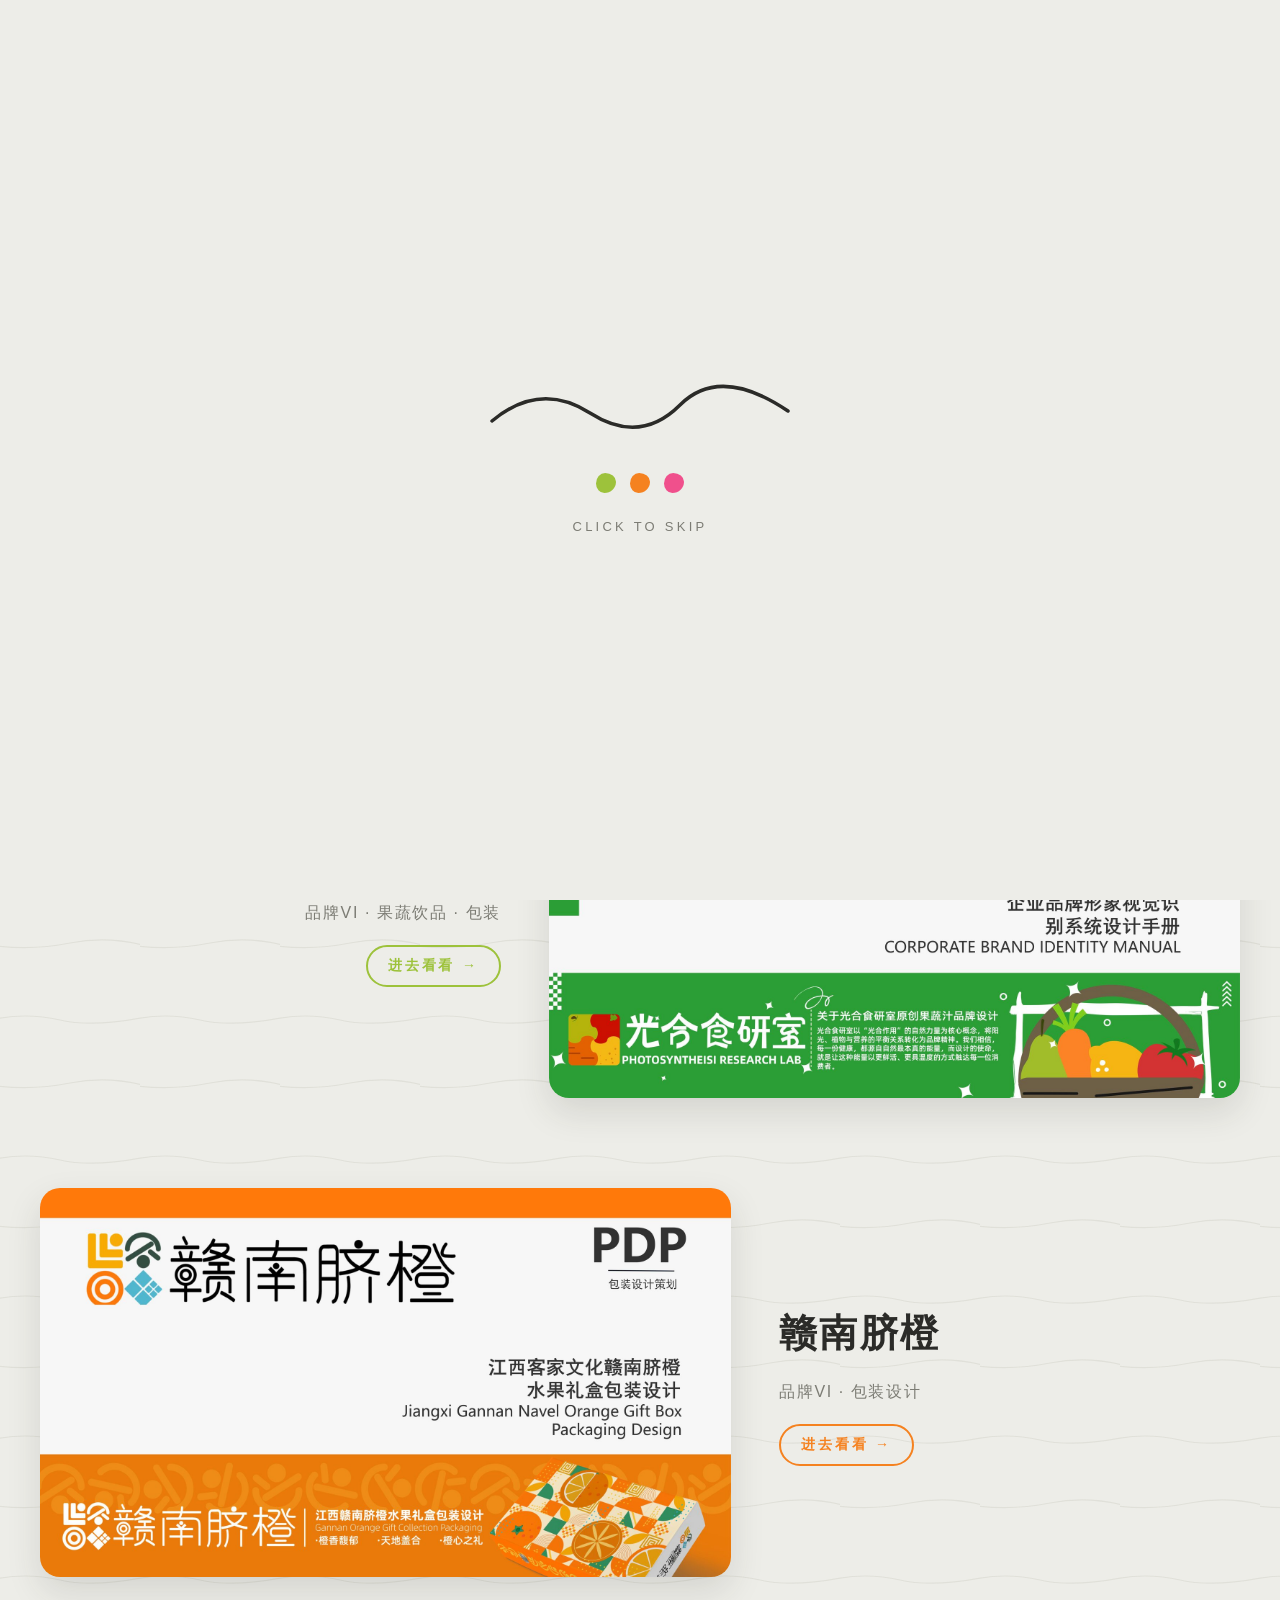
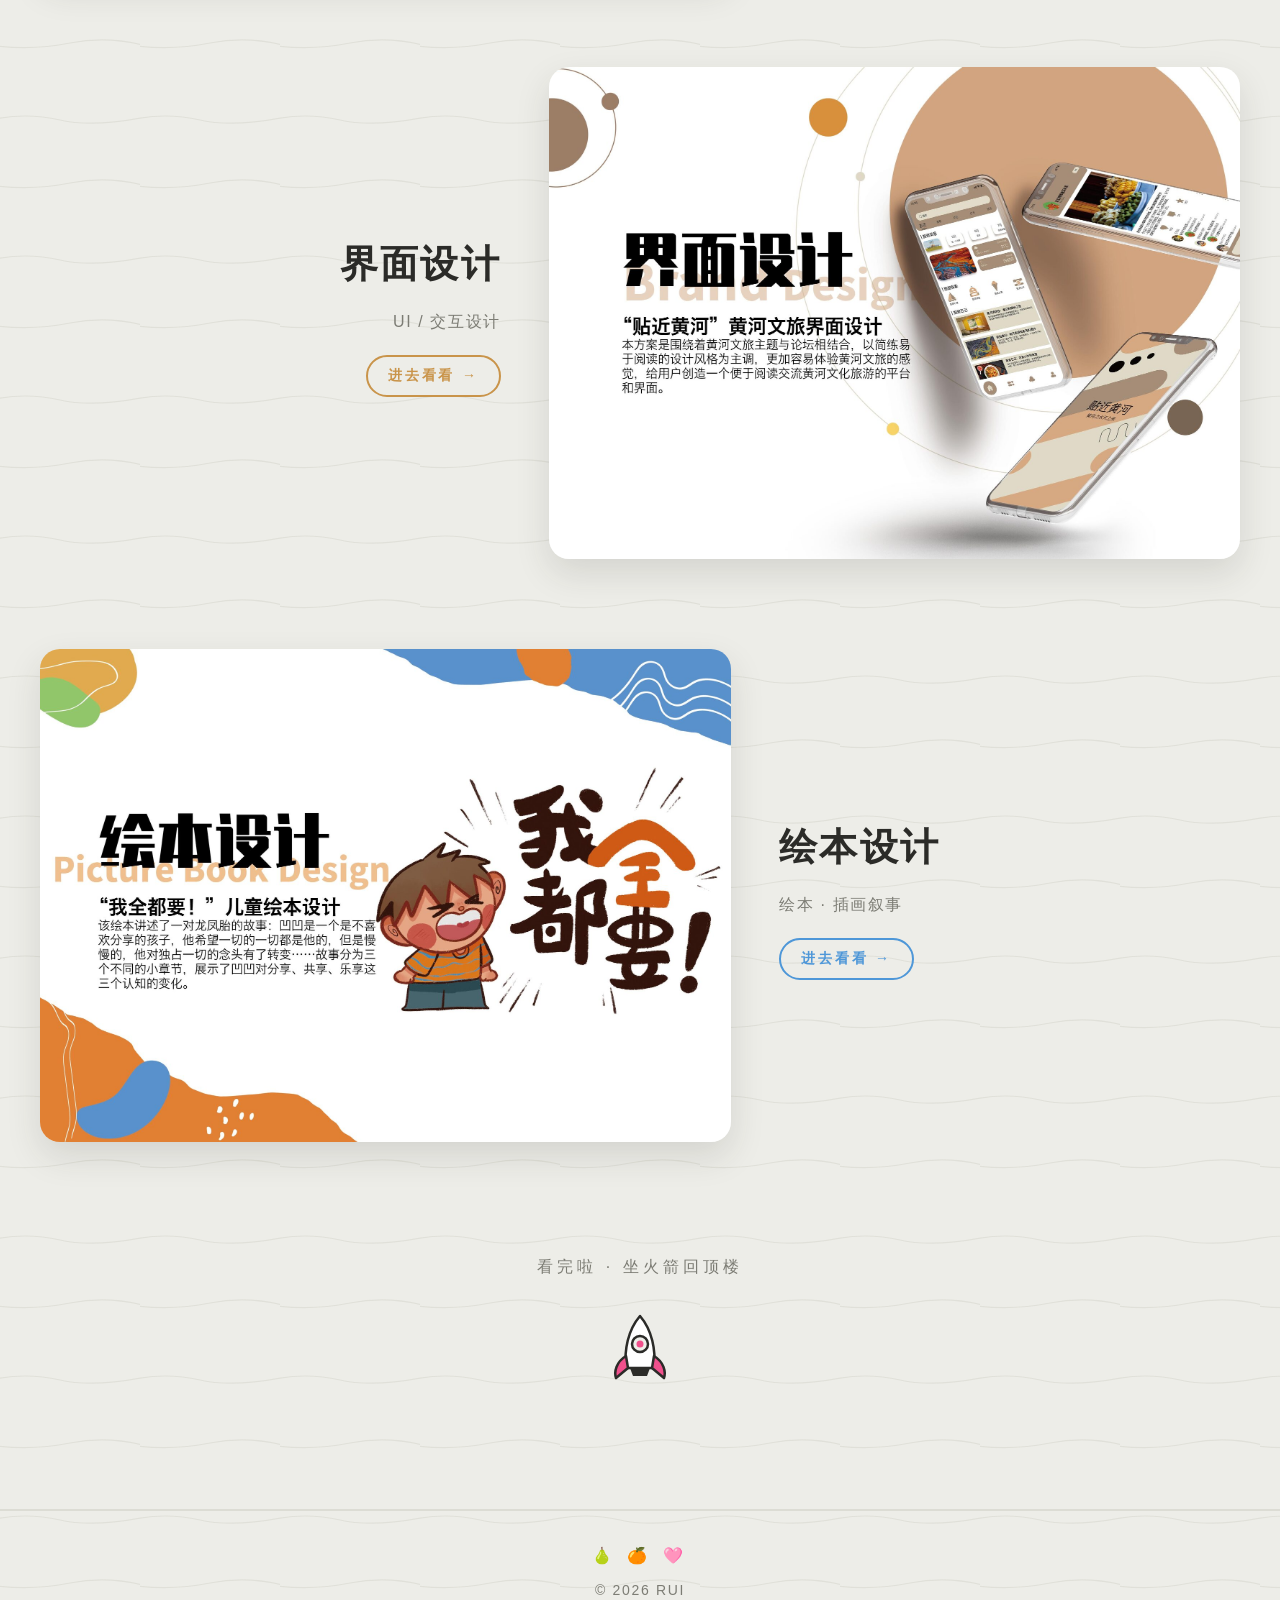
<file: site v6/index.html>
<!DOCTYPE html>
<html lang="zh-CN">
<head>
<meta charset="UTF-8">
<meta name="viewport" content="width=device-width, initial-scale=1.0">
<title>RUI · 作品集</title>
<meta name="description" content="视觉传达设计作品集 · 品牌VI · IP形象 · 插画">
<link rel="stylesheet" href="style.css">
</head>
<body>

<!-- ===== 开场3秒：铅笔画线 → 三颗颜色蹦出来 ===== -->
<div id="intro" title="点击跳过">
  <svg class="draw" width="320" height="90" viewBox="0 0 320 90" aria-hidden="true">
    <path d="M12 60 Q 60 20, 110 52 T 200 44 T 308 50"
          fill="none" stroke="#2B2B28" stroke-width="3.5" stroke-linecap="round"/>
  </svg>
  <div class="splash"><i></i><i></i><i></i></div>
  <div class="skip">CLICK TO SKIP</div>
</div>

<header class="top">
  <div class="top-inner">
    <a class="brand" href="index.html">RUI</a>
    <nav class="mainnav">
      <a href="index.html">作品
        <svg width="46" height="8" viewBox="0 0 46 8"><path d="M2 5 Q 12 2, 23 5 T 44 4" fill="none" stroke="currentColor" stroke-width="2.5" stroke-linecap="round"/></svg>
      </a>
      <a href="about.html">关于我
        <svg width="60" height="8" viewBox="0 0 60 8"><path d="M2 5 Q 16 2, 30 5 T 58 4" fill="none" stroke="currentColor" stroke-width="2.5" stroke-linecap="round"/></svg>
      </a>
      <a href="about.html#contact">联系
        <svg width="46" height="8" viewBox="0 0 46 8"><path d="M2 5 Q 12 2, 23 5 T 44 4" fill="none" stroke="currentColor" stroke-width="2.5" stroke-linecap="round"/></svg>
      </a>
    </nav>
  </div>
</header>

<main>
  <div class="works-open wrap">
    <p class="hi">WORKS · 往下滑，颜色会一个个亮起来</p>
  </div>

  <!-- ===== 六个作品长卷 ===== -->
  <div class="feed wrap">

    <!-- 01 五味宇宙 -->
    <a class="work w-pink" href="wuwei.html">
      <div class="shot">
        <img src="images/wuwei/00.jpg" alt="五味宇宙 品牌VI与IP形象设计" loading="lazy">
      </div>
      <div class="info">
        <h3>五味宇宙</h3>
        <div class="tagline">品牌VI · IP形象 · 味觉星球</div>
        <span class="chip">进去看看 →</span>
      </div>
    </a>

    <!-- 02 光合食研室 -->
    <a class="work w-pear" href="guanghe.html">
      <div class="shot">
        <img src="images/guanghe/00.jpg" alt="光合食研室 品牌VI与包装设计" loading="lazy">
      </div>
      <div class="info">
        <h3>光合食研室</h3>
        <div class="tagline">品牌VI · 果蔬饮品 · 包装</div>
        <span class="chip">进去看看 →</span>
      </div>
    </a>

    <!-- 03 赣南脐橙 -->
    <a class="work w-orange" href="qicheng.html">
      <div class="shot">
        <img src="images/qicheng/00.jpg" alt="赣南脐橙 品牌VI与包装设计" loading="lazy">
      </div>
      <div class="info">
        <h3>赣南脐橙</h3>
        <div class="tagline">品牌VI · 包装设计</div>
        <span class="chip">进去看看 →</span>
      </div>
    </a>

    <!-- 04 界面设计 -->
    <a class="work" style="--c:#C9944A" href="jiemian.html">
      <div class="shot">
        <img src="images/jiemian/00.jpg" alt="界面设计作品" loading="lazy">
      </div>
      <div class="info">
        <h3>界面设计</h3>
        <div class="tagline">UI / 交互设计</div>
        <span class="chip">进去看看 →</span>
      </div>
    </a>

    <!-- 05 绘本设计 -->
    <a class="work" style="--c:#4E97D8" href="huiben.html">
      <div class="shot">
        <img src="images/huiben/00.jpg" alt="绘本设计作品" loading="lazy">
      </div>
      <div class="info">
        <h3>绘本设计</h3>
        <div class="tagline">绘本 · 插画叙事</div>
        <span class="chip">进去看看 →</span>
      </div>
    </a>

  </div>

  <!-- ===== 火箭发射台 ===== -->
  <div class="launchpad">
    <p>看完啦 · 坐火箭回顶楼</p>
    <button id="rocket" aria-label="回到顶部">
      <svg width="72" height="96" viewBox="0 0 72 96" aria-hidden="true">
        <!-- 箭身 -->
        <path d="M36 6 C 48 20, 52 40, 50 58 L 22 58 C 20 40, 24 20, 36 6 Z"
              fill="#fff" stroke="#2B2B28" stroke-width="2.5" stroke-linejoin="round"/>
        <!-- 舷窗 -->
        <circle cx="36" cy="34" r="8" fill="#EDEDE8" stroke="#2B2B28" stroke-width="2.5"/>
        <circle cx="36" cy="34" r="3.5" fill="#F0508C"/>
        <!-- 左右尾翼 -->
        <path d="M22 46 C 12 52, 10 62, 12 68 L 24 58 Z" fill="#F0508C" stroke="#2B2B28" stroke-width="2.5" stroke-linejoin="round"/>
        <path d="M50 46 C 60 52, 62 62, 60 68 L 48 58 Z" fill="#F0508C" stroke="#2B2B28" stroke-width="2.5" stroke-linejoin="round"/>
        <!-- 底座 -->
        <path d="M26 58 L 46 58 L 43 66 L 29 66 Z" fill="#2B2B28"/>
        <!-- 火焰 -->
        <g class="flame">
          <path d="M36 68 C 41 74, 41 80, 36 88 C 31 80, 31 74, 36 68 Z" fill="#F58220"/>
          <path d="M36 70 C 39 74, 39 78, 36 83 C 33 78, 33 74, 36 70 Z" fill="#E8B33D"/>
        </g>
      </svg>
    </button>
  </div>
</main>

<footer class="foot">
  <div class="fruits">🍐 🍊 🩷</div>
  <div>© 2026 RUI</div>
</footer>

<script>
// ---- 开场动画：3秒或点击跳过，同一次访问只播一次 ----
(function () {
  var intro = document.getElementById('intro');
  if (sessionStorage.getItem('introPlayed')) {
    intro.style.display = 'none';
    return;
  }
  var close = function () {
    intro.classList.add('done');
    sessionStorage.setItem('introPlayed', '1');
  };
  setTimeout(close, 3000);
  intro.addEventListener('click', close);
})();

// ---- 滚动显现：一个一个亮起来 ----
(function () {
  var items = document.querySelectorAll('.work');
  if (!('IntersectionObserver' in window)) {
    items.forEach(function (el) { el.classList.add('show'); });
    return;
  }
  var io = new IntersectionObserver(function (entries) {
    entries.forEach(function (e) {
      if (e.isIntersecting) { e.target.classList.add('show'); io.unobserve(e.target); }
    });
  }, { threshold: 0.18 });
  items.forEach(function (el) { io.observe(el); });
})();

// ---- 火箭：点火→升空→回到顶部 ----
(function () {
  var r = document.getElementById('rocket');
  r.addEventListener('click', function () {
    if (r.classList.contains('fly')) return;
    r.classList.add('fly');
    setTimeout(function () { window.scrollTo({ top: 0, behavior: 'smooth' }); }, 550);
    setTimeout(function () { r.classList.remove('fly'); }, 1600);
  });
})();
</script>

</body>
</html>
</file>
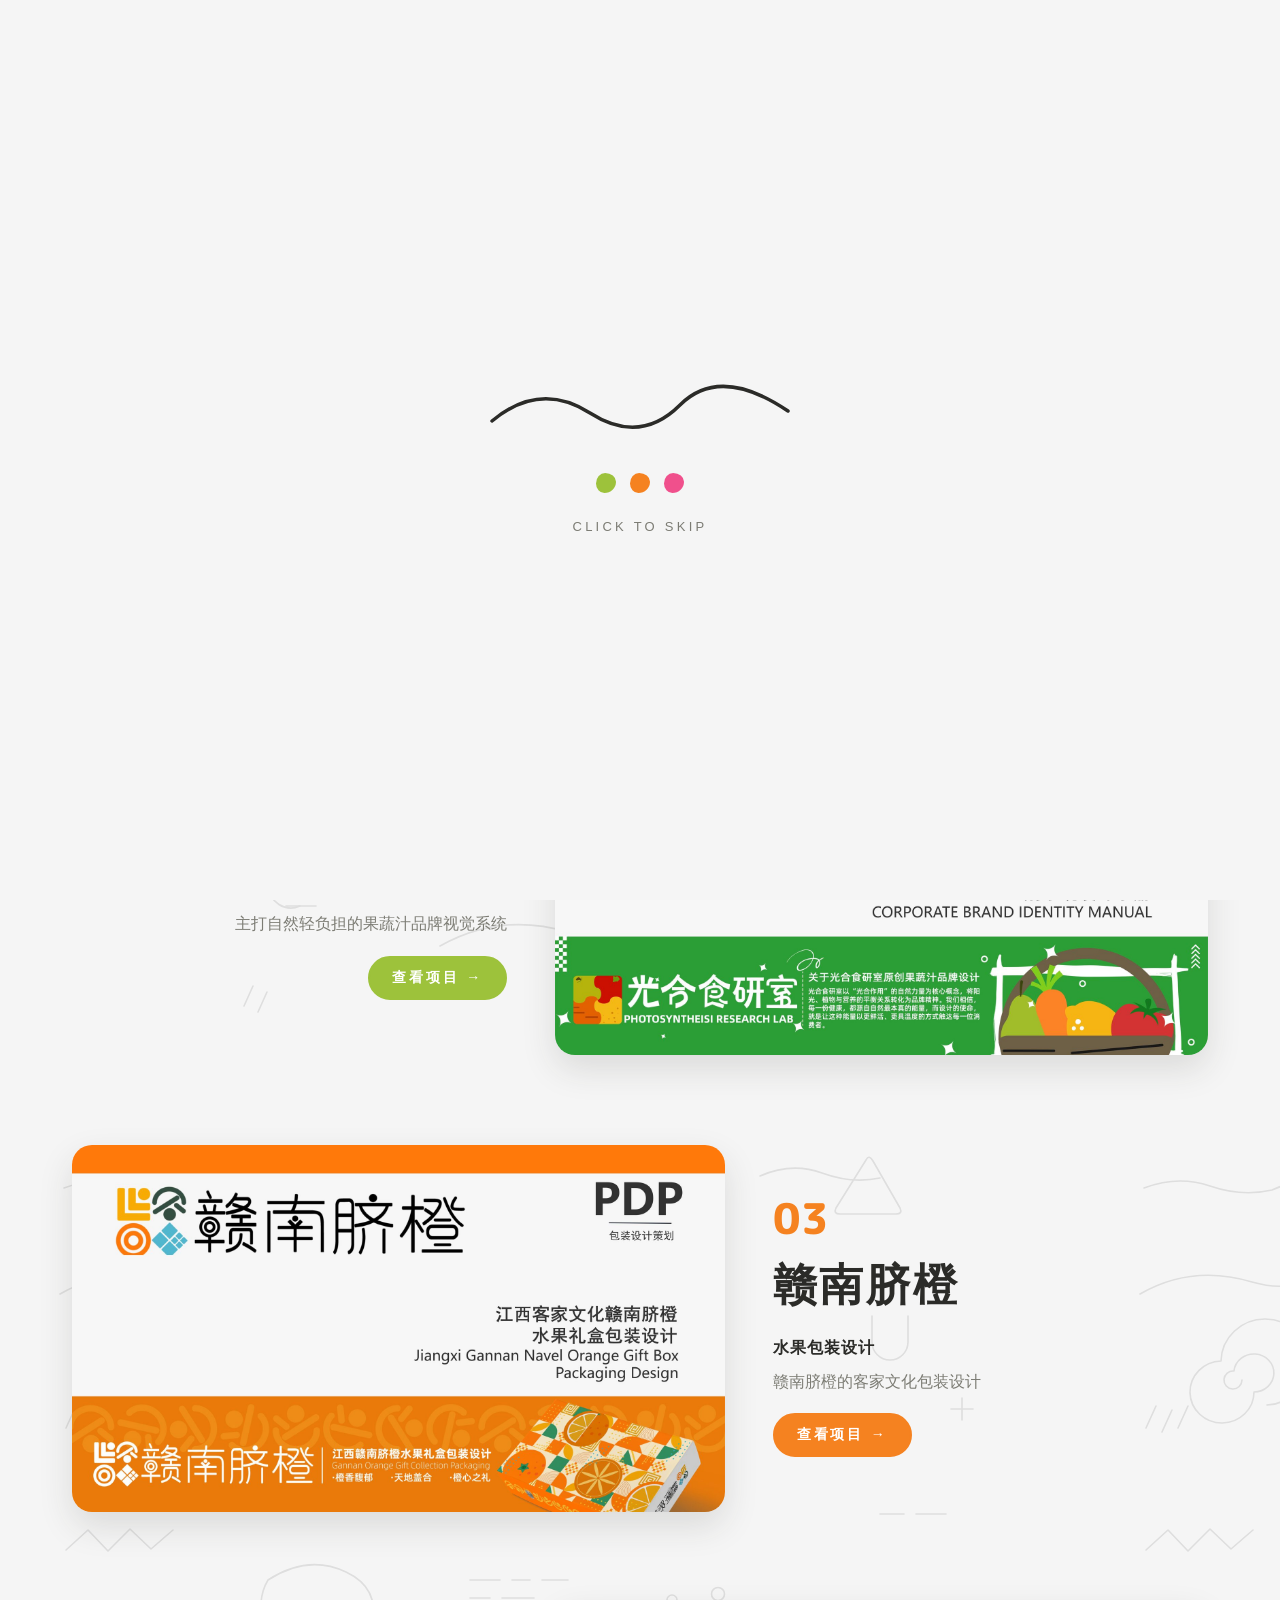
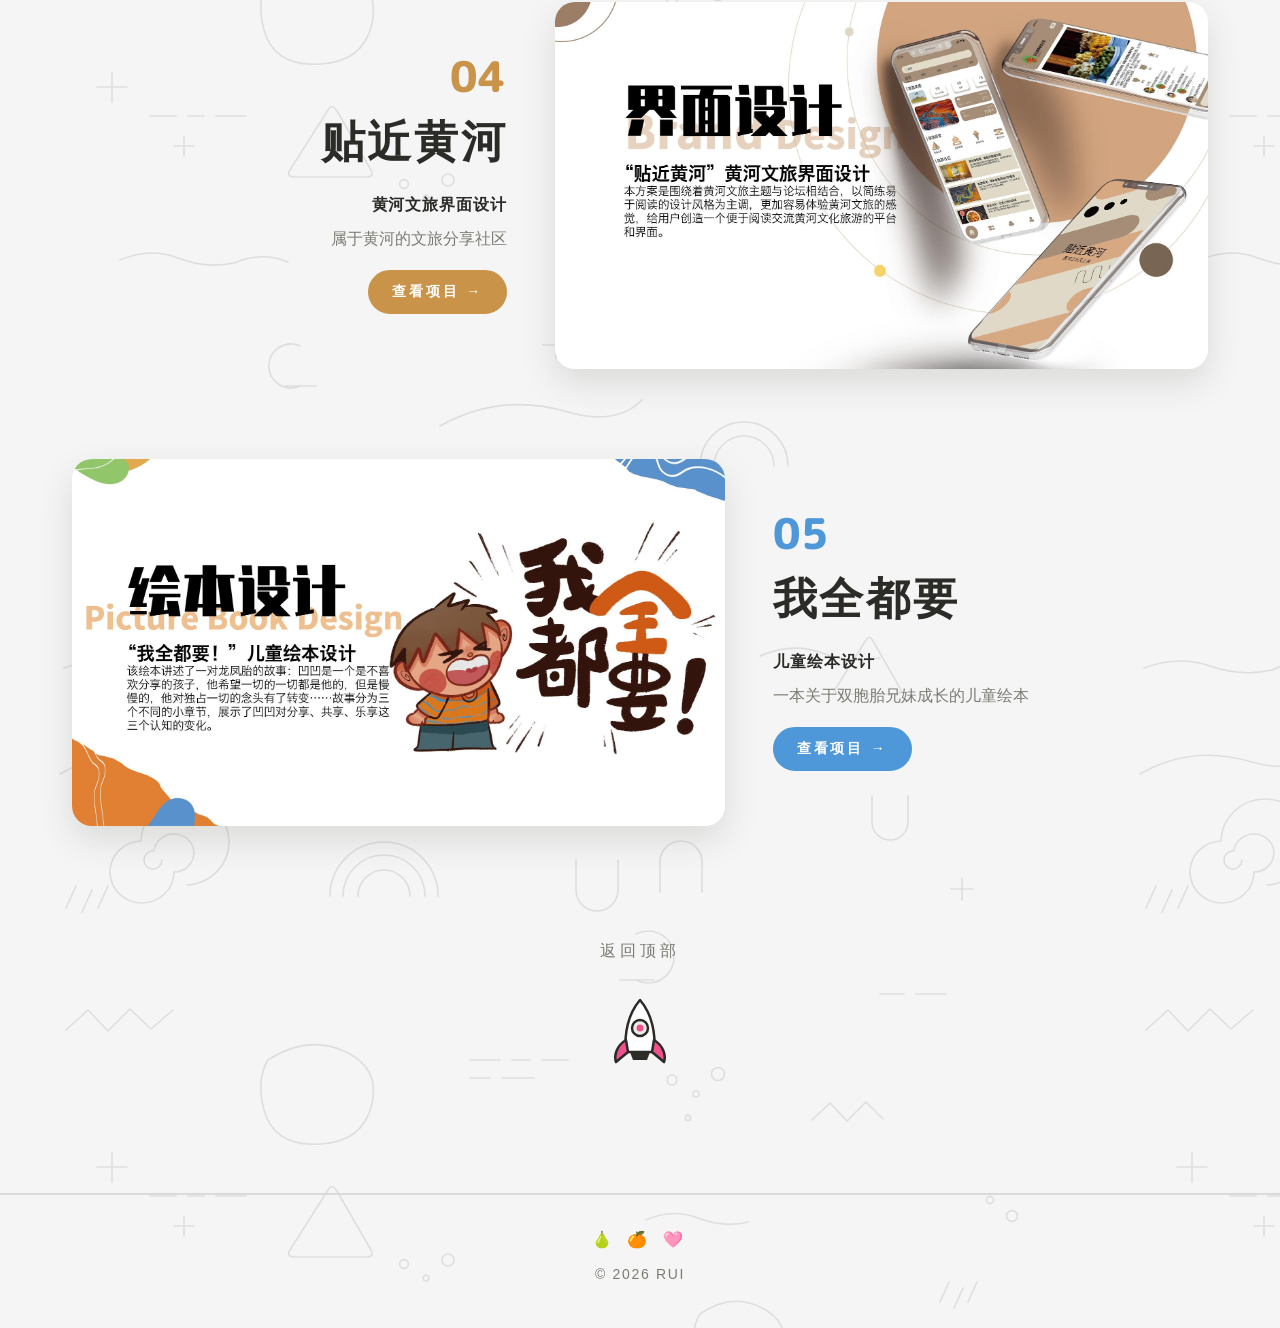
<file: site/index.html>
<!DOCTYPE html>
<html lang="zh-CN">
<head>
<meta charset="UTF-8">
<meta name="viewport" content="width=device-width, initial-scale=1.0">
<title>RUI · 作品集</title>
<meta name="description" content="视觉传达设计作品集 · 品牌VI · IP形象 · 插画">
<link rel="stylesheet" href="style.css">
</head>
<body>

<!-- ===== 开场3秒：铅笔画线 → 三颗颜色蹦出来 ===== -->
<div id="intro" title="点击跳过">
  <svg class="draw" width="320" height="90" viewBox="0 0 320 90" aria-hidden="true">
    <path d="M12 60 Q 60 20, 110 52 T 200 44 T 308 50"
          fill="none" stroke="#2B2B28" stroke-width="3.5" stroke-linecap="round"/>
  </svg>
  <div class="splash"><i></i><i></i><i></i></div>
  <div class="skip">CLICK TO SKIP</div>
</div>

<header class="top">
  <div class="top-inner">
    <a class="brand" href="index.html">RUI</a>
    <nav class="mainnav">
      <a href="index.html">作品
        <svg width="46" height="8" viewBox="0 0 46 8"><path d="M2 5 Q 12 2, 23 5 T 44 4" fill="none" stroke="currentColor" stroke-width="2.5" stroke-linecap="round"/></svg>
      </a>
      <a href="about.html">关于我
        <svg width="60" height="8" viewBox="0 0 60 8"><path d="M2 5 Q 16 2, 30 5 T 58 4" fill="none" stroke="currentColor" stroke-width="2.5" stroke-linecap="round"/></svg>
      </a>
      <a href="about.html#contact">联系
        <svg width="46" height="8" viewBox="0 0 46 8"><path d="M2 5 Q 12 2, 23 5 T 44 4" fill="none" stroke="currentColor" stroke-width="2.5" stroke-linecap="round"/></svg>
      </a>
    </nav>
  </div>
</header>

<main>
  <div class="works-open wrap">
    <p class="hi">WORKS</p>
  </div>

  <!-- ===== 六个作品长卷 ===== -->
  <div class="feed wrap">

    <!-- 01 五味宇宙 -->
    <a class="work w-pink" href="wuwei.html">
      <div class="shot">
        <img src="images/wuwei/00.jpg" alt="五味宇宙 味觉IP形象设计" loading="lazy">
      </div>
      <div class="info">
        <h3>五味宇宙</h3>
        <div class="tagline">味觉IP形象设计</div>
        <p class="brief">以酸甜苦辣咸为原型的味觉角色与品牌系统</p>
        <span class="chip">查看项目 →</span>
      </div>
    </a>

    <!-- 02 光合食研室 -->
    <a class="work w-pear" href="guanghe.html">
      <div class="shot">
        <img src="images/guanghe/00.jpg" alt="光合食研室 果蔬汁品牌设计" loading="lazy">
      </div>
      <div class="info">
        <h3>光合食研室</h3>
        <div class="tagline">果蔬汁品牌设计</div>
        <p class="brief">主打自然轻负担的果蔬汁品牌视觉系统</p>
        <span class="chip">查看项目 →</span>
      </div>
    </a>

    <!-- 03 赣南脐橙 -->
    <a class="work w-orange" href="qicheng.html">
      <div class="shot">
        <img src="images/qicheng/00.jpg" alt="赣南脐橙 水果包装设计" loading="lazy">
      </div>
      <div class="info">
        <h3>赣南脐橙</h3>
        <div class="tagline">水果包装设计</div>
        <p class="brief">赣南脐橙的客家文化包装设计</p>
        <span class="chip">查看项目 →</span>
      </div>
    </a>

    <!-- 04 贴近黄河 -->
    <a class="work" style="--c:#C9944A" href="jiemian.html">
      <div class="shot">
        <img src="images/jiemian/00.jpg" alt="贴近黄河 黄河文旅界面设计" loading="lazy">
      </div>
      <div class="info">
        <h3>贴近黄河</h3>
        <div class="tagline">黄河文旅界面设计</div>
        <p class="brief">属于黄河的文旅分享社区</p>
        <span class="chip">查看项目 →</span>
      </div>
    </a>

    <!-- 05 我全都要 -->
    <a class="work" style="--c:#4E97D8" href="huiben.html">
      <div class="shot">
        <img src="images/huiben/00.jpg" alt="我全都要 儿童绘本设计" loading="lazy">
      </div>
      <div class="info">
        <h3>我全都要</h3>
        <div class="tagline">儿童绘本设计</div>
        <p class="brief">一本关于双胞胎兄妹成长的儿童绘本</p>
        <span class="chip">查看项目 →</span>
      </div>
    </a>

  </div>

  <!-- ===== 火箭发射台 ===== -->
  <div class="launchpad">
    <p>返回顶部</p>
    <button id="rocket" aria-label="回到顶部">
      <svg width="72" height="96" viewBox="0 0 72 96" aria-hidden="true">
        <!-- 箭身 -->
        <path d="M36 6 C 48 20, 52 40, 50 58 L 22 58 C 20 40, 24 20, 36 6 Z"
              fill="#fff" stroke="#2B2B28" stroke-width="2.5" stroke-linejoin="round"/>
        <!-- 舷窗 -->
        <circle cx="36" cy="34" r="8" fill="#EDEDE8" stroke="#2B2B28" stroke-width="2.5"/>
        <circle cx="36" cy="34" r="3.5" fill="#F0508C"/>
        <!-- 左右尾翼 -->
        <path d="M22 46 C 12 52, 10 62, 12 68 L 24 58 Z" fill="#F0508C" stroke="#2B2B28" stroke-width="2.5" stroke-linejoin="round"/>
        <path d="M50 46 C 60 52, 62 62, 60 68 L 48 58 Z" fill="#F0508C" stroke="#2B2B28" stroke-width="2.5" stroke-linejoin="round"/>
        <!-- 底座 -->
        <path d="M26 58 L 46 58 L 43 66 L 29 66 Z" fill="#2B2B28"/>
        <!-- 火焰 -->
        <g class="flame">
          <path d="M36 68 C 41 74, 41 80, 36 88 C 31 80, 31 74, 36 68 Z" fill="#F58220"/>
          <path d="M36 70 C 39 74, 39 78, 36 83 C 33 78, 33 74, 36 70 Z" fill="#E8B33D"/>
        </g>
      </svg>
    </button>
  </div>
</main>

<footer class="foot">
  <div class="fruits">🍐 🍊 🩷</div>
  <div>© 2026 RUI</div>
</footer>

<script>
// ---- 开场动画：3秒或点击跳过，同一次访问只播一次 ----
(function () {
  var intro = document.getElementById('intro');
  if (sessionStorage.getItem('introPlayed')) {
    intro.style.display = 'none';
    return;
  }
  var close = function () {
    intro.classList.add('done');
    sessionStorage.setItem('introPlayed', '1');
  };
  setTimeout(close, 3000);
  intro.addEventListener('click', close);
})();

// ---- 滚动显现：一个一个亮起来 ----
(function () {
  var items = document.querySelectorAll('.work');
  if (!('IntersectionObserver' in window)) {
    items.forEach(function (el) { el.classList.add('show'); });
    return;
  }
  var io = new IntersectionObserver(function (entries) {
    entries.forEach(function (e) {
      if (e.isIntersecting) { e.target.classList.add('show'); io.unobserve(e.target); }
    });
  }, { threshold: 0.18 });
  items.forEach(function (el) { io.observe(el); });
})();

// ---- 火箭：点火→升空→回到顶部 ----
(function () {
  var r = document.getElementById('rocket');
  r.addEventListener('click', function () {
    if (r.classList.contains('fly')) return;
    r.classList.add('fly');
    setTimeout(function () { window.scrollTo({ top: 0, behavior: 'smooth' }); }, 550);
    setTimeout(function () { r.classList.remove('fly'); }, 1600);
  });
})();
</script>

</body>
</html>
</file>
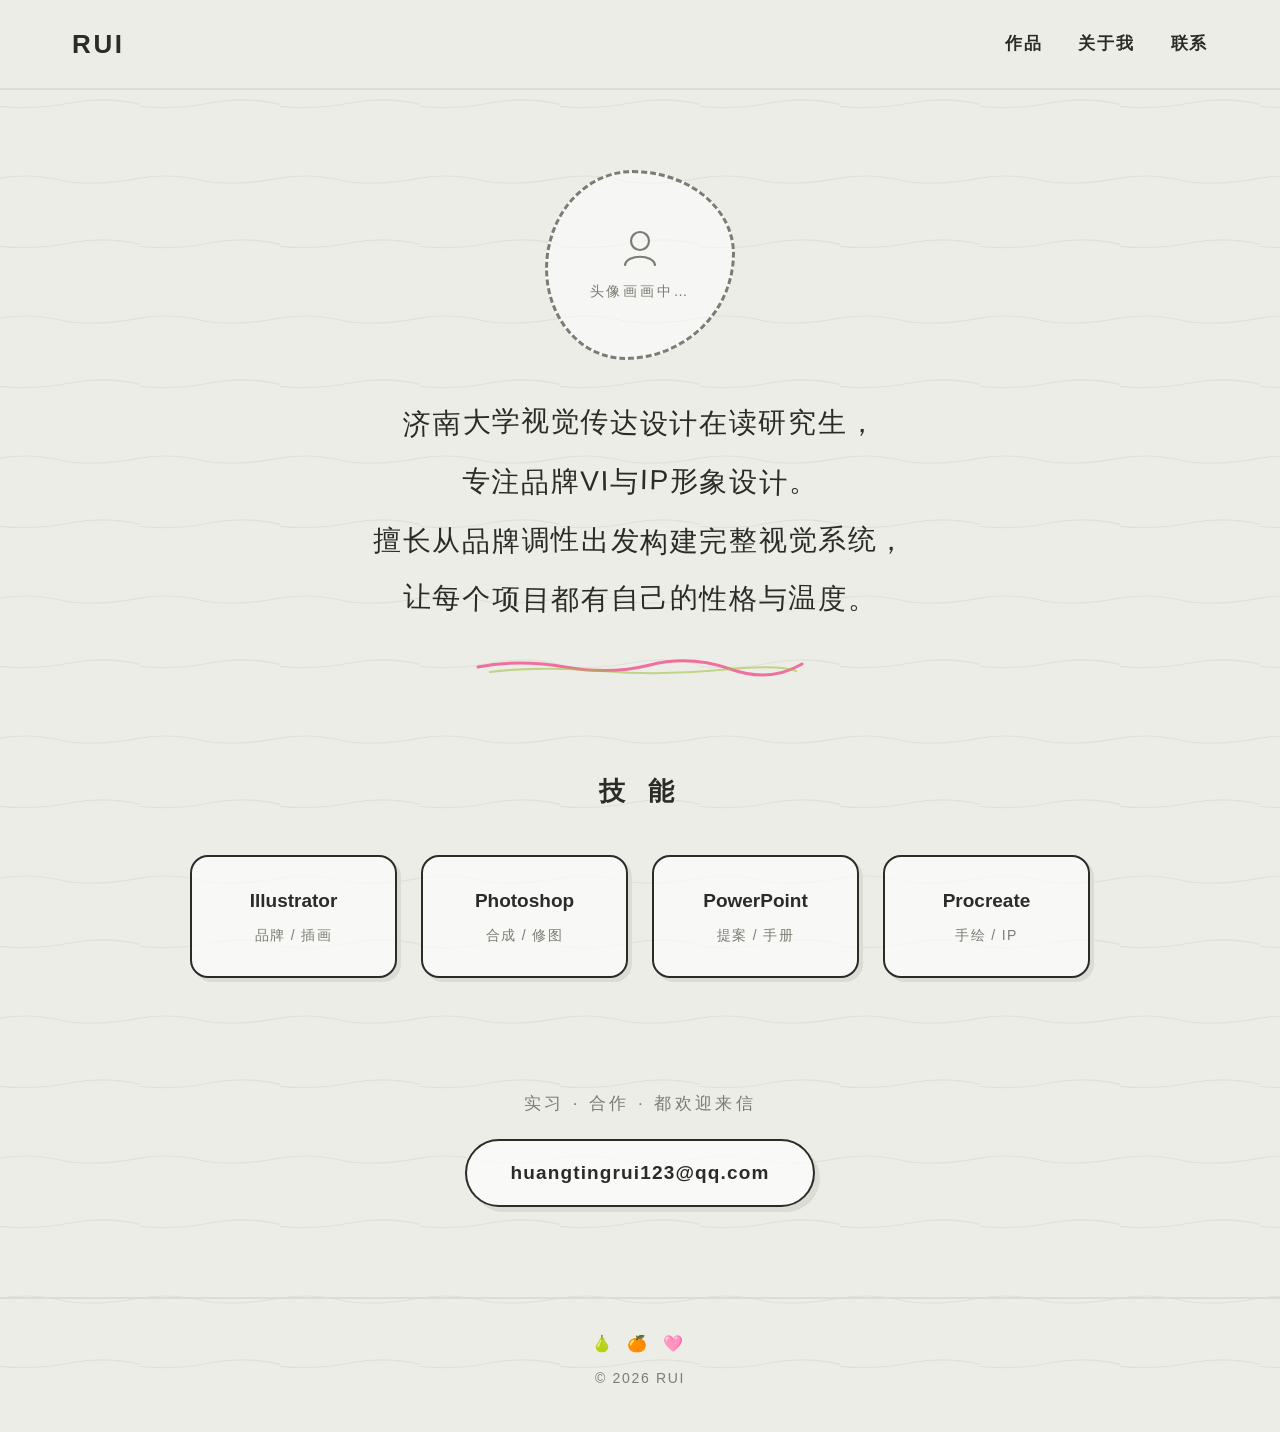
<file: site v6/about.html>
<!DOCTYPE html>
<html lang="zh-CN">
<head>
<meta charset="UTF-8">
<meta name="viewport" content="width=device-width, initial-scale=1.0">
<title>关于我 · RUI</title>
<link rel="stylesheet" href="style.css">
</head>
<body>

<header class="top">
  <div class="top-inner">
    <a class="brand" href="index.html">RUI</a>
    <nav class="mainnav">
      <a href="index.html">作品
        <svg width="46" height="8" viewBox="0 0 46 8"><path d="M2 5 Q 12 2, 23 5 T 44 4" fill="none" stroke="currentColor" stroke-width="2.5" stroke-linecap="round"/></svg>
      </a>
      <a href="about.html">关于我
        <svg width="60" height="8" viewBox="0 0 60 8"><path d="M2 5 Q 16 2, 30 5 T 58 4" fill="none" stroke="currentColor" stroke-width="2.5" stroke-linecap="round"/></svg>
      </a>
      <a href="#contact">联系
        <svg width="46" height="8" viewBox="0 0 46 8"><path d="M2 5 Q 12 2, 23 5 T 44 4" fill="none" stroke="currentColor" stroke-width="2.5" stroke-linecap="round"/></svg>
      </a>
    </nav>
  </div>
</header>

<main>
  <section class="about-hero wrap">

    <!-- 头像框：这里以后换成大王亲手画的小人 -->
    <div class="avatar-slot" title="预留：手绘头像">
      <svg width="46" height="46" viewBox="0 0 46 46" aria-hidden="true">
        <circle cx="23" cy="16" r="9" fill="none" stroke="currentColor" stroke-width="2.2"/>
        <path d="M8 40 C 10 29, 36 29, 38 40" fill="none" stroke="currentColor" stroke-width="2.2" stroke-linecap="round"/>
      </svg>
      <span>头像画画中…</span>
    </div>

    <!-- 逐词hover变色加粗，每个词一点点歪 -->
    <p class="about-intro">
      <span class="w" style="--hc:#F0508C; --tilt:-1.5deg">济南大学</span><span class="w" style="--hc:#9DC23B; --tilt:1deg">视觉传达设计</span><span class="w" style="--hc:#F58220; --tilt:-.5deg">在读研究生</span><span class="w" style="--tilt:.8deg">，</span><br>
      <span class="w" style="--hc:#5B9BD5; --tilt:1.2deg">专注</span><span class="w" style="--hc:#F0508C; --tilt:-1deg">品牌VI</span><span class="w" style="--tilt:.5deg">与</span><span class="w" style="--hc:#9179C9; --tilt:1.5deg">IP形象设计</span><span class="w" style="--tilt:-.6deg">。</span><br>
      <span class="w" style="--hc:#F58220; --tilt:.6deg">擅长从</span><span class="w" style="--hc:#9DC23B; --tilt:-1.2deg">品牌调性</span><span class="w" style="--hc:#E8B33D; --tilt:.9deg">出发</span><span class="w" style="--hc:#5B9BD5; --tilt:-.8deg">构建完整视觉系统</span><span class="w" style="--tilt:.4deg">，</span><br>
      <span class="w" style="--hc:#F0508C; --tilt:1.3deg">让每个项目</span><span class="w" style="--hc:#F58220; --tilt:-1deg">都有自己的</span><span class="w" style="--hc:#9DC23B; --tilt:.7deg">性格</span><span class="w" style="--tilt:-.4deg">与</span><span class="w" style="--hc:#F0508C; --tilt:1.1deg">温度</span><span class="w" style="--tilt:.5deg">。</span>
    </p>

    <!-- 涂鸦下划线 -->
    <svg class="about-doodleline" width="340" height="22" viewBox="0 0 340 22" aria-hidden="true">
      <path d="M8 12 Q 50 4, 95 12 T 180 10 T 260 14 T 332 9"
            fill="none" stroke="#F0508C" stroke-width="3" stroke-linecap="round" opacity=".8"/>
      <path d="M20 17 Q 70 11, 130 16 T 250 15 T 326 16"
            fill="none" stroke="#9DC23B" stroke-width="2.2" stroke-linecap="round" opacity=".55"/>
    </svg>
  </section>

  <!-- 技能在下面 -->
  <section class="skills wrap">
    <h2>技 能</h2>
    <div class="skill-row">
      <div class="skill" style="--sc:#F0508C"><b>Illustrator</b><span>品牌 / 插画</span></div>
      <div class="skill" style="--sc:#9DC23B"><b>Photoshop</b><span>合成 / 修图</span></div>
      <div class="skill" style="--sc:#F58220"><b>PowerPoint</b><span>提案 / 手册</span></div>
      <div class="skill" style="--sc:#9179C9"><b>Procreate</b><span>手绘 / IP</span></div>
    </div>
  </section>

  <section class="contact-strip" id="contact">
    <p>实习 · 合作 · 都欢迎来信</p>
    <a class="mailbtn" href="mailto:huangtingrui123@qq.com">huangtingrui123@qq.com</a>
  </section>
</main>

<footer class="foot">
  <div class="fruits">🍐 🍊 🩷</div>
  <div>© 2026 RUI</div>
</footer>

</body>
</html>
</file>
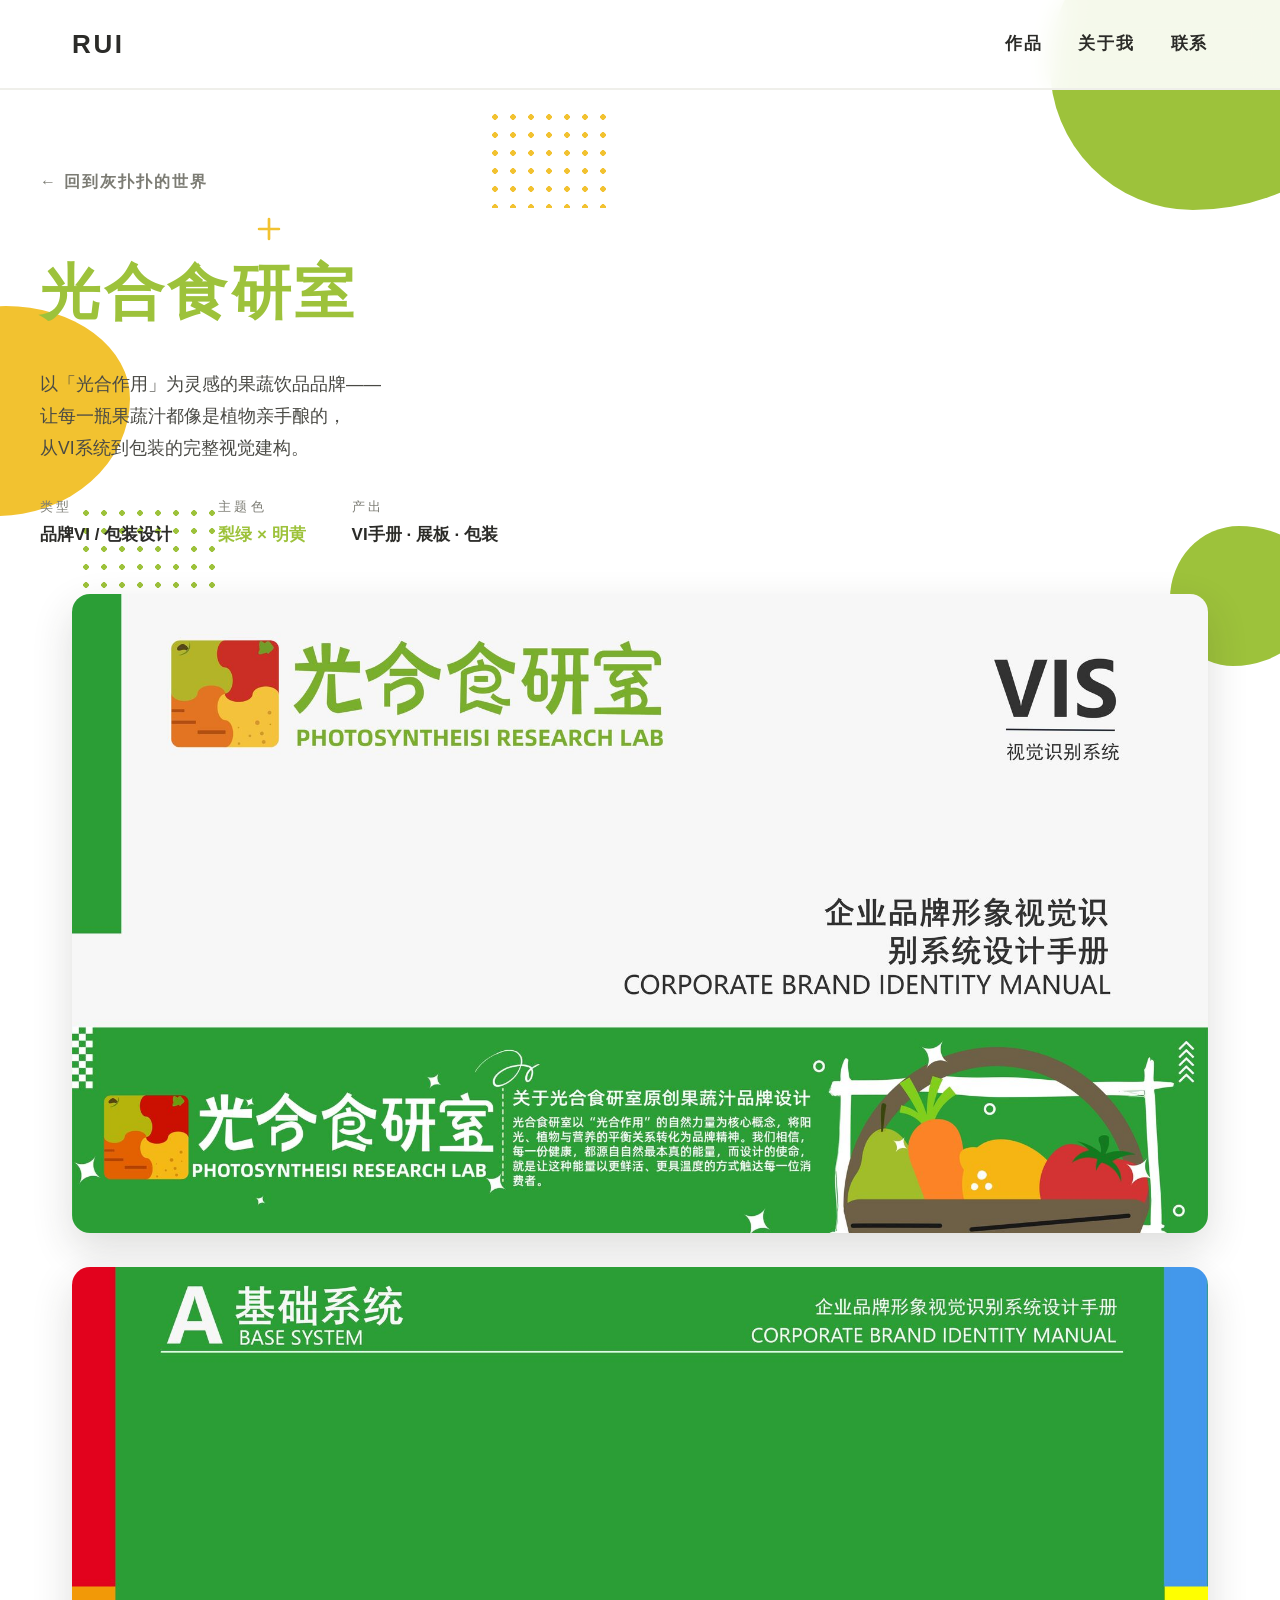
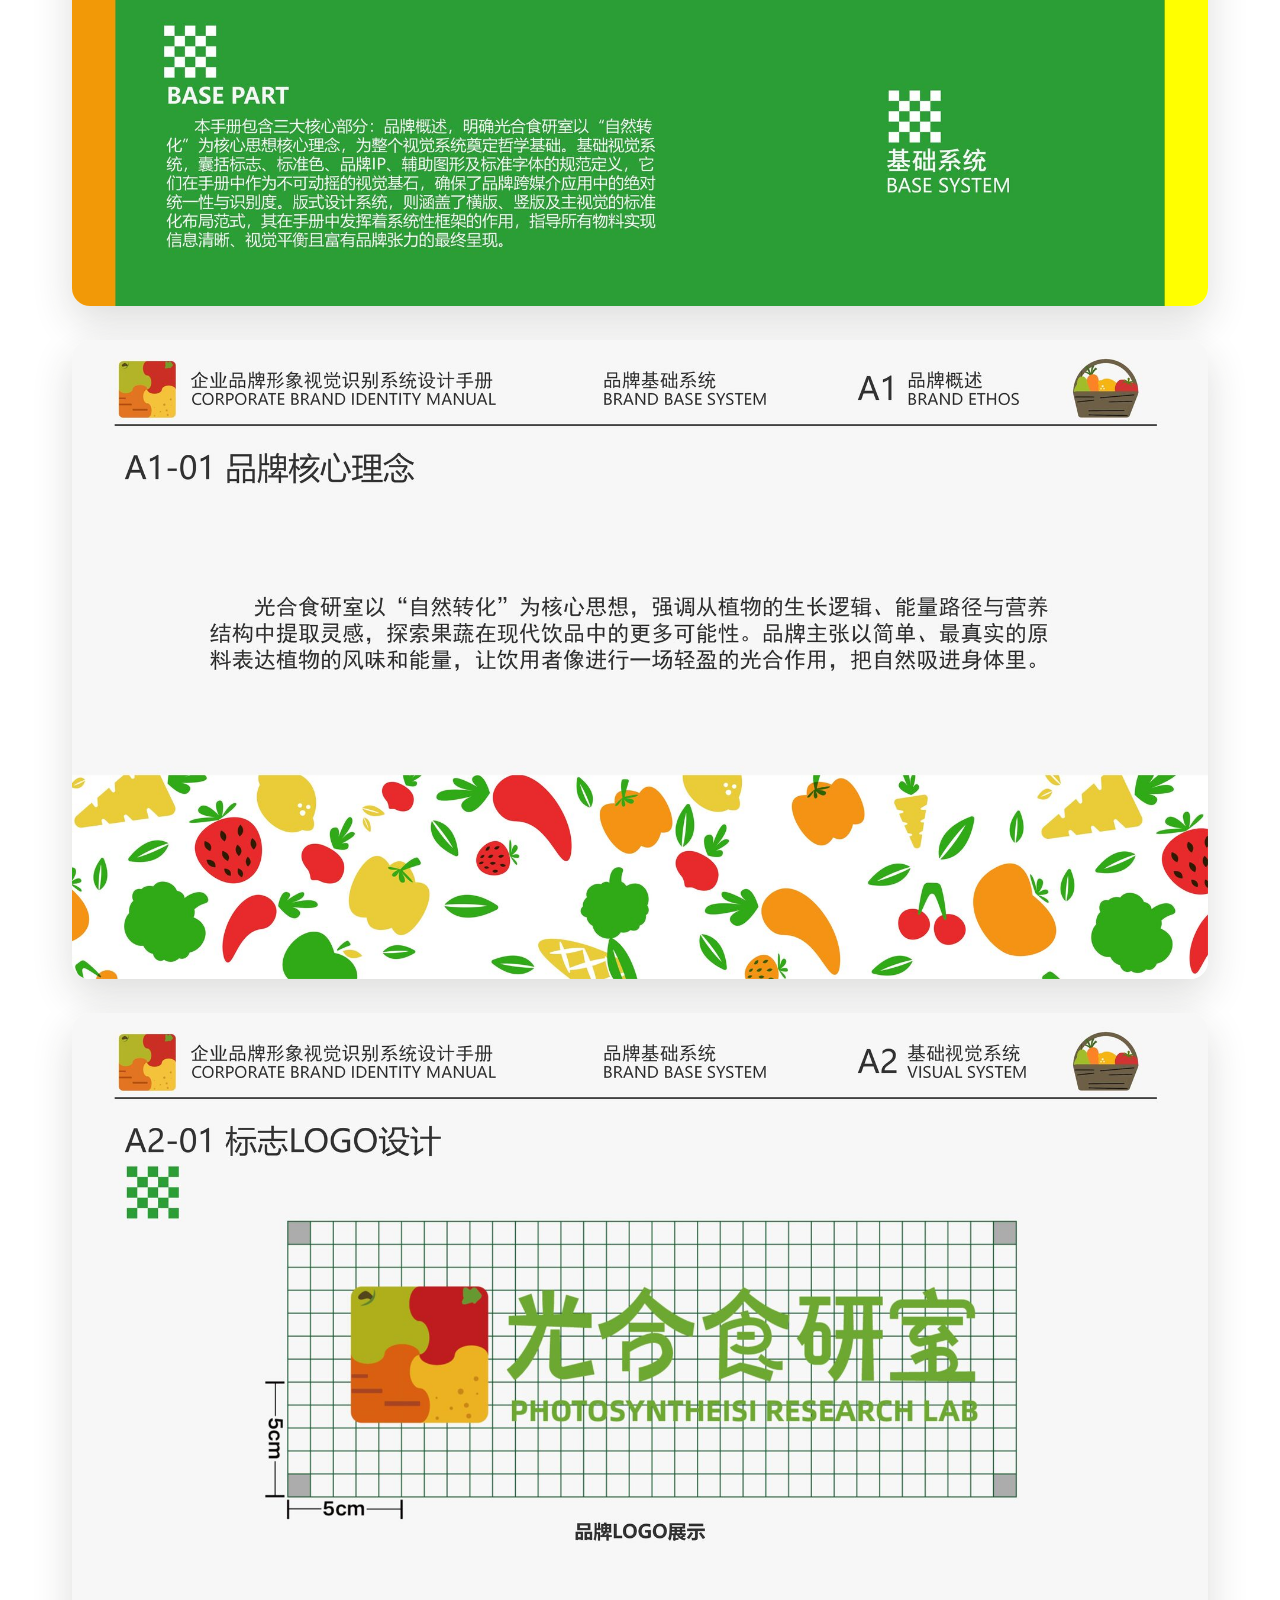
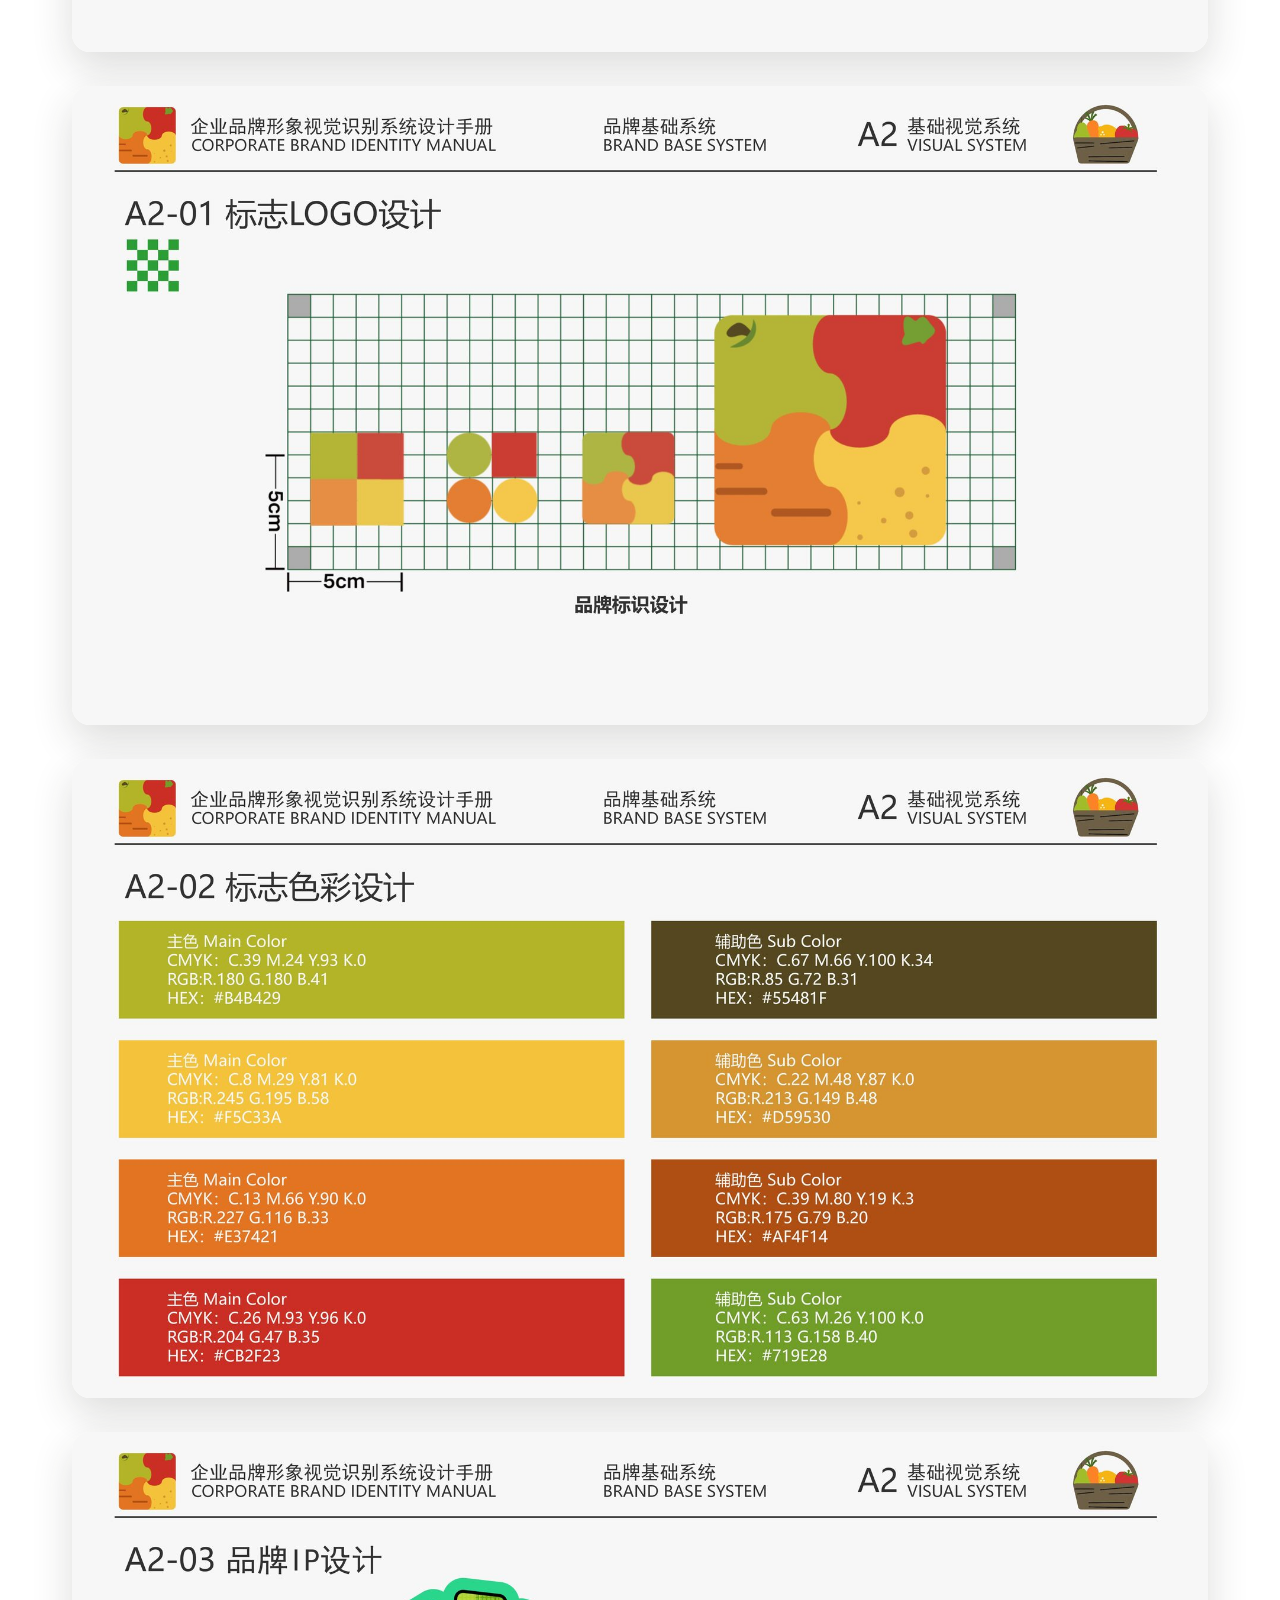
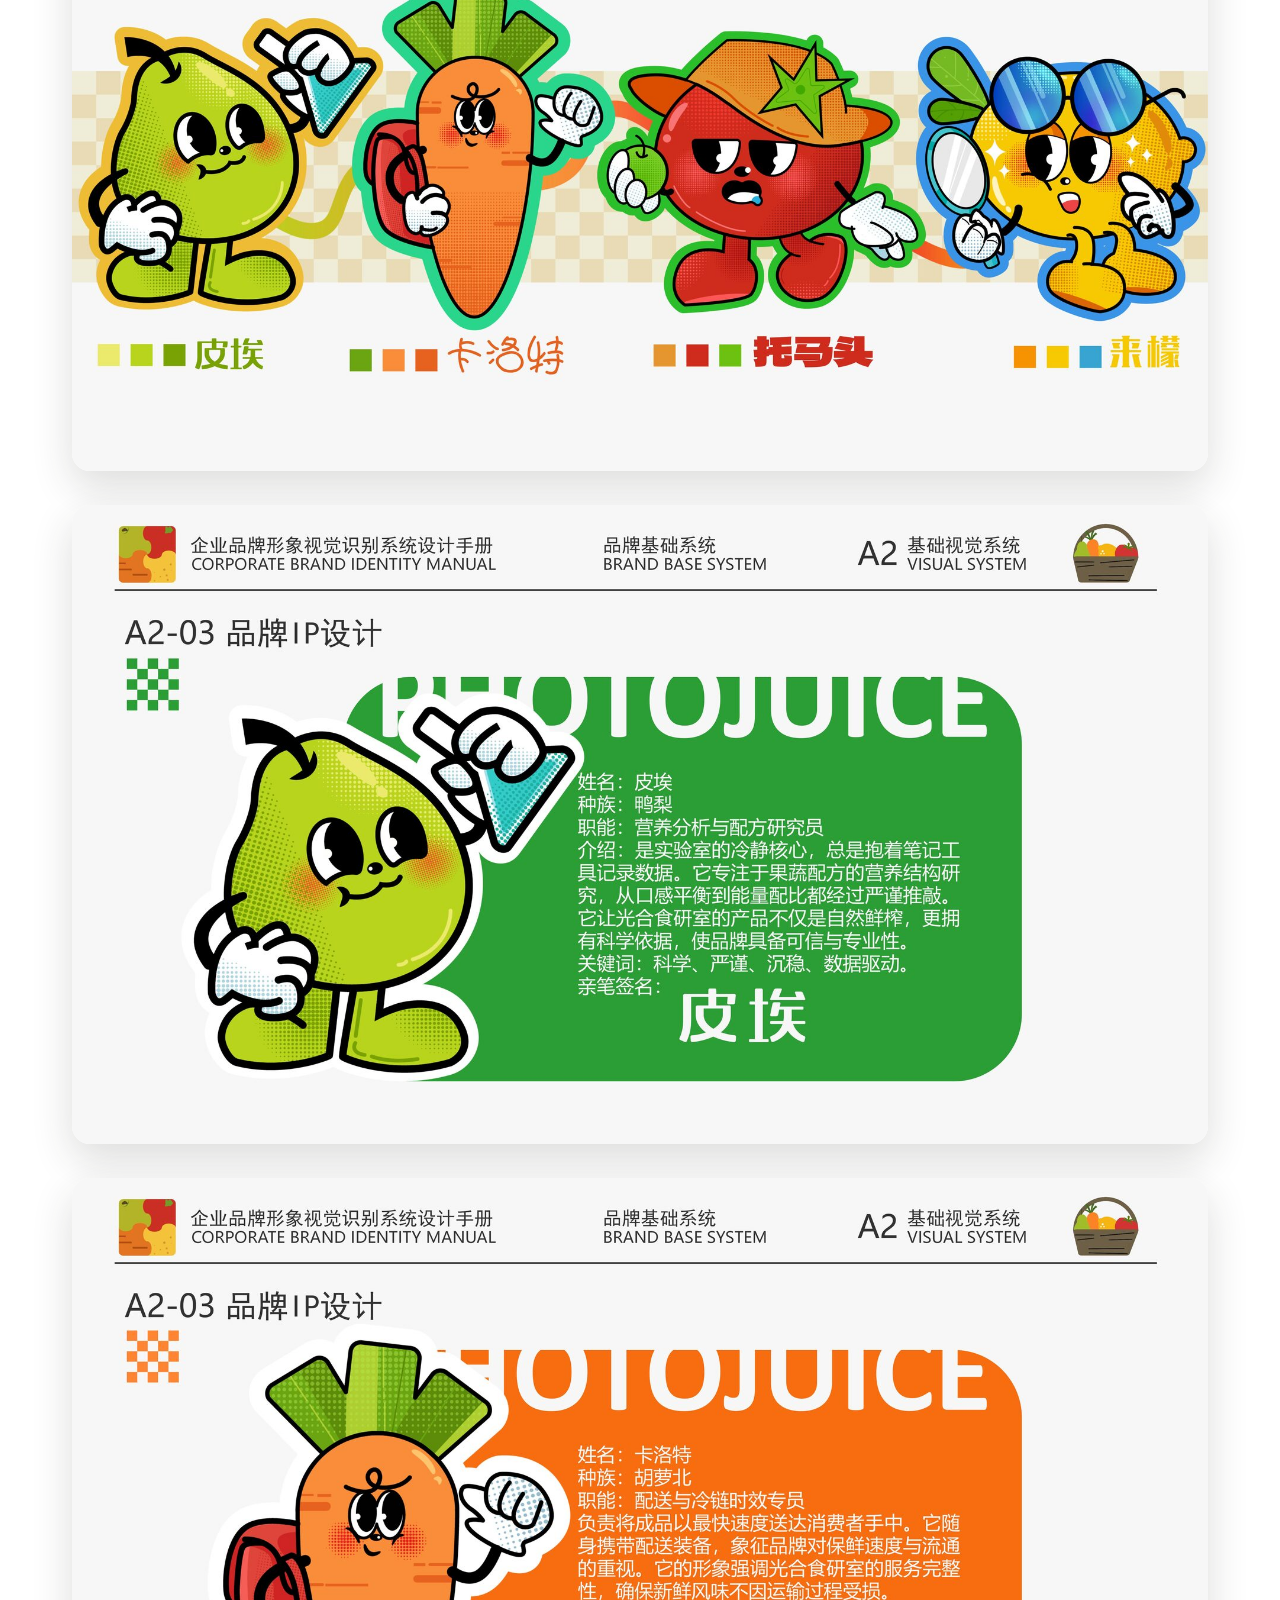
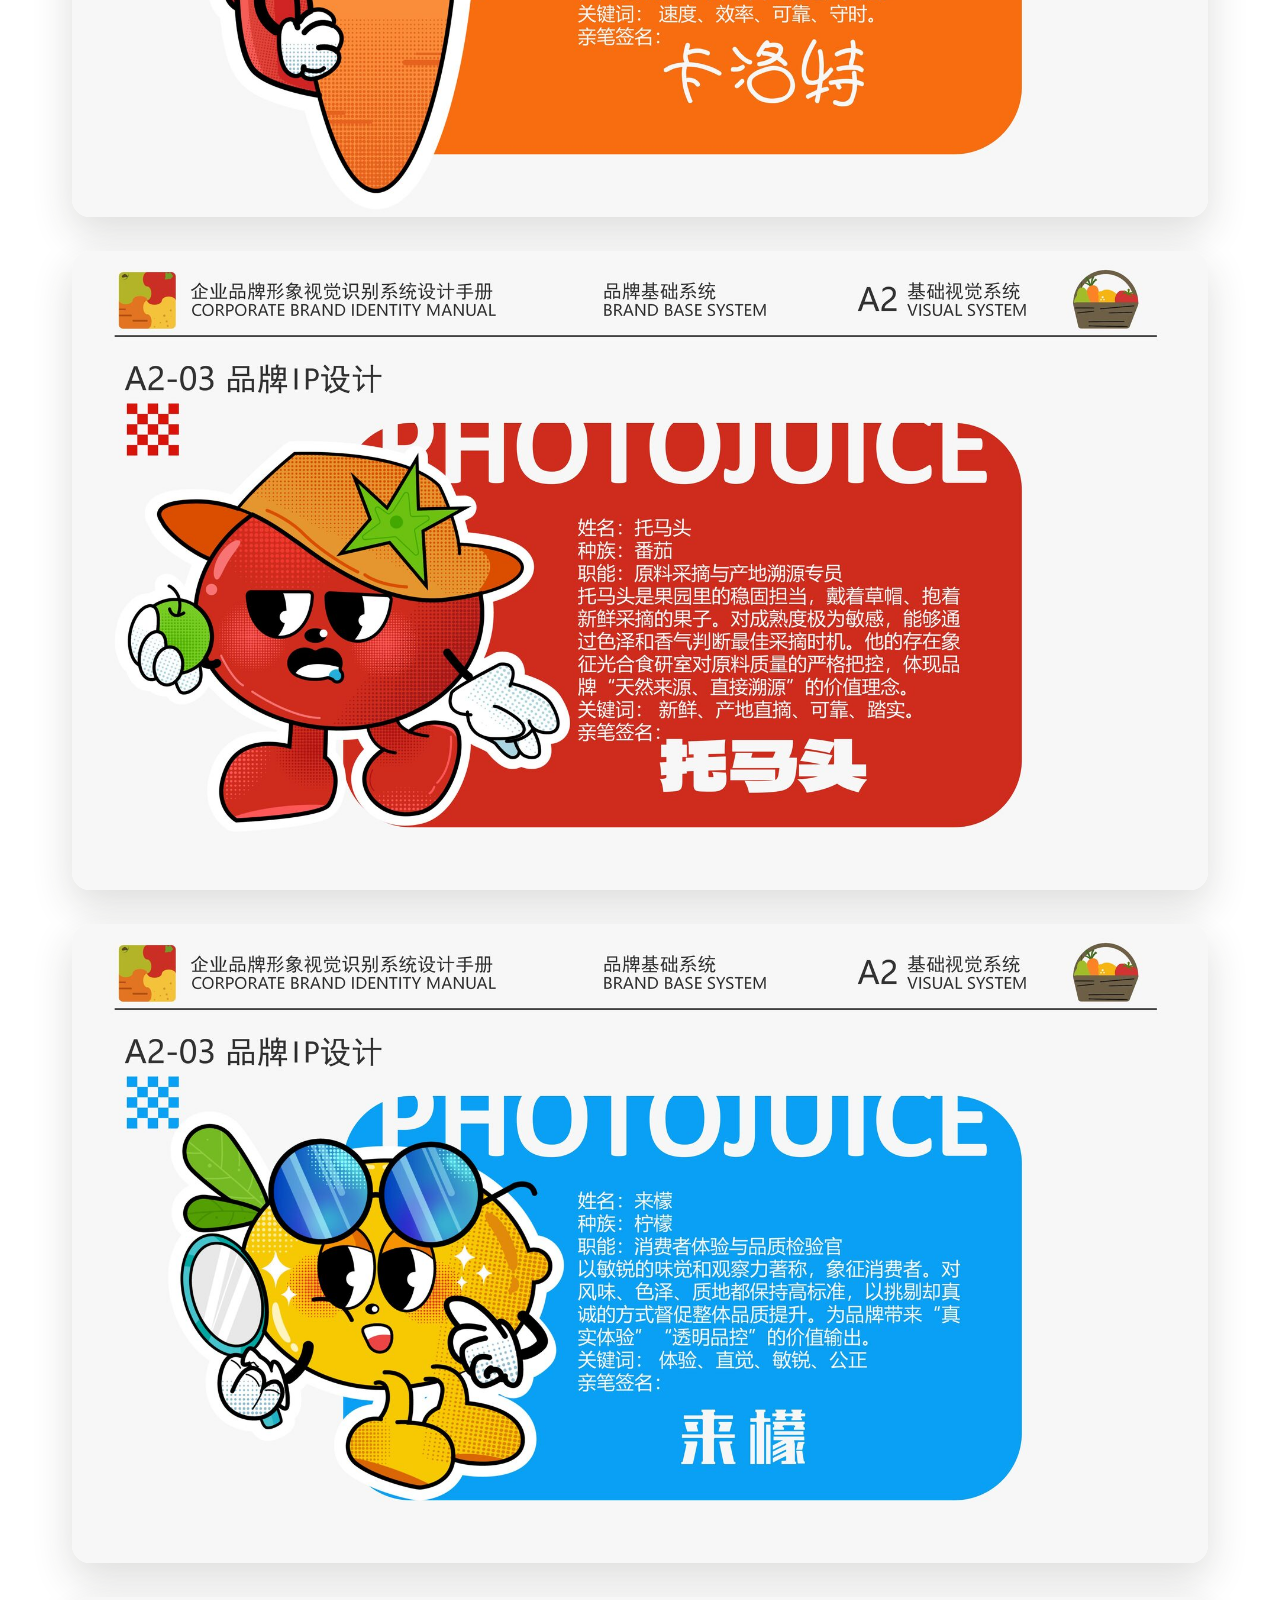
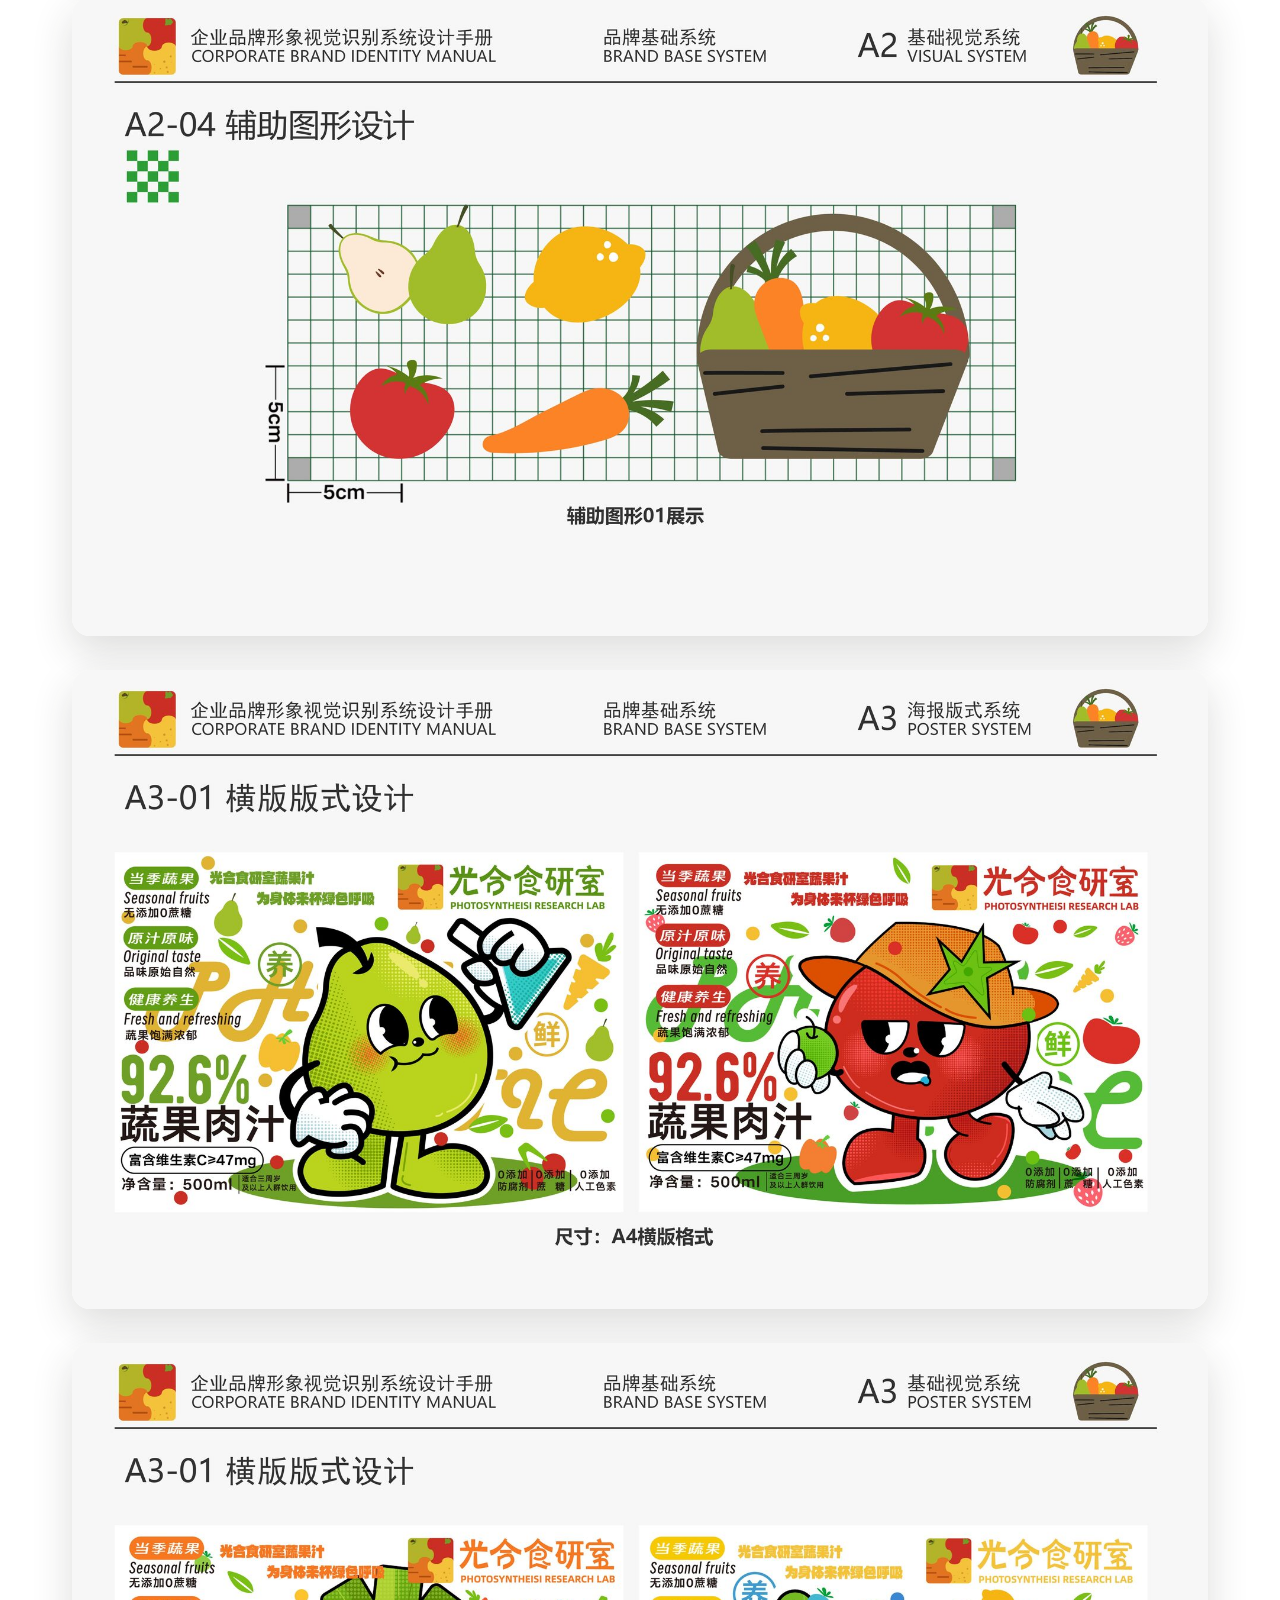
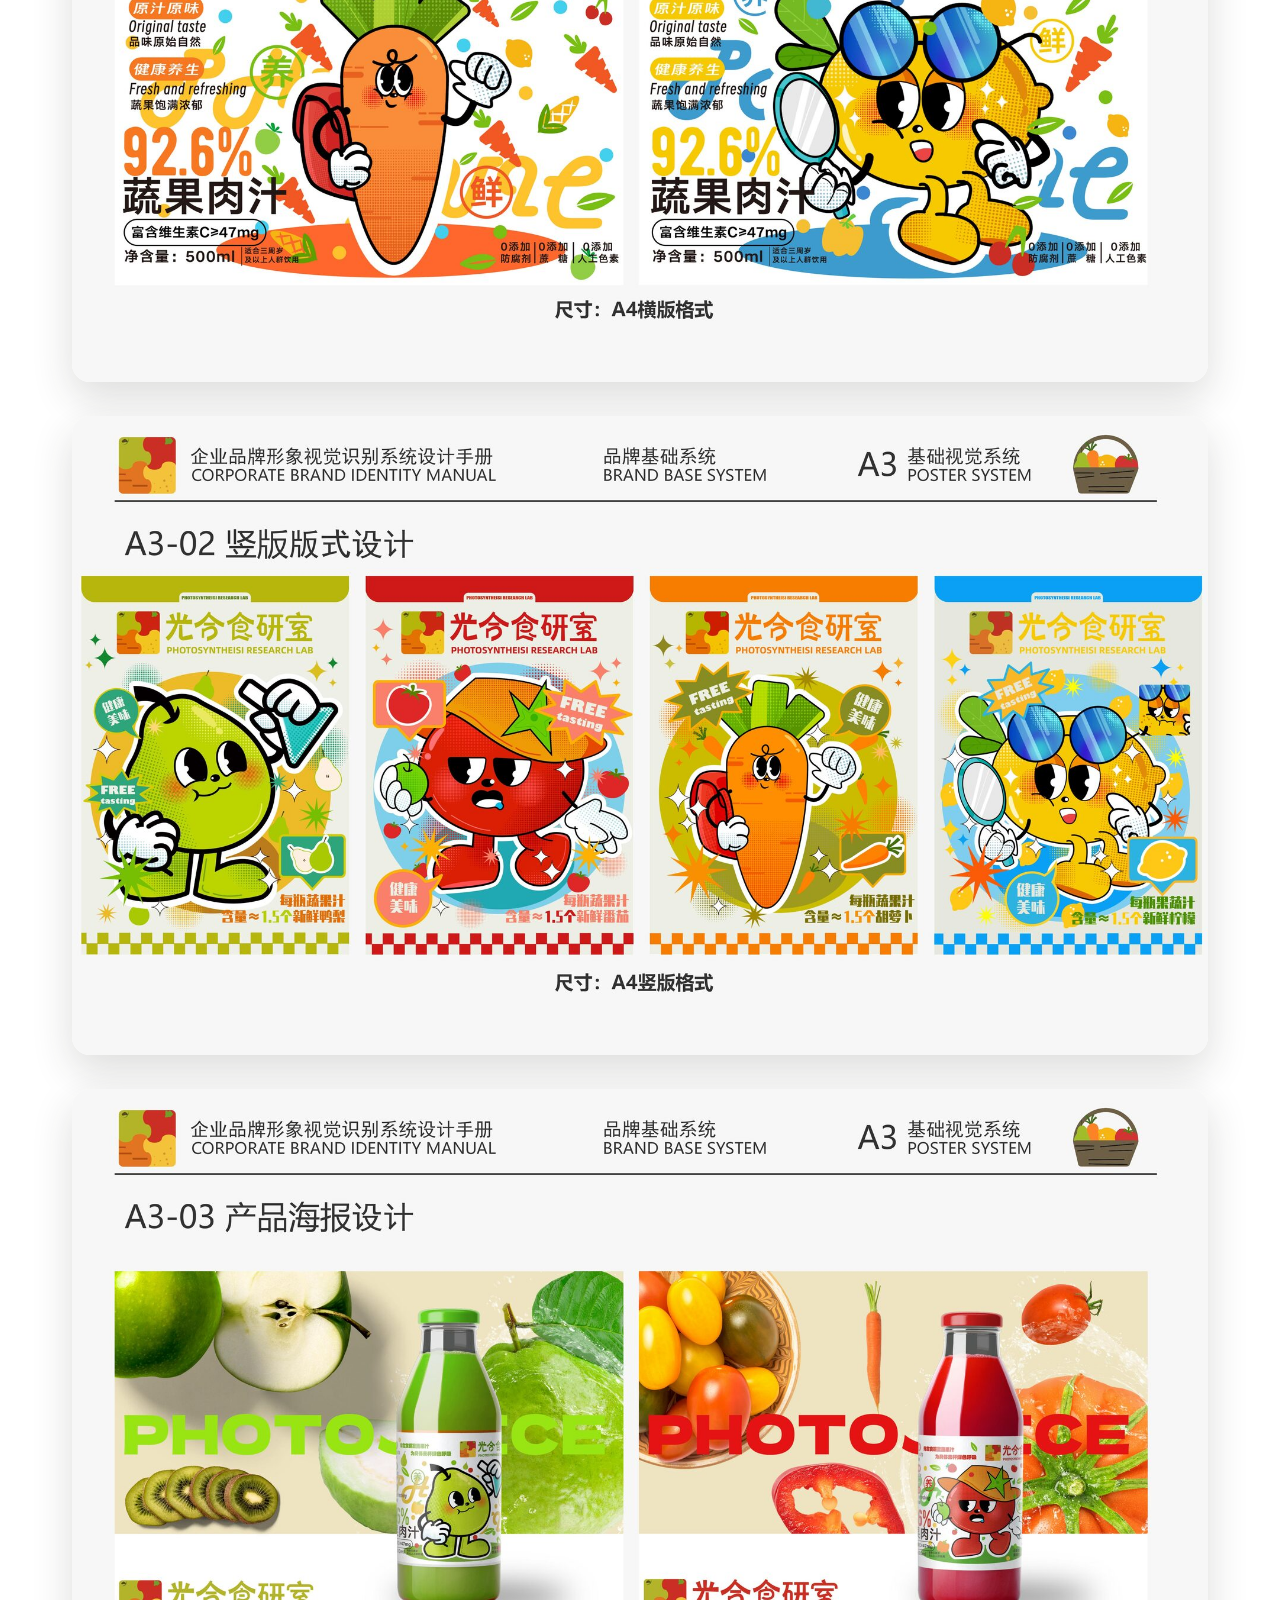
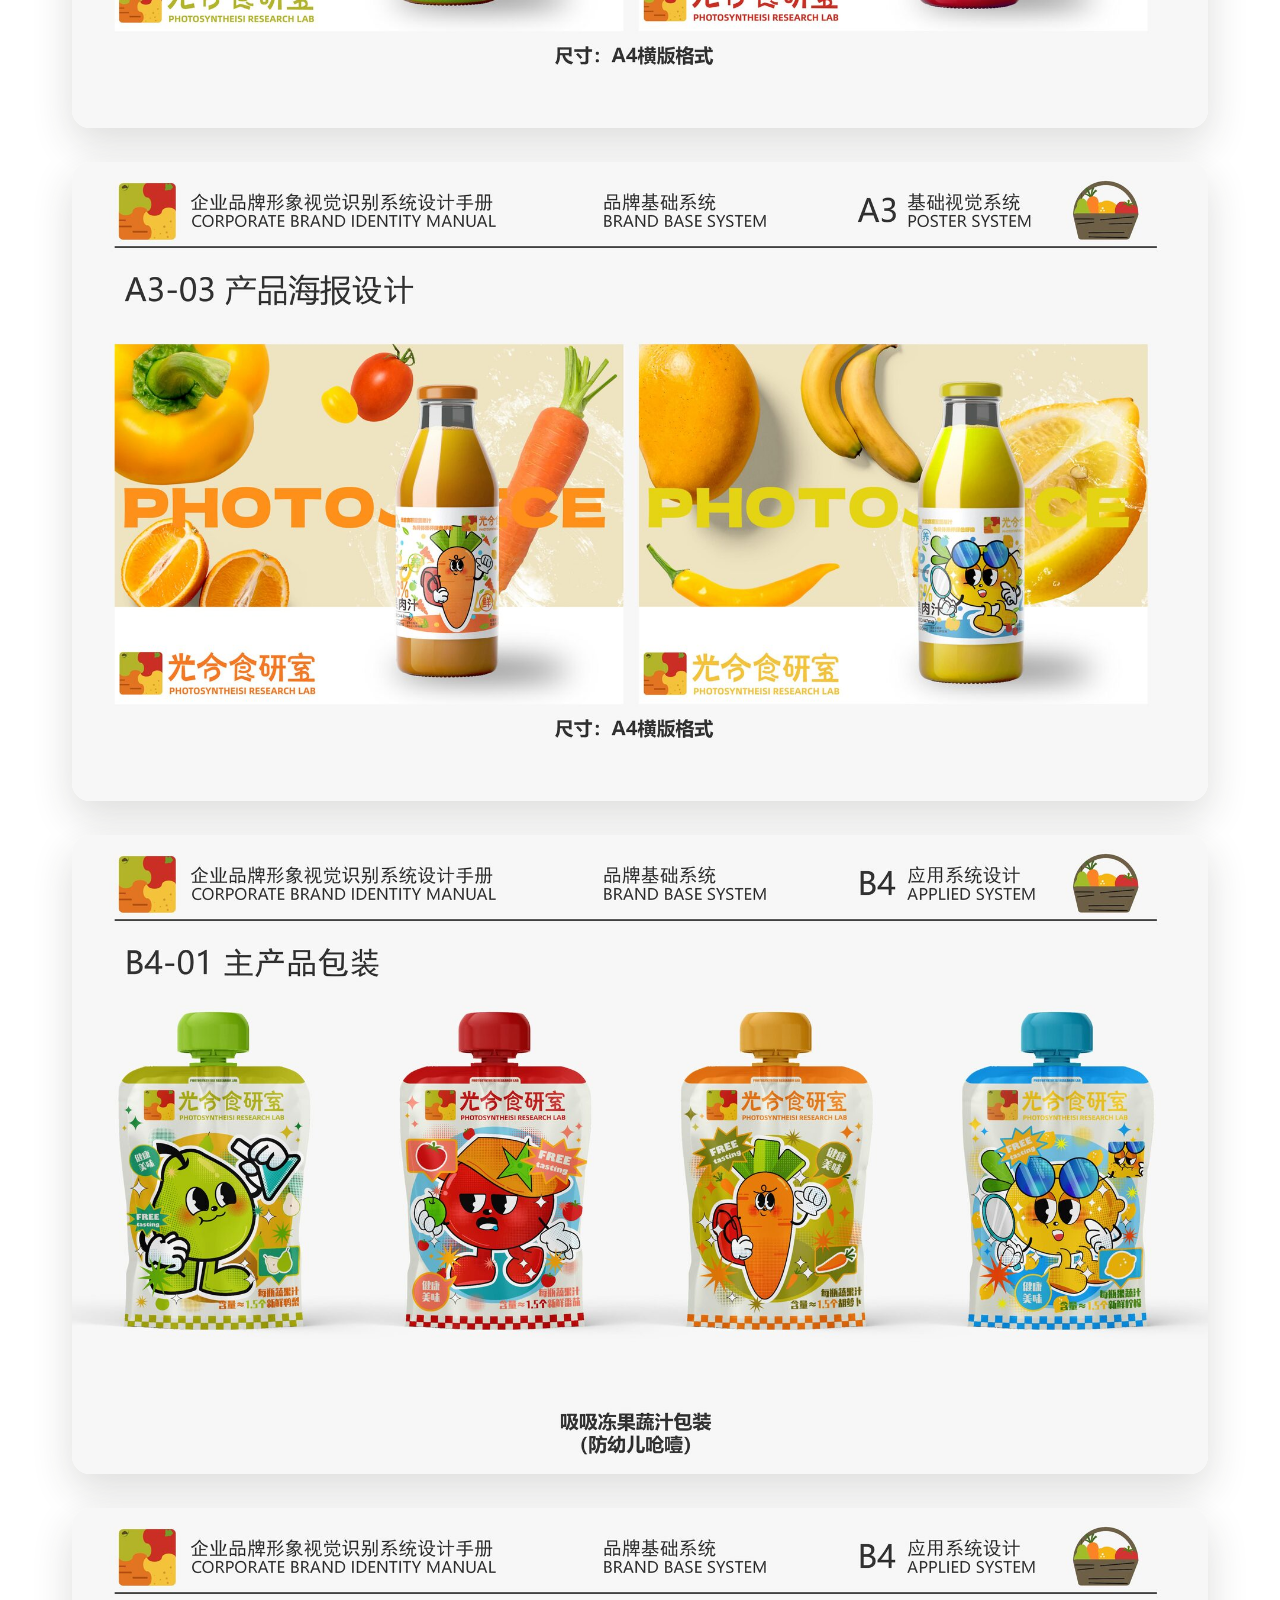
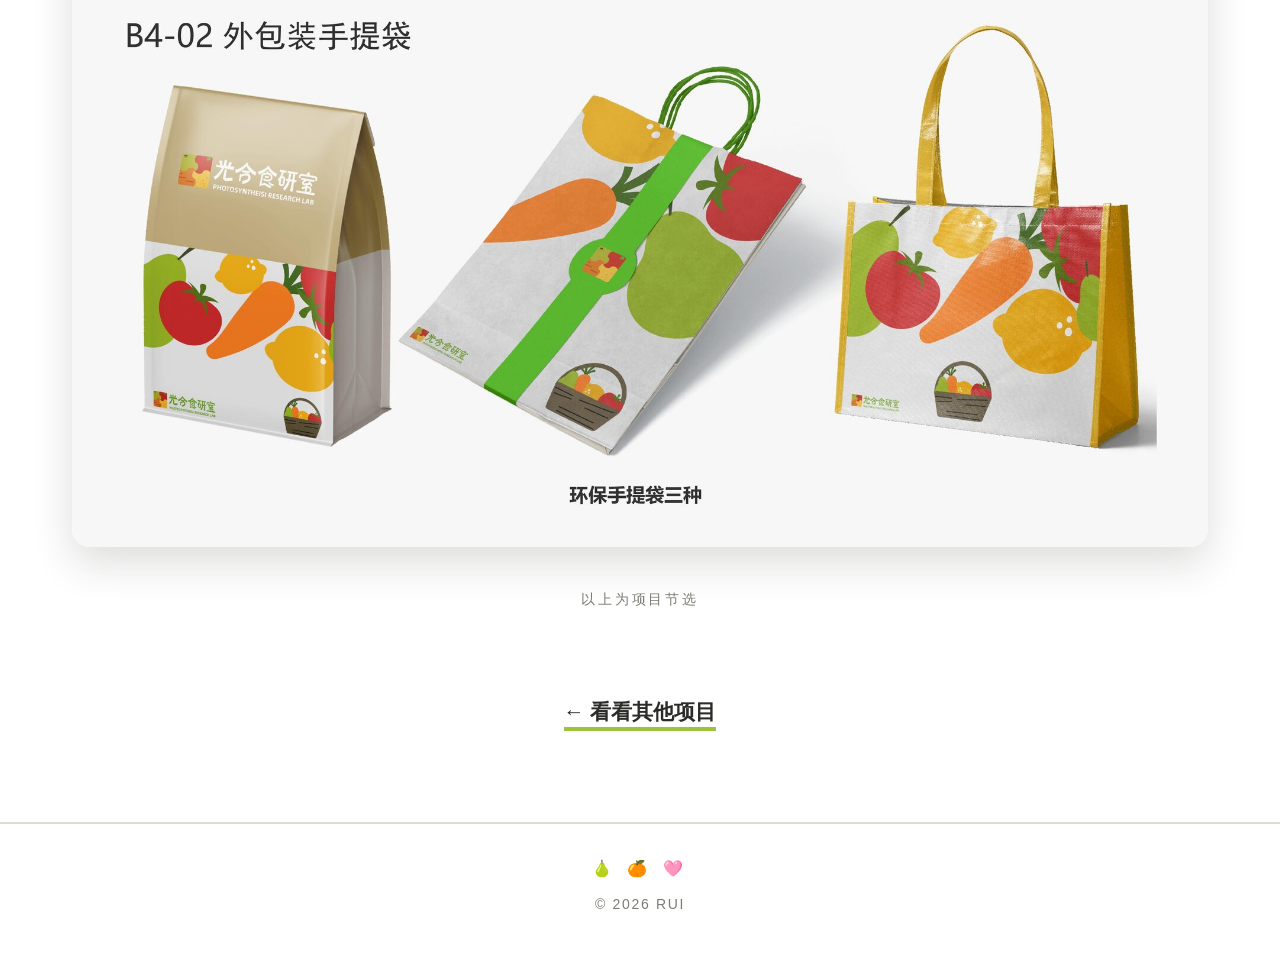
<file: site v6/guanghe.html>
<!DOCTYPE html>
<html lang="zh-CN">
<head>
<meta charset="UTF-8">
<meta name="viewport" content="width=device-width, initial-scale=1.0">
<title>光合食研室 · RUI</title>
<link rel="stylesheet" href="style.css">
<style>
  /* 五味宇宙：白底 + 火龙果粉 + 青绿 */
  body.proj { --t: #9DC23B; --teal: #F2C230; --pink: #9DC23B; }
  ::selection { background: #9DC23B; color: #fff; }
  .playbtn {
    display: inline-flex; align-items: center; gap: 10px;
    margin-top: 30px; text-decoration: none;
    font-family: var(--round); font-size: 18px; font-weight: 800;
    color: #fff; background: var(--pink);
    border: 2.5px solid var(--ink); border-radius: 999px;
    padding: 13px 34px; letter-spacing: .08em;
    box-shadow: 5px 5px 0 var(--teal);
    transition: all .3s cubic-bezier(.4,.1,.3,1.4);
  }
  .playbtn:hover { transform: translateY(-4px) rotate(-1deg); box-shadow: 8px 8px 0 var(--teal); }
  .playbtn-teal { background: var(--teal); box-shadow: 5px 5px 0 var(--pink); margin-left: 14px; }
  .playbtn-teal:hover { transform: translateY(-4px) rotate(1deg); box-shadow: 8px 8px 0 var(--pink); }
  @media (max-width: 560px) { .playbtn-teal { margin-left: 0; margin-top: 14px; } }
</style>
</head>
<body class="proj">

<!-- 高饱和童趣色块在背景里游泳 -->
<div class="blobs" aria-hidden="true">
  <i style="width:340px;height:300px;background:var(--pink);top:-90px;right:-110px;--dx:-46px;--dy:60px;--dr:14deg;--dur:26s;--jdur:11s"></i>
  <i style="width:230px;height:210px;background:var(--teal);top:34%;left:-100px;--dx:56px;--dy:-70px;--dr:-12deg;--dur:22s;--jdur:9s"></i>
  <i style="width:150px;height:140px;background:var(--pink);bottom:26%;right:-40px;--dx:-40px;--dy:-46px;--dr:18deg;--dur:19s;--jdur:8s"></i>
  <i style="width:110px;height:100px;background:var(--teal);bottom:-30px;left:16%;--dx:34px;--dy:-40px;--dr:-16deg;--dur:17s;--jdur:7s"></i>
  <span class="dots" style="width:150px;height:110px;color:var(--pink);top:56%;left:6%;--dx:26px;--dy:-30px;--dur:28s"></span>
  <span class="dots" style="width:130px;height:100px;color:var(--teal);top:12%;left:38%;--dx:-24px;--dy:26px;--dur:24s"></span>
  <svg width="34" height="34" viewBox="0 0 34 34" style="top:70%;right:14%;--dx:-20px;--dy:-26px;--dur:15s">
    <path d="M17 4 L17 30 M4 17 L30 17" stroke="var(--pink)" stroke-width="3.5" stroke-linecap="round"/>
  </svg>
  <svg width="26" height="26" viewBox="0 0 34 34" style="top:24%;left:20%;--dx:18px;--dy:22px;--dur:18s">
    <path d="M17 4 L17 30 M4 17 L30 17" stroke="var(--teal)" stroke-width="3.5" stroke-linecap="round"/>
  </svg>
</div>

<header class="top">
  <div class="top-inner">
    <a class="brand" href="index.html">RUI</a>
    <nav class="mainnav">
      <a href="index.html">作品
        <svg width="46" height="8" viewBox="0 0 46 8"><path d="M2 5 Q 12 2, 23 5 T 44 4" fill="none" stroke="currentColor" stroke-width="2.5" stroke-linecap="round"/></svg>
      </a>
      <a href="about.html">关于我
        <svg width="60" height="8" viewBox="0 0 60 8"><path d="M2 5 Q 16 2, 30 5 T 58 4" fill="none" stroke="currentColor" stroke-width="2.5" stroke-linecap="round"/></svg>
      </a>
      <a href="about.html#contact">联系
        <svg width="46" height="8" viewBox="0 0 46 8"><path d="M2 5 Q 12 2, 23 5 T 44 4" fill="none" stroke="currentColor" stroke-width="2.5" stroke-linecap="round"/></svg>
      </a>
    </nav>
  </div>
</header>

<main>
  <section class="proj-hero wrap">
    <a class="backlink" href="index.html">← 回到灰扑扑的世界</a>
    <h1>光合食研室</h1>
    <p class="desc">
      以「光合作用」为灵感的果蔬饮品品牌——<br>让每一瓶果蔬汁都像是植物亲手酿的，<br>从VI系统到包装的完整视觉建构。
    </p>
    <div class="proj-info">
      <div><span>类型</span><b>品牌VI / 包装设计</b></div>
      <div><span>主题色</span><b style="color:var(--pink)">梨绿 × 明黄</b></div>
      <div><span>产出</span><b>VI手册 · 展板 · 包装</b></div>
    </div>
  </section>

  <section class="plates wrap">
    <figure><img src="images/guanghe/00.jpg" alt="光合食研室 第1页" loading="lazy"></figure>
    <figure><img src="images/guanghe/01.jpg" alt="光合食研室 第2页" loading="lazy"></figure>
    <figure><img src="images/guanghe/02.jpg" alt="光合食研室 第3页" loading="lazy"></figure>
    <figure><img src="images/guanghe/03.jpg" alt="光合食研室 第4页" loading="lazy"></figure>
    <figure><img src="images/guanghe/04.jpg" alt="光合食研室 第5页" loading="lazy"></figure>
    <figure><img src="images/guanghe/05.jpg" alt="光合食研室 第6页" loading="lazy"></figure>
    <figure><img src="images/guanghe/06.jpg" alt="光合食研室 第7页" loading="lazy"></figure>
    <figure><img src="images/guanghe/07.jpg" alt="光合食研室 第8页" loading="lazy"></figure>
    <figure><img src="images/guanghe/08.jpg" alt="光合食研室 第9页" loading="lazy"></figure>
    <figure><img src="images/guanghe/09.jpg" alt="光合食研室 第10页" loading="lazy"></figure>
    <figure><img src="images/guanghe/10.jpg" alt="光合食研室 第11页" loading="lazy"></figure>
    <figure><img src="images/guanghe/11.jpg" alt="光合食研室 第12页" loading="lazy"></figure>
    <figure><img src="images/guanghe/12.jpg" alt="光合食研室 第13页" loading="lazy"></figure>
    <figure><img src="images/guanghe/13.jpg" alt="光合食研室 第14页" loading="lazy"></figure>
    <figure><img src="images/guanghe/14.jpg" alt="光合食研室 第15页" loading="lazy"></figure>
    <figure><img src="images/guanghe/15.jpg" alt="光合食研室 第16页" loading="lazy"></figure>
    <figure><img src="images/guanghe/16.jpg" alt="光合食研室 第17页" loading="lazy"></figure>
    <figure><img src="images/guanghe/17.jpg" alt="光合食研室 第18页" loading="lazy"></figure>
    <figure><img src="images/guanghe/18.jpg" alt="光合食研室 第19页" loading="lazy"></figure>
    <p style="text-align:center;color:var(--graphite);font-size:14px;letter-spacing:.2em;margin-top:6px">以上为项目节选</p>
  </section>

  <div class="proj-next">
    <a href="index.html">← 看看其他项目</a>
  </div>
</main>

<footer class="foot">
  <div class="fruits">🍐 🍊 🩷</div>
  <div>© 2026 RUI</div>
</footer>

<script>
// 图片滚动一张张浮现
(function () {
  var items = document.querySelectorAll('.plates figure');
  if (!('IntersectionObserver' in window)) {
    items.forEach(function (el) { el.classList.add('show'); });
    return;
  }
  var io = new IntersectionObserver(function (entries) {
    entries.forEach(function (e) {
      if (e.isIntersecting) { e.target.classList.add('show'); io.unobserve(e.target); }
    });
  }, { threshold: 0.1 });
  items.forEach(function (el) { io.observe(el); });
})();
</script>

</body>
</html>
</file>
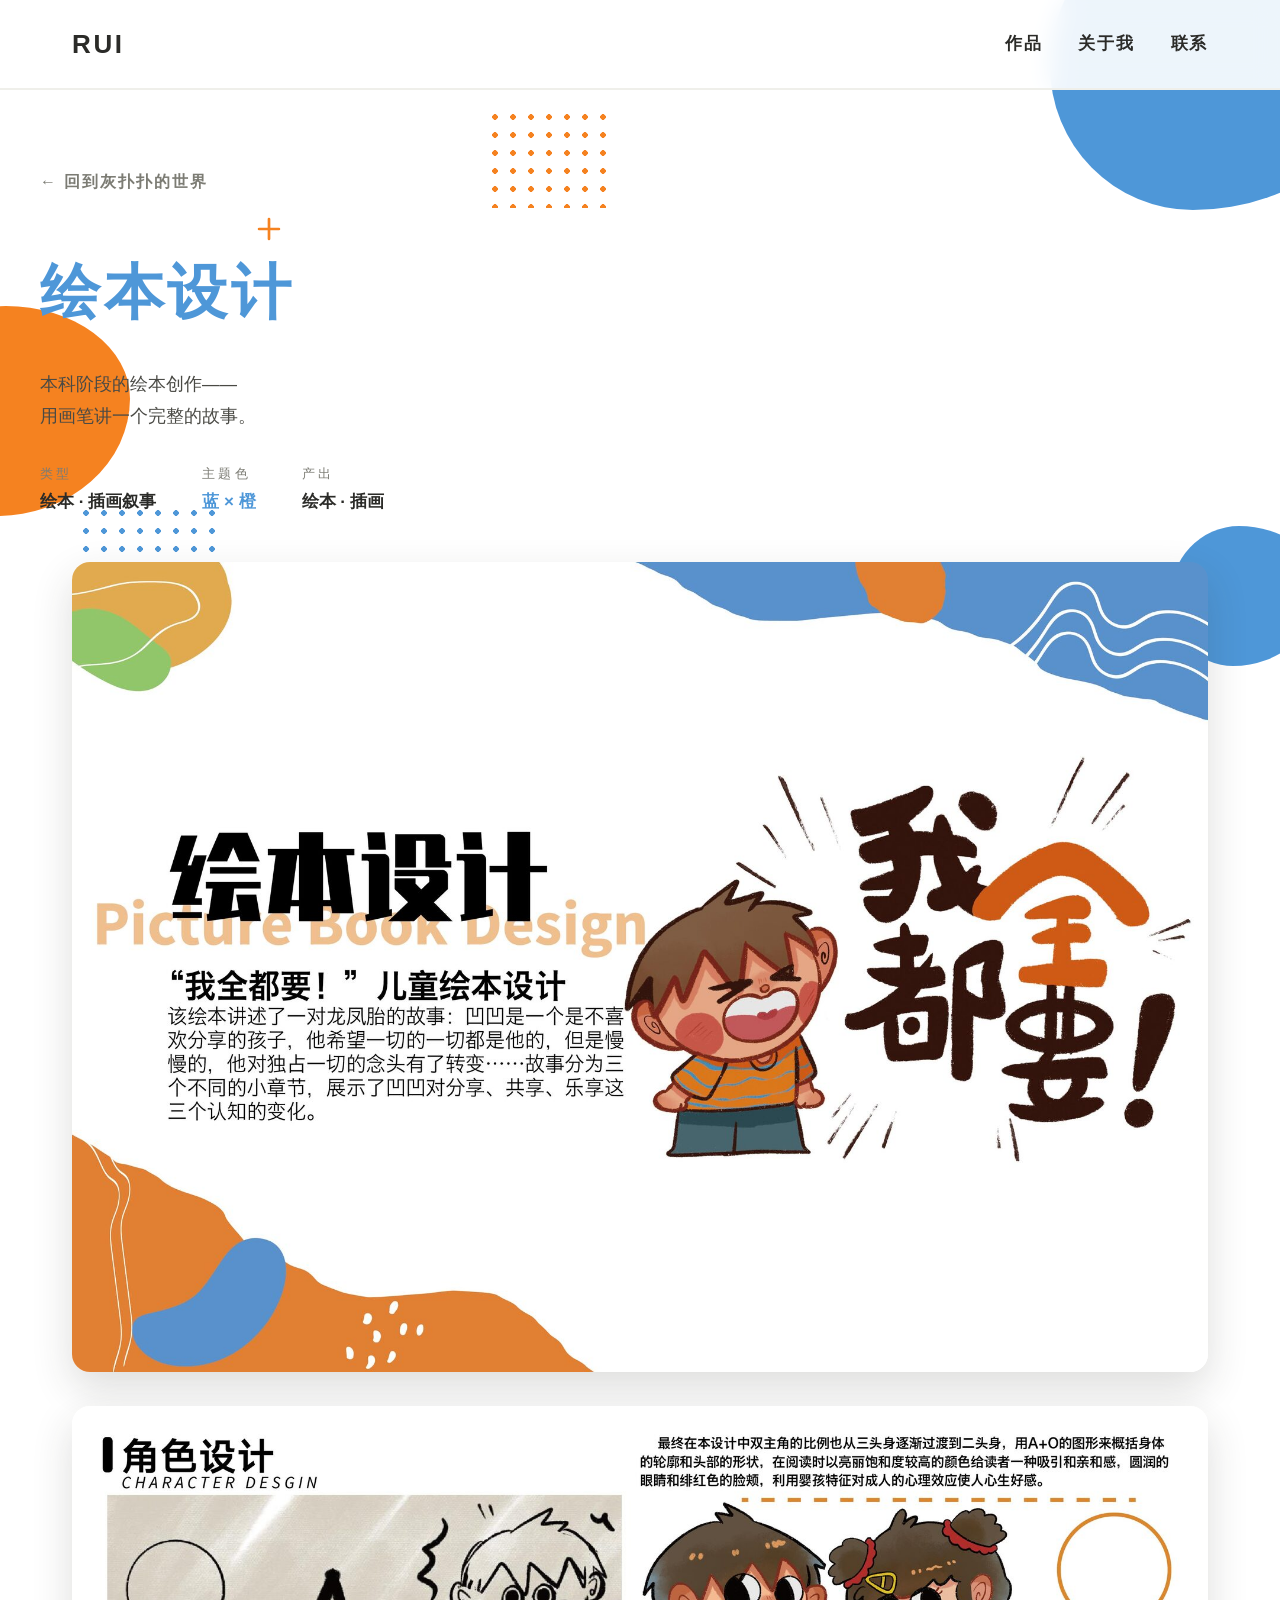
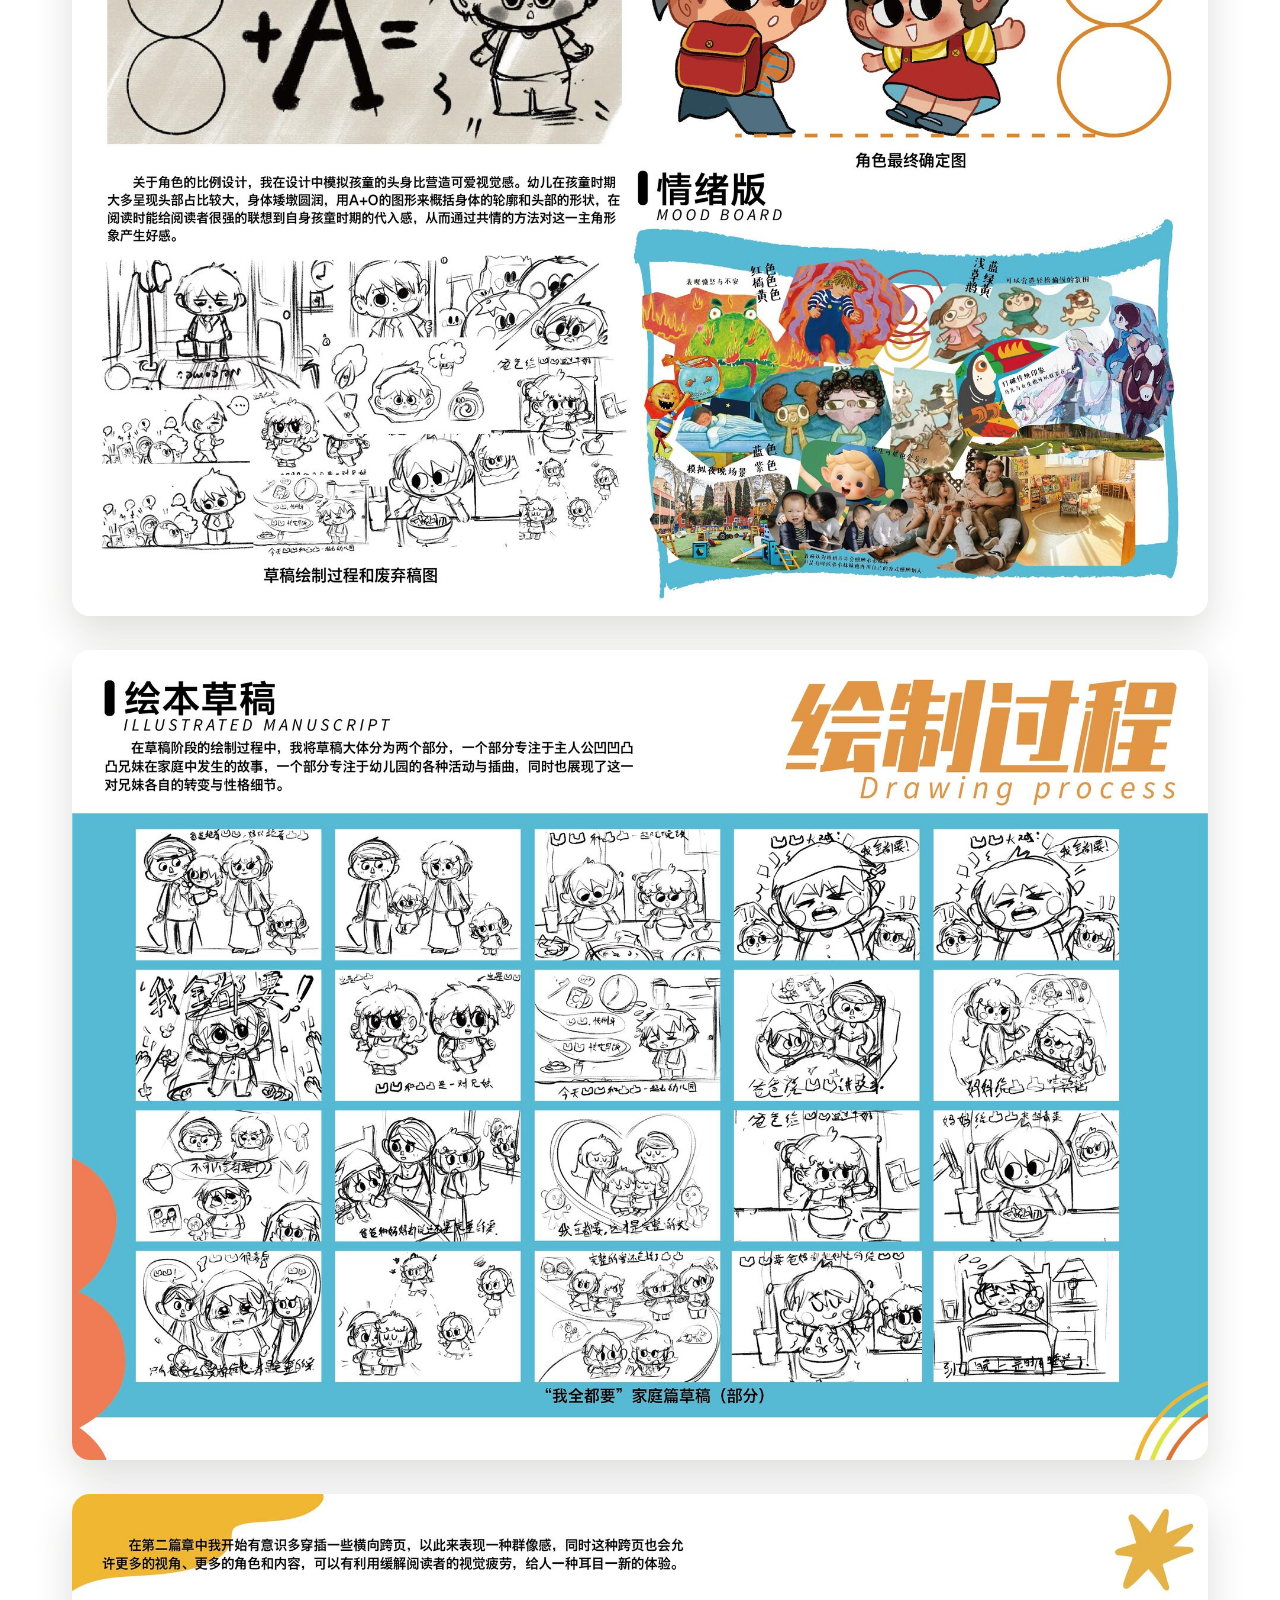
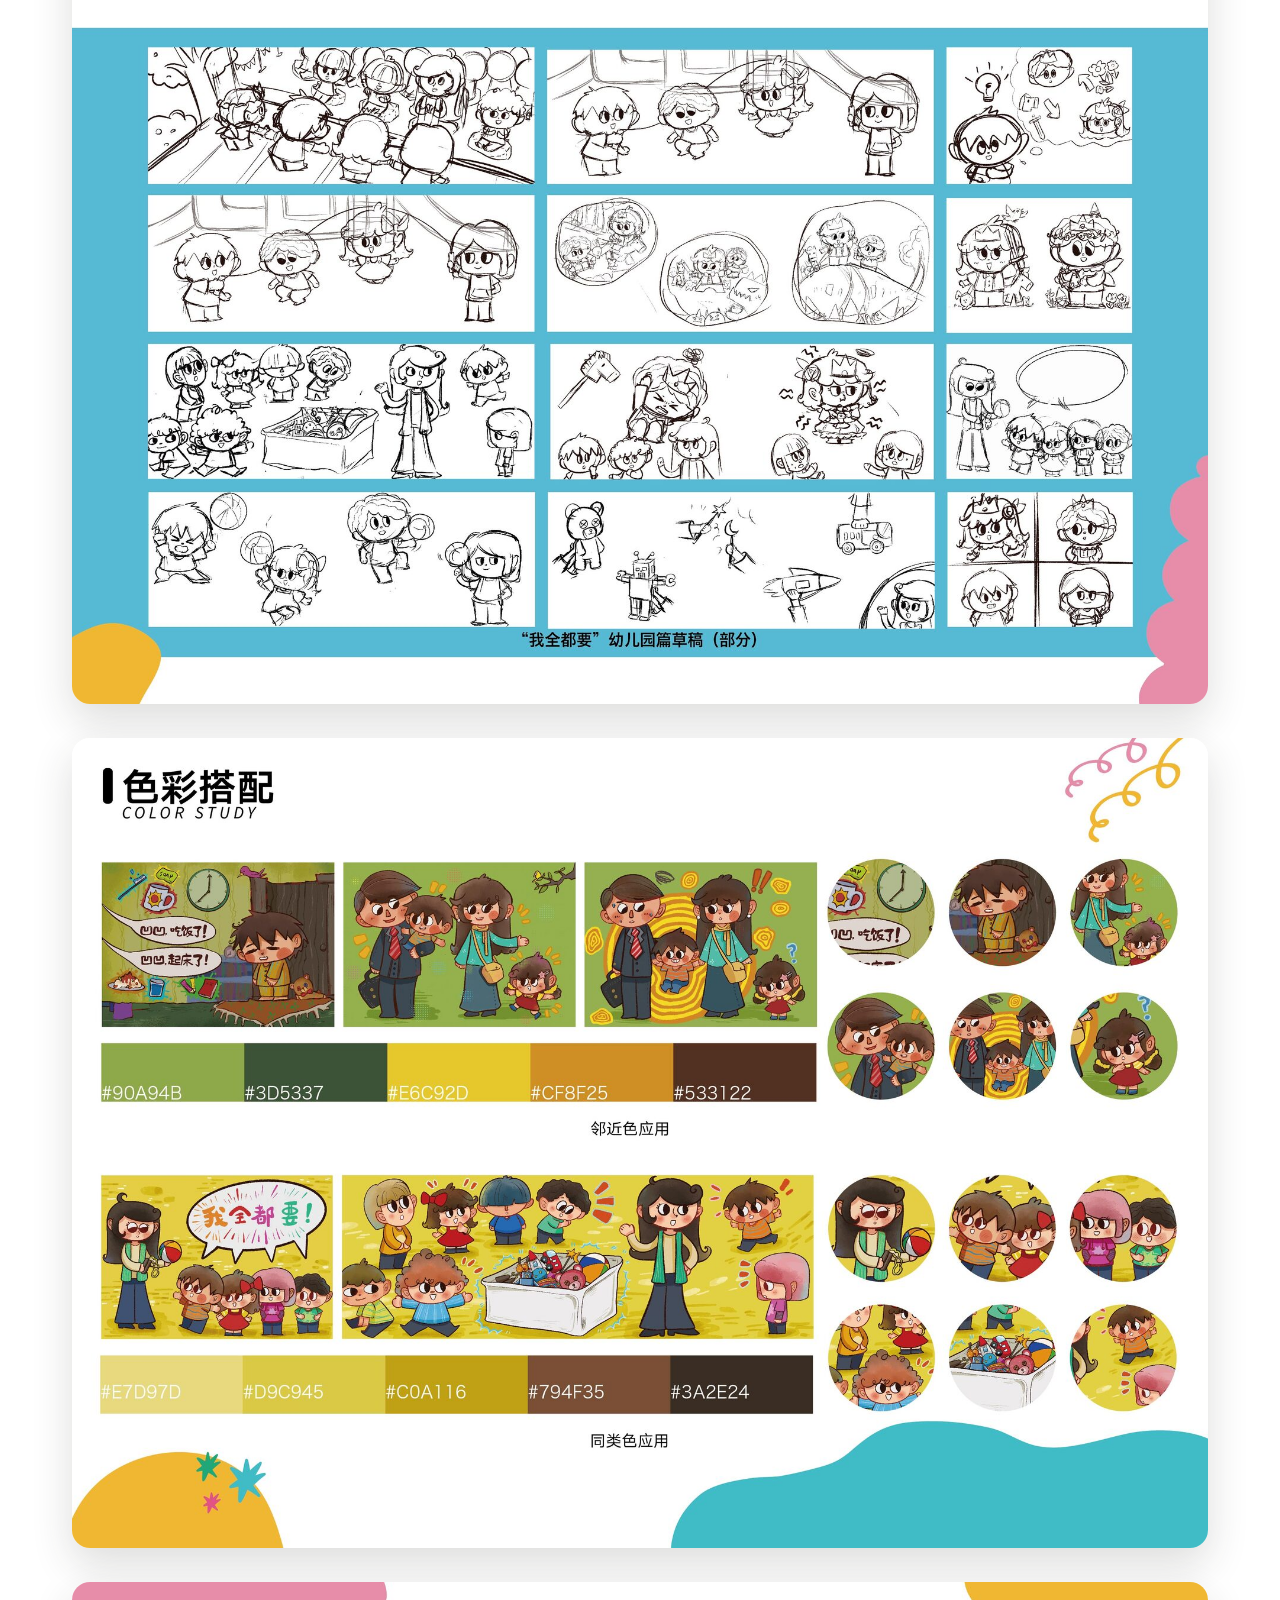
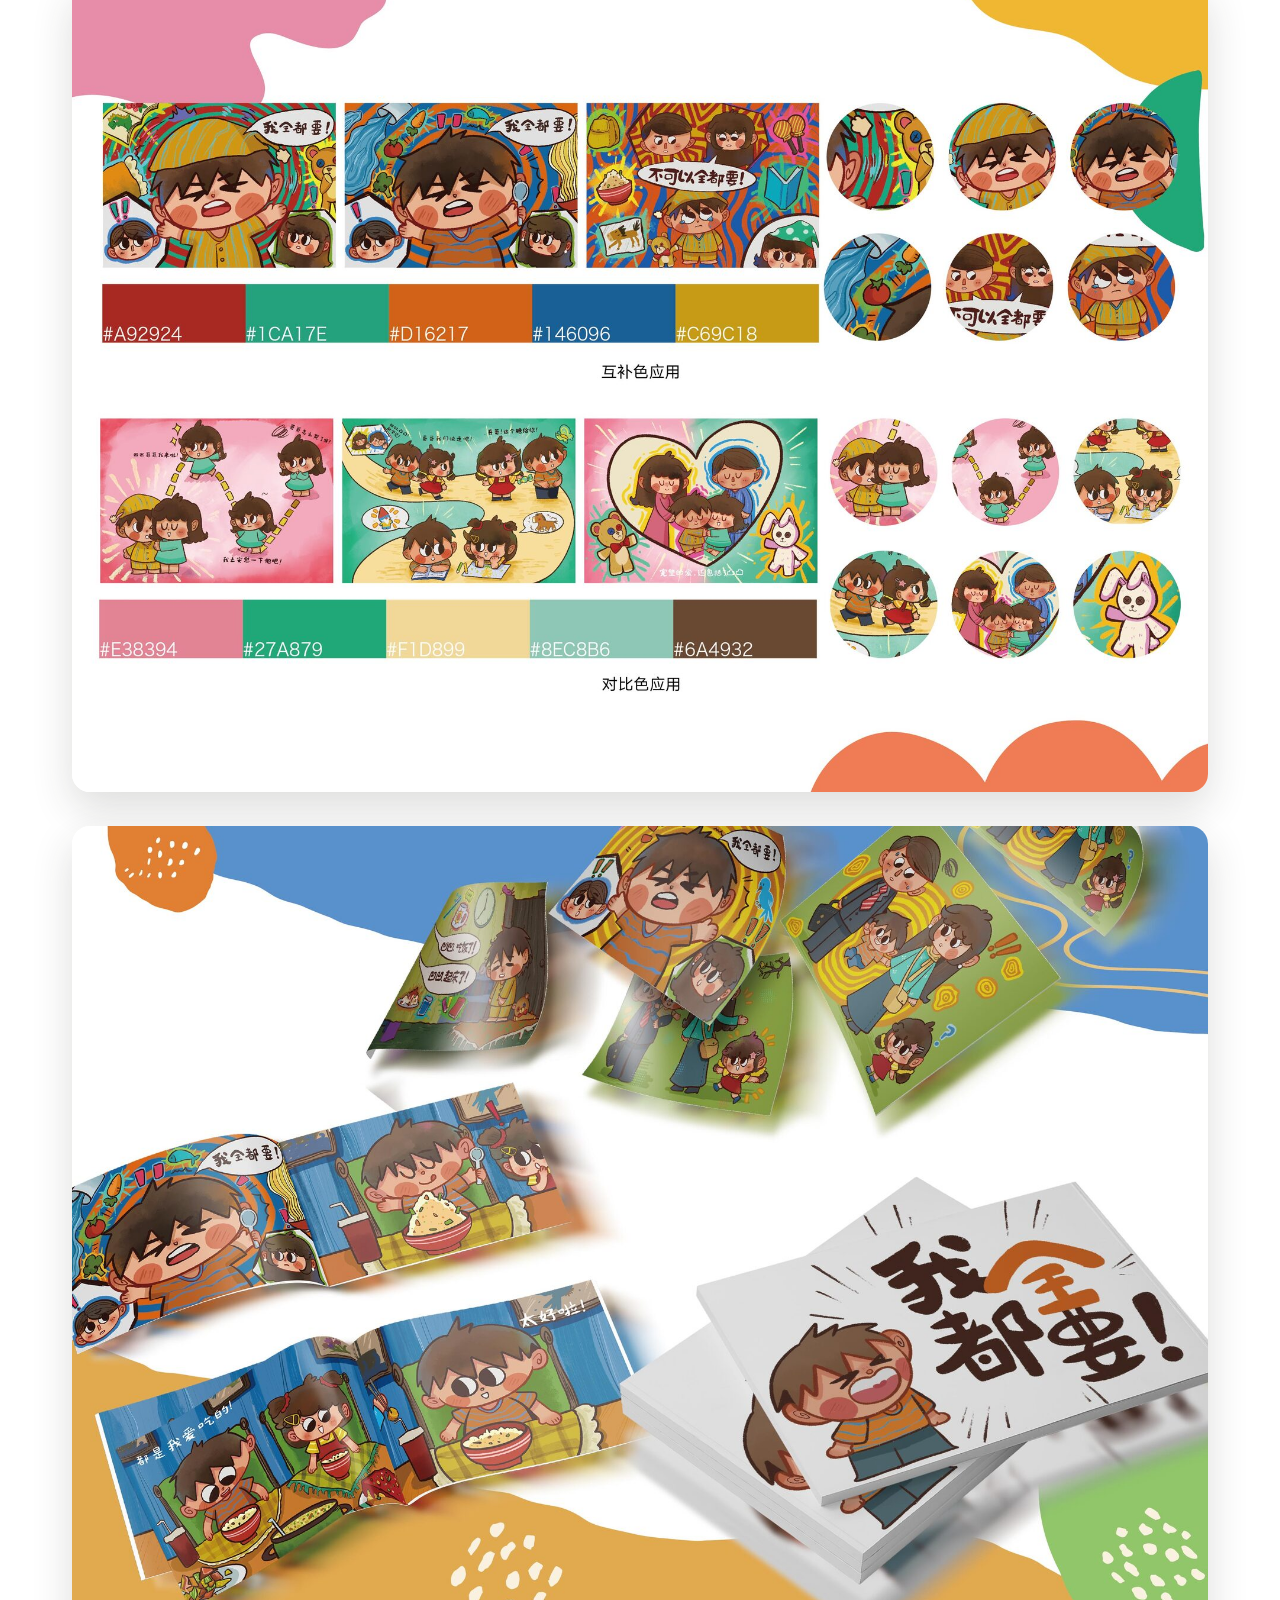
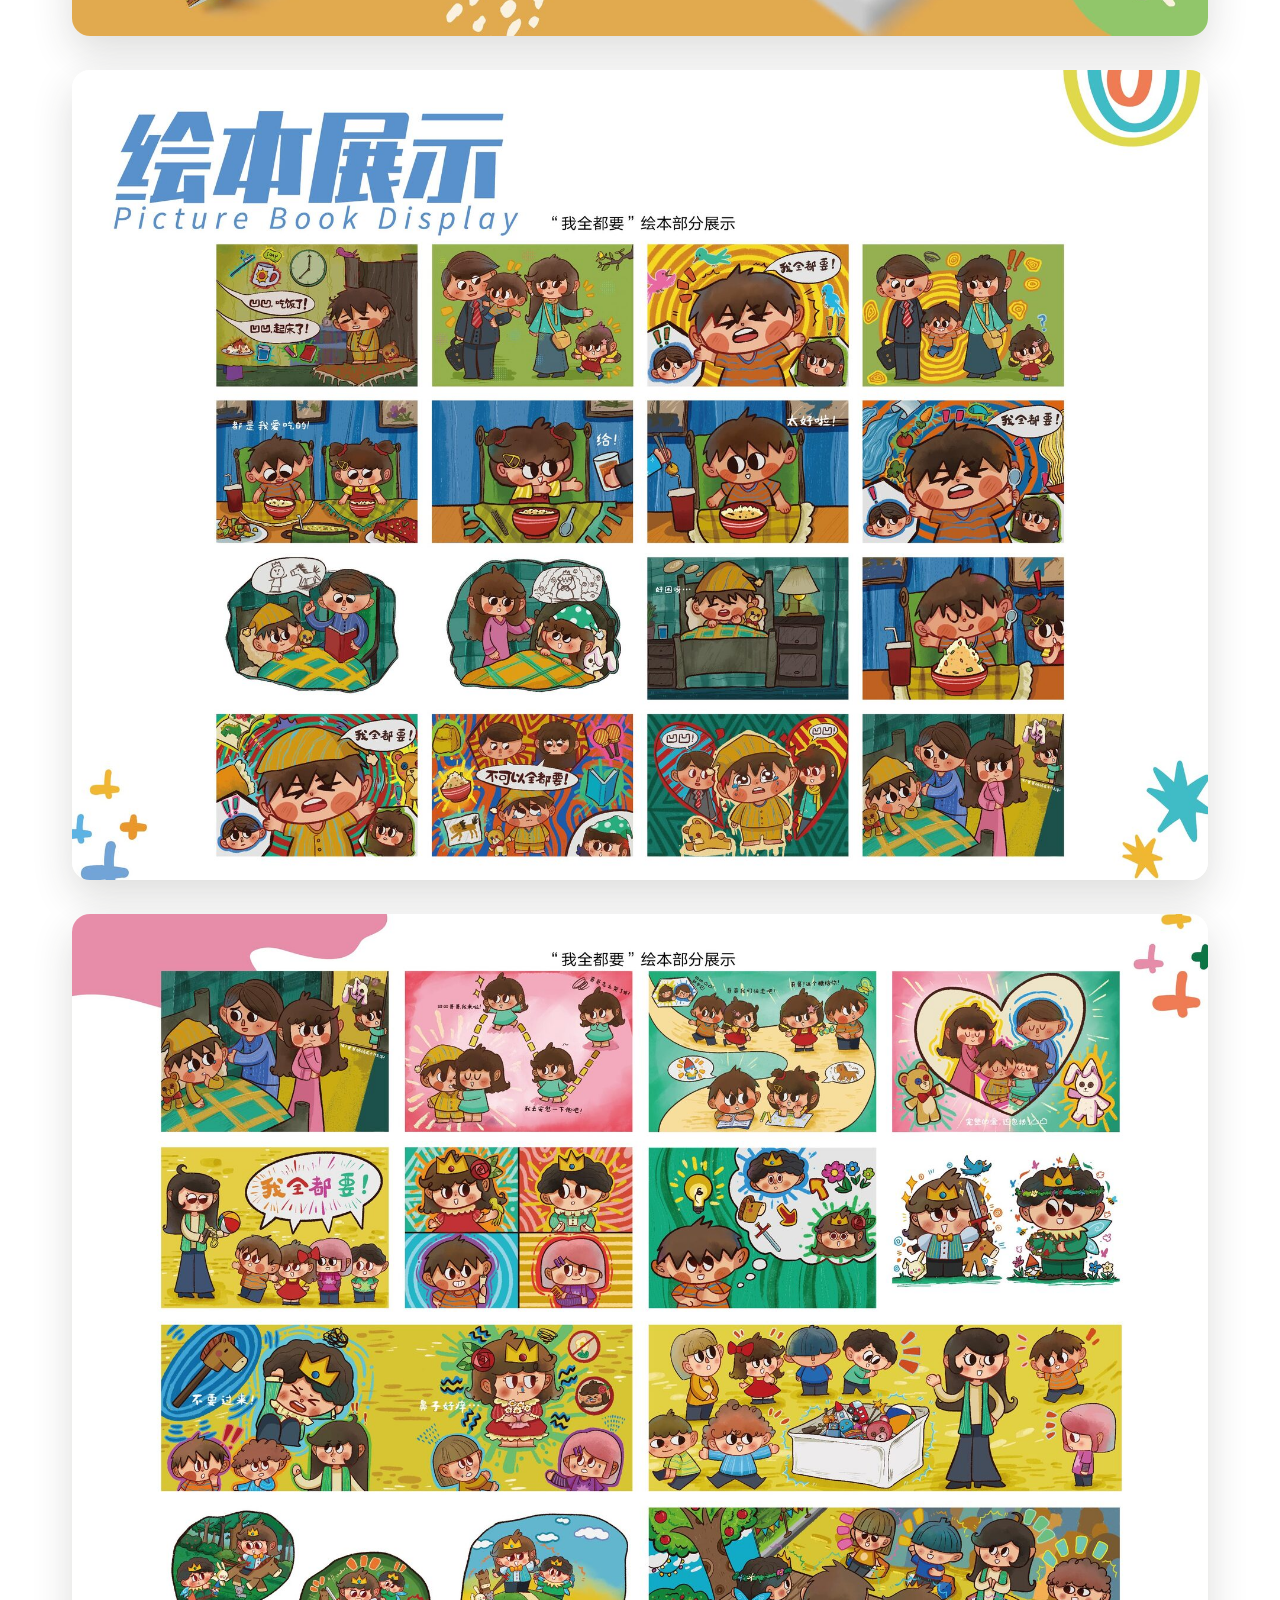
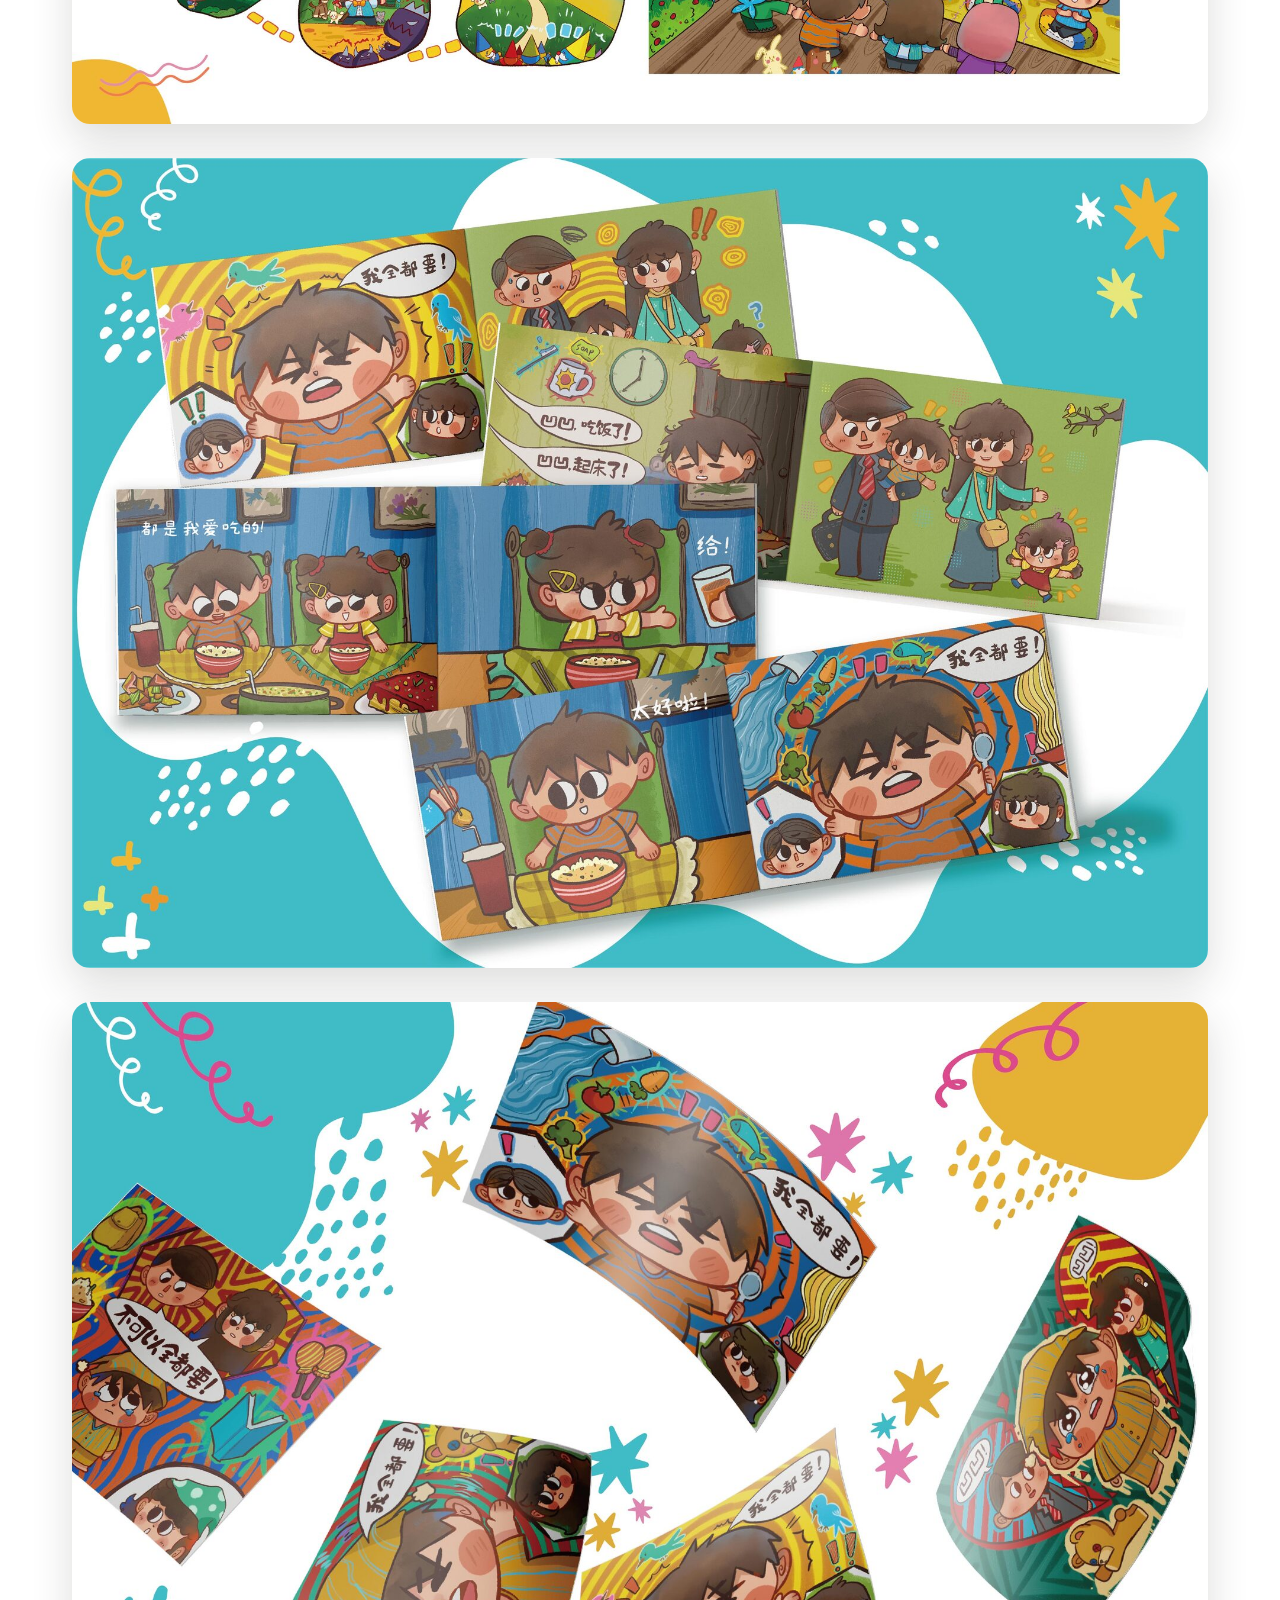
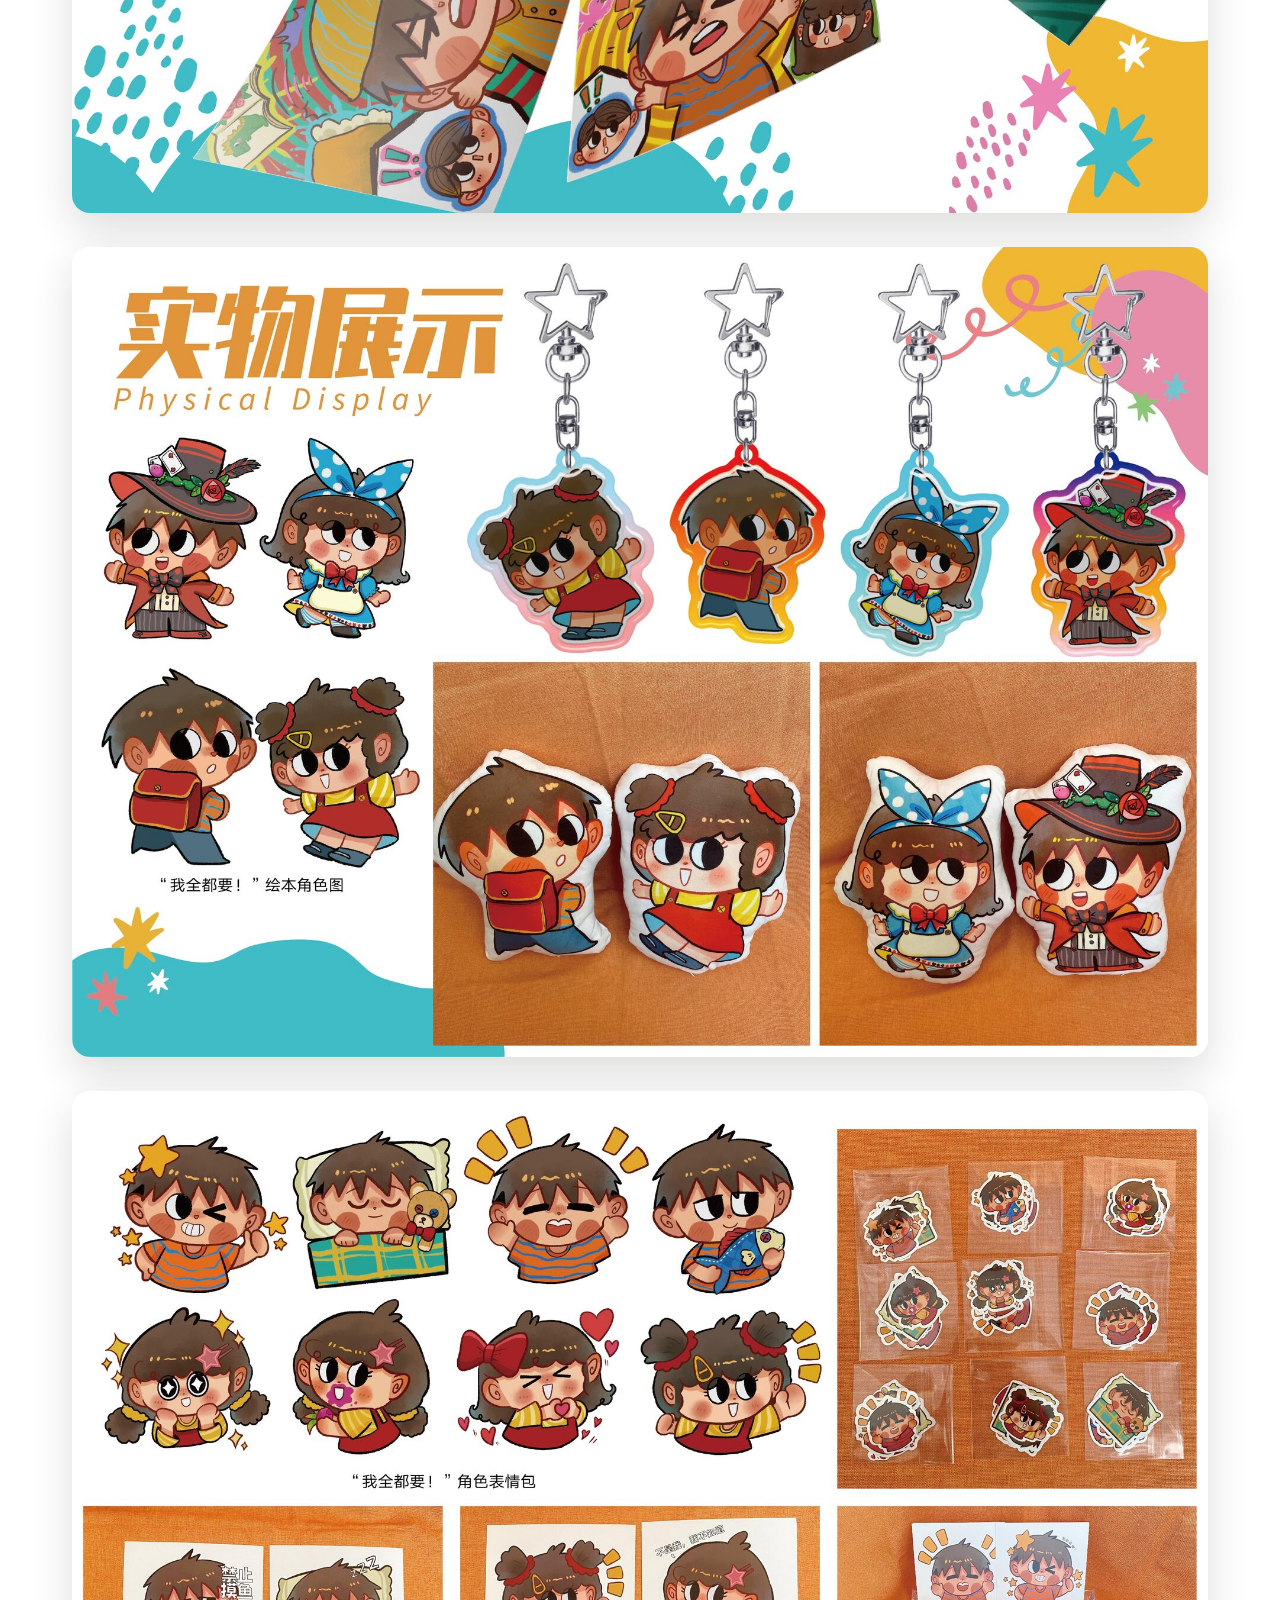
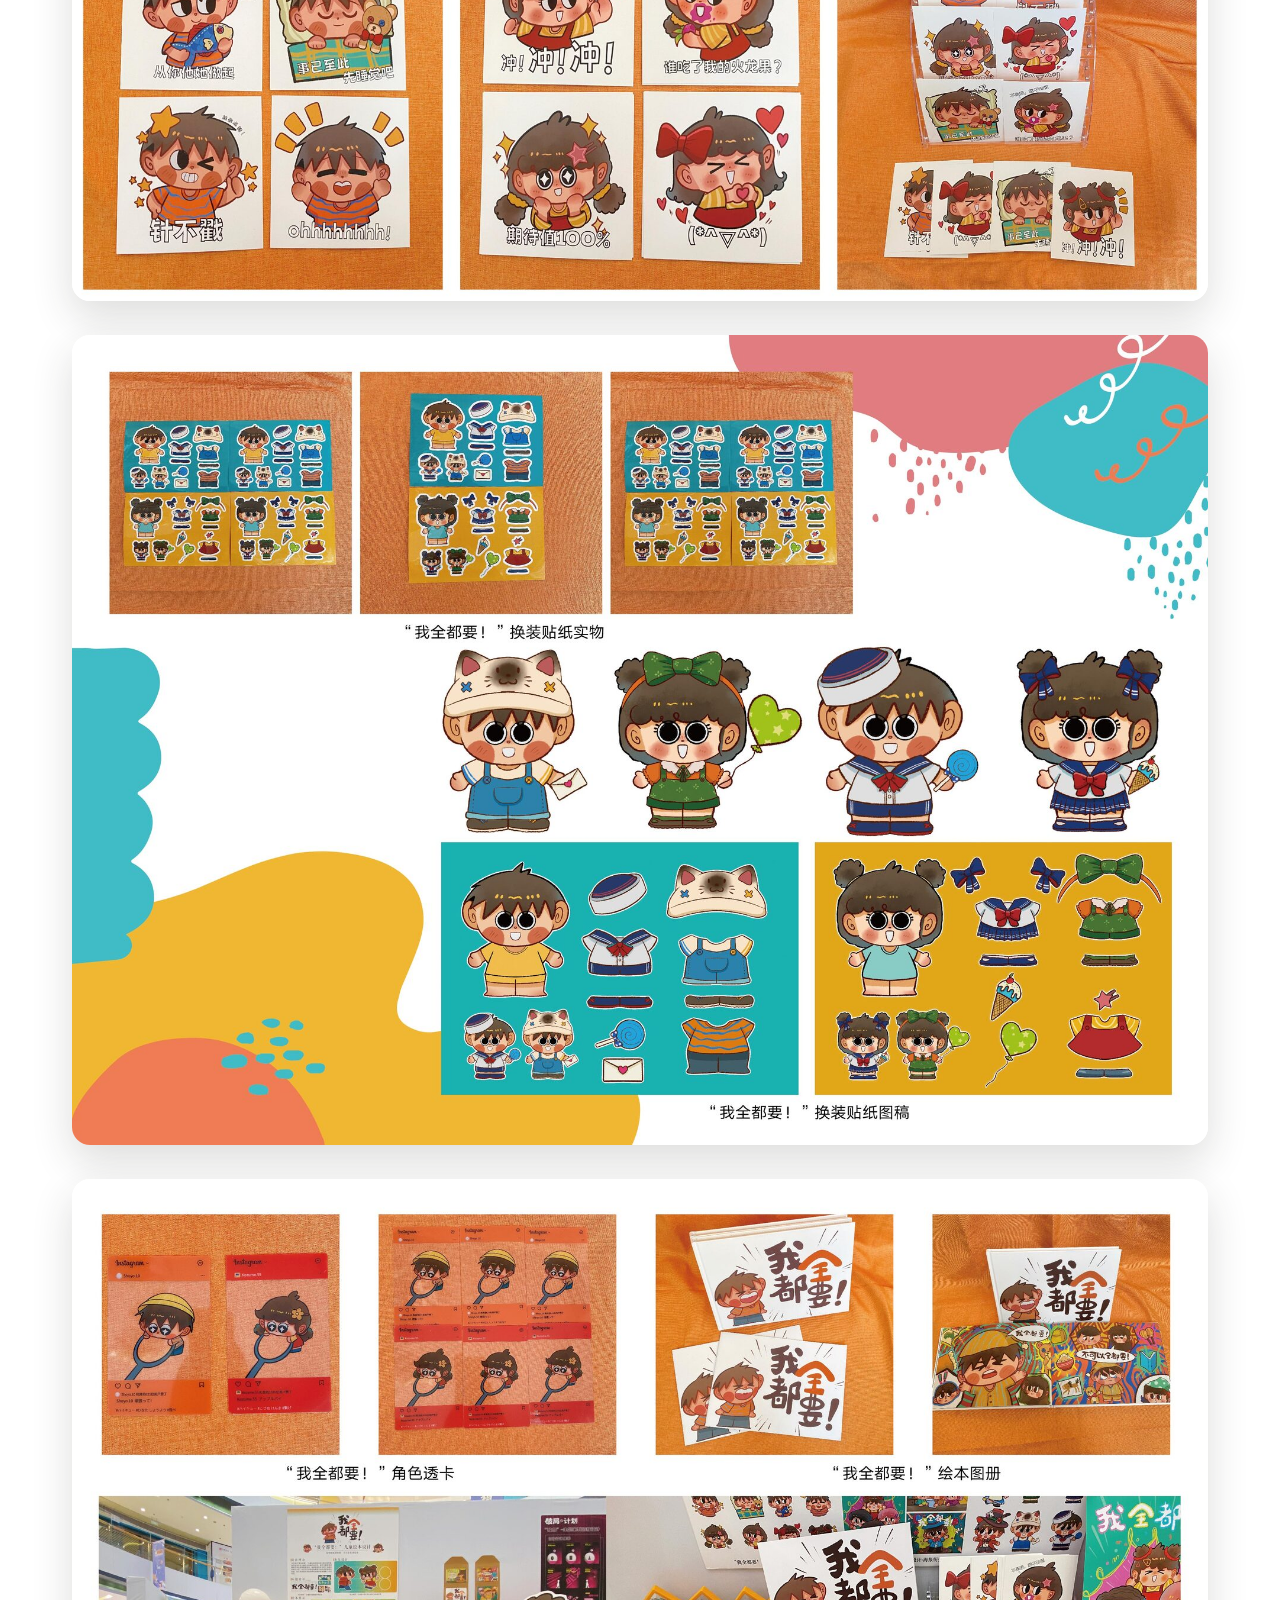
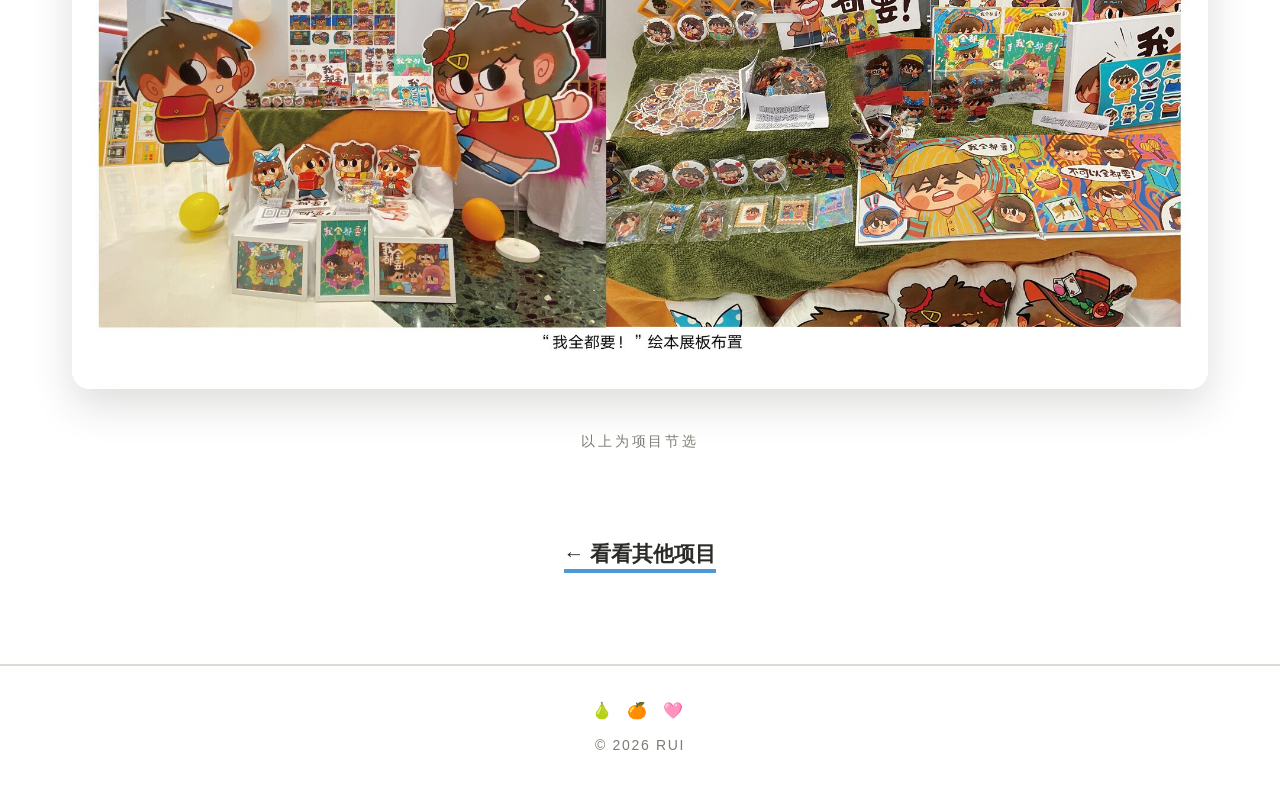
<file: site v6/huiben.html>
<!DOCTYPE html>
<html lang="zh-CN">
<head>
<meta charset="UTF-8">
<meta name="viewport" content="width=device-width, initial-scale=1.0">
<title>绘本设计 · RUI</title>
<link rel="stylesheet" href="style.css">
<style>
  /* 五味宇宙：白底 + 火龙果粉 + 青绿 */
  body.proj { --t: #4E97D8; --teal: #F58220; --pink: #4E97D8; }
  ::selection { background: #4E97D8; color: #fff; }
  .playbtn {
    display: inline-flex; align-items: center; gap: 10px;
    margin-top: 30px; text-decoration: none;
    font-family: var(--round); font-size: 18px; font-weight: 800;
    color: #fff; background: var(--pink);
    border: 2.5px solid var(--ink); border-radius: 999px;
    padding: 13px 34px; letter-spacing: .08em;
    box-shadow: 5px 5px 0 var(--teal);
    transition: all .3s cubic-bezier(.4,.1,.3,1.4);
  }
  .playbtn:hover { transform: translateY(-4px) rotate(-1deg); box-shadow: 8px 8px 0 var(--teal); }
  .playbtn-teal { background: var(--teal); box-shadow: 5px 5px 0 var(--pink); margin-left: 14px; }
  .playbtn-teal:hover { transform: translateY(-4px) rotate(1deg); box-shadow: 8px 8px 0 var(--pink); }
  @media (max-width: 560px) { .playbtn-teal { margin-left: 0; margin-top: 14px; } }
</style>
</head>
<body class="proj">

<!-- 高饱和童趣色块在背景里游泳 -->
<div class="blobs" aria-hidden="true">
  <i style="width:340px;height:300px;background:var(--pink);top:-90px;right:-110px;--dx:-46px;--dy:60px;--dr:14deg;--dur:26s;--jdur:11s"></i>
  <i style="width:230px;height:210px;background:var(--teal);top:34%;left:-100px;--dx:56px;--dy:-70px;--dr:-12deg;--dur:22s;--jdur:9s"></i>
  <i style="width:150px;height:140px;background:var(--pink);bottom:26%;right:-40px;--dx:-40px;--dy:-46px;--dr:18deg;--dur:19s;--jdur:8s"></i>
  <i style="width:110px;height:100px;background:var(--teal);bottom:-30px;left:16%;--dx:34px;--dy:-40px;--dr:-16deg;--dur:17s;--jdur:7s"></i>
  <span class="dots" style="width:150px;height:110px;color:var(--pink);top:56%;left:6%;--dx:26px;--dy:-30px;--dur:28s"></span>
  <span class="dots" style="width:130px;height:100px;color:var(--teal);top:12%;left:38%;--dx:-24px;--dy:26px;--dur:24s"></span>
  <svg width="34" height="34" viewBox="0 0 34 34" style="top:70%;right:14%;--dx:-20px;--dy:-26px;--dur:15s">
    <path d="M17 4 L17 30 M4 17 L30 17" stroke="var(--pink)" stroke-width="3.5" stroke-linecap="round"/>
  </svg>
  <svg width="26" height="26" viewBox="0 0 34 34" style="top:24%;left:20%;--dx:18px;--dy:22px;--dur:18s">
    <path d="M17 4 L17 30 M4 17 L30 17" stroke="var(--teal)" stroke-width="3.5" stroke-linecap="round"/>
  </svg>
</div>

<header class="top">
  <div class="top-inner">
    <a class="brand" href="index.html">RUI</a>
    <nav class="mainnav">
      <a href="index.html">作品
        <svg width="46" height="8" viewBox="0 0 46 8"><path d="M2 5 Q 12 2, 23 5 T 44 4" fill="none" stroke="currentColor" stroke-width="2.5" stroke-linecap="round"/></svg>
      </a>
      <a href="about.html">关于我
        <svg width="60" height="8" viewBox="0 0 60 8"><path d="M2 5 Q 16 2, 30 5 T 58 4" fill="none" stroke="currentColor" stroke-width="2.5" stroke-linecap="round"/></svg>
      </a>
      <a href="about.html#contact">联系
        <svg width="46" height="8" viewBox="0 0 46 8"><path d="M2 5 Q 12 2, 23 5 T 44 4" fill="none" stroke="currentColor" stroke-width="2.5" stroke-linecap="round"/></svg>
      </a>
    </nav>
  </div>
</header>

<main>
  <section class="proj-hero wrap">
    <a class="backlink" href="index.html">← 回到灰扑扑的世界</a>
    <h1>绘本设计</h1>
    <p class="desc">
      本科阶段的绘本创作——<br>用画笔讲一个完整的故事。
    </p>
    <div class="proj-info">
      <div><span>类型</span><b>绘本 · 插画叙事</b></div>
      <div><span>主题色</span><b style="color:var(--pink)">蓝 × 橙</b></div>
      <div><span>产出</span><b>绘本 · 插画</b></div>
    </div>
  </section>

  <section class="plates wrap">
    <figure><img src="images/huiben/00.jpg" alt="绘本设计 第1页" loading="lazy"></figure>
    <figure><img src="images/huiben/01.jpg" alt="绘本设计 第2页" loading="lazy"></figure>
    <figure><img src="images/huiben/02.jpg" alt="绘本设计 第3页" loading="lazy"></figure>
    <figure><img src="images/huiben/03.jpg" alt="绘本设计 第4页" loading="lazy"></figure>
    <figure><img src="images/huiben/04.jpg" alt="绘本设计 第5页" loading="lazy"></figure>
    <figure><img src="images/huiben/05.jpg" alt="绘本设计 第6页" loading="lazy"></figure>
    <figure><img src="images/huiben/06.jpg" alt="绘本设计 第7页" loading="lazy"></figure>
    <figure><img src="images/huiben/07.jpg" alt="绘本设计 第8页" loading="lazy"></figure>
    <figure><img src="images/huiben/08.jpg" alt="绘本设计 第9页" loading="lazy"></figure>
    <figure><img src="images/huiben/09.jpg" alt="绘本设计 第10页" loading="lazy"></figure>
    <figure><img src="images/huiben/10.jpg" alt="绘本设计 第11页" loading="lazy"></figure>
    <figure><img src="images/huiben/11.jpg" alt="绘本设计 第12页" loading="lazy"></figure>
    <figure><img src="images/huiben/12.jpg" alt="绘本设计 第13页" loading="lazy"></figure>
    <figure><img src="images/huiben/13.jpg" alt="绘本设计 第14页" loading="lazy"></figure>
    <figure><img src="images/huiben/14.jpg" alt="绘本设计 第15页" loading="lazy"></figure>
    <p style="text-align:center;color:var(--graphite);font-size:14px;letter-spacing:.2em;margin-top:6px">以上为项目节选</p>
  </section>

  <div class="proj-next">
    <a href="index.html">← 看看其他项目</a>
  </div>
</main>

<footer class="foot">
  <div class="fruits">🍐 🍊 🩷</div>
  <div>© 2026 RUI</div>
</footer>

<script>
// 图片滚动一张张浮现
(function () {
  var items = document.querySelectorAll('.plates figure');
  if (!('IntersectionObserver' in window)) {
    items.forEach(function (el) { el.classList.add('show'); });
    return;
  }
  var io = new IntersectionObserver(function (entries) {
    entries.forEach(function (e) {
      if (e.isIntersecting) { e.target.classList.add('show'); io.unobserve(e.target); }
    });
  }, { threshold: 0.1 });
  items.forEach(function (el) { io.observe(el); });
})();
</script>

</body>
</html>
</file>
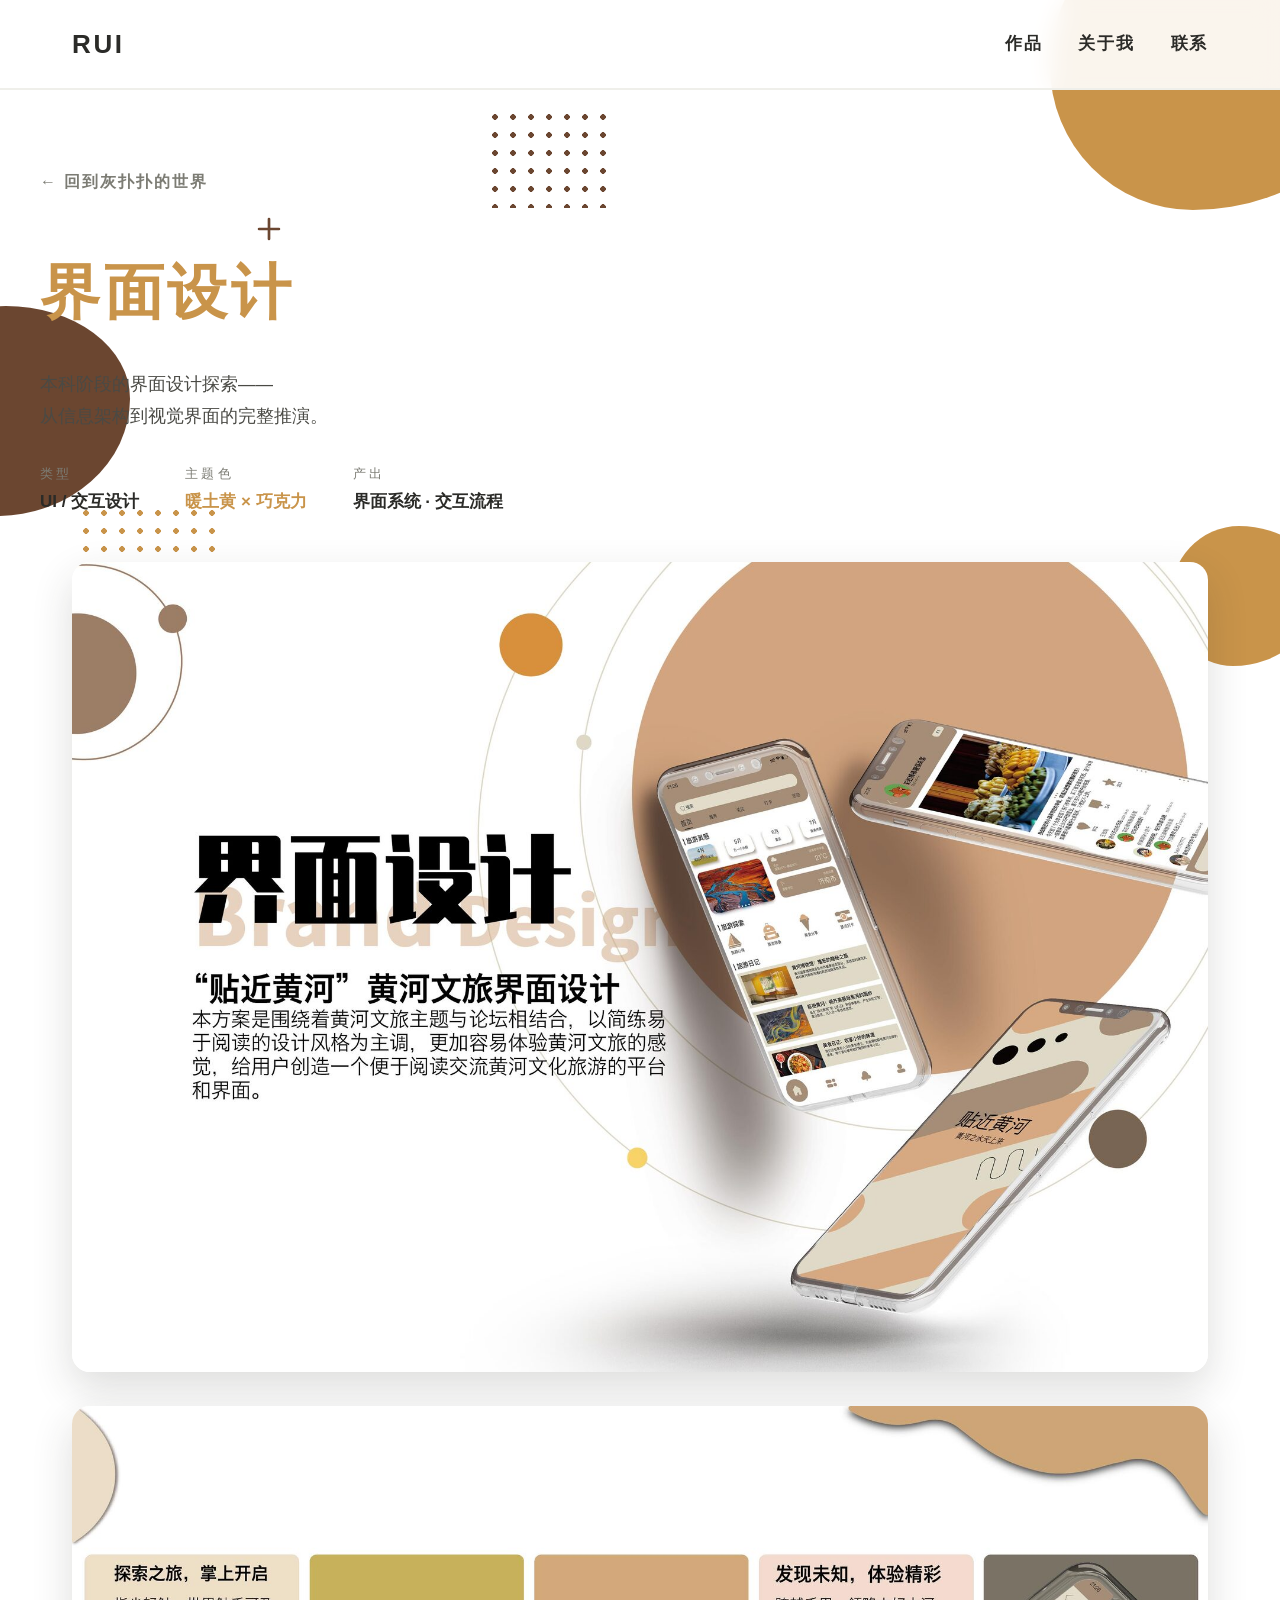
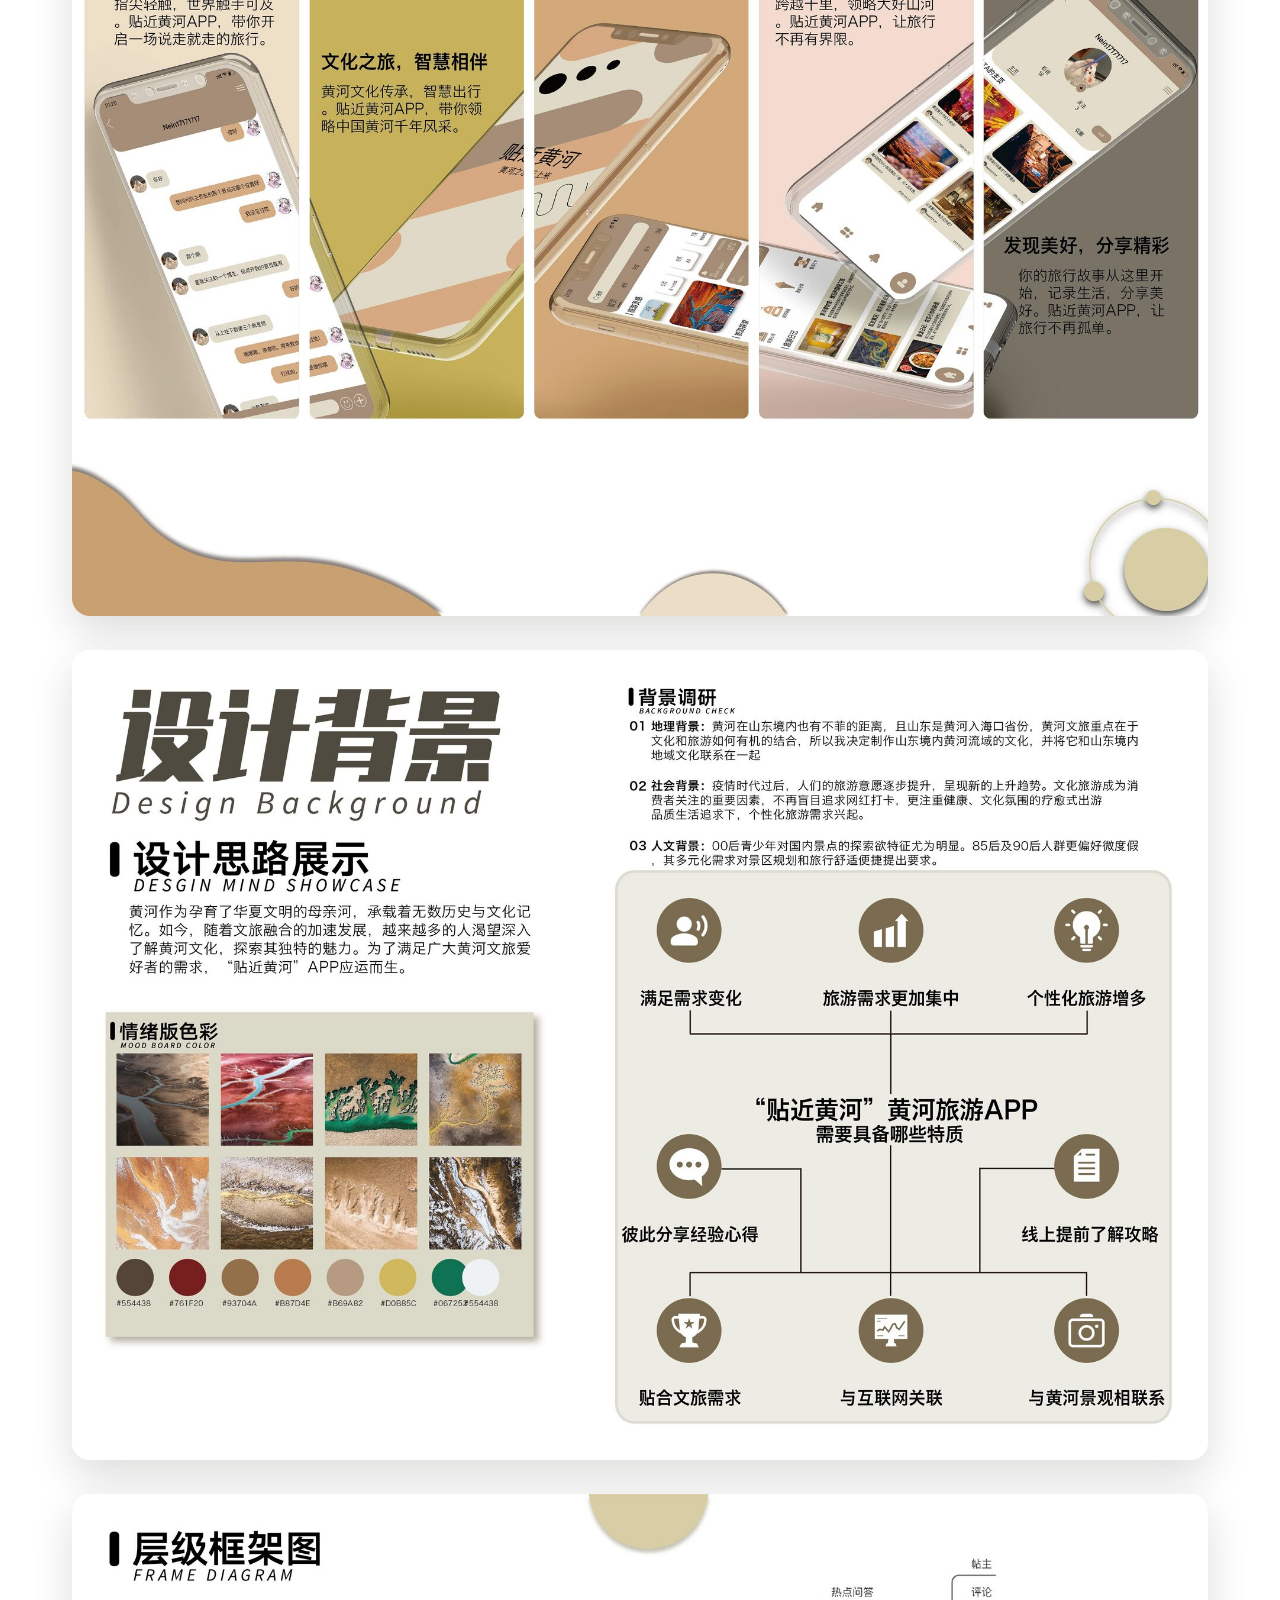
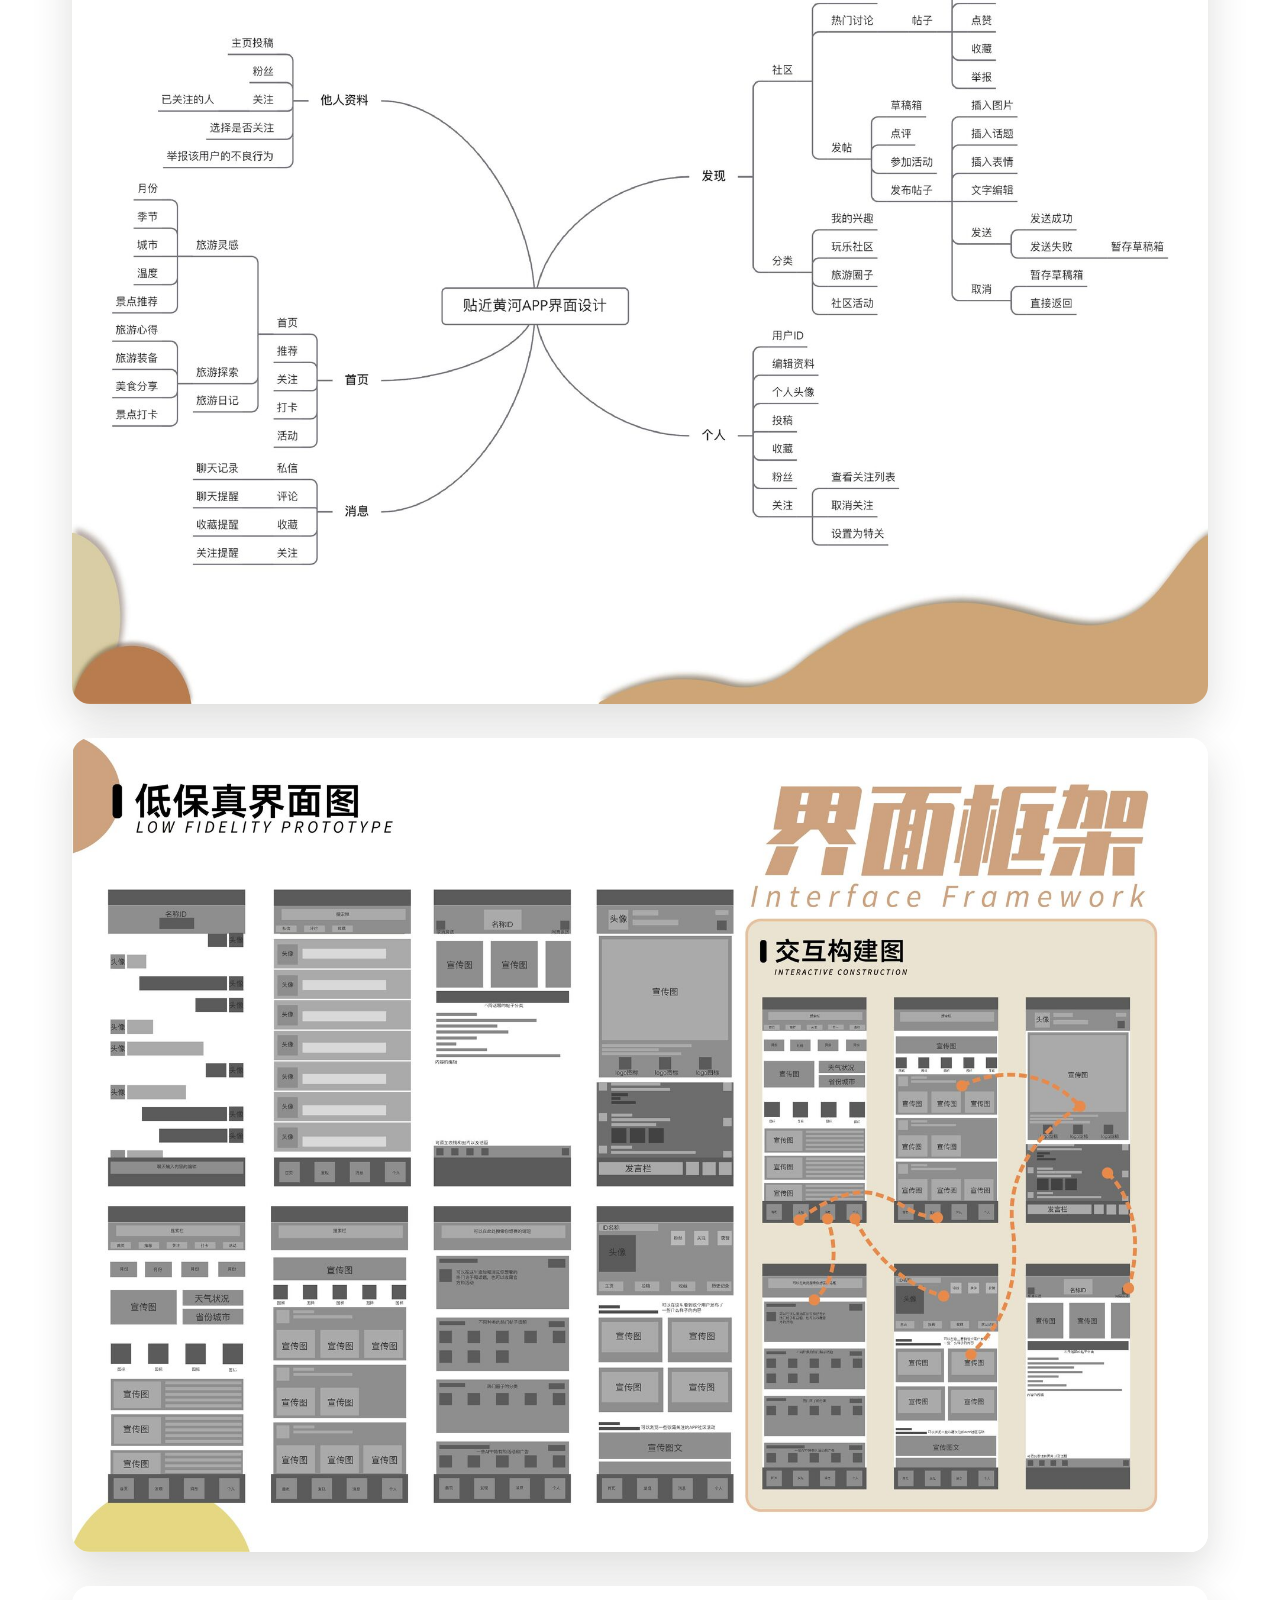
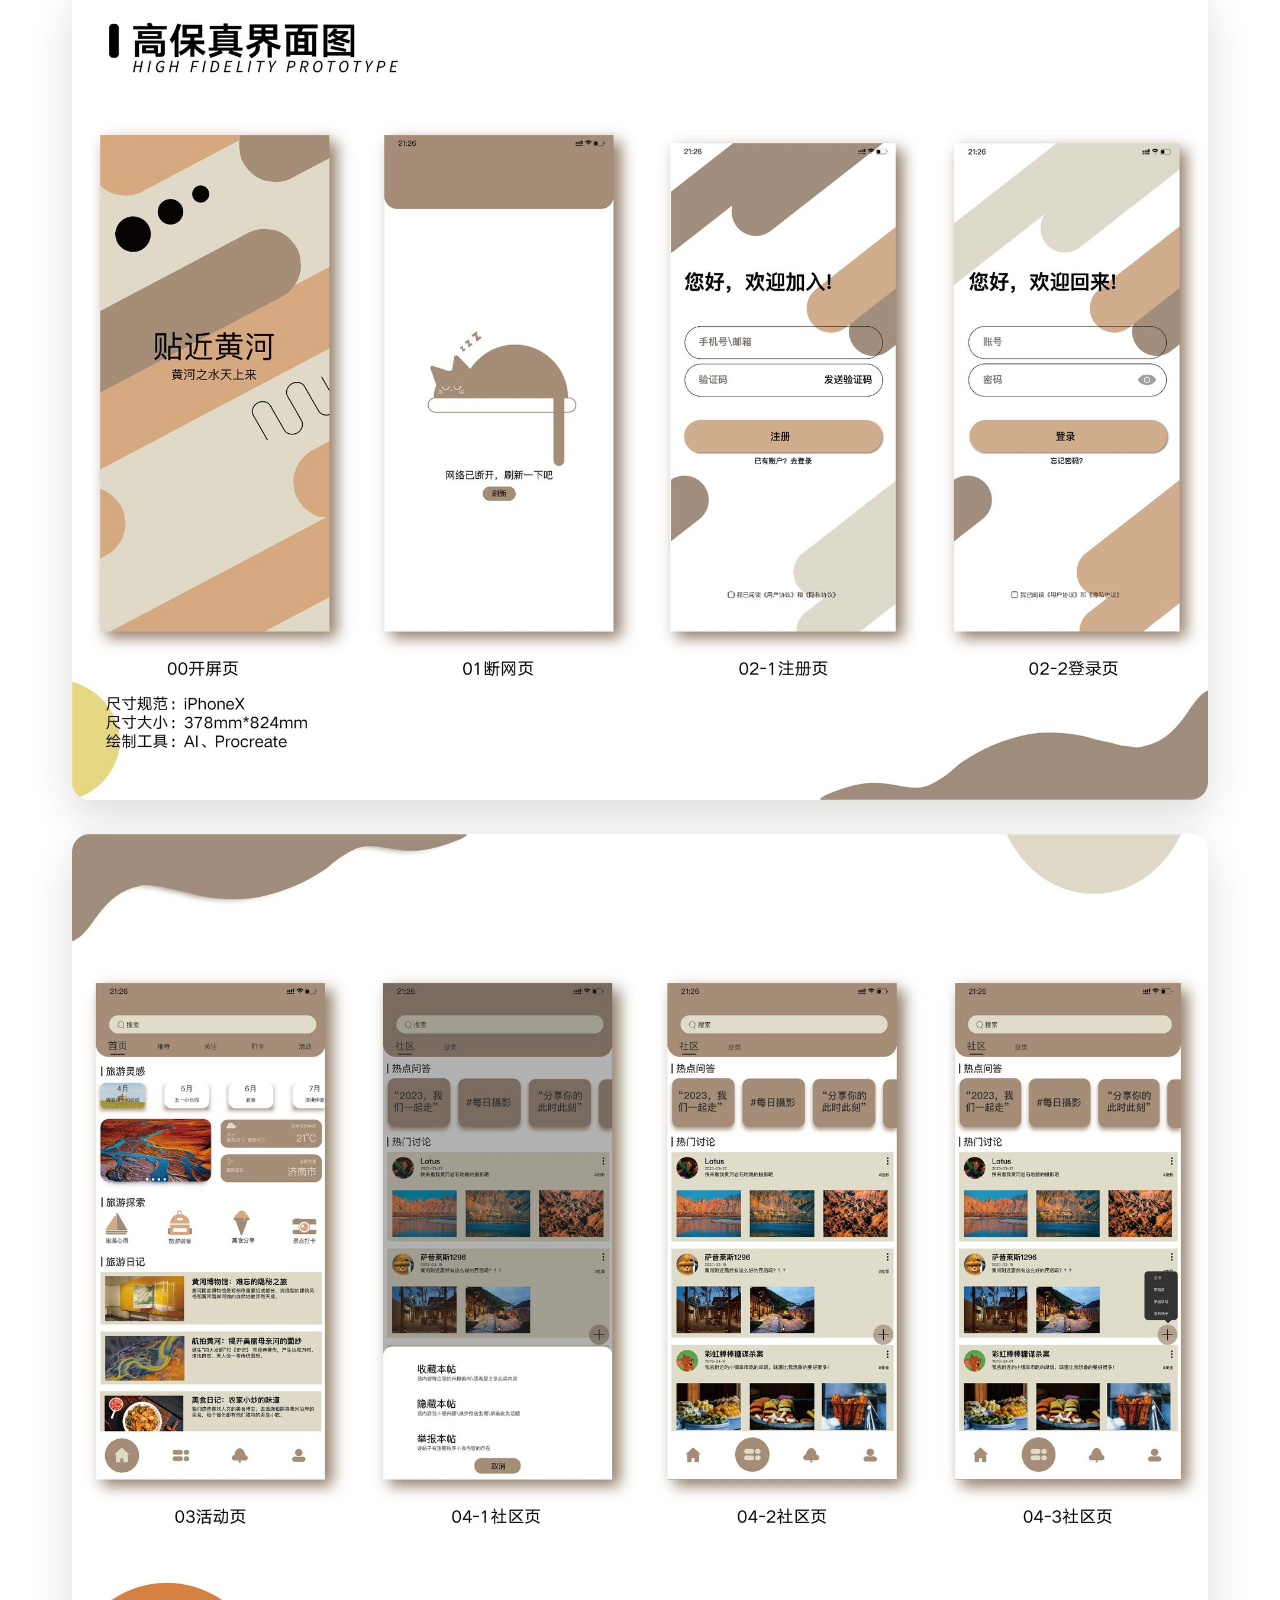
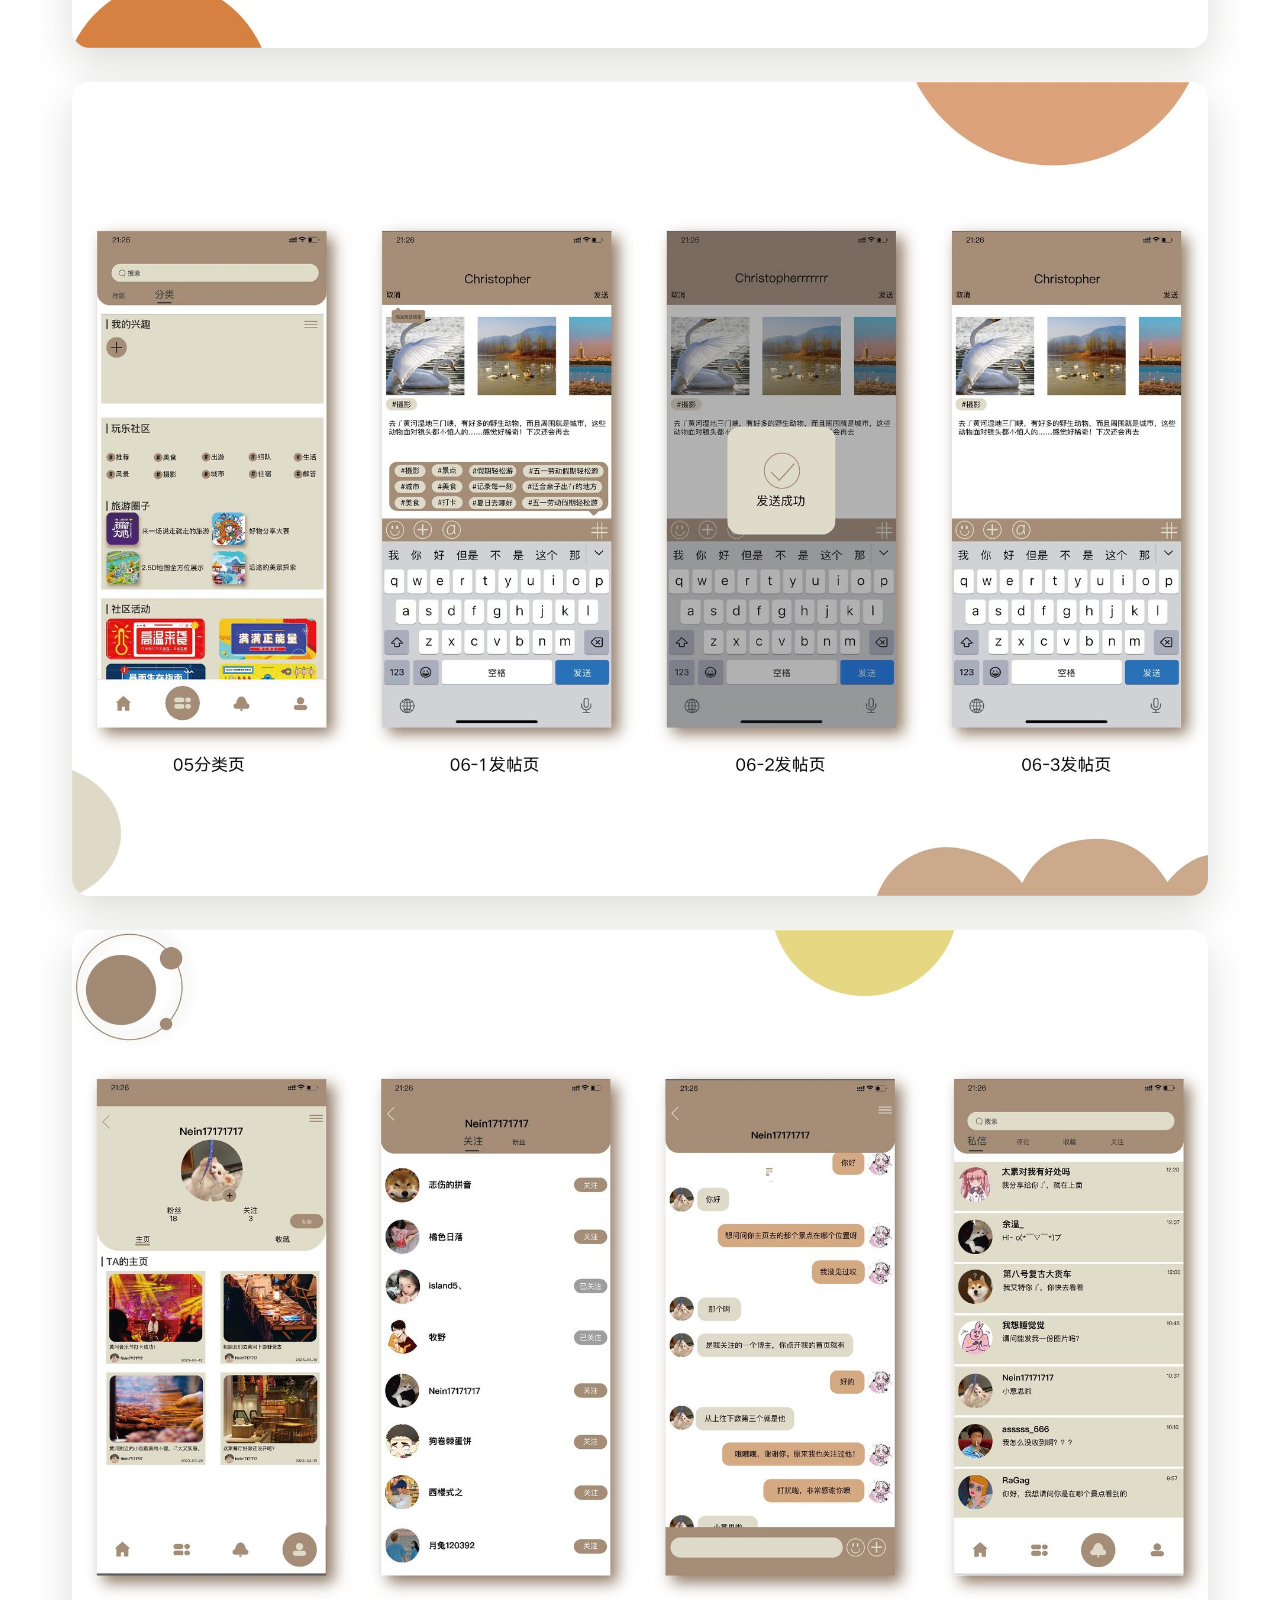
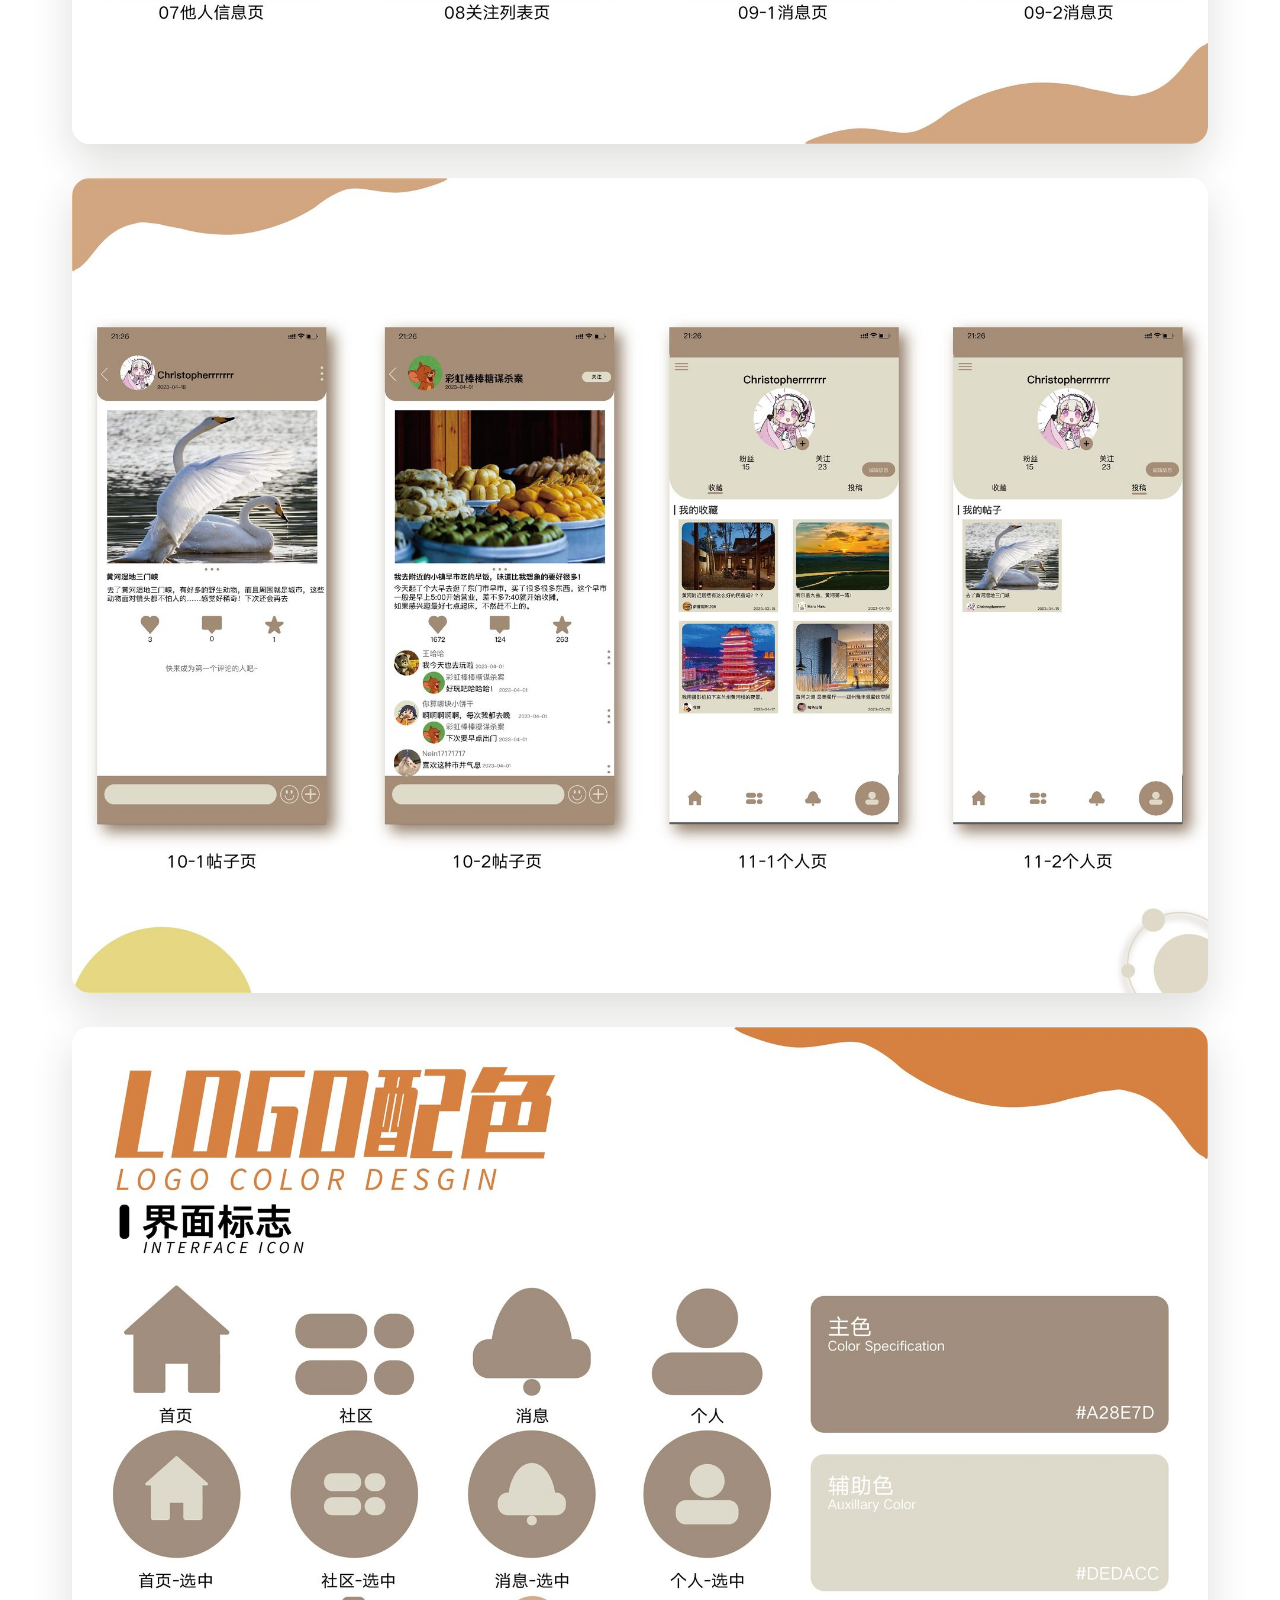
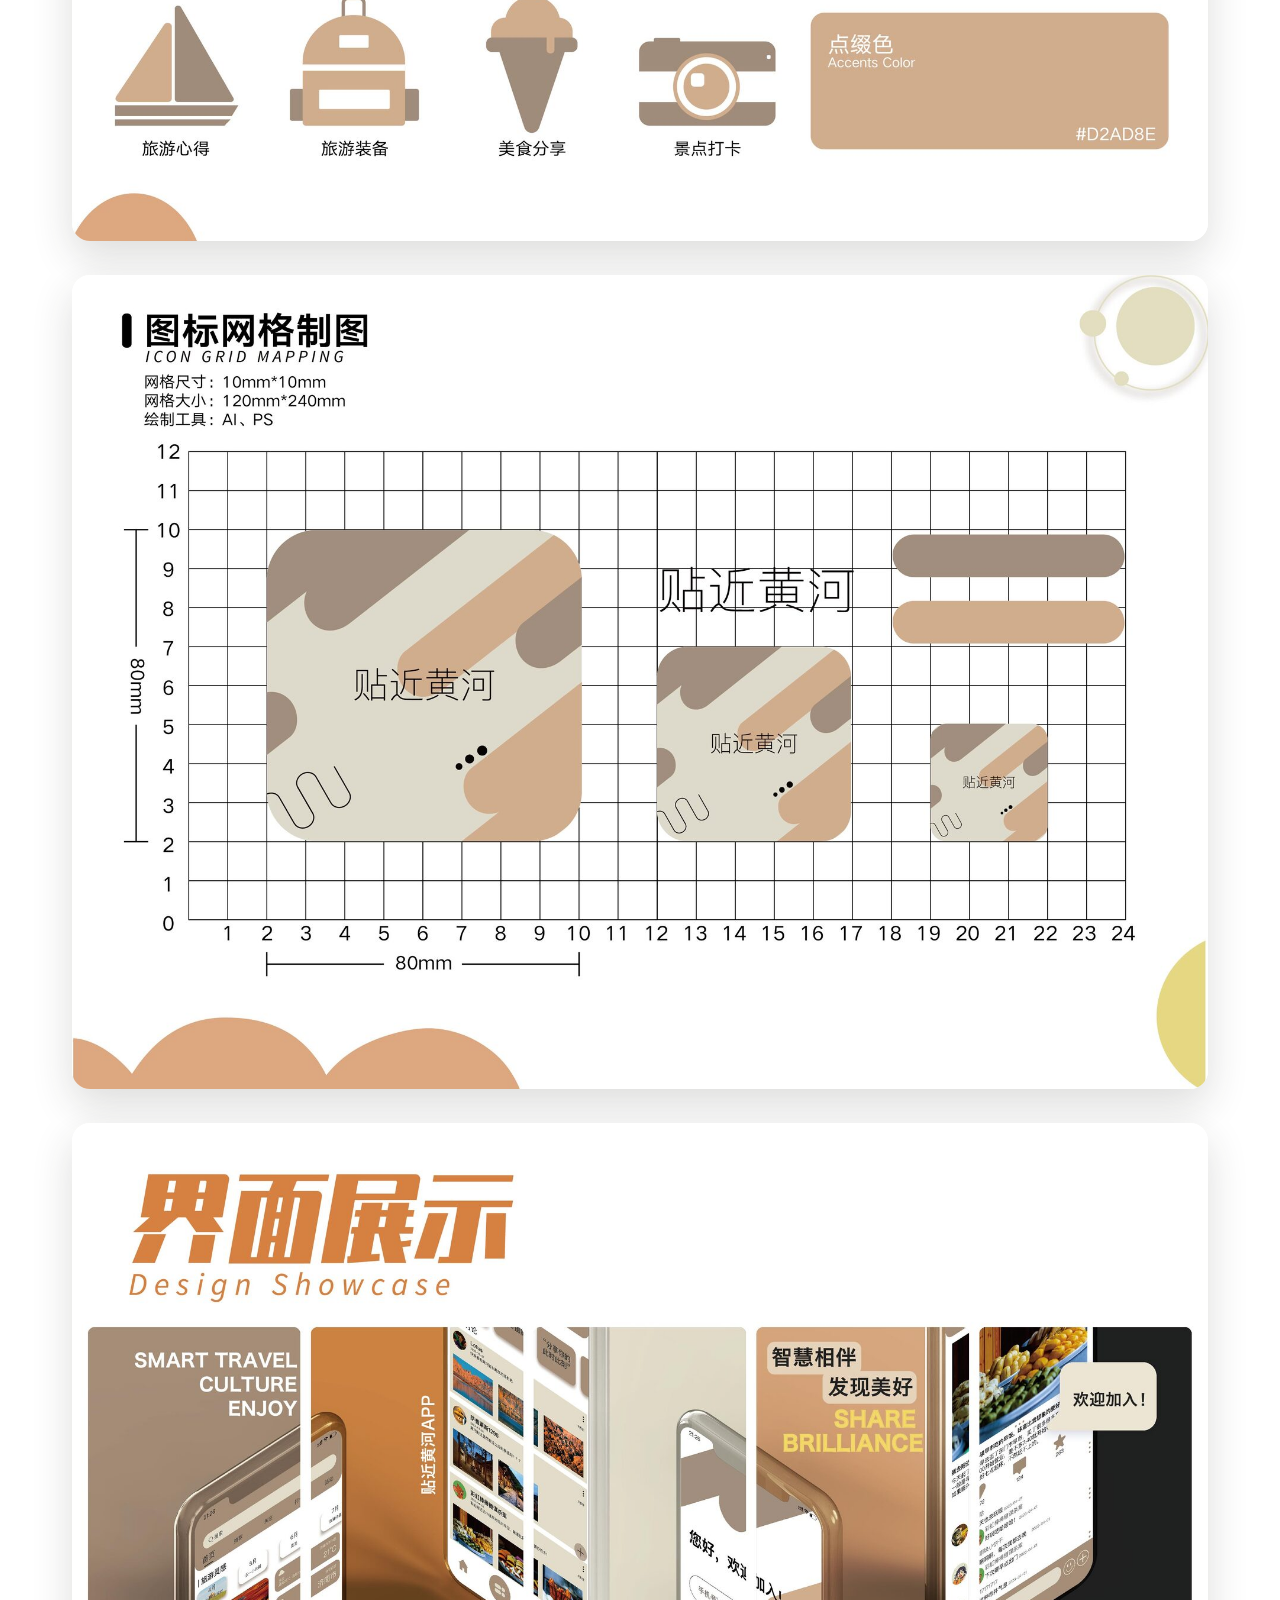
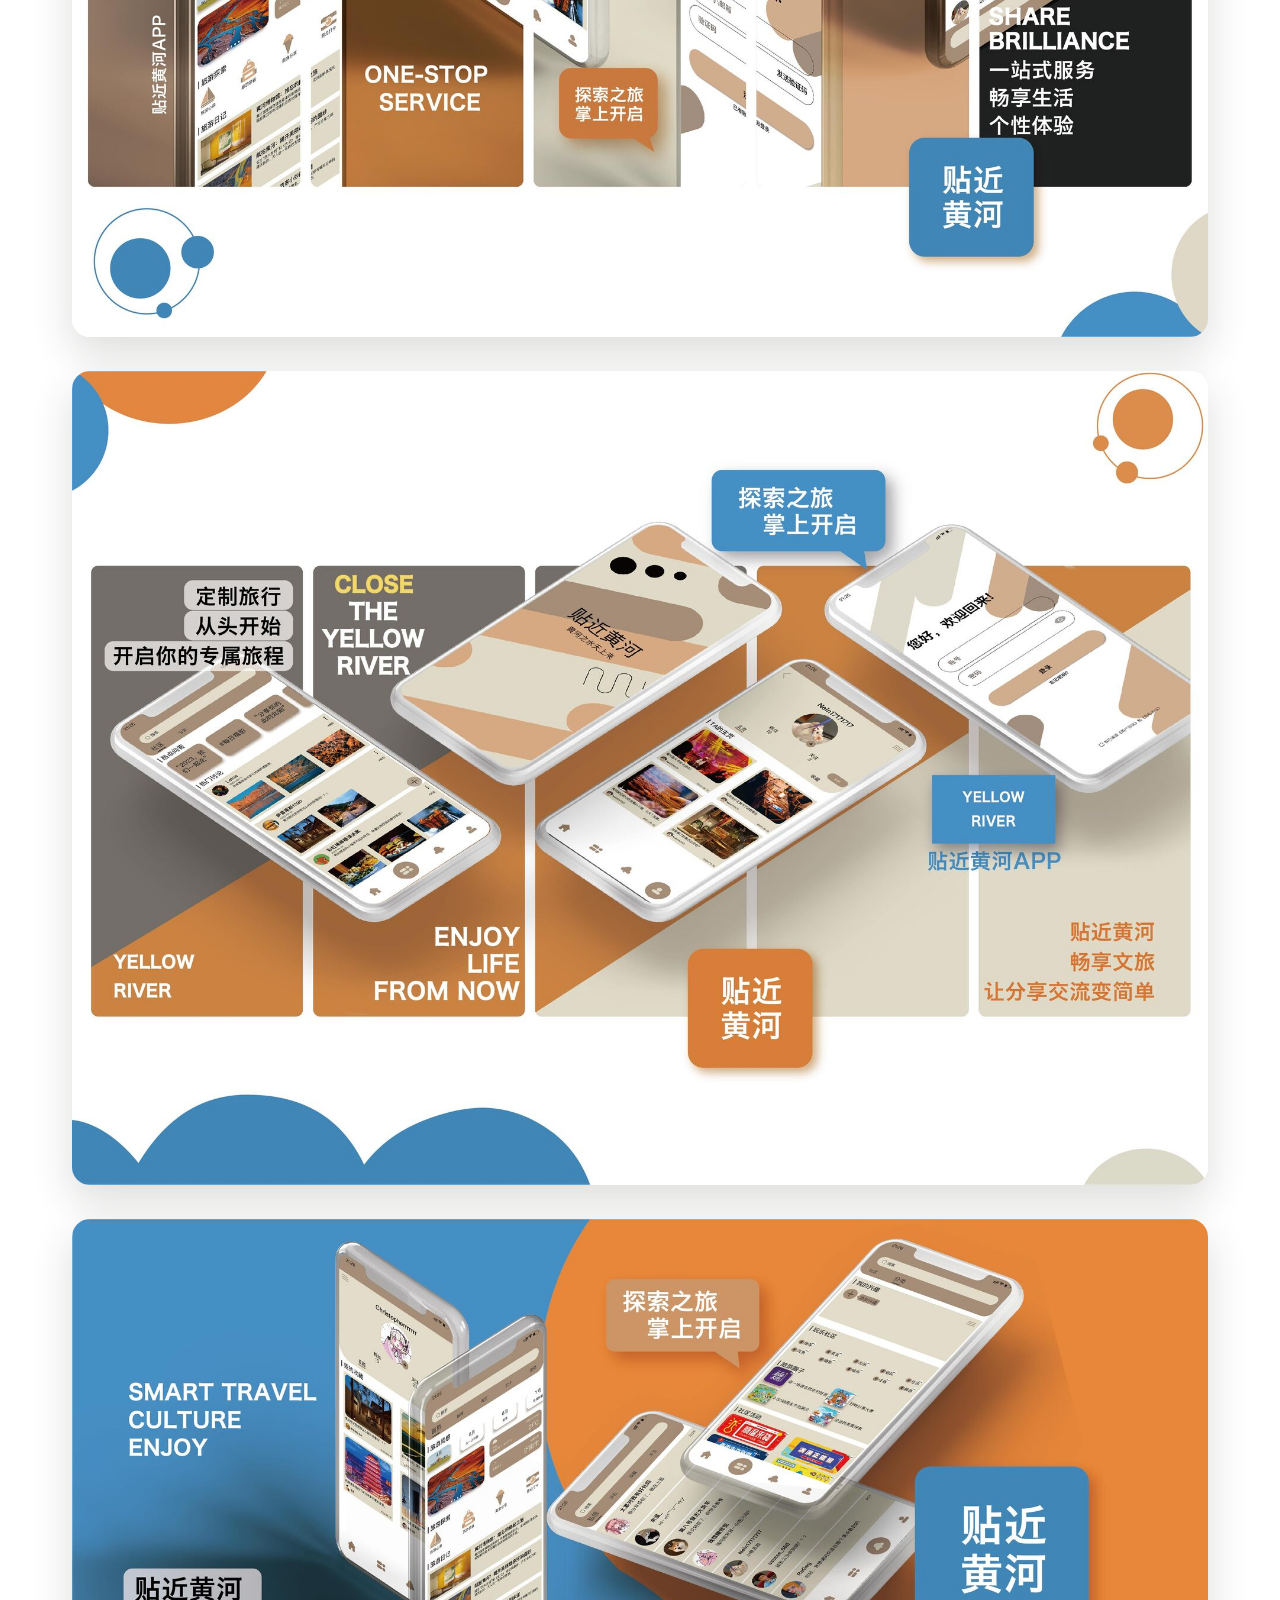
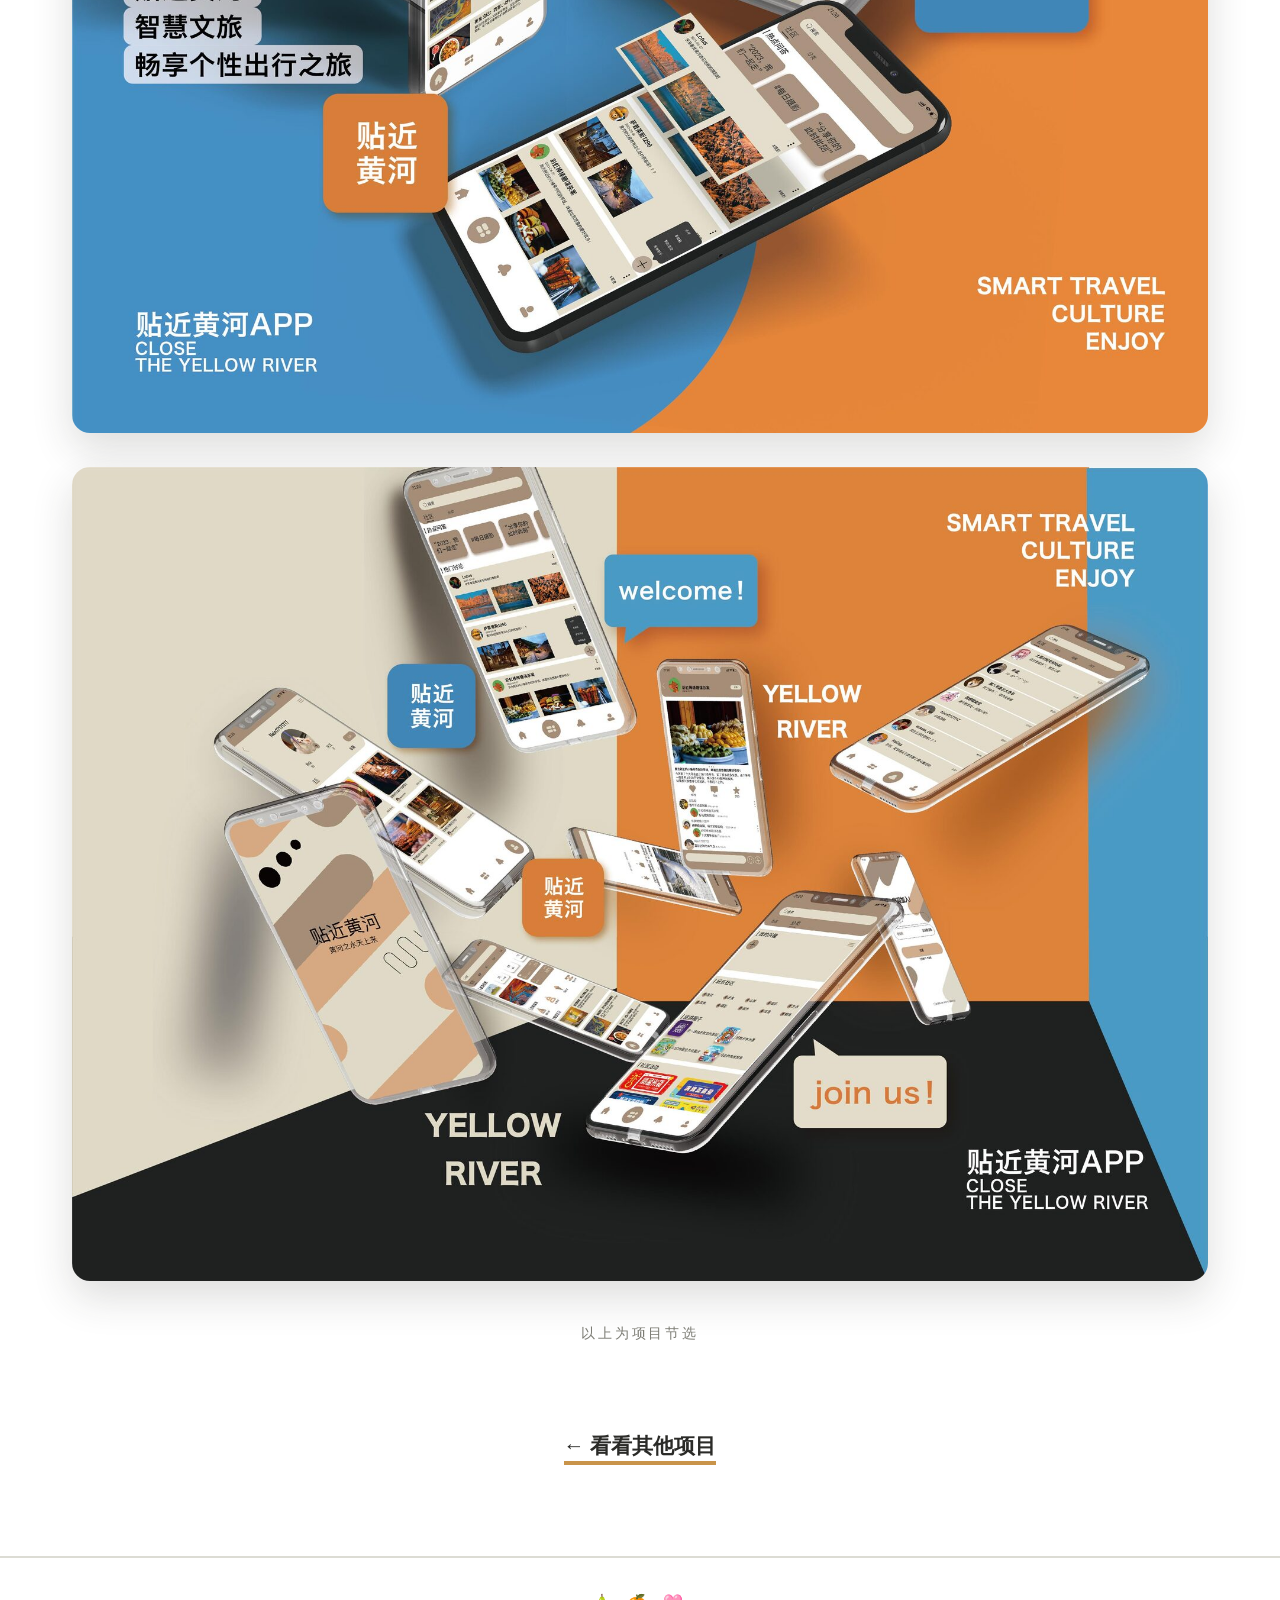
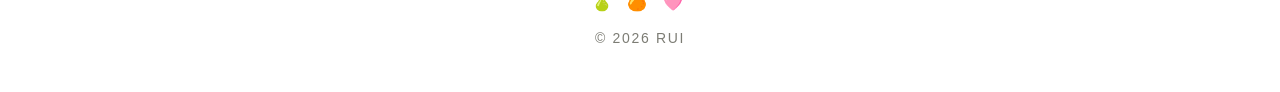
<file: site v6/jiemian.html>
<!DOCTYPE html>
<html lang="zh-CN">
<head>
<meta charset="UTF-8">
<meta name="viewport" content="width=device-width, initial-scale=1.0">
<title>界面设计 · RUI</title>
<link rel="stylesheet" href="style.css">
<style>
  /* 五味宇宙：白底 + 火龙果粉 + 青绿 */
  body.proj { --t: #C9944A; --teal: #6B4630; --pink: #C9944A; }
  ::selection { background: #C9944A; color: #fff; }
  .playbtn {
    display: inline-flex; align-items: center; gap: 10px;
    margin-top: 30px; text-decoration: none;
    font-family: var(--round); font-size: 18px; font-weight: 800;
    color: #fff; background: var(--pink);
    border: 2.5px solid var(--ink); border-radius: 999px;
    padding: 13px 34px; letter-spacing: .08em;
    box-shadow: 5px 5px 0 var(--teal);
    transition: all .3s cubic-bezier(.4,.1,.3,1.4);
  }
  .playbtn:hover { transform: translateY(-4px) rotate(-1deg); box-shadow: 8px 8px 0 var(--teal); }
  .playbtn-teal { background: var(--teal); box-shadow: 5px 5px 0 var(--pink); margin-left: 14px; }
  .playbtn-teal:hover { transform: translateY(-4px) rotate(1deg); box-shadow: 8px 8px 0 var(--pink); }
  @media (max-width: 560px) { .playbtn-teal { margin-left: 0; margin-top: 14px; } }
</style>
</head>
<body class="proj">

<!-- 高饱和童趣色块在背景里游泳 -->
<div class="blobs" aria-hidden="true">
  <i style="width:340px;height:300px;background:var(--pink);top:-90px;right:-110px;--dx:-46px;--dy:60px;--dr:14deg;--dur:26s;--jdur:11s"></i>
  <i style="width:230px;height:210px;background:var(--teal);top:34%;left:-100px;--dx:56px;--dy:-70px;--dr:-12deg;--dur:22s;--jdur:9s"></i>
  <i style="width:150px;height:140px;background:var(--pink);bottom:26%;right:-40px;--dx:-40px;--dy:-46px;--dr:18deg;--dur:19s;--jdur:8s"></i>
  <i style="width:110px;height:100px;background:var(--teal);bottom:-30px;left:16%;--dx:34px;--dy:-40px;--dr:-16deg;--dur:17s;--jdur:7s"></i>
  <span class="dots" style="width:150px;height:110px;color:var(--pink);top:56%;left:6%;--dx:26px;--dy:-30px;--dur:28s"></span>
  <span class="dots" style="width:130px;height:100px;color:var(--teal);top:12%;left:38%;--dx:-24px;--dy:26px;--dur:24s"></span>
  <svg width="34" height="34" viewBox="0 0 34 34" style="top:70%;right:14%;--dx:-20px;--dy:-26px;--dur:15s">
    <path d="M17 4 L17 30 M4 17 L30 17" stroke="var(--pink)" stroke-width="3.5" stroke-linecap="round"/>
  </svg>
  <svg width="26" height="26" viewBox="0 0 34 34" style="top:24%;left:20%;--dx:18px;--dy:22px;--dur:18s">
    <path d="M17 4 L17 30 M4 17 L30 17" stroke="var(--teal)" stroke-width="3.5" stroke-linecap="round"/>
  </svg>
</div>

<header class="top">
  <div class="top-inner">
    <a class="brand" href="index.html">RUI</a>
    <nav class="mainnav">
      <a href="index.html">作品
        <svg width="46" height="8" viewBox="0 0 46 8"><path d="M2 5 Q 12 2, 23 5 T 44 4" fill="none" stroke="currentColor" stroke-width="2.5" stroke-linecap="round"/></svg>
      </a>
      <a href="about.html">关于我
        <svg width="60" height="8" viewBox="0 0 60 8"><path d="M2 5 Q 16 2, 30 5 T 58 4" fill="none" stroke="currentColor" stroke-width="2.5" stroke-linecap="round"/></svg>
      </a>
      <a href="about.html#contact">联系
        <svg width="46" height="8" viewBox="0 0 46 8"><path d="M2 5 Q 12 2, 23 5 T 44 4" fill="none" stroke="currentColor" stroke-width="2.5" stroke-linecap="round"/></svg>
      </a>
    </nav>
  </div>
</header>

<main>
  <section class="proj-hero wrap">
    <a class="backlink" href="index.html">← 回到灰扑扑的世界</a>
    <h1>界面设计</h1>
    <p class="desc">
      本科阶段的界面设计探索——<br>从信息架构到视觉界面的完整推演。
    </p>
    <div class="proj-info">
      <div><span>类型</span><b>UI / 交互设计</b></div>
      <div><span>主题色</span><b style="color:var(--pink)">暖土黄 × 巧克力</b></div>
      <div><span>产出</span><b>界面系统 · 交互流程</b></div>
    </div>
  </section>

  <section class="plates wrap">
    <figure><img src="images/jiemian/00.jpg" alt="界面设计 第1页" loading="lazy"></figure>
    <figure><img src="images/jiemian/01.jpg" alt="界面设计 第2页" loading="lazy"></figure>
    <figure><img src="images/jiemian/02.jpg" alt="界面设计 第3页" loading="lazy"></figure>
    <figure><img src="images/jiemian/03.jpg" alt="界面设计 第4页" loading="lazy"></figure>
    <figure><img src="images/jiemian/04.jpg" alt="界面设计 第5页" loading="lazy"></figure>
    <figure><img src="images/jiemian/05.jpg" alt="界面设计 第6页" loading="lazy"></figure>
    <figure><img src="images/jiemian/06.jpg" alt="界面设计 第7页" loading="lazy"></figure>
    <figure><img src="images/jiemian/07.jpg" alt="界面设计 第8页" loading="lazy"></figure>
    <figure><img src="images/jiemian/08.jpg" alt="界面设计 第9页" loading="lazy"></figure>
    <figure><img src="images/jiemian/09.jpg" alt="界面设计 第10页" loading="lazy"></figure>
    <figure><img src="images/jiemian/10.jpg" alt="界面设计 第11页" loading="lazy"></figure>
    <figure><img src="images/jiemian/11.jpg" alt="界面设计 第12页" loading="lazy"></figure>
    <figure><img src="images/jiemian/12.jpg" alt="界面设计 第13页" loading="lazy"></figure>
    <figure><img src="images/jiemian/13.jpg" alt="界面设计 第14页" loading="lazy"></figure>
    <figure><img src="images/jiemian/14.jpg" alt="界面设计 第15页" loading="lazy"></figure>
    <figure><img src="images/jiemian/15.jpg" alt="界面设计 第16页" loading="lazy"></figure>
    <p style="text-align:center;color:var(--graphite);font-size:14px;letter-spacing:.2em;margin-top:6px">以上为项目节选</p>
  </section>

  <div class="proj-next">
    <a href="index.html">← 看看其他项目</a>
  </div>
</main>

<footer class="foot">
  <div class="fruits">🍐 🍊 🩷</div>
  <div>© 2026 RUI</div>
</footer>

<script>
// 图片滚动一张张浮现
(function () {
  var items = document.querySelectorAll('.plates figure');
  if (!('IntersectionObserver' in window)) {
    items.forEach(function (el) { el.classList.add('show'); });
    return;
  }
  var io = new IntersectionObserver(function (entries) {
    entries.forEach(function (e) {
      if (e.isIntersecting) { e.target.classList.add('show'); io.unobserve(e.target); }
    });
  }, { threshold: 0.1 });
  items.forEach(function (el) { io.observe(el); });
})();
</script>

</body>
</html>
</file>
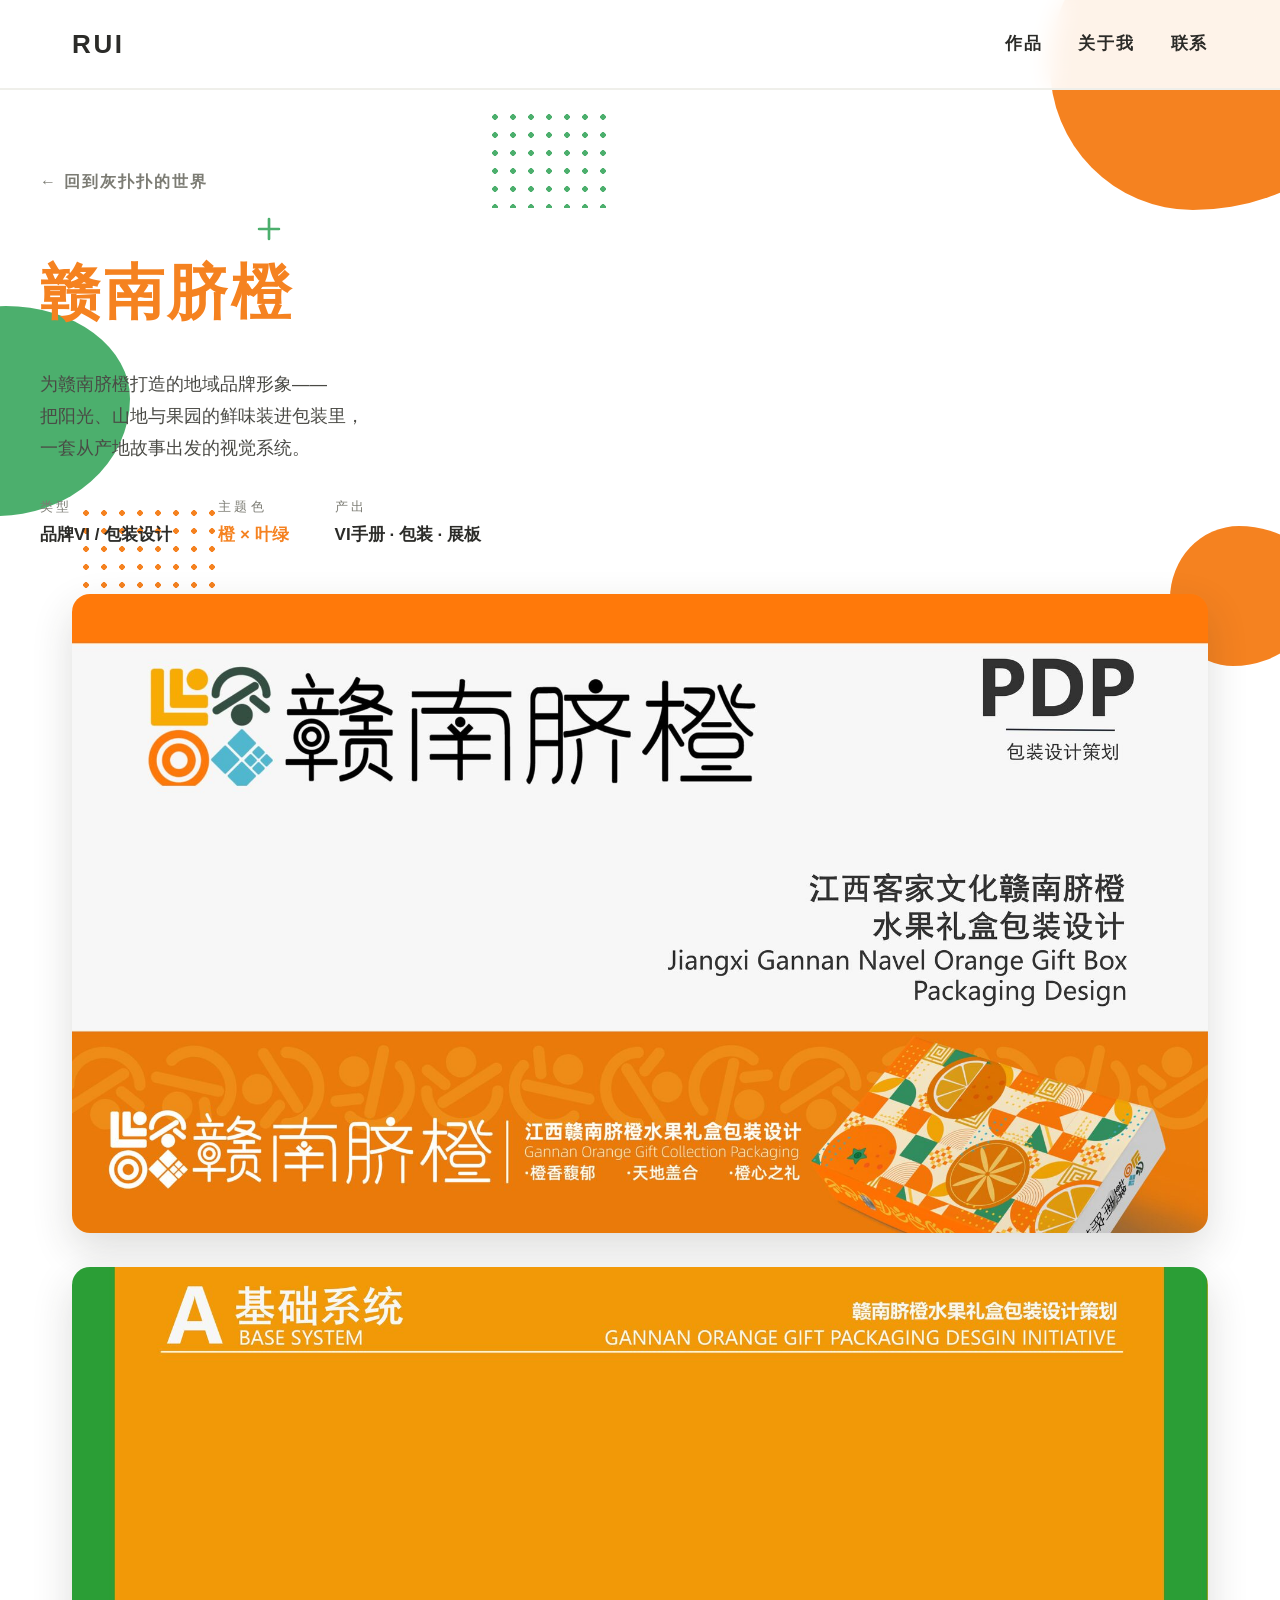
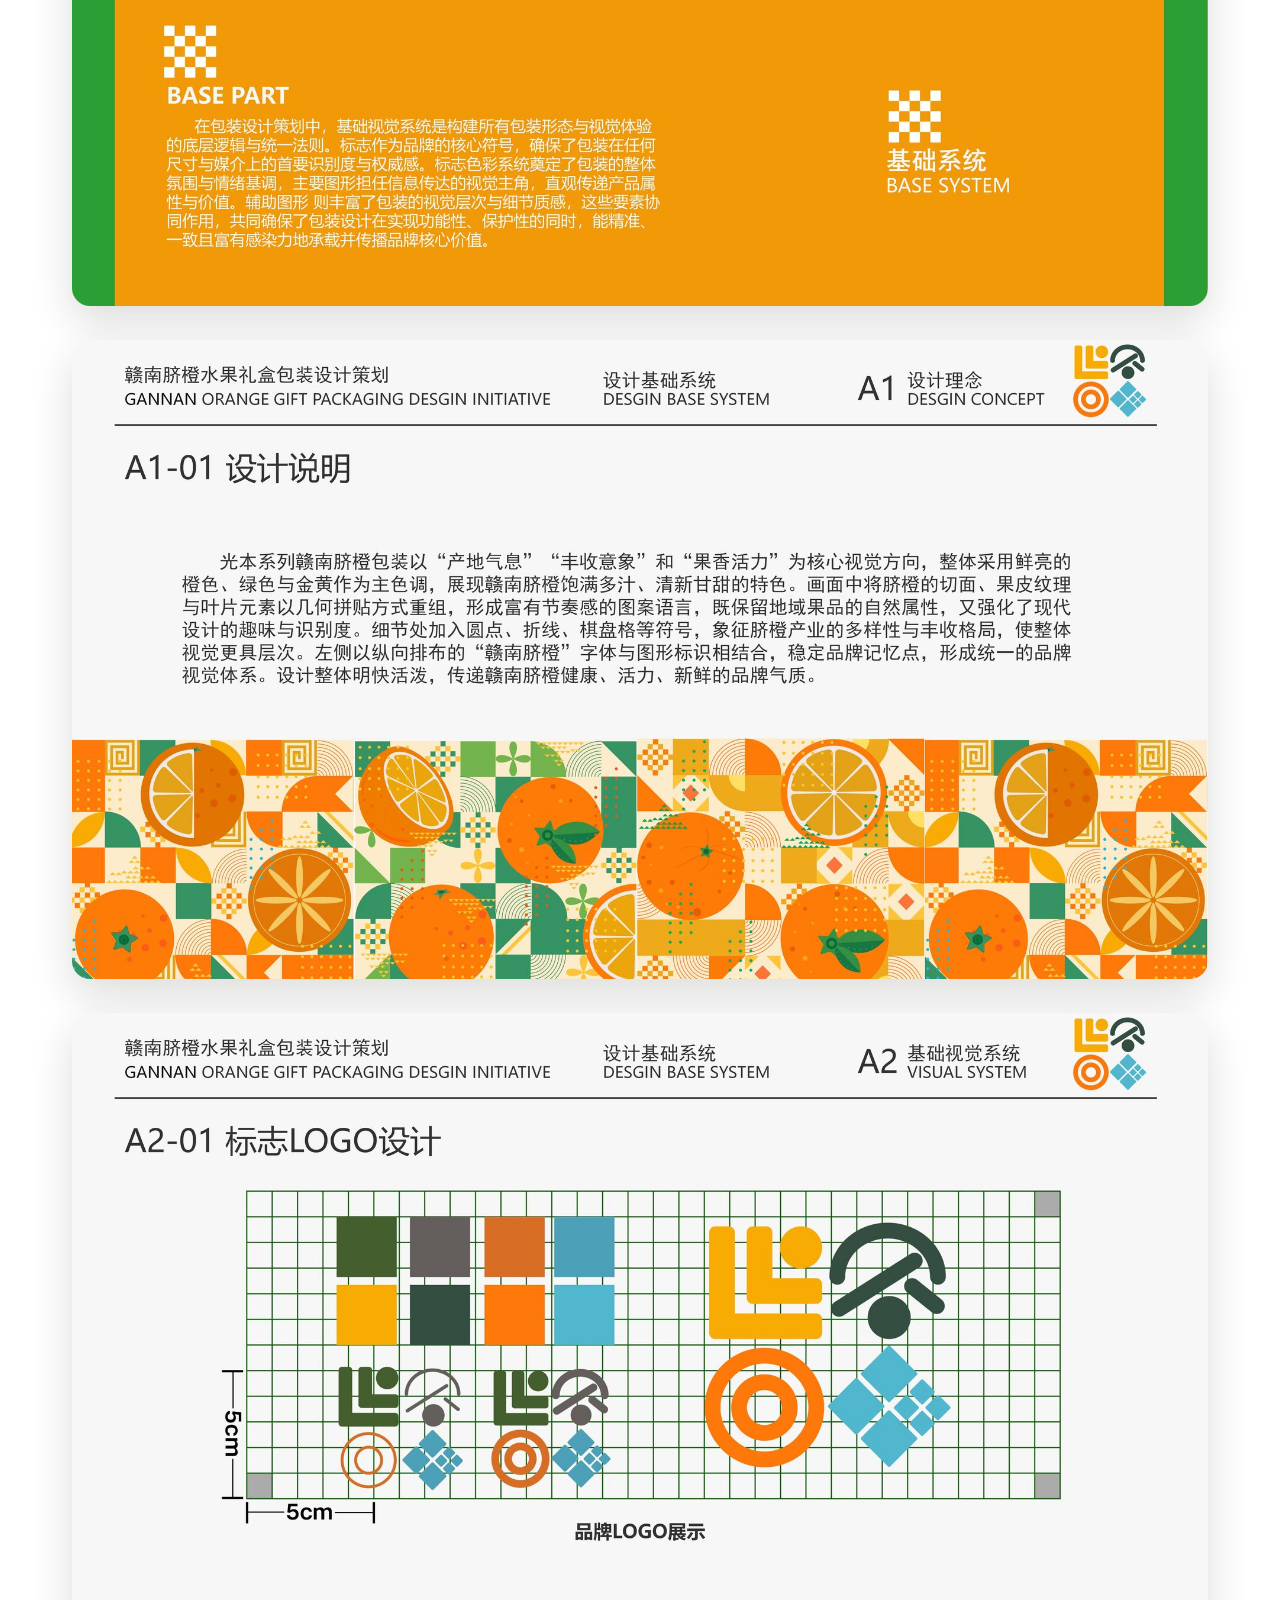
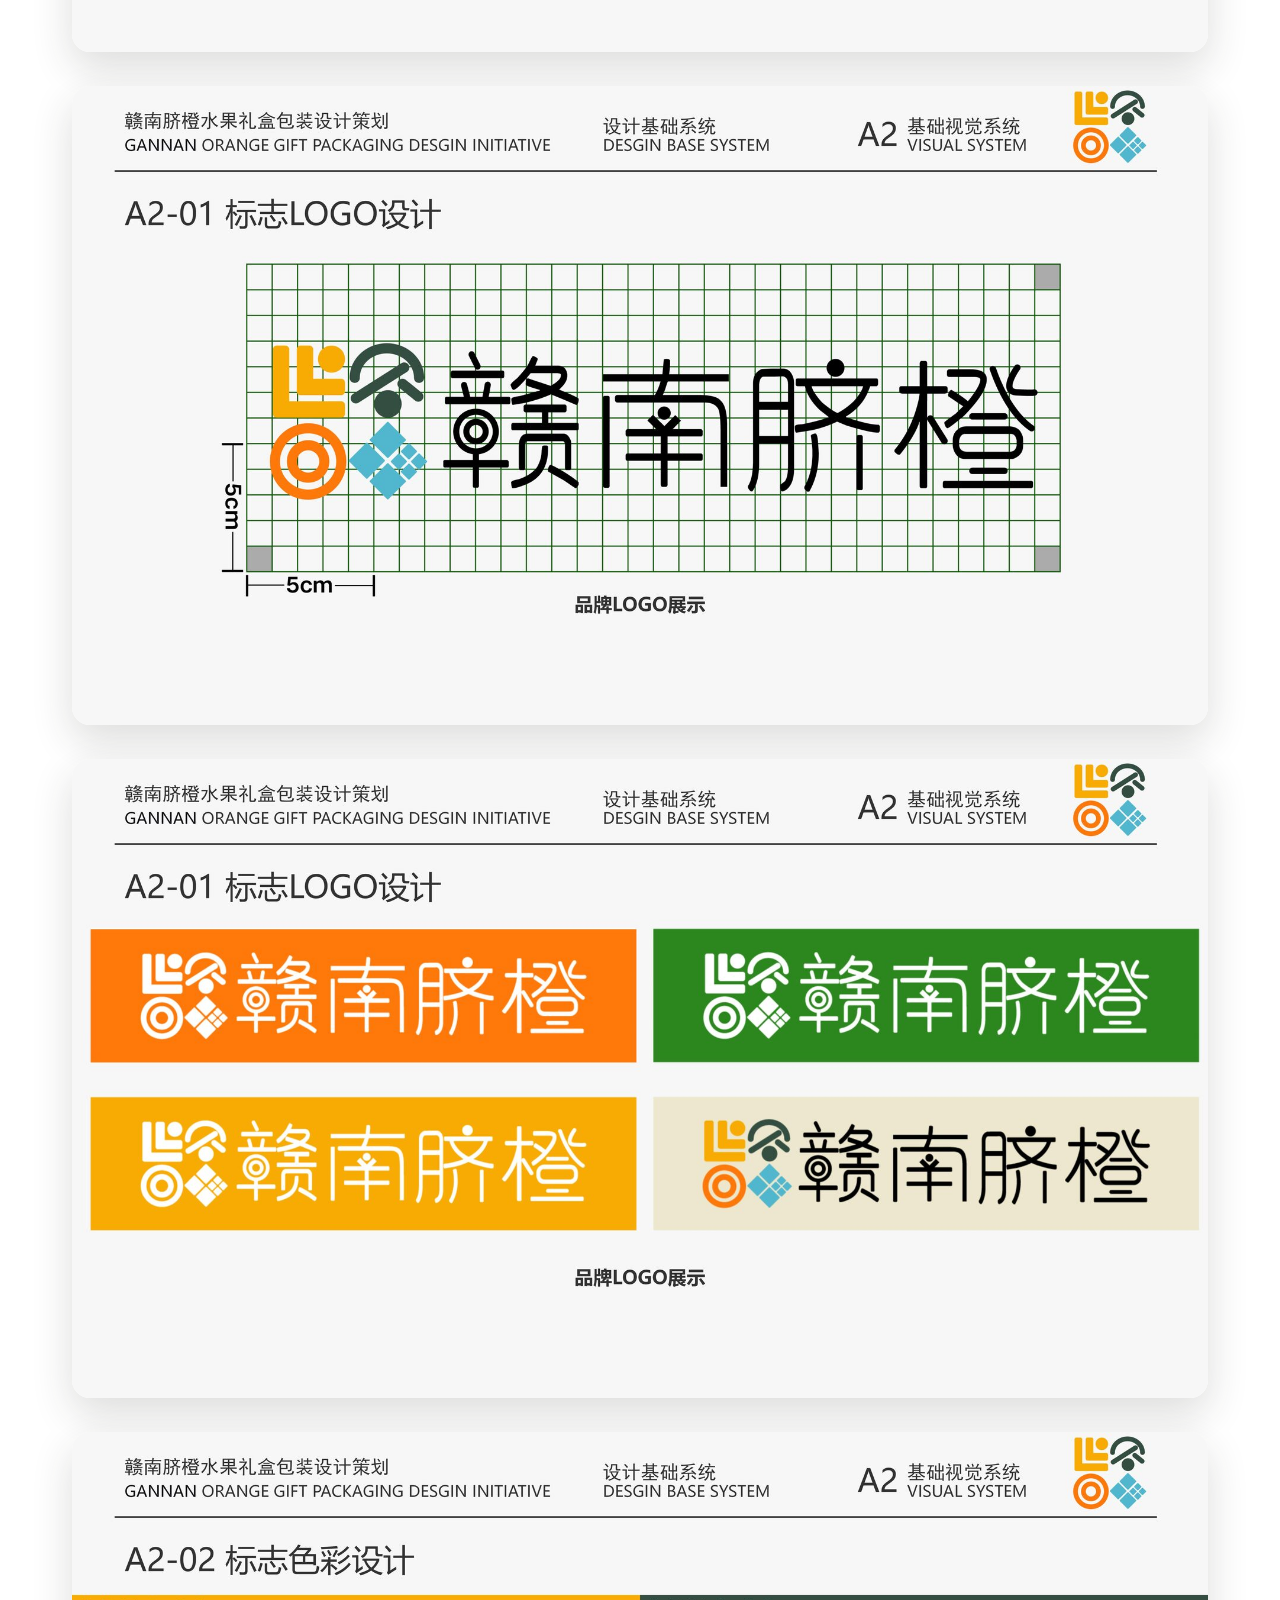
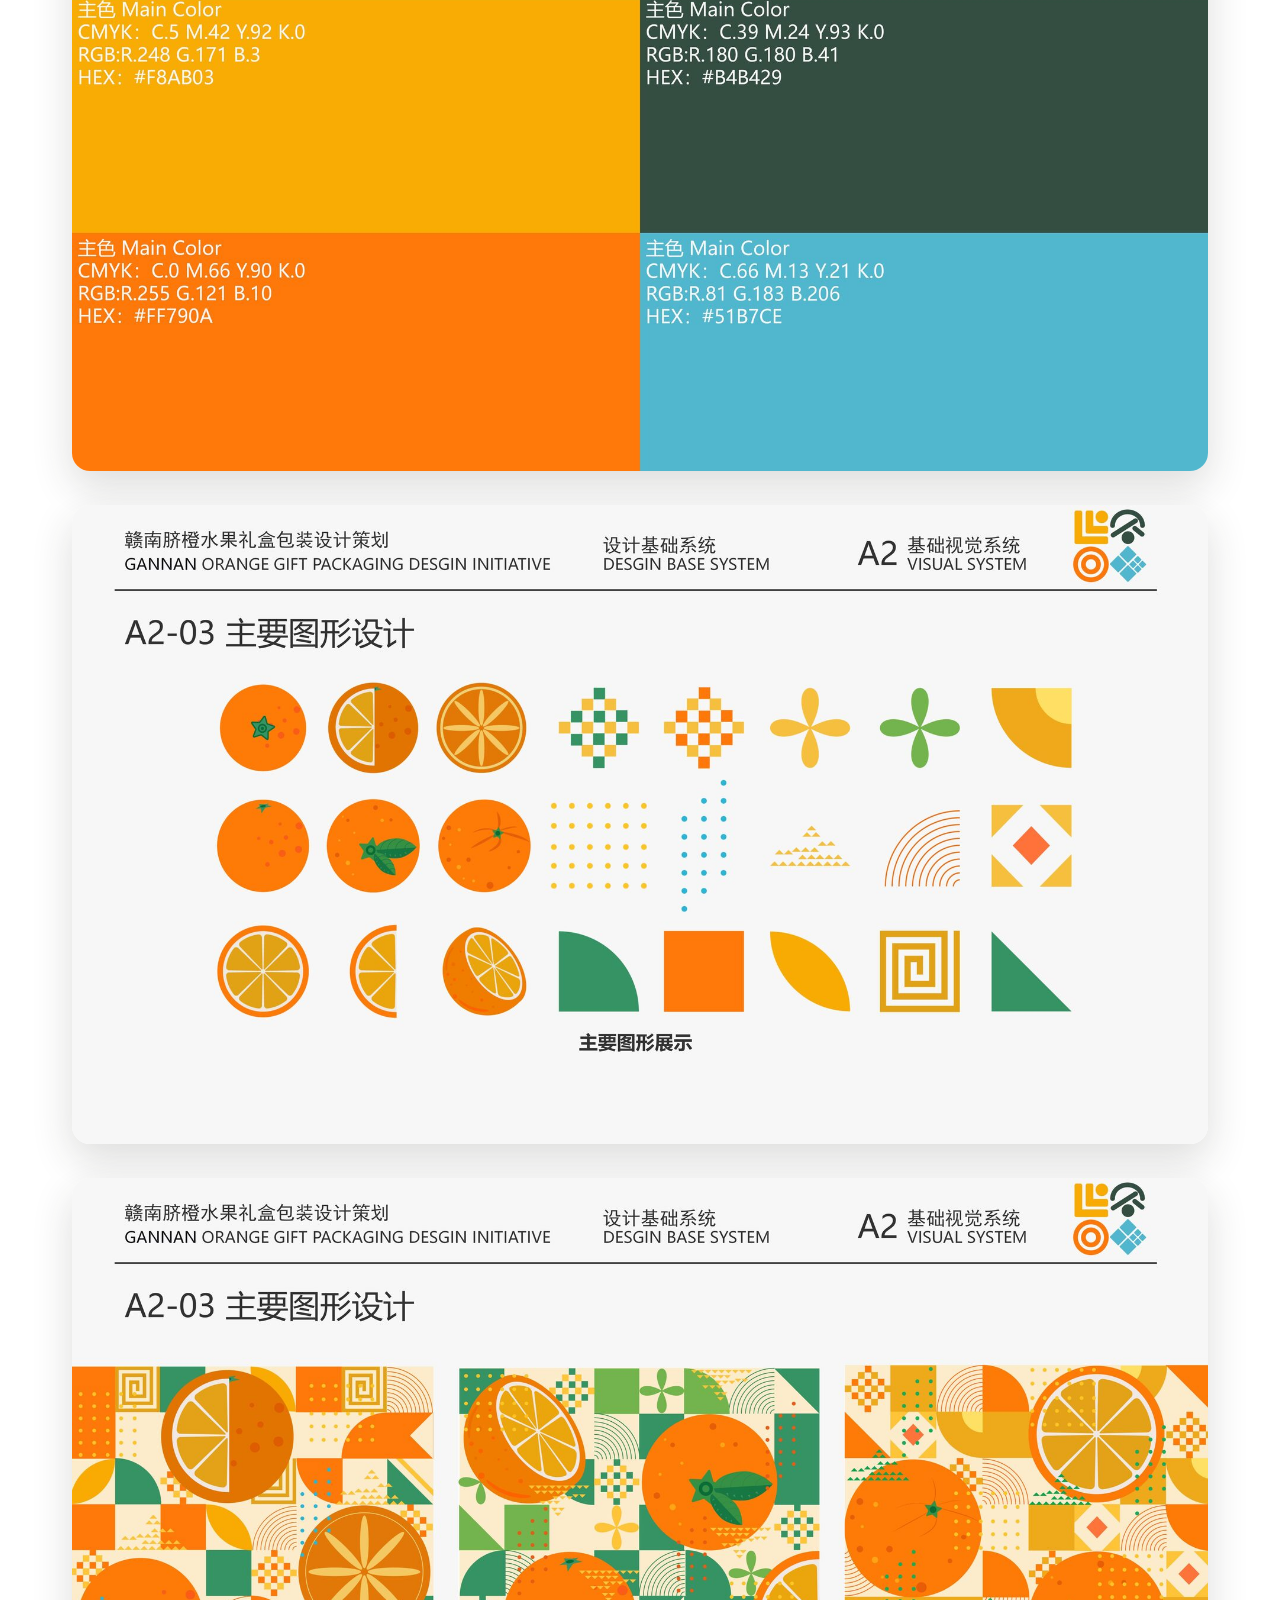
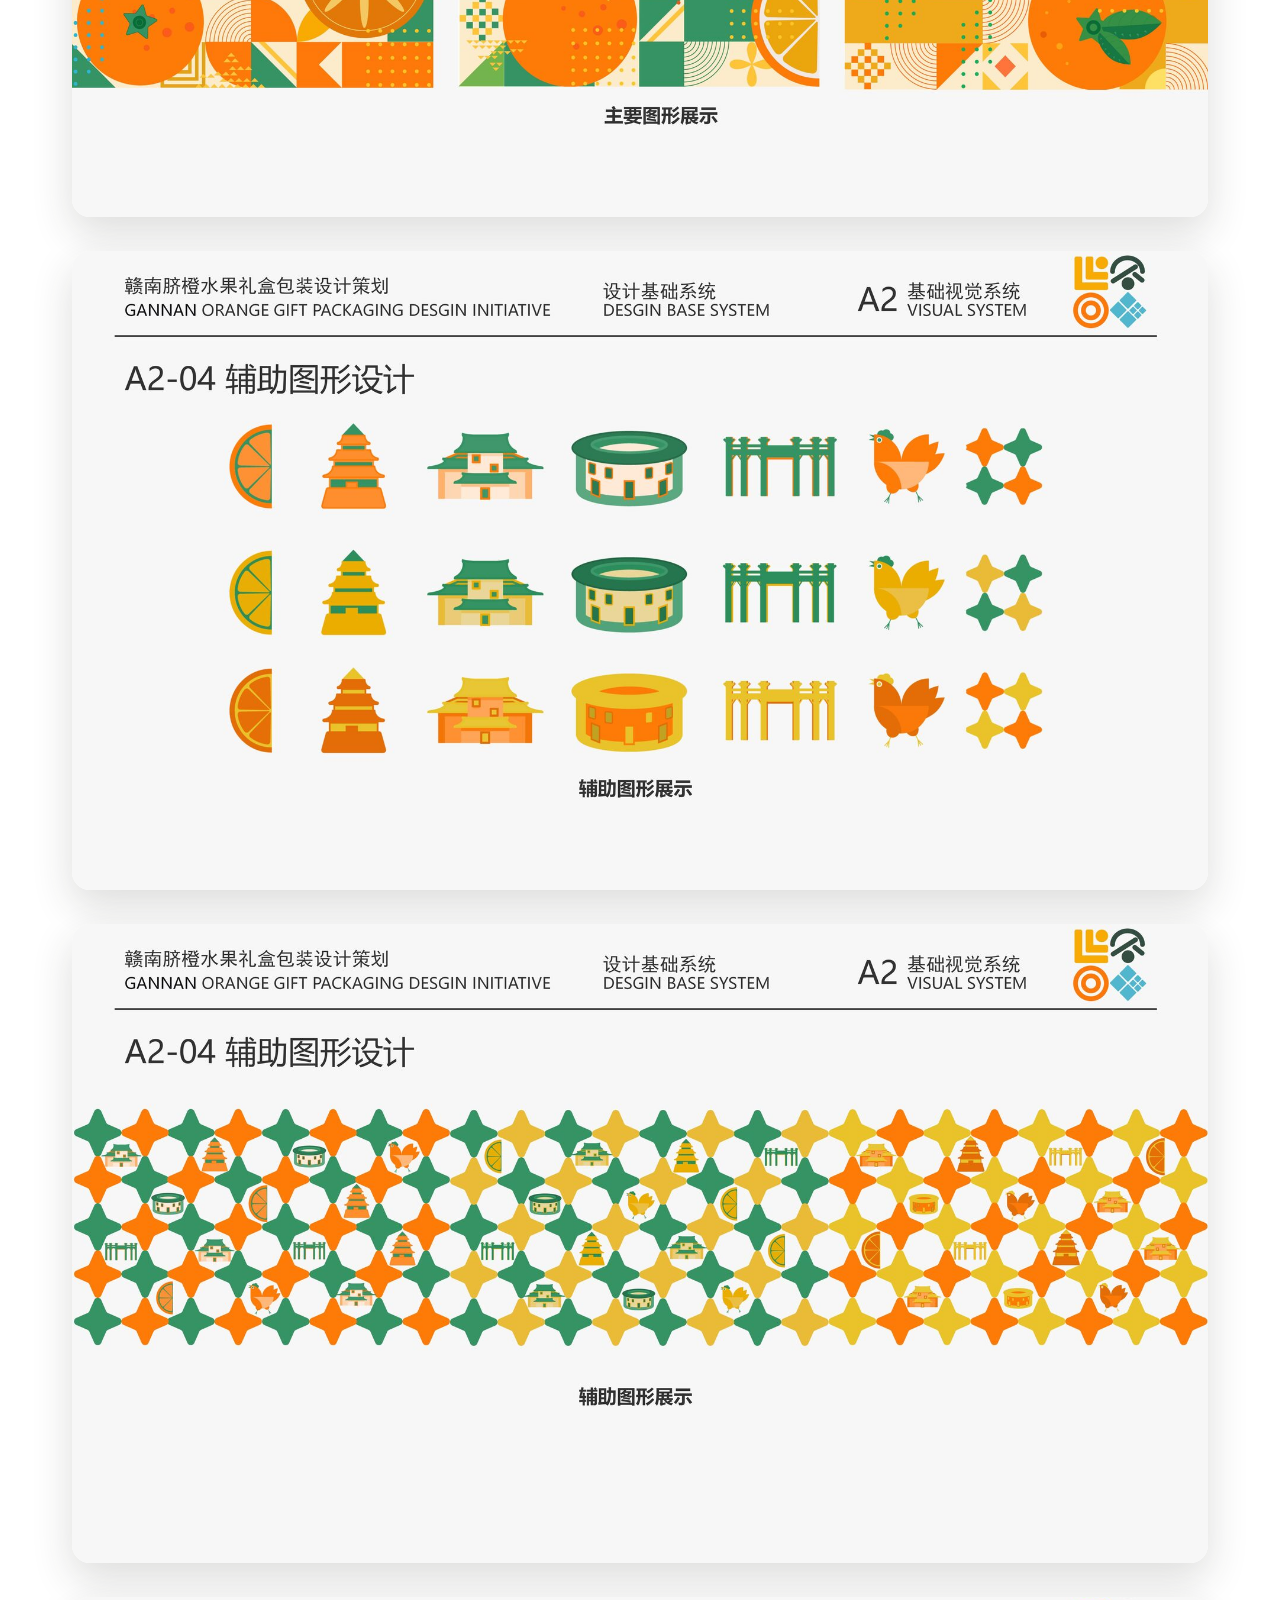
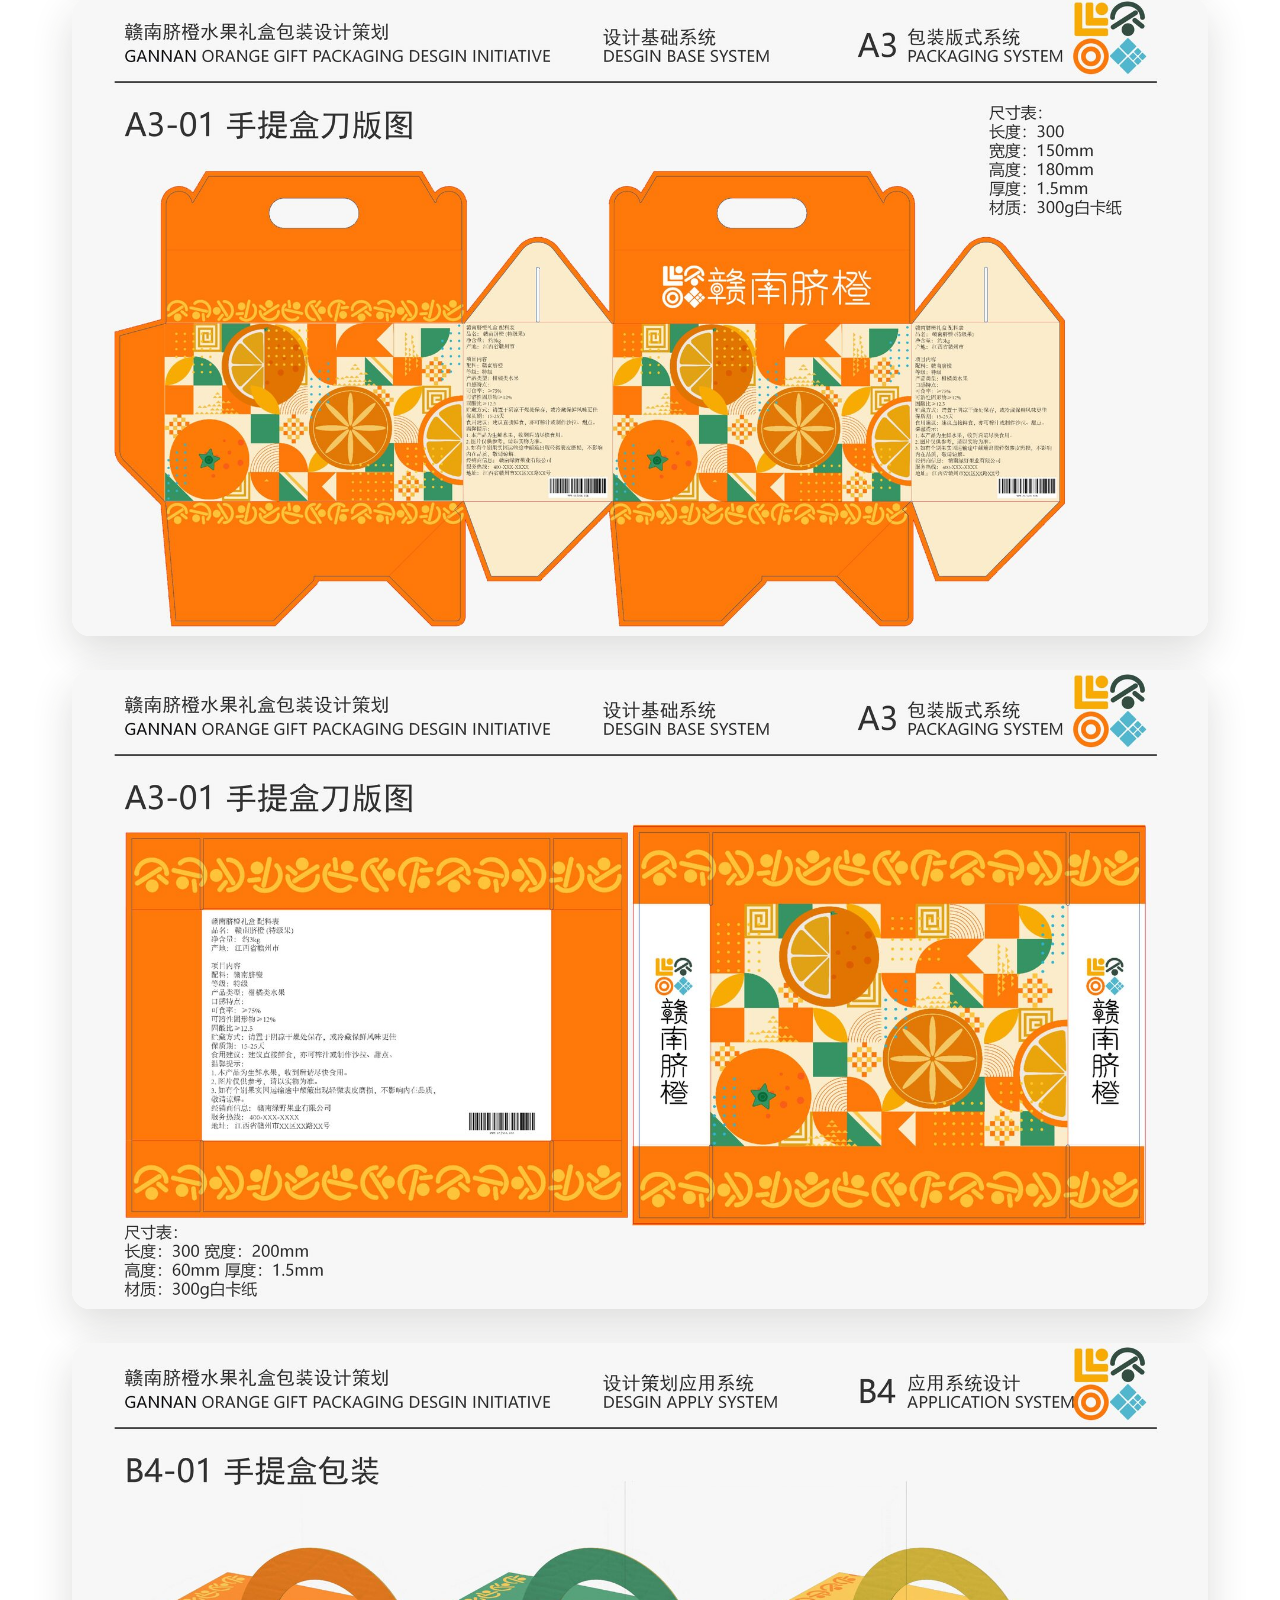
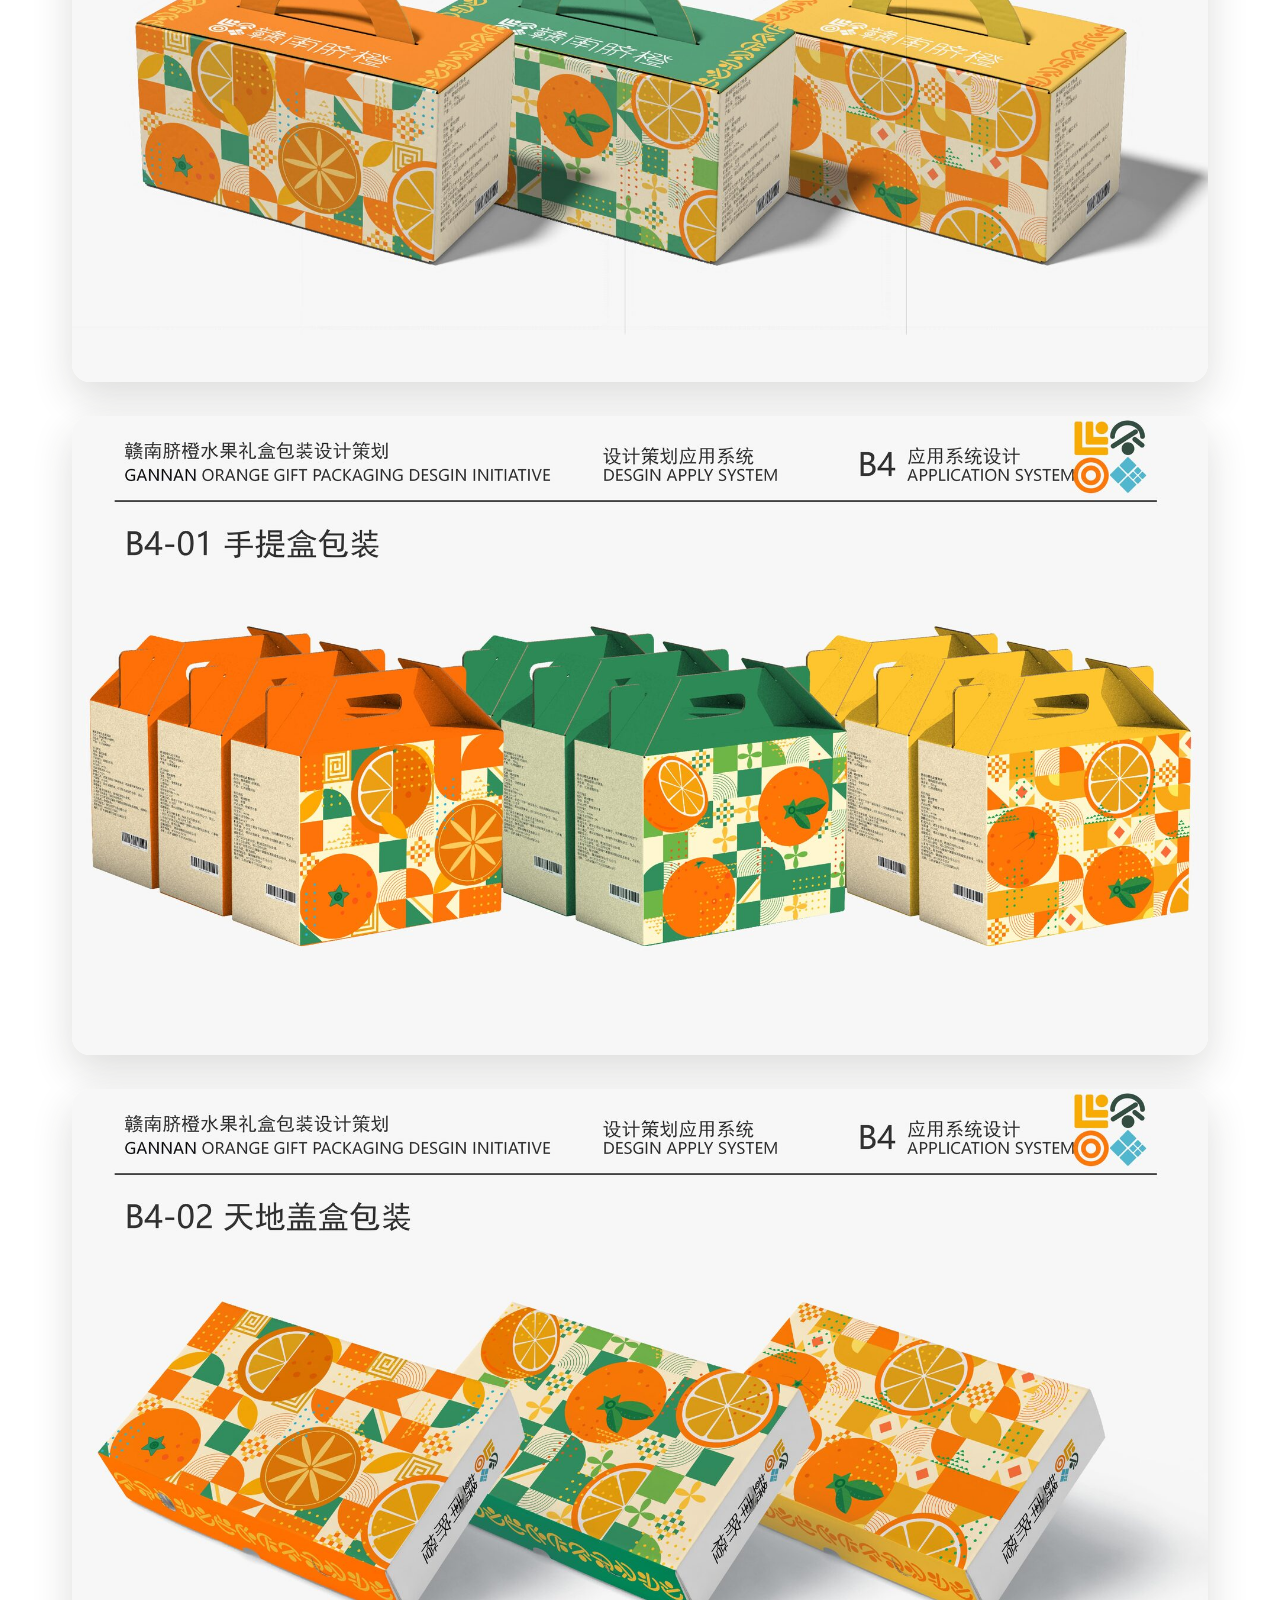
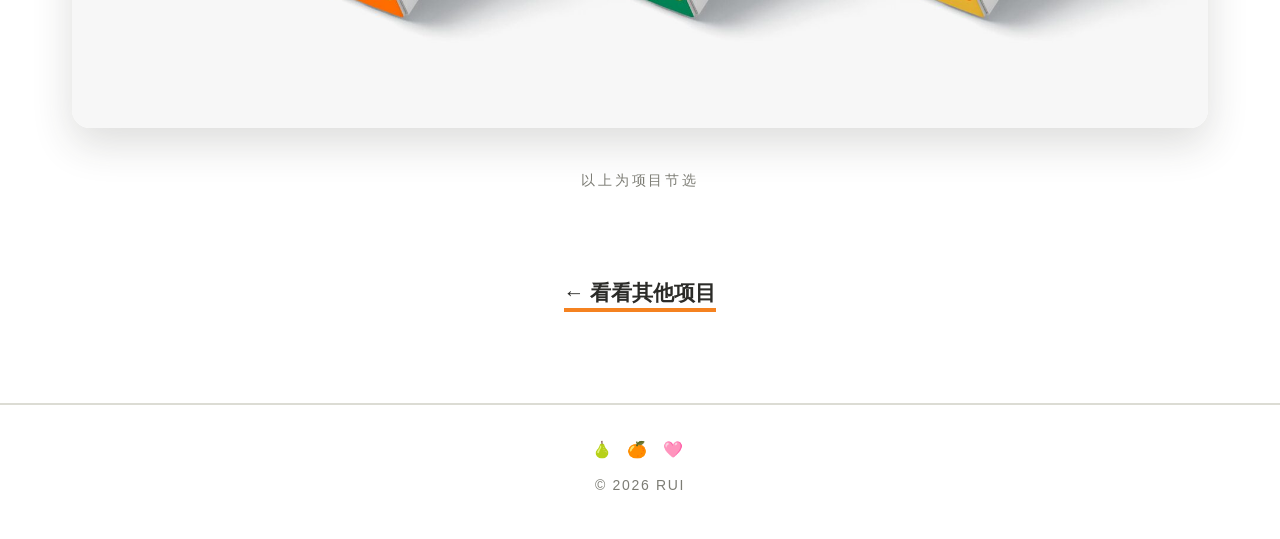
<file: site v6/qicheng.html>
<!DOCTYPE html>
<html lang="zh-CN">
<head>
<meta charset="UTF-8">
<meta name="viewport" content="width=device-width, initial-scale=1.0">
<title>赣南脐橙 · RUI</title>
<link rel="stylesheet" href="style.css">
<style>
  /* 五味宇宙：白底 + 火龙果粉 + 青绿 */
  body.proj { --t: #F58220; --teal: #4CAF6D; --pink: #F58220; }
  ::selection { background: #F58220; color: #fff; }
  .playbtn {
    display: inline-flex; align-items: center; gap: 10px;
    margin-top: 30px; text-decoration: none;
    font-family: var(--round); font-size: 18px; font-weight: 800;
    color: #fff; background: var(--pink);
    border: 2.5px solid var(--ink); border-radius: 999px;
    padding: 13px 34px; letter-spacing: .08em;
    box-shadow: 5px 5px 0 var(--teal);
    transition: all .3s cubic-bezier(.4,.1,.3,1.4);
  }
  .playbtn:hover { transform: translateY(-4px) rotate(-1deg); box-shadow: 8px 8px 0 var(--teal); }
  .playbtn-teal { background: var(--teal); box-shadow: 5px 5px 0 var(--pink); margin-left: 14px; }
  .playbtn-teal:hover { transform: translateY(-4px) rotate(1deg); box-shadow: 8px 8px 0 var(--pink); }
  @media (max-width: 560px) { .playbtn-teal { margin-left: 0; margin-top: 14px; } }
</style>
</head>
<body class="proj">

<!-- 高饱和童趣色块在背景里游泳 -->
<div class="blobs" aria-hidden="true">
  <i style="width:340px;height:300px;background:var(--pink);top:-90px;right:-110px;--dx:-46px;--dy:60px;--dr:14deg;--dur:26s;--jdur:11s"></i>
  <i style="width:230px;height:210px;background:var(--teal);top:34%;left:-100px;--dx:56px;--dy:-70px;--dr:-12deg;--dur:22s;--jdur:9s"></i>
  <i style="width:150px;height:140px;background:var(--pink);bottom:26%;right:-40px;--dx:-40px;--dy:-46px;--dr:18deg;--dur:19s;--jdur:8s"></i>
  <i style="width:110px;height:100px;background:var(--teal);bottom:-30px;left:16%;--dx:34px;--dy:-40px;--dr:-16deg;--dur:17s;--jdur:7s"></i>
  <span class="dots" style="width:150px;height:110px;color:var(--pink);top:56%;left:6%;--dx:26px;--dy:-30px;--dur:28s"></span>
  <span class="dots" style="width:130px;height:100px;color:var(--teal);top:12%;left:38%;--dx:-24px;--dy:26px;--dur:24s"></span>
  <svg width="34" height="34" viewBox="0 0 34 34" style="top:70%;right:14%;--dx:-20px;--dy:-26px;--dur:15s">
    <path d="M17 4 L17 30 M4 17 L30 17" stroke="var(--pink)" stroke-width="3.5" stroke-linecap="round"/>
  </svg>
  <svg width="26" height="26" viewBox="0 0 34 34" style="top:24%;left:20%;--dx:18px;--dy:22px;--dur:18s">
    <path d="M17 4 L17 30 M4 17 L30 17" stroke="var(--teal)" stroke-width="3.5" stroke-linecap="round"/>
  </svg>
</div>

<header class="top">
  <div class="top-inner">
    <a class="brand" href="index.html">RUI</a>
    <nav class="mainnav">
      <a href="index.html">作品
        <svg width="46" height="8" viewBox="0 0 46 8"><path d="M2 5 Q 12 2, 23 5 T 44 4" fill="none" stroke="currentColor" stroke-width="2.5" stroke-linecap="round"/></svg>
      </a>
      <a href="about.html">关于我
        <svg width="60" height="8" viewBox="0 0 60 8"><path d="M2 5 Q 16 2, 30 5 T 58 4" fill="none" stroke="currentColor" stroke-width="2.5" stroke-linecap="round"/></svg>
      </a>
      <a href="about.html#contact">联系
        <svg width="46" height="8" viewBox="0 0 46 8"><path d="M2 5 Q 12 2, 23 5 T 44 4" fill="none" stroke="currentColor" stroke-width="2.5" stroke-linecap="round"/></svg>
      </a>
    </nav>
  </div>
</header>

<main>
  <section class="proj-hero wrap">
    <a class="backlink" href="index.html">← 回到灰扑扑的世界</a>
    <h1>赣南脐橙</h1>
    <p class="desc">
      为赣南脐橙打造的地域品牌形象——<br>把阳光、山地与果园的鲜味装进包装里，<br>一套从产地故事出发的视觉系统。
    </p>
    <div class="proj-info">
      <div><span>类型</span><b>品牌VI / 包装设计</b></div>
      <div><span>主题色</span><b style="color:var(--pink)">橙 × 叶绿</b></div>
      <div><span>产出</span><b>VI手册 · 包装 · 展板</b></div>
    </div>
  </section>

  <section class="plates wrap">
    <figure><img src="images/qicheng/00.jpg" alt="赣南脐橙 第1页" loading="lazy"></figure>
    <figure><img src="images/qicheng/01.jpg" alt="赣南脐橙 第2页" loading="lazy"></figure>
    <figure><img src="images/qicheng/02.jpg" alt="赣南脐橙 第3页" loading="lazy"></figure>
    <figure><img src="images/qicheng/03.jpg" alt="赣南脐橙 第4页" loading="lazy"></figure>
    <figure><img src="images/qicheng/04.jpg" alt="赣南脐橙 第5页" loading="lazy"></figure>
    <figure><img src="images/qicheng/05.jpg" alt="赣南脐橙 第6页" loading="lazy"></figure>
    <figure><img src="images/qicheng/06.jpg" alt="赣南脐橙 第7页" loading="lazy"></figure>
    <figure><img src="images/qicheng/07.jpg" alt="赣南脐橙 第8页" loading="lazy"></figure>
    <figure><img src="images/qicheng/08.jpg" alt="赣南脐橙 第9页" loading="lazy"></figure>
    <figure><img src="images/qicheng/09.jpg" alt="赣南脐橙 第10页" loading="lazy"></figure>
    <figure><img src="images/qicheng/10.jpg" alt="赣南脐橙 第11页" loading="lazy"></figure>
    <figure><img src="images/qicheng/11.jpg" alt="赣南脐橙 第12页" loading="lazy"></figure>
    <figure><img src="images/qicheng/12.jpg" alt="赣南脐橙 第13页" loading="lazy"></figure>
    <figure><img src="images/qicheng/13.jpg" alt="赣南脐橙 第14页" loading="lazy"></figure>
    <figure><img src="images/qicheng/14.jpg" alt="赣南脐橙 第15页" loading="lazy"></figure>
    <figure><img src="images/qicheng/15.jpg" alt="赣南脐橙 第16页" loading="lazy"></figure>
    <p style="text-align:center;color:var(--graphite);font-size:14px;letter-spacing:.2em;margin-top:6px">以上为项目节选</p>
  </section>

  <div class="proj-next">
    <a href="index.html">← 看看其他项目</a>
  </div>
</main>

<footer class="foot">
  <div class="fruits">🍐 🍊 🩷</div>
  <div>© 2026 RUI</div>
</footer>

<script>
// 图片滚动一张张浮现
(function () {
  var items = document.querySelectorAll('.plates figure');
  if (!('IntersectionObserver' in window)) {
    items.forEach(function (el) { el.classList.add('show'); });
    return;
  }
  var io = new IntersectionObserver(function (entries) {
    entries.forEach(function (e) {
      if (e.isIntersecting) { e.target.classList.add('show'); io.unobserve(e.target); }
    });
  }, { threshold: 0.1 });
  items.forEach(function (el) { io.observe(el); });
})();
</script>

</body>
</html>
</file>
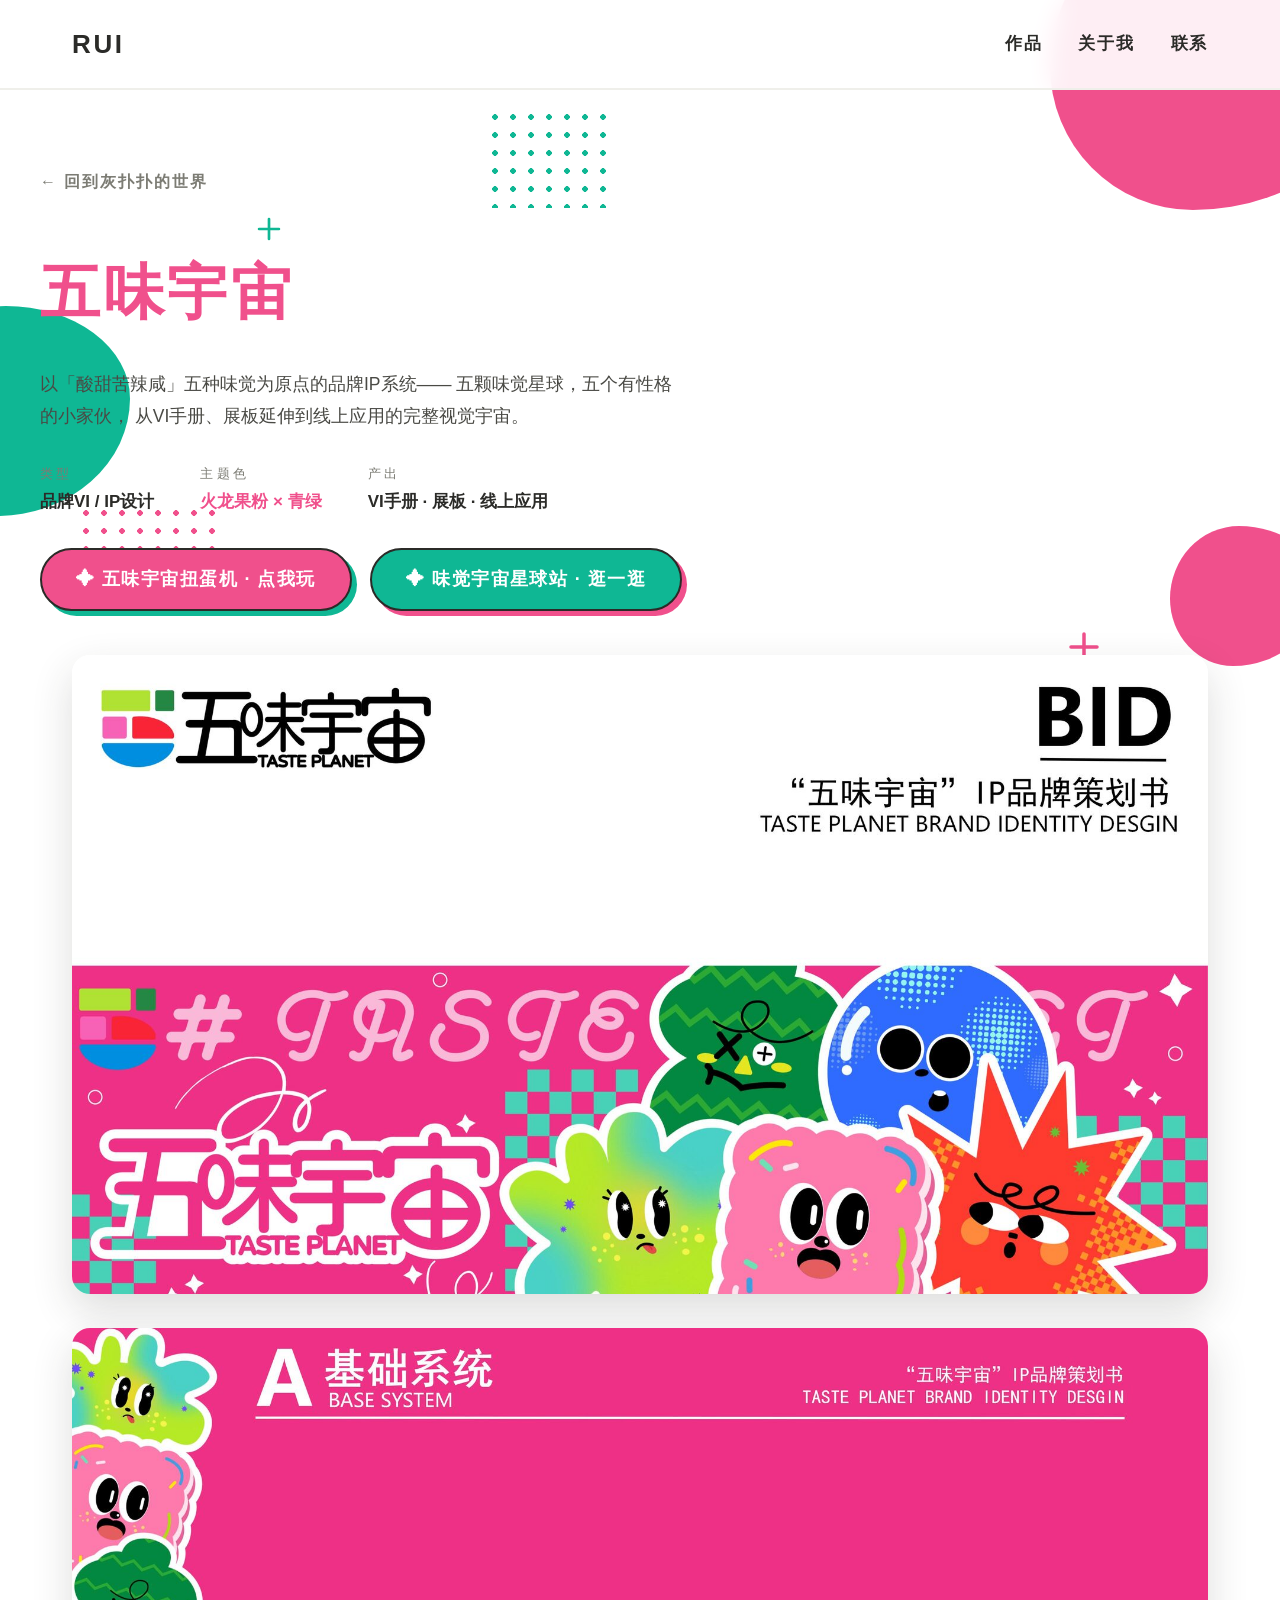
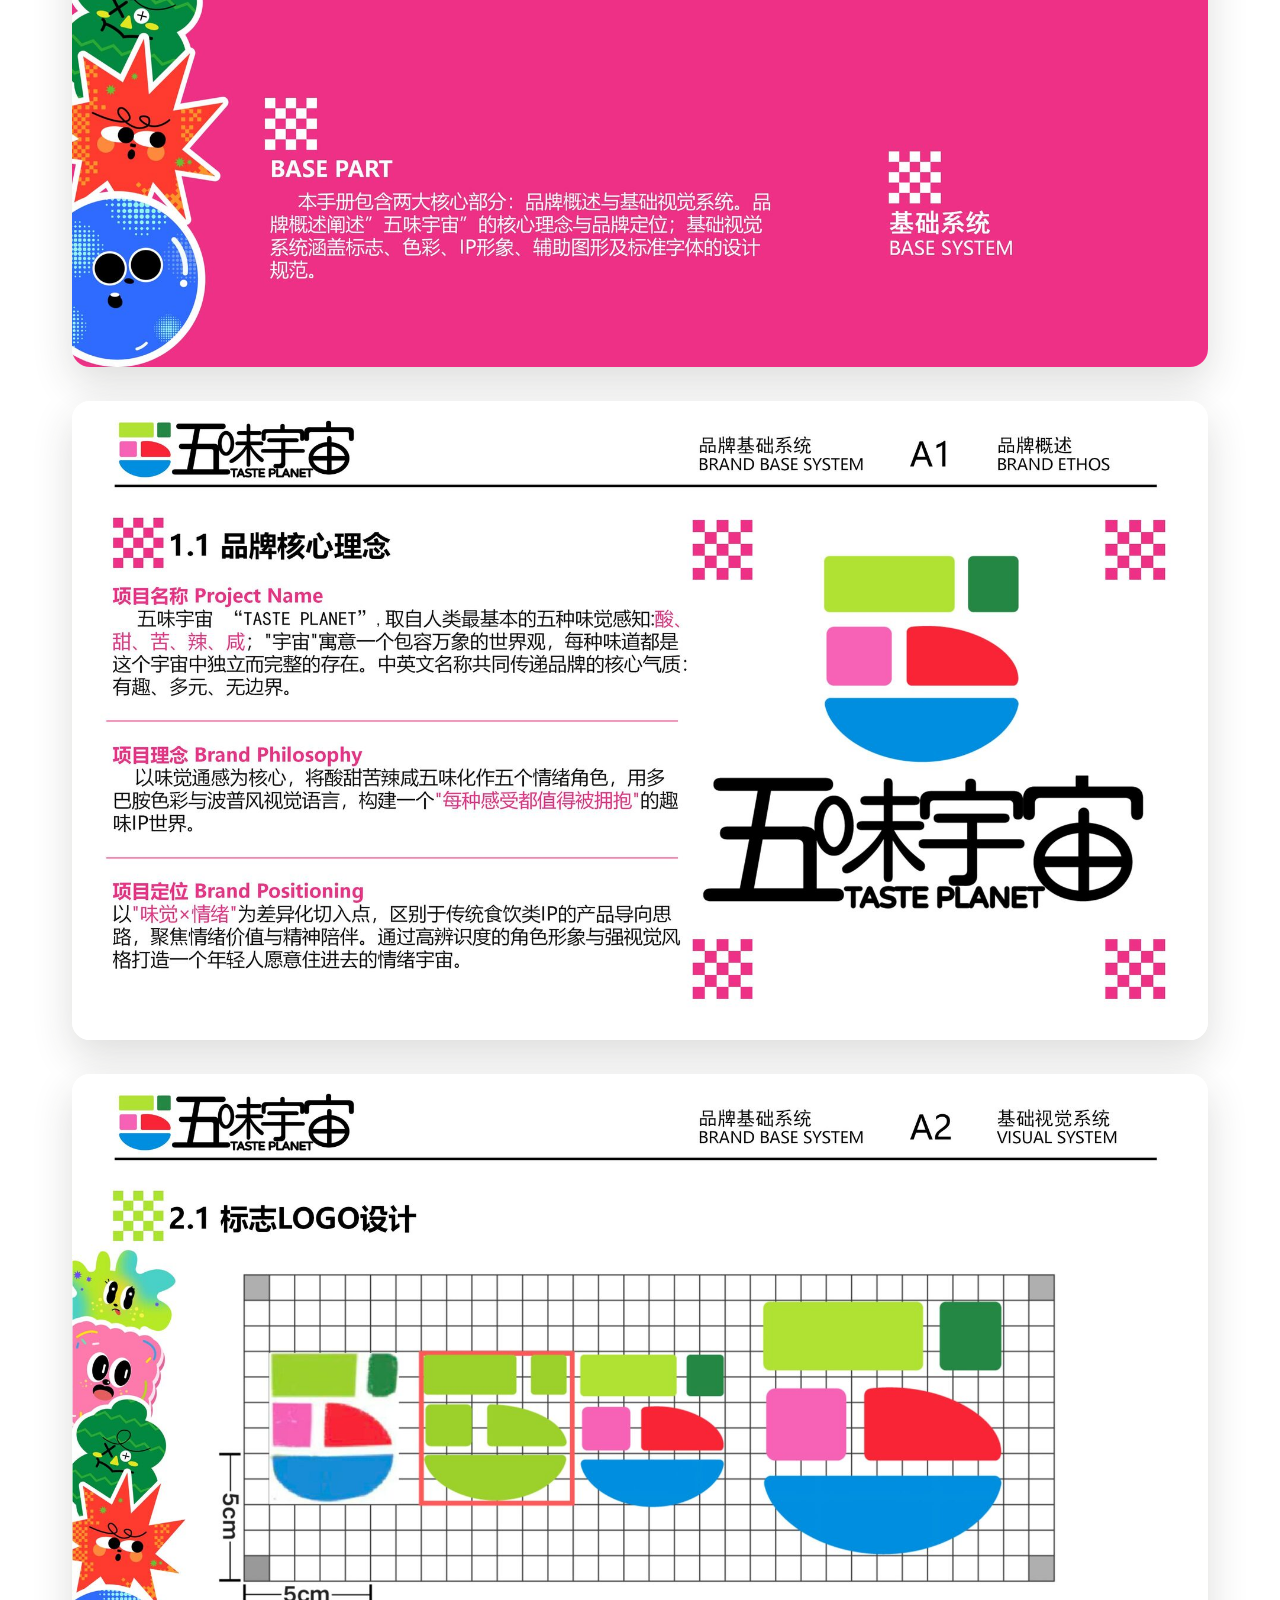
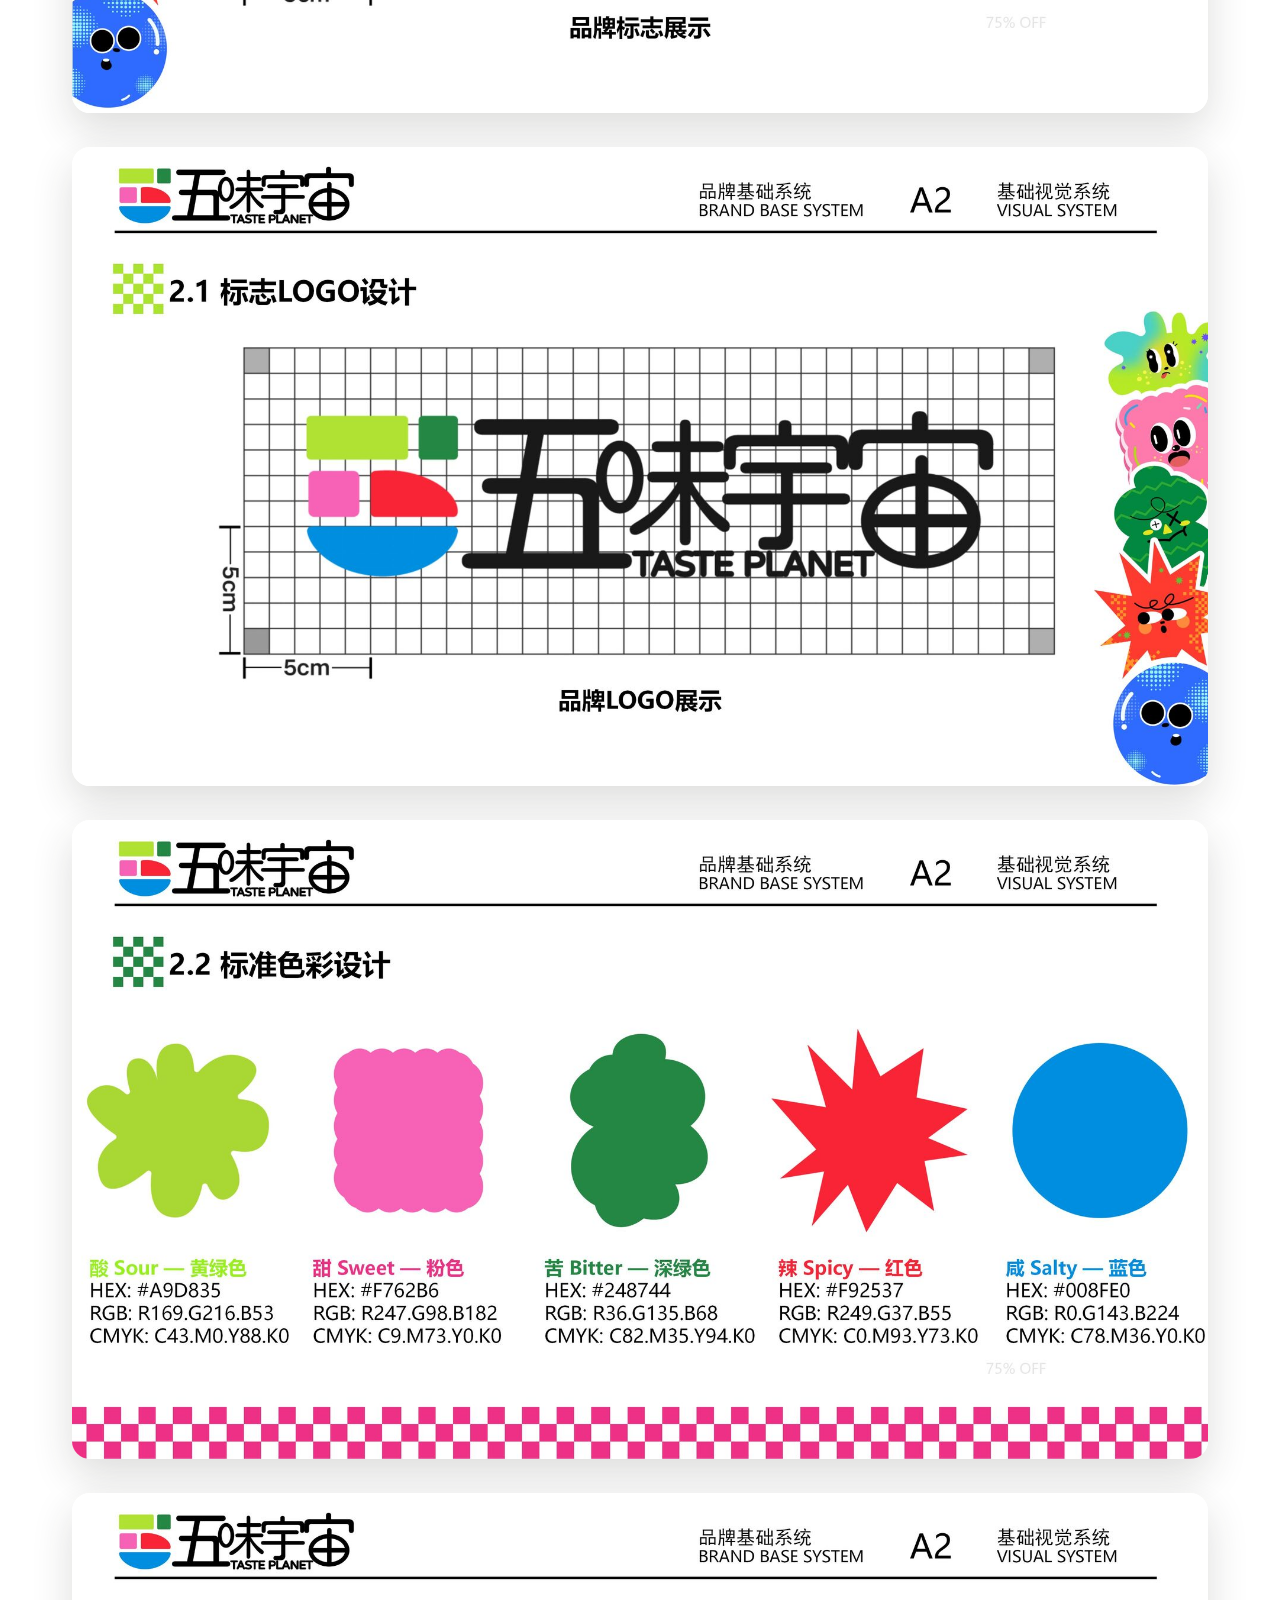
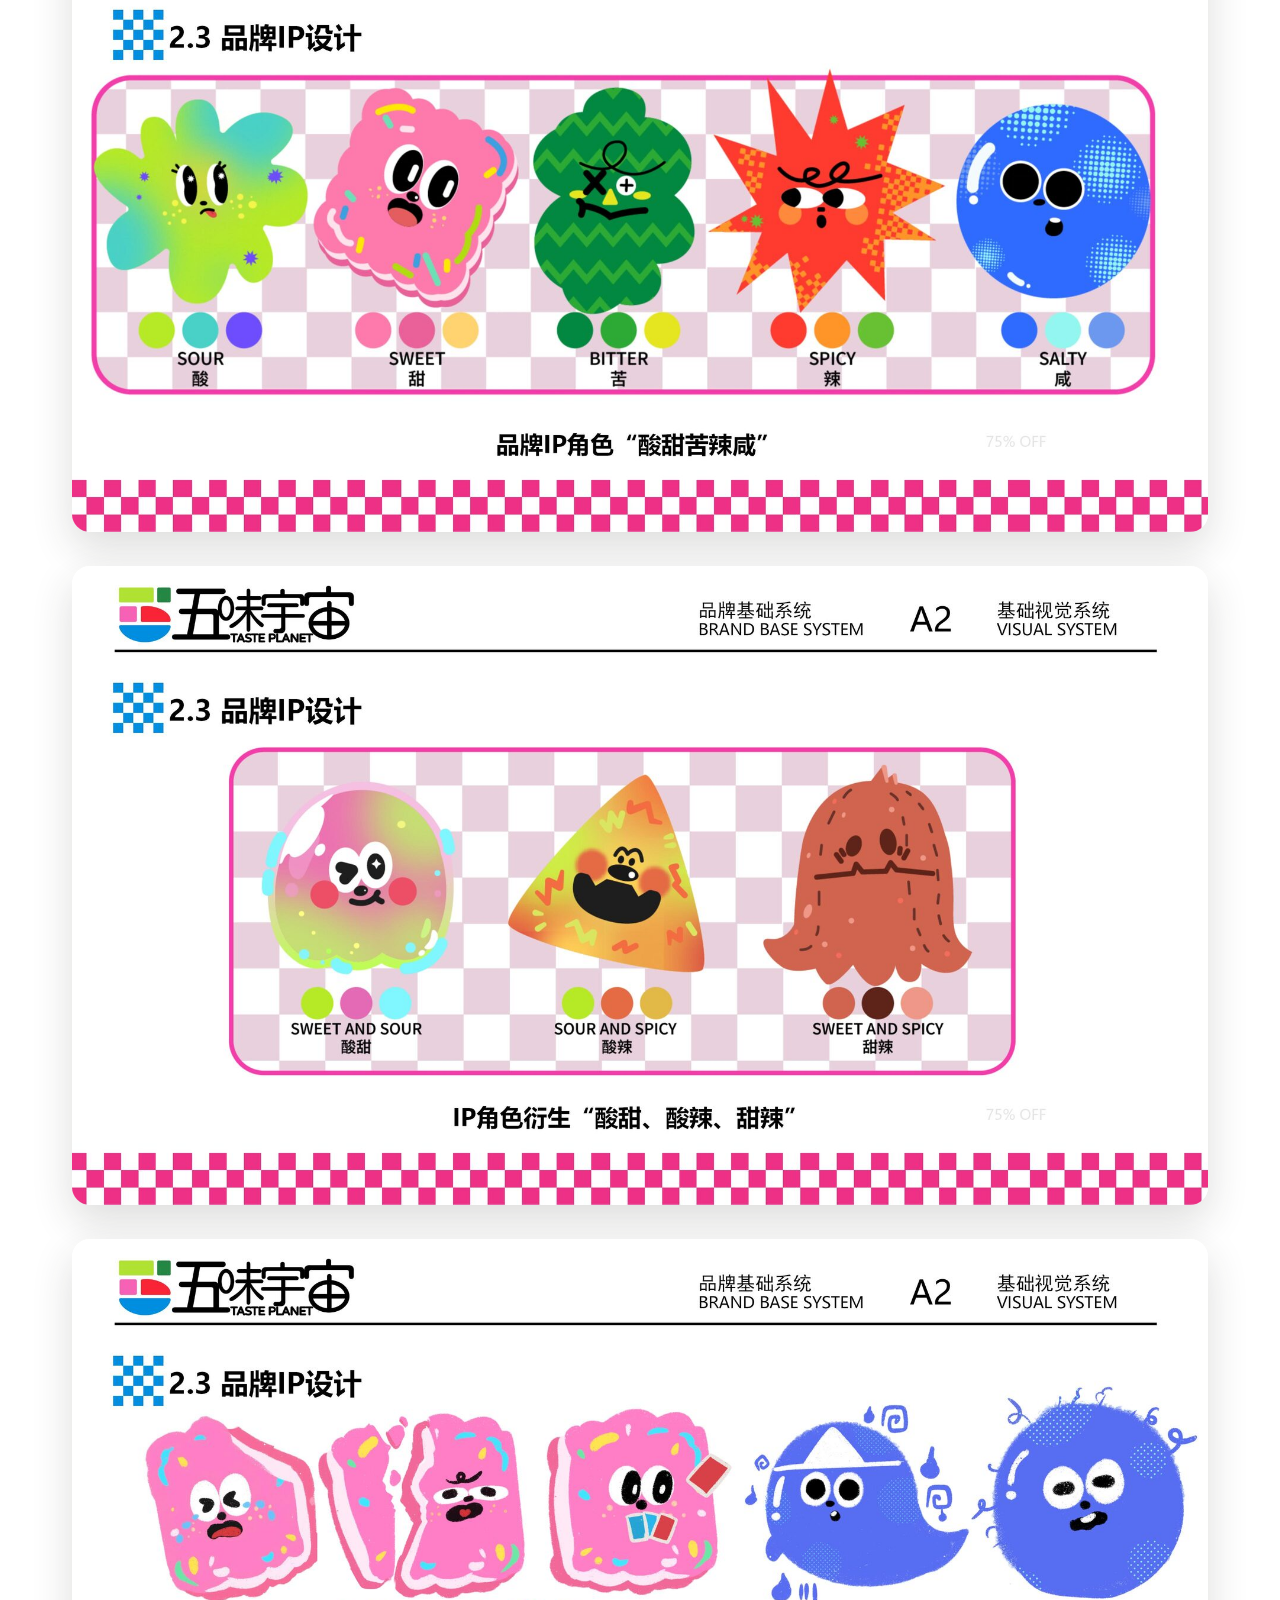
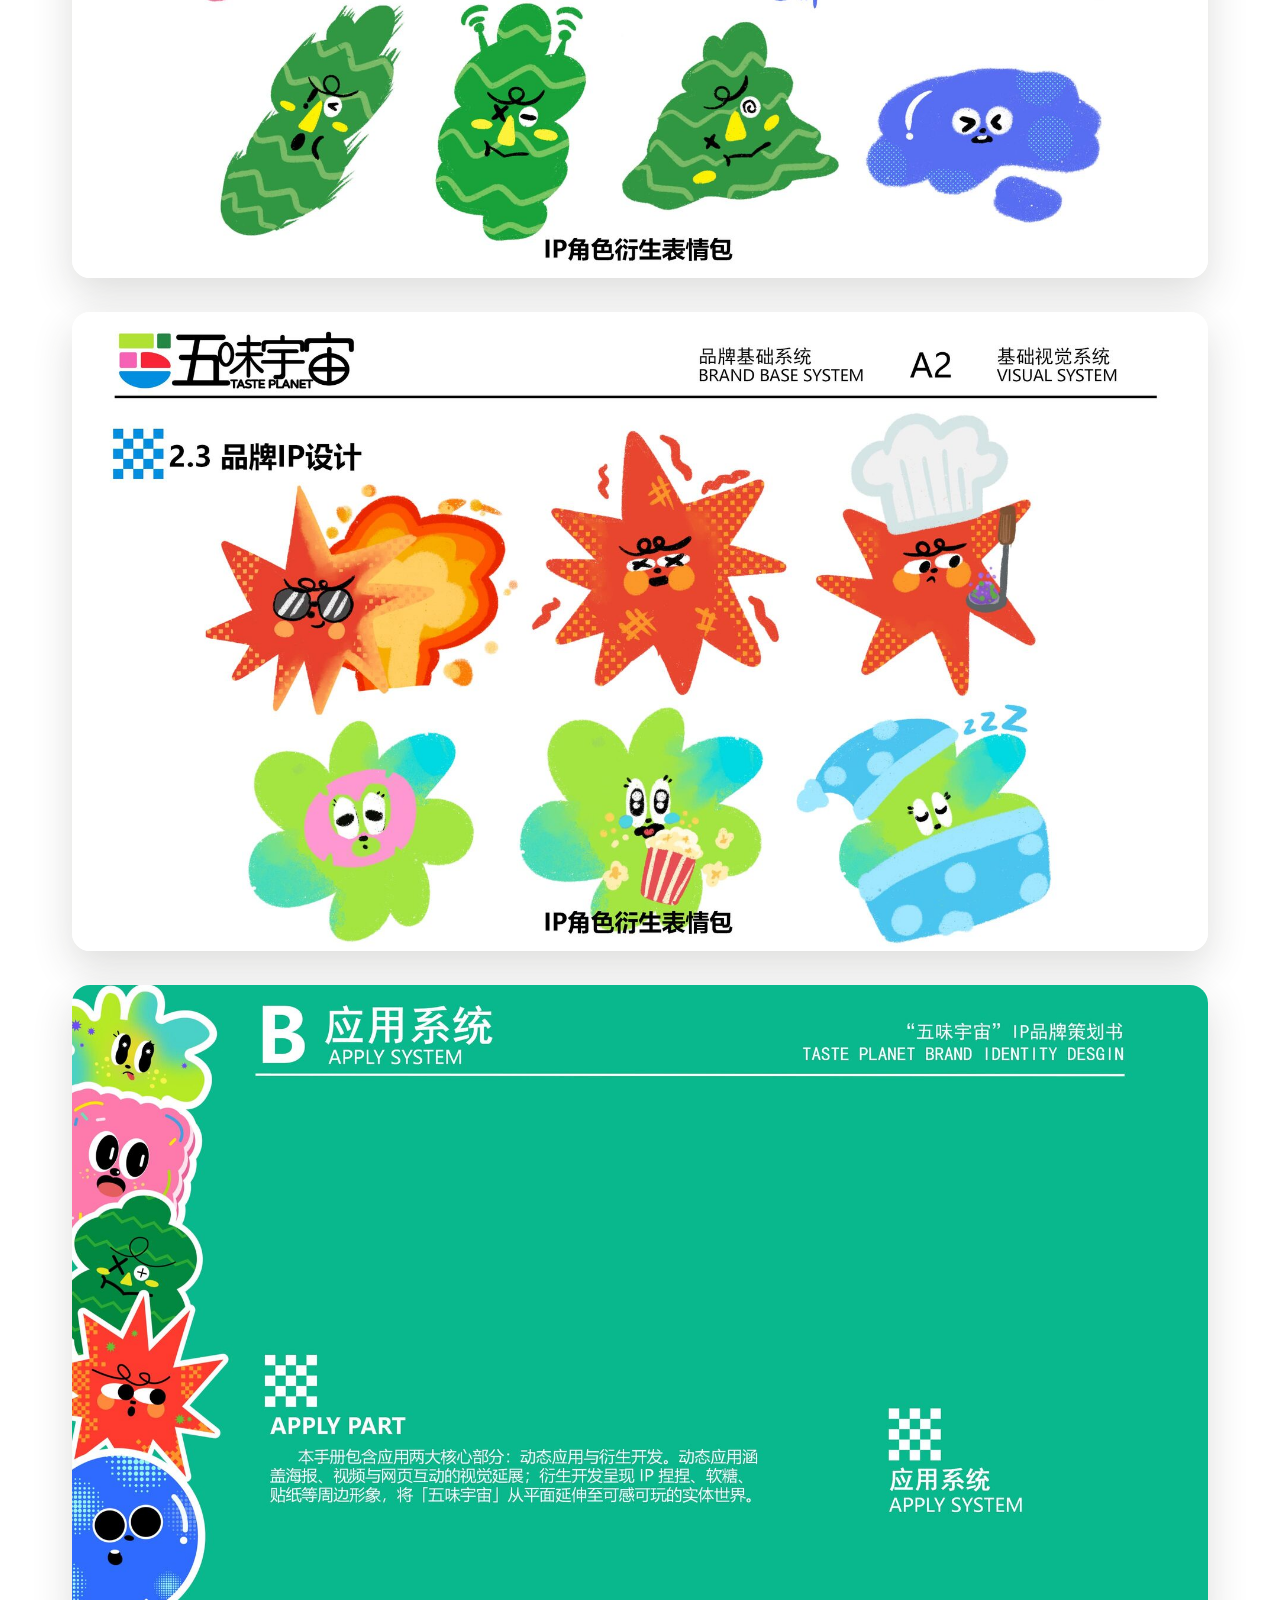
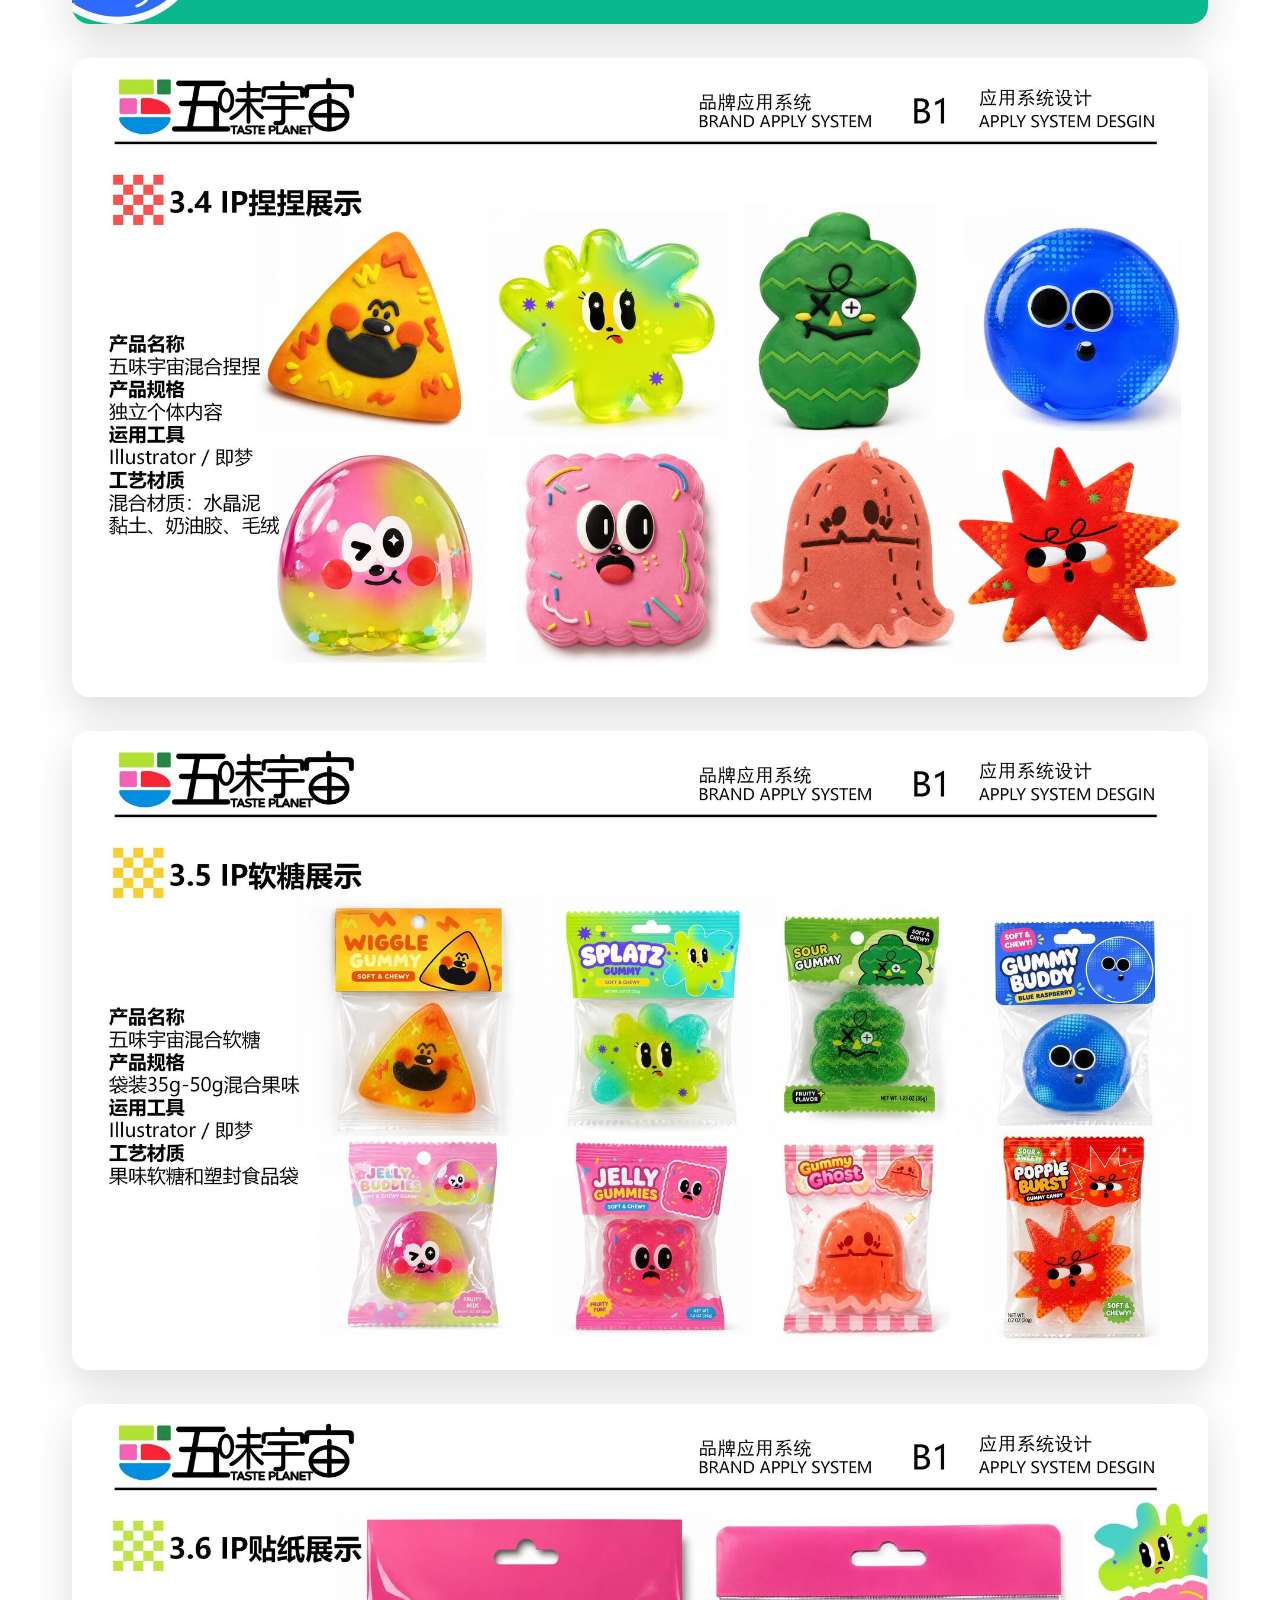
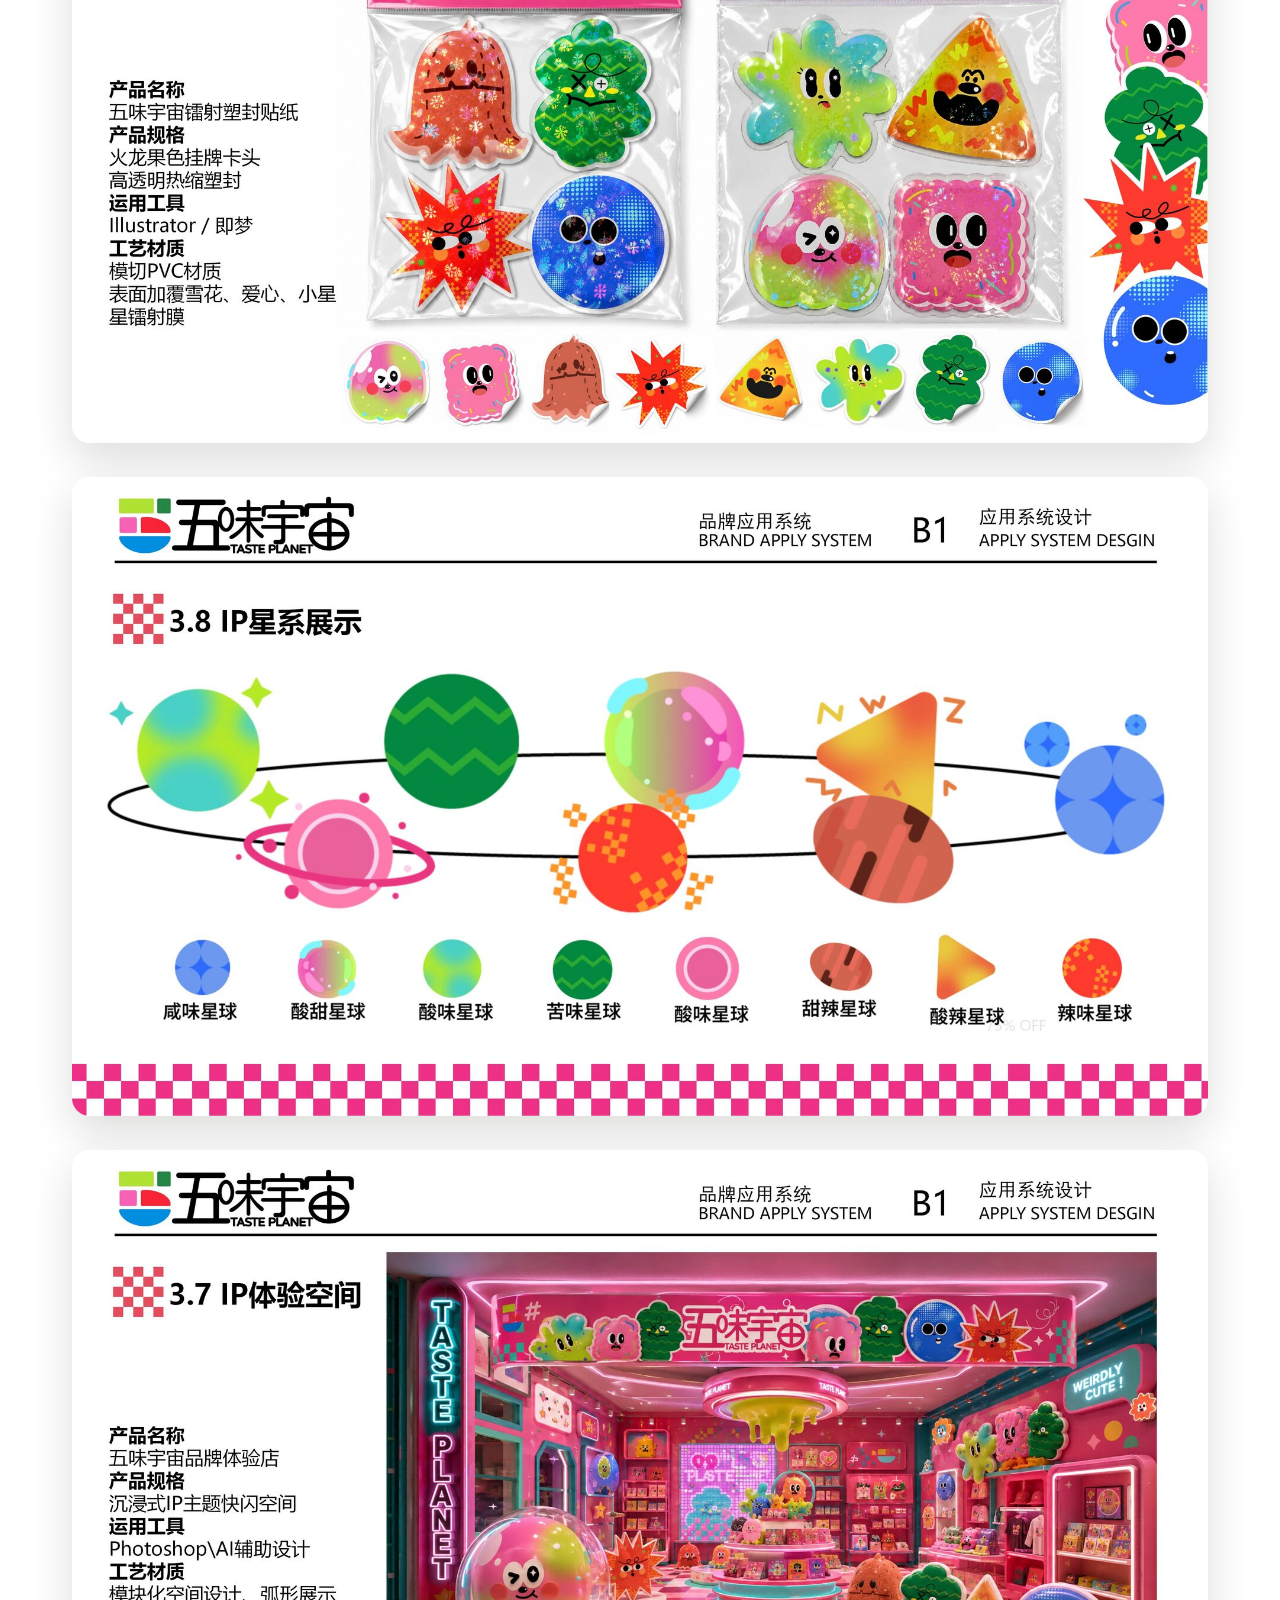
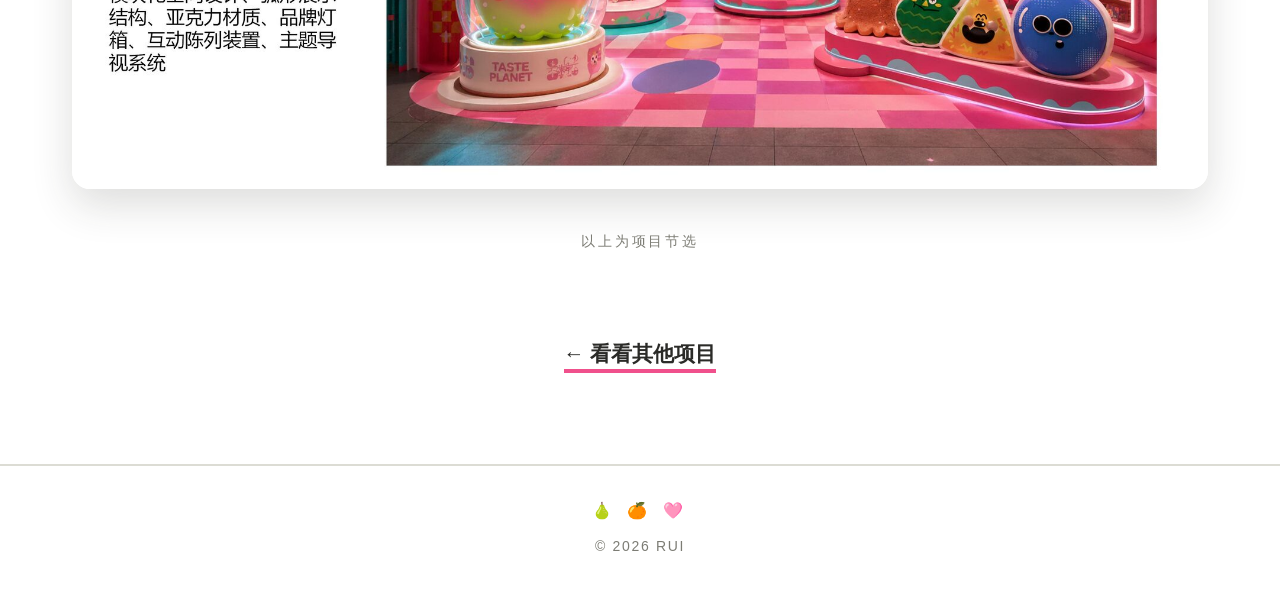
<file: site v6/wuwei.html>
<!DOCTYPE html>
<html lang="zh-CN">
<head>
<meta charset="UTF-8">
<meta name="viewport" content="width=device-width, initial-scale=1.0">
<title>五味宇宙 · RUI</title>
<link rel="stylesheet" href="style.css">
<style>
  /* 五味宇宙：白底 + 火龙果粉 + 青绿 */
  body.proj { --t: var(--pink); --teal: #0FB794; }
  ::selection { background: var(--pink); color: #fff; }
  .playbtn {
    display: inline-flex; align-items: center; gap: 10px;
    margin-top: 30px; text-decoration: none;
    font-family: var(--round); font-size: 18px; font-weight: 800;
    color: #fff; background: var(--pink);
    border: 2.5px solid var(--ink); border-radius: 999px;
    padding: 13px 34px; letter-spacing: .08em;
    box-shadow: 5px 5px 0 var(--teal);
    transition: all .3s cubic-bezier(.4,.1,.3,1.4);
  }
  .playbtn:hover { transform: translateY(-4px) rotate(-1deg); box-shadow: 8px 8px 0 var(--teal); }
  .playbtn-teal { background: var(--teal); box-shadow: 5px 5px 0 var(--pink); margin-left: 14px; }
  .playbtn-teal:hover { transform: translateY(-4px) rotate(1deg); box-shadow: 8px 8px 0 var(--pink); }
  @media (max-width: 560px) { .playbtn-teal { margin-left: 0; margin-top: 14px; } }
</style>
</head>
<body class="proj">

<!-- 高饱和童趣色块在背景里游泳 -->
<div class="blobs" aria-hidden="true">
  <i style="width:340px;height:300px;background:var(--pink);top:-90px;right:-110px;--dx:-46px;--dy:60px;--dr:14deg;--dur:26s;--jdur:11s"></i>
  <i style="width:230px;height:210px;background:var(--teal);top:34%;left:-100px;--dx:56px;--dy:-70px;--dr:-12deg;--dur:22s;--jdur:9s"></i>
  <i style="width:150px;height:140px;background:var(--pink);bottom:26%;right:-40px;--dx:-40px;--dy:-46px;--dr:18deg;--dur:19s;--jdur:8s"></i>
  <i style="width:110px;height:100px;background:var(--teal);bottom:-30px;left:16%;--dx:34px;--dy:-40px;--dr:-16deg;--dur:17s;--jdur:7s"></i>
  <span class="dots" style="width:150px;height:110px;color:var(--pink);top:56%;left:6%;--dx:26px;--dy:-30px;--dur:28s"></span>
  <span class="dots" style="width:130px;height:100px;color:var(--teal);top:12%;left:38%;--dx:-24px;--dy:26px;--dur:24s"></span>
  <svg width="34" height="34" viewBox="0 0 34 34" style="top:70%;right:14%;--dx:-20px;--dy:-26px;--dur:15s">
    <path d="M17 4 L17 30 M4 17 L30 17" stroke="var(--pink)" stroke-width="3.5" stroke-linecap="round"/>
  </svg>
  <svg width="26" height="26" viewBox="0 0 34 34" style="top:24%;left:20%;--dx:18px;--dy:22px;--dur:18s">
    <path d="M17 4 L17 30 M4 17 L30 17" stroke="var(--teal)" stroke-width="3.5" stroke-linecap="round"/>
  </svg>
</div>

<header class="top">
  <div class="top-inner">
    <a class="brand" href="index.html">RUI</a>
    <nav class="mainnav">
      <a href="index.html">作品
        <svg width="46" height="8" viewBox="0 0 46 8"><path d="M2 5 Q 12 2, 23 5 T 44 4" fill="none" stroke="currentColor" stroke-width="2.5" stroke-linecap="round"/></svg>
      </a>
      <a href="about.html">关于我
        <svg width="60" height="8" viewBox="0 0 60 8"><path d="M2 5 Q 16 2, 30 5 T 58 4" fill="none" stroke="currentColor" stroke-width="2.5" stroke-linecap="round"/></svg>
      </a>
      <a href="about.html#contact">联系
        <svg width="46" height="8" viewBox="0 0 46 8"><path d="M2 5 Q 12 2, 23 5 T 44 4" fill="none" stroke="currentColor" stroke-width="2.5" stroke-linecap="round"/></svg>
      </a>
    </nav>
  </div>
</header>

<main>
  <section class="proj-hero wrap">
    <a class="backlink" href="index.html">← 回到灰扑扑的世界</a>
    <h1>五味宇宙</h1>
    <p class="desc">
      以「酸甜苦辣咸」五种味觉为原点的品牌IP系统——
      五颗味觉星球，五个有性格的小家伙，
      从VI手册、展板延伸到线上应用的完整视觉宇宙。
    </p>
    <div class="proj-info">
      <div><span>类型</span><b>品牌VI / IP设计</b></div>
      <div><span>主题色</span><b style="color:var(--pink)">火龙果粉 × 青绿</b></div>
      <div><span>产出</span><b>VI手册 · 展板 · 线上应用</b></div>
    </div>
    <a class="playbtn" href="https://poetic-mandazi-1594cb.netlify.app/" target="_blank" rel="noopener">
      ✦ 五味宇宙扭蛋机 · 点我玩
    </a>
    <a class="playbtn playbtn-teal" href="https://friendly-caramel-08cde3.netlify.app/" target="_blank" rel="noopener">
      ✦ 味觉宇宙星球站 · 逛一逛
    </a>
  </section>

  <section class="plates wrap">
    <figure><img src="images/wuwei/00.jpg" alt="五味宇宙 封面" loading="lazy"></figure>
    <figure><img src="images/wuwei/02.jpg" alt="五味宇宙 VI手册" loading="lazy"></figure>
    <figure><img src="images/wuwei/03.jpg" alt="五味宇宙 VI手册" loading="lazy"></figure>
    <figure><img src="images/wuwei/04.jpg" alt="五味宇宙 VI手册" loading="lazy"></figure>
    <figure><img src="images/wuwei/05.jpg" alt="五味宇宙 VI手册" loading="lazy"></figure>
    <figure><img src="images/wuwei/07.jpg" alt="五味宇宙 VI手册" loading="lazy"></figure>
    <figure><img src="images/wuwei/08.jpg" alt="五味宇宙 VI手册" loading="lazy"></figure>
    <figure><img src="images/wuwei/09.jpg" alt="五味宇宙 VI手册" loading="lazy"></figure>
    <figure><img src="images/wuwei/10.jpg" alt="五味宇宙 VI手册" loading="lazy"></figure>
    <figure><img src="images/wuwei/11.jpg" alt="五味宇宙 VI手册" loading="lazy"></figure>
    <figure><img src="images/wuwei/12.jpg" alt="五味宇宙 应用系统" loading="lazy"></figure>
    <figure><img src="images/wuwei/13.jpg" alt="五味宇宙 应用系统" loading="lazy"></figure>
    <figure><img src="images/wuwei/14.jpg" alt="五味宇宙 应用系统" loading="lazy"></figure>
    <figure><img src="images/wuwei/15.jpg" alt="五味宇宙 应用系统" loading="lazy"></figure>
    <figure><img src="images/wuwei/16.jpg" alt="五味宇宙 线上应用" loading="lazy"></figure>
    <figure><img src="images/wuwei/17.jpg" alt="五味宇宙 IP体验空间" loading="lazy"></figure>
    <p style="text-align:center;color:var(--graphite);font-size:14px;letter-spacing:.2em;margin-top:6px">以上为项目节选</p>
  </section>

  <div class="proj-next">
    <a href="index.html">← 看看其他项目</a>
  </div>
</main>

<footer class="foot">
  <div class="fruits">🍐 🍊 🩷</div>
  <div>© 2026 RUI</div>
</footer>

<script>
// 图片滚动一张张浮现
(function () {
  var items = document.querySelectorAll('.plates figure');
  if (!('IntersectionObserver' in window)) {
    items.forEach(function (el) { el.classList.add('show'); });
    return;
  }
  var io = new IntersectionObserver(function (entries) {
    entries.forEach(function (e) {
      if (e.isIntersecting) { e.target.classList.add('show'); io.unobserve(e.target); }
    });
  }, { threshold: 0.1 });
  items.forEach(function (el) { io.observe(el); });
})();
</script>

</body>
</html>
</file>
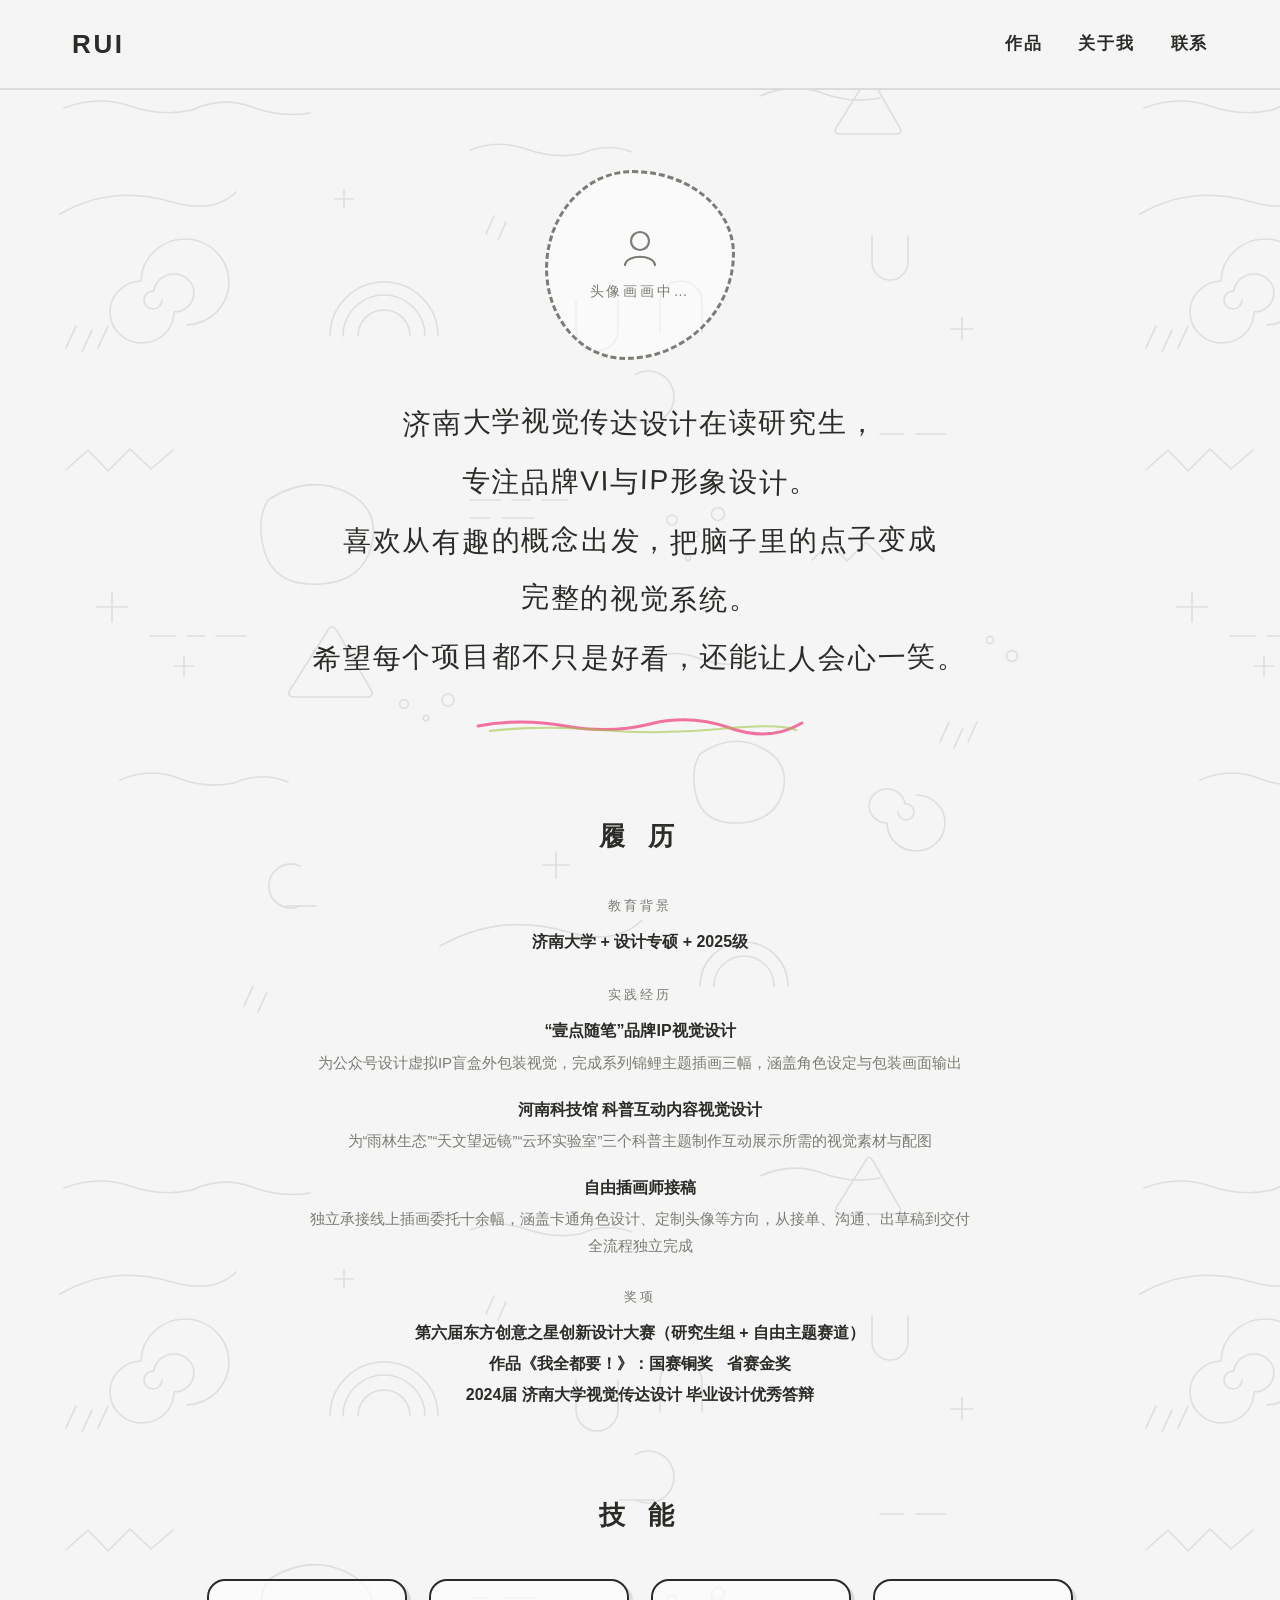
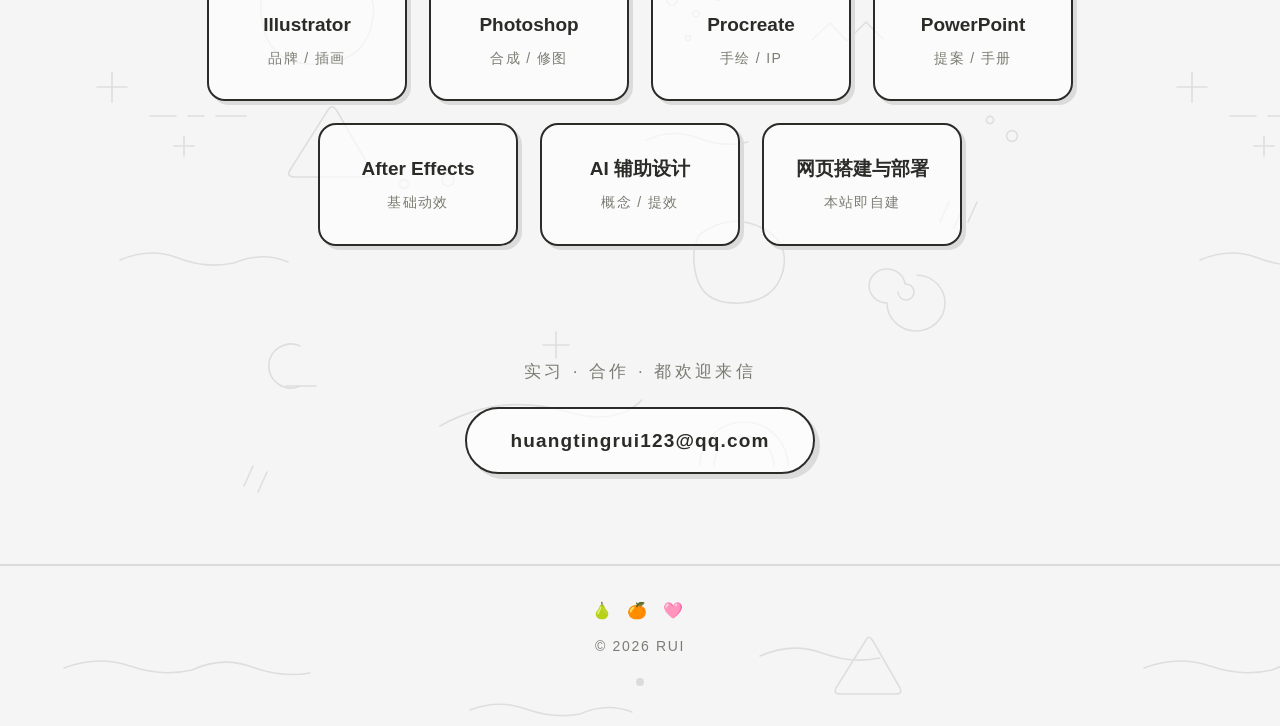
<file: site/about.html>
<!DOCTYPE html>
<html lang="zh-CN">
<head>
<meta charset="UTF-8">
<meta name="viewport" content="width=device-width, initial-scale=1.0">
<title>关于我 · RUI</title>
<link rel="stylesheet" href="style.css">
</head>
<body>

<header class="top">
  <div class="top-inner">
    <a class="brand" href="index.html">RUI</a>
    <nav class="mainnav">
      <a href="index.html">作品
        <svg width="46" height="8" viewBox="0 0 46 8"><path d="M2 5 Q 12 2, 23 5 T 44 4" fill="none" stroke="currentColor" stroke-width="2.5" stroke-linecap="round"/></svg>
      </a>
      <a href="about.html">关于我
        <svg width="60" height="8" viewBox="0 0 60 8"><path d="M2 5 Q 16 2, 30 5 T 58 4" fill="none" stroke="currentColor" stroke-width="2.5" stroke-linecap="round"/></svg>
      </a>
      <a href="#contact">联系
        <svg width="46" height="8" viewBox="0 0 46 8"><path d="M2 5 Q 12 2, 23 5 T 44 4" fill="none" stroke="currentColor" stroke-width="2.5" stroke-linecap="round"/></svg>
      </a>
    </nav>
  </div>
</header>

<main>
  <section class="about-hero wrap">

    <!-- 头像框：这里以后换成大王亲手画的小人 -->
    <div class="avatar-slot" title="预留：手绘头像">
      <svg width="46" height="46" viewBox="0 0 46 46" aria-hidden="true">
        <circle cx="23" cy="16" r="9" fill="none" stroke="currentColor" stroke-width="2.2"/>
        <path d="M8 40 C 10 29, 36 29, 38 40" fill="none" stroke="currentColor" stroke-width="2.2" stroke-linecap="round"/>
      </svg>
      <span>头像画画中…</span>
    </div>

    <!-- 逐词hover变色加粗，每个词一点点歪 -->
    <p class="about-intro">
      <span class="w" style=" --hc:#F0508C; --tilt:-1.5deg">济南大学</span><span class="w" style=" --hc:#9DC23B; --tilt:1deg">视觉传达设计</span><span class="w" style=" --hc:#F58220; --tilt:-0.5deg">在读研究生</span><span class="w" style=" --tilt:0.8deg">，</span><br>
      <span class="w" style=" --hc:#5B9BD5; --tilt:1.2deg">专注</span><span class="w" style=" --hc:#F0508C; --tilt:-1deg">品牌VI</span><span class="w" style=" --tilt:0.5deg">与</span><span class="w" style=" --hc:#9179C9; --tilt:1.5deg">IP形象设计</span><span class="w" style=" --tilt:-0.6deg">。</span><br>
      <span class="w" style=" --hc:#F58220; --tilt:0.6deg">喜欢从</span><span class="w" style=" --hc:#E8B33D; --tilt:-1.2deg">有趣的概念</span><span class="w" style=" --hc:#9DC23B; --tilt:0.9deg">出发</span><span class="w" style=" --tilt:0.4deg">，</span><span class="w" style=" --hc:#5B9BD5; --tilt:-0.8deg">把脑子里的点子变成</span><span class="w" style=" --hc:#F0508C; --tilt:1.1deg">完整的视觉系统</span><span class="w" style=" --tilt:0.5deg">。</span><br>
      <span class="w" style=" --hc:#9DC23B; --tilt:-1deg">希望每个项目</span><span class="w" style=" --hc:#F58220; --tilt:0.7deg">都不只是好看</span><span class="w" style=" --tilt:-0.4deg">，</span><span class="w" style=" --hc:#5B9BD5; --tilt:1.2deg">还能让人</span><span class="w" style=" --hc:#F0508C; --tilt:-1.3deg">会心一笑</span><span class="w" style=" --tilt:0.5deg">。</span>
    </p>

    <!-- 涂鸦下划线 -->
    <svg class="about-doodleline" width="340" height="22" viewBox="0 0 340 22" aria-hidden="true">
      <path d="M8 12 Q 50 4, 95 12 T 180 10 T 260 14 T 332 9"
            fill="none" stroke="#F0508C" stroke-width="3" stroke-linecap="round" opacity=".8"/>
      <path d="M20 17 Q 70 11, 130 16 T 250 15 T 326 16"
            fill="none" stroke="#9DC23B" stroke-width="2.2" stroke-linecap="round" opacity=".55"/>
    </svg>
  </section>

  <section class="resume wrap">
    <h2>履 历</h2>
    <div class="resume-row">
      <span>教育背景</span>
      <b>济南大学 + 设计专硕 + 2025级</b>
    </div>
    <div class="resume-row">
      <span>实践经历</span>
      <b>“壹点随笔”品牌IP视觉设计</b>
      <i>为公众号设计虚拟IP盲盒外包装视觉，完成系列锦鲤主题插画三幅，涵盖角色设定与包装画面输出</i>
      <b>河南科技馆 科普互动内容视觉设计</b>
      <i>为“雨林生态”“天文望远镜”“云环实验室”三个科普主题制作互动展示所需的视觉素材与配图</i>
      <b>自由插画师接稿</b>
      <i>独立承接线上插画委托十余幅，涵盖卡通角色设计、定制头像等方向，从接单、沟通、出草稿到交付全流程独立完成</i>
    </div>
    <div class="resume-row">
      <span>奖项</span>
      <b>第六届东方创意之星创新设计大赛（研究生组 + 自由主题赛道）</b>
      <b>作品《我全都要！》：国赛铜奖 &nbsp; 省赛金奖</b>
      <b>2024届 济南大学视觉传达设计 毕业设计优秀答辩</b>
    </div>
  </section>

  <!-- 技能在下面 -->
  <section class="skills wrap">
    <h2>技 能</h2>
    <div class="skill-row">
      <div class="skill" style="--sc:#F0508C"><b>Illustrator</b><span>品牌 / 插画</span></div>
      <div class="skill" style="--sc:#9DC23B"><b>Photoshop</b><span>合成 / 修图</span></div>
      <div class="skill" style="--sc:#9179C9"><b>Procreate</b><span>手绘 / IP</span></div>
      <div class="skill" style="--sc:#F58220"><b>PowerPoint</b><span>提案 / 手册</span></div>
      <div class="skill" style="--sc:#5B9BD5"><b>After Effects</b><span>基础动效</span></div>
      <div class="skill" style="--sc:#E8B33D"><b>AI 辅助设计</b><span>概念 / 提效</span></div>
      <div class="skill" style="--sc:#0FB794"><b>网页搭建与部署</b><span>本站即自建</span></div>
    </div>
  </section>

  <section class="contact-strip" id="contact">
    <p>实习 · 合作 · 都欢迎来信</p>
    <a class="mailbtn" href="mailto:huangtingrui123@qq.com">huangtingrui123@qq.com</a>
  </section>
</main>

<footer class="foot">
  <div class="fruits">🍐 🍊 🩷</div>
  <div>© 2026 RUI</div>
  <details class="egg">
    <summary aria-label="彩蛋"></summary>
    <p>蛋仔派对 / 开罗游戏 / 胡闹厨房 / 饥荒 300h<br>是个认真的游戏玩家 🎮</p>
  </details>
</footer>

</body>
</html>
</file>
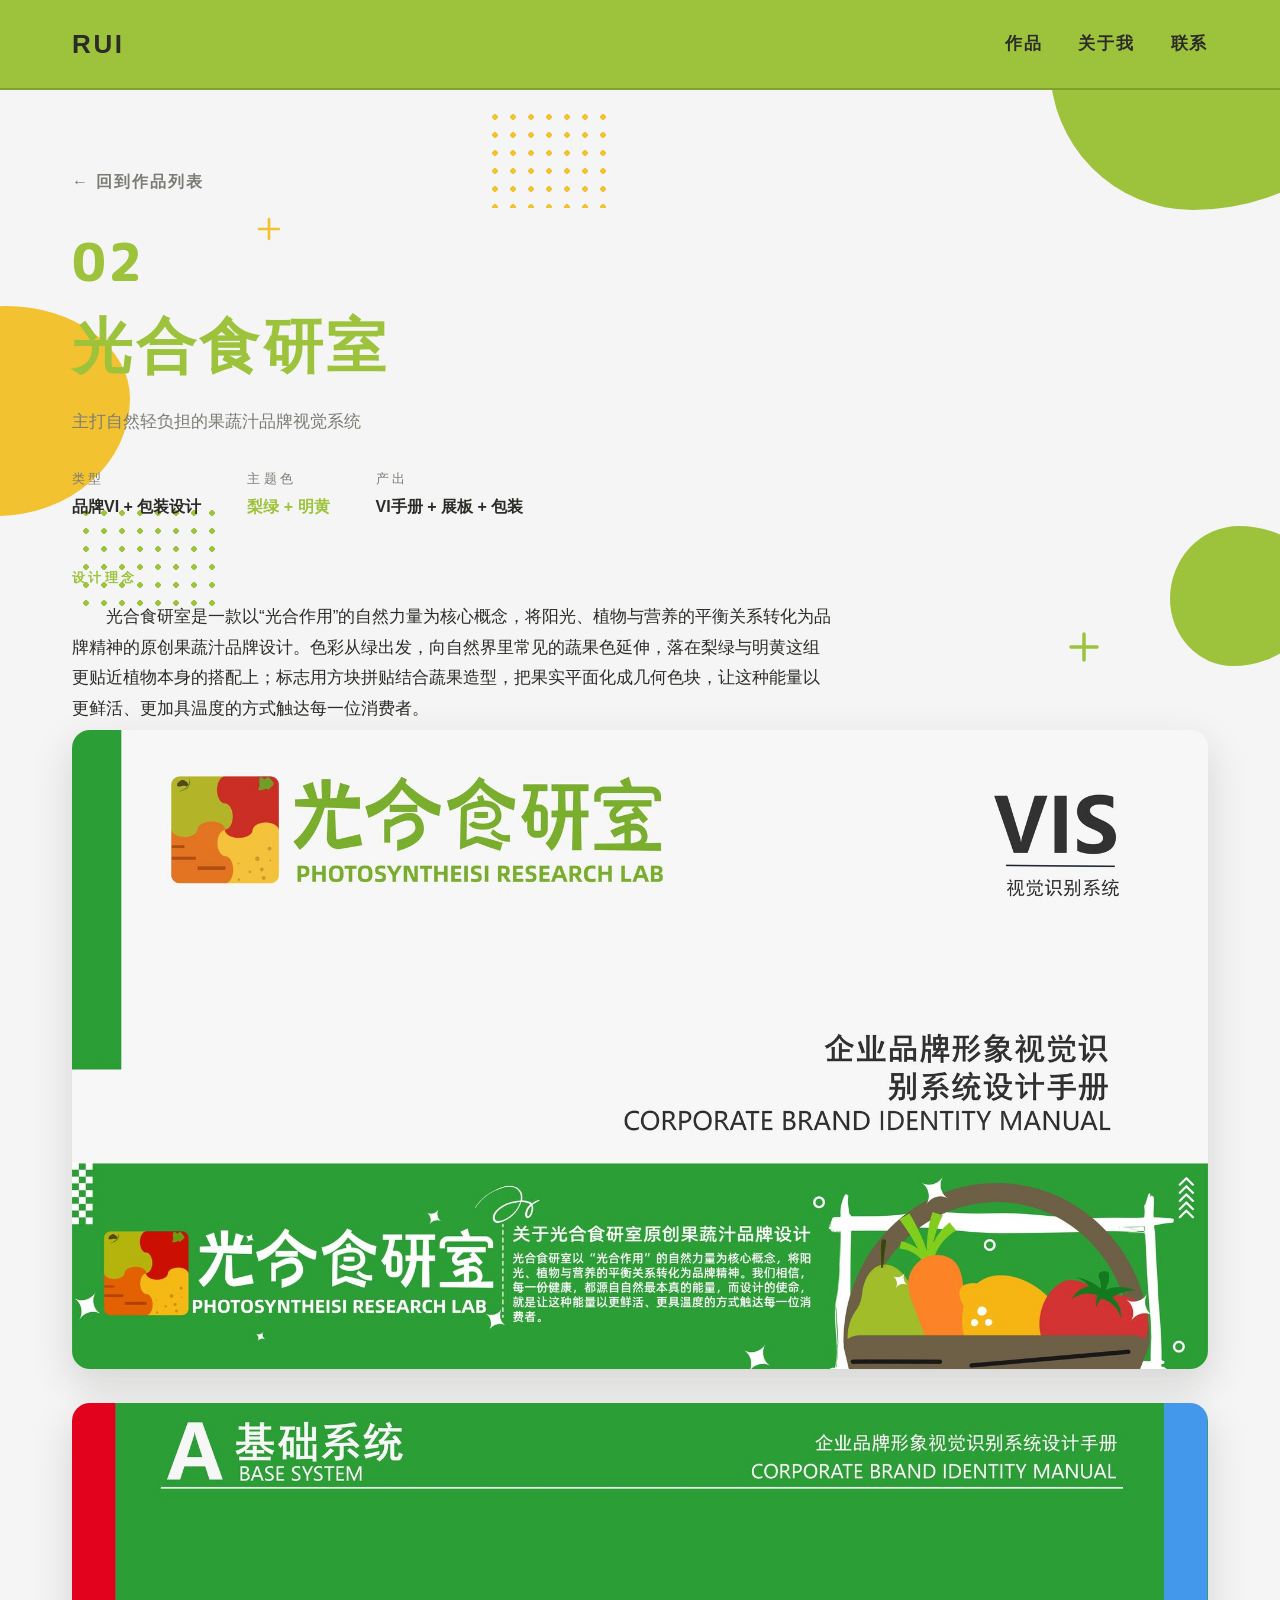
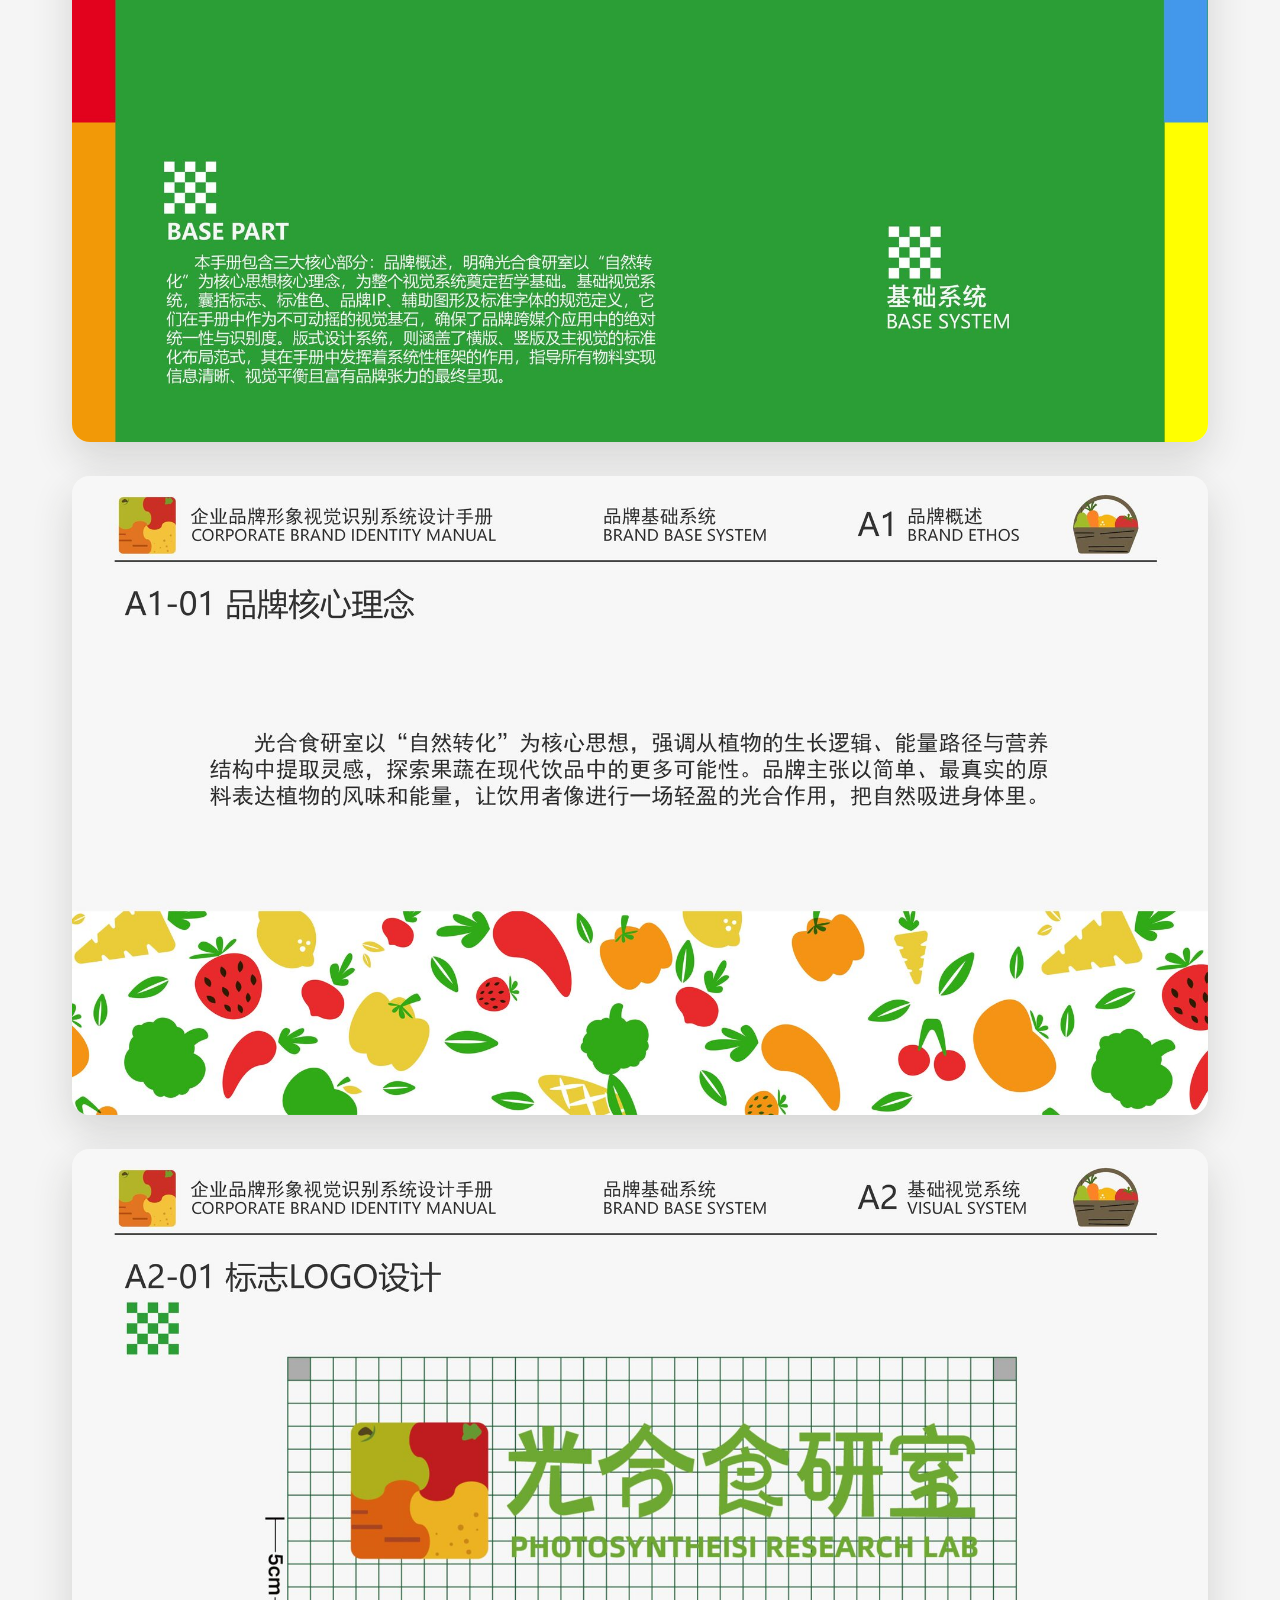
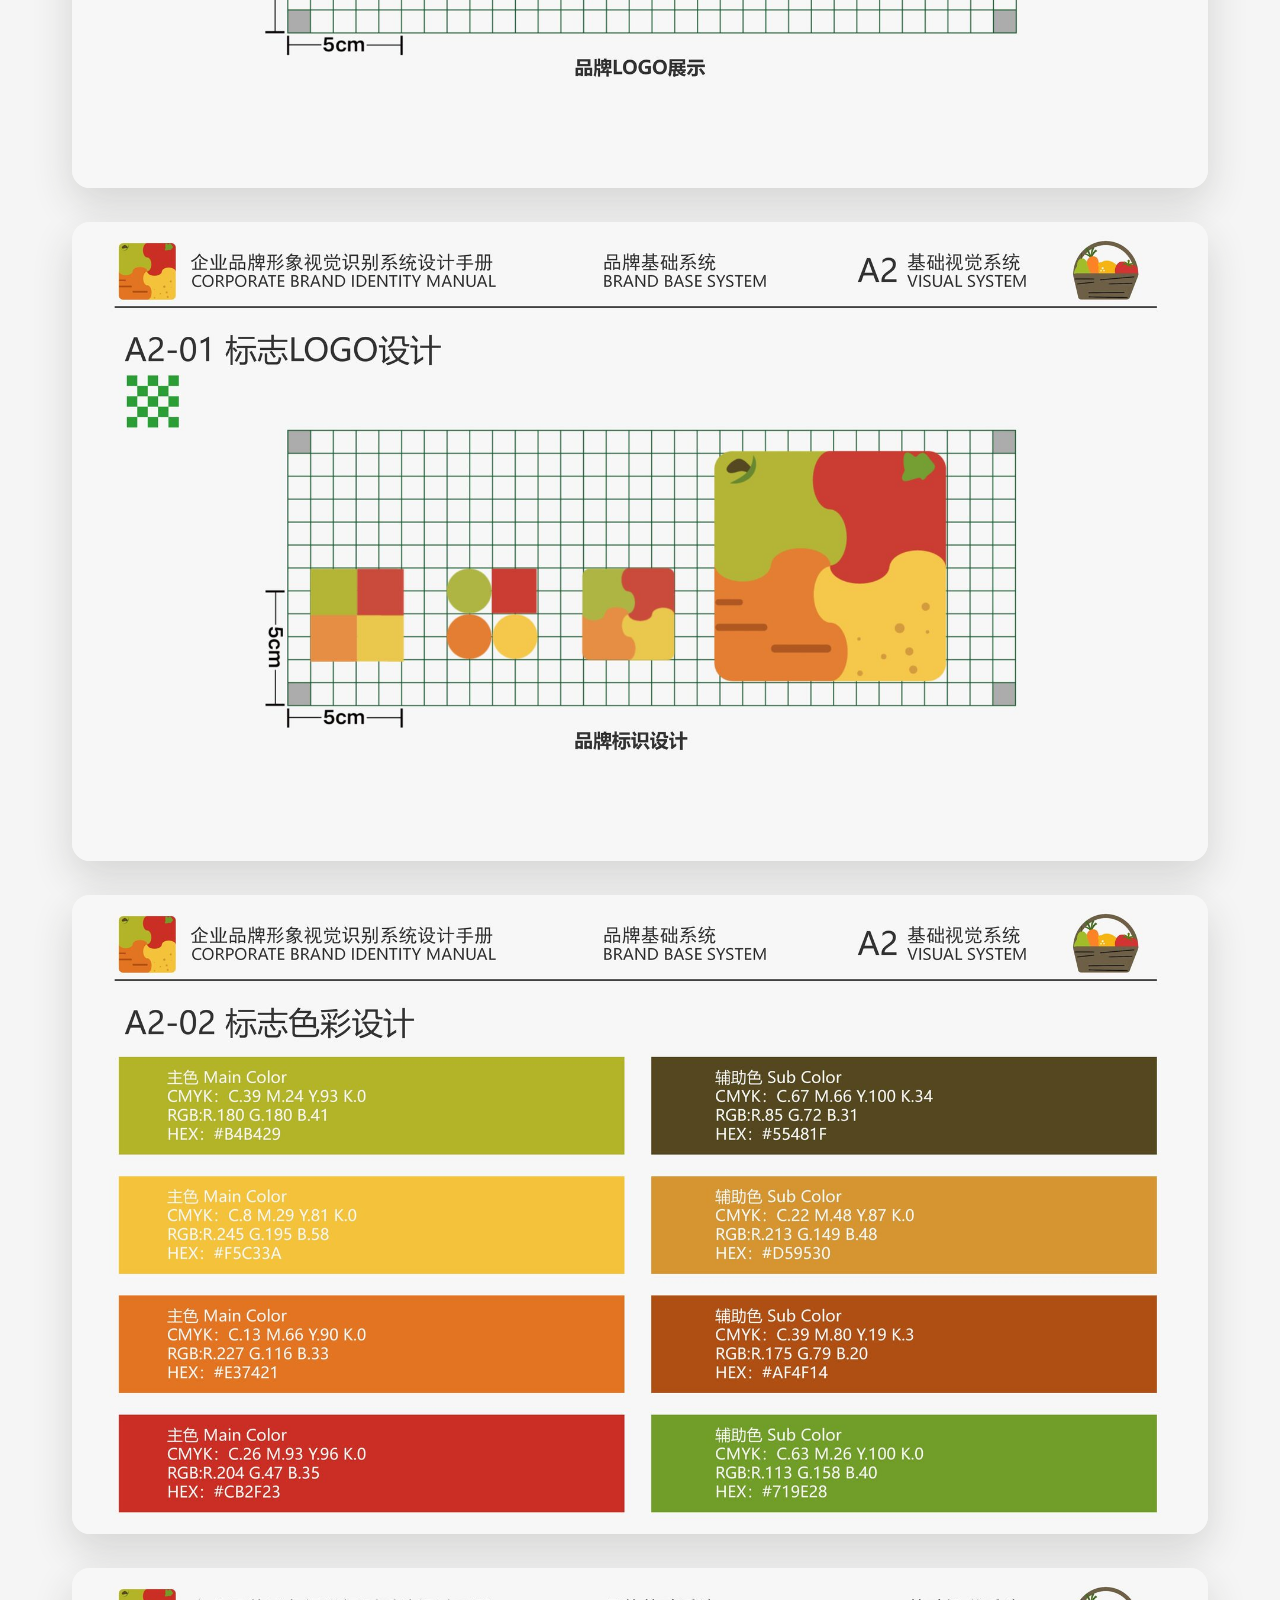
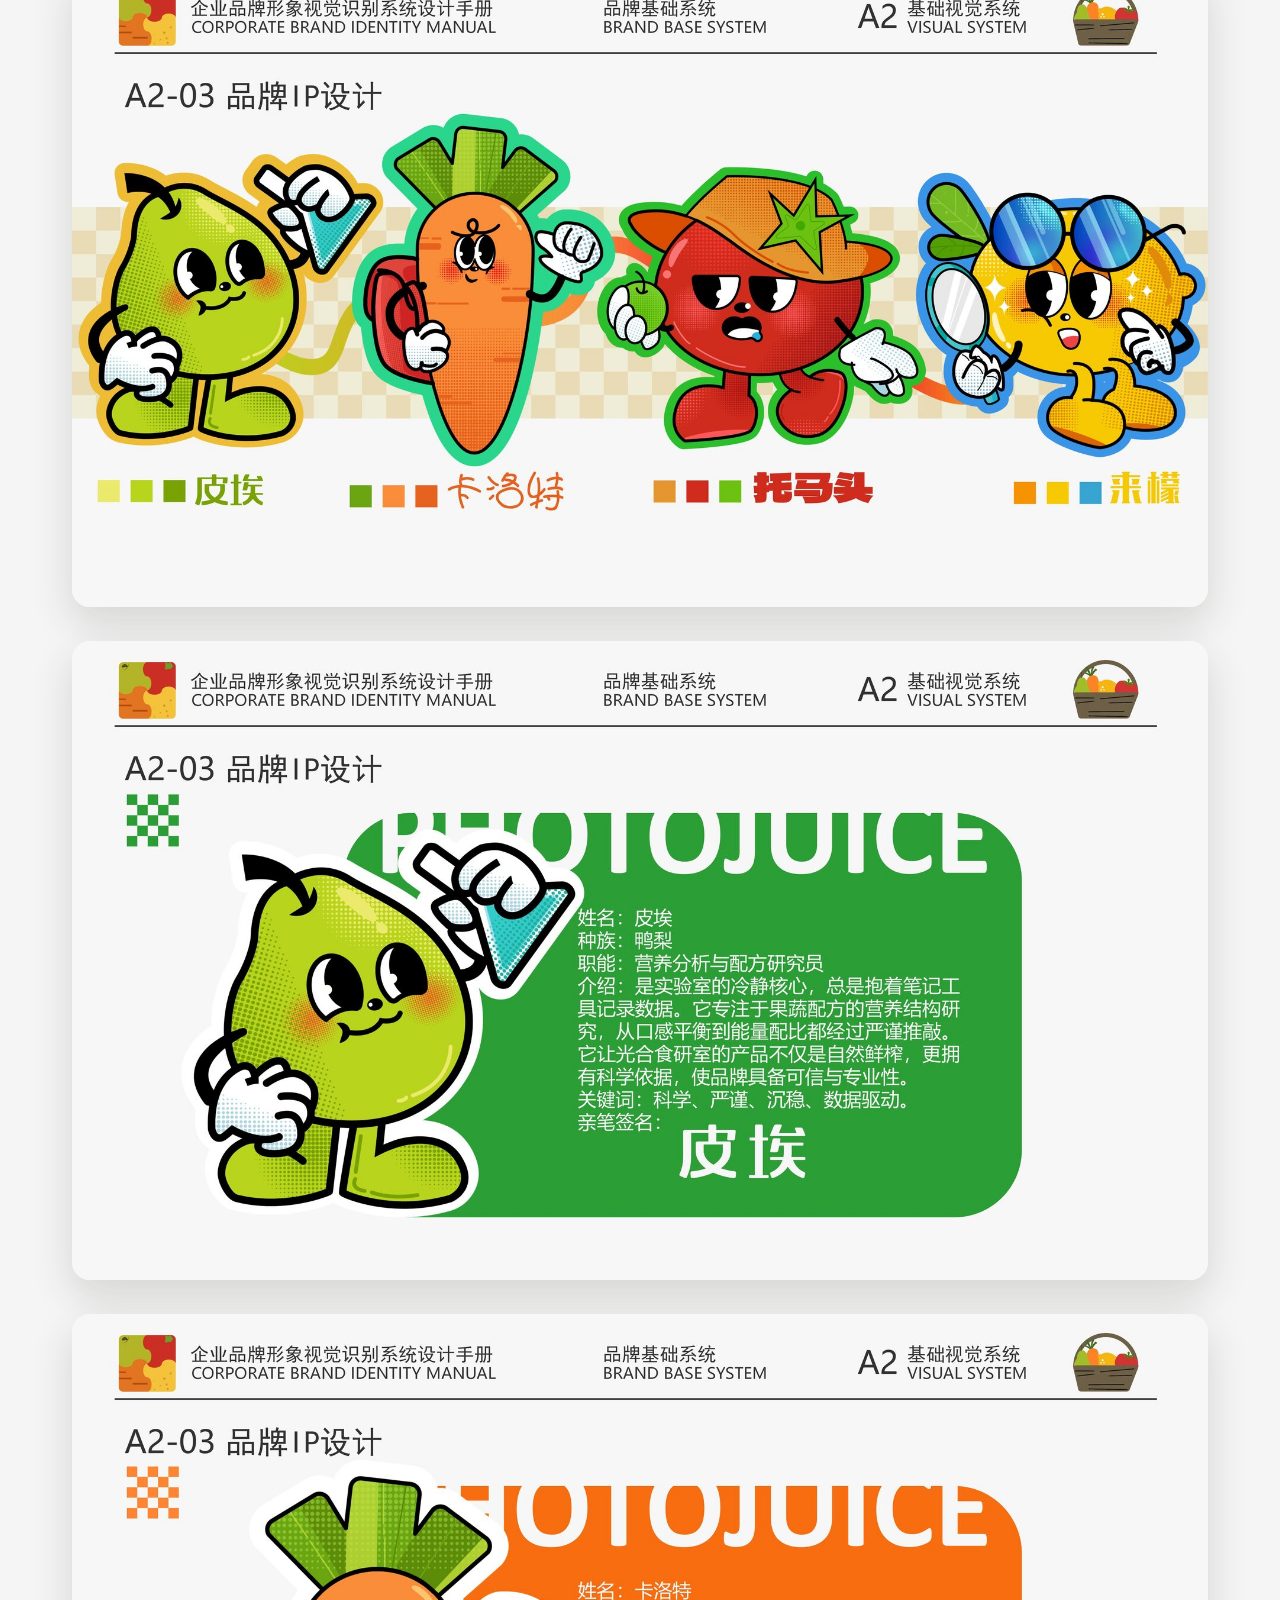
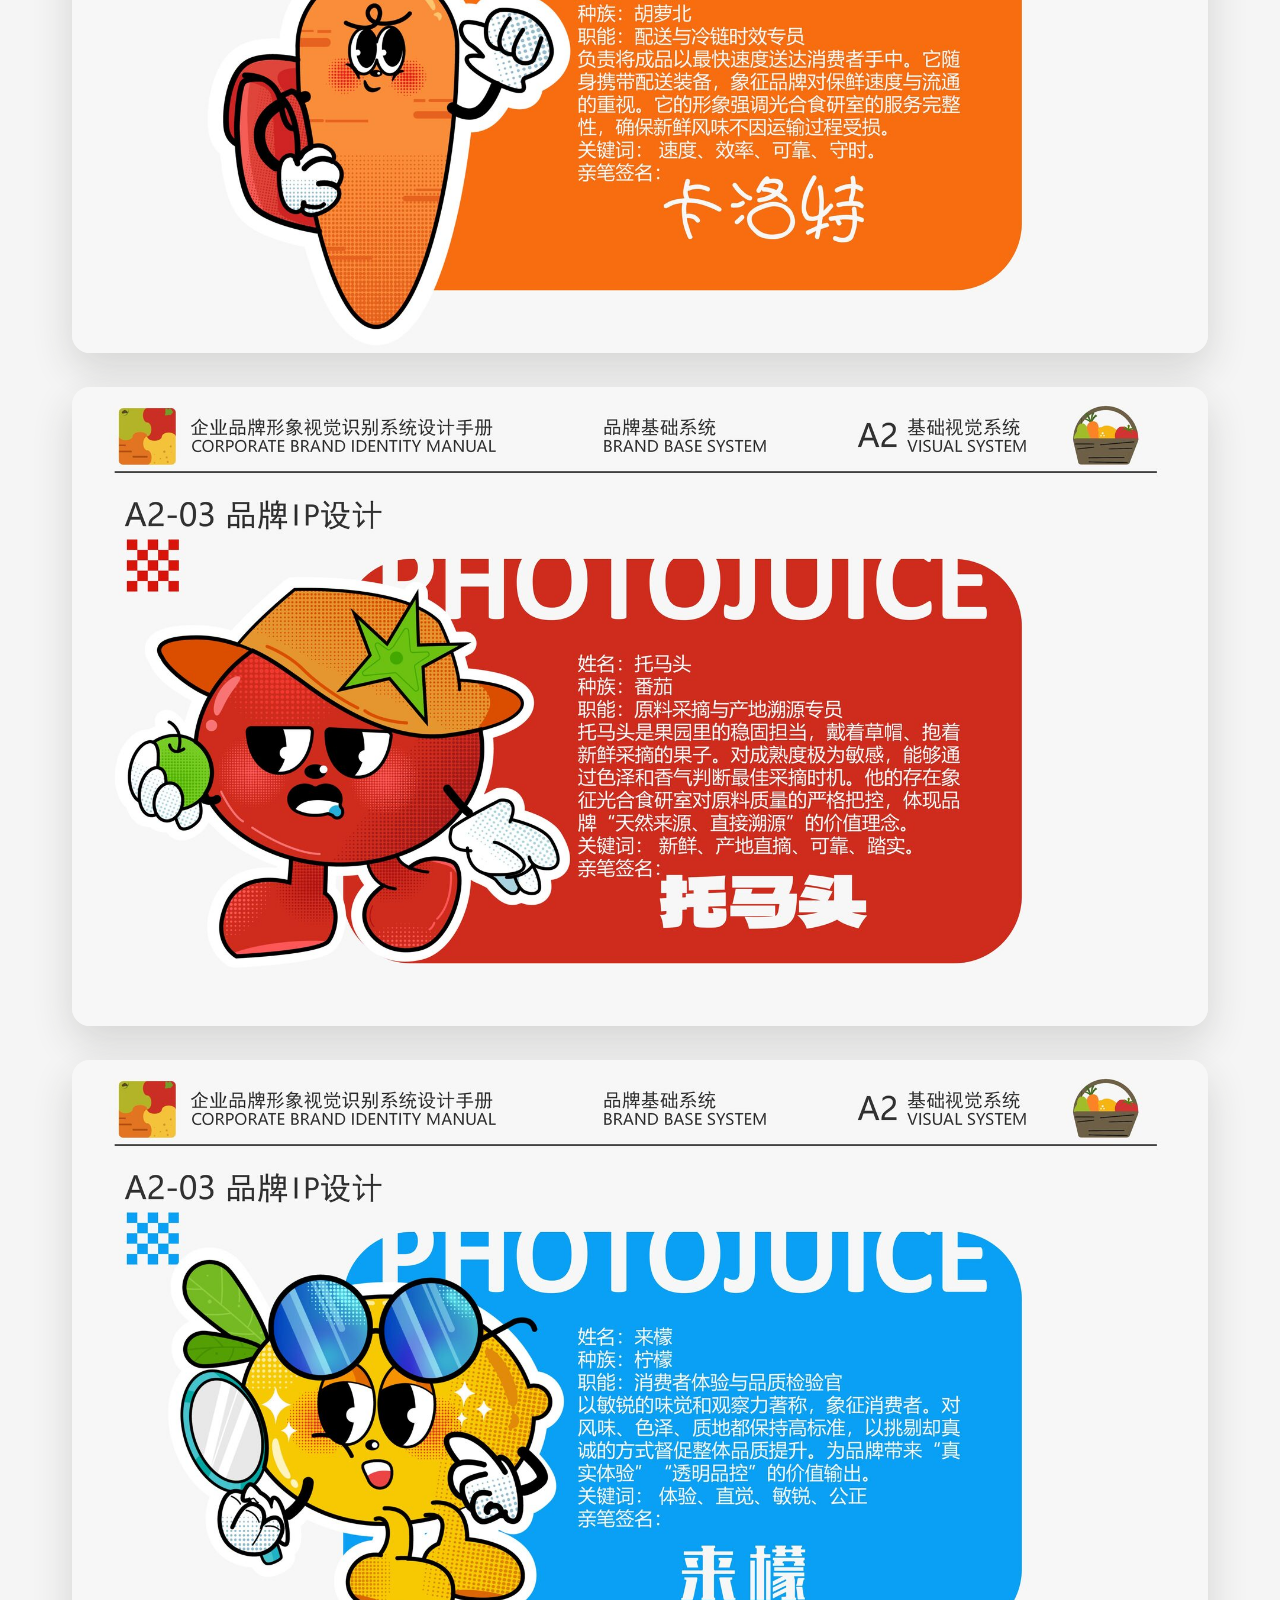
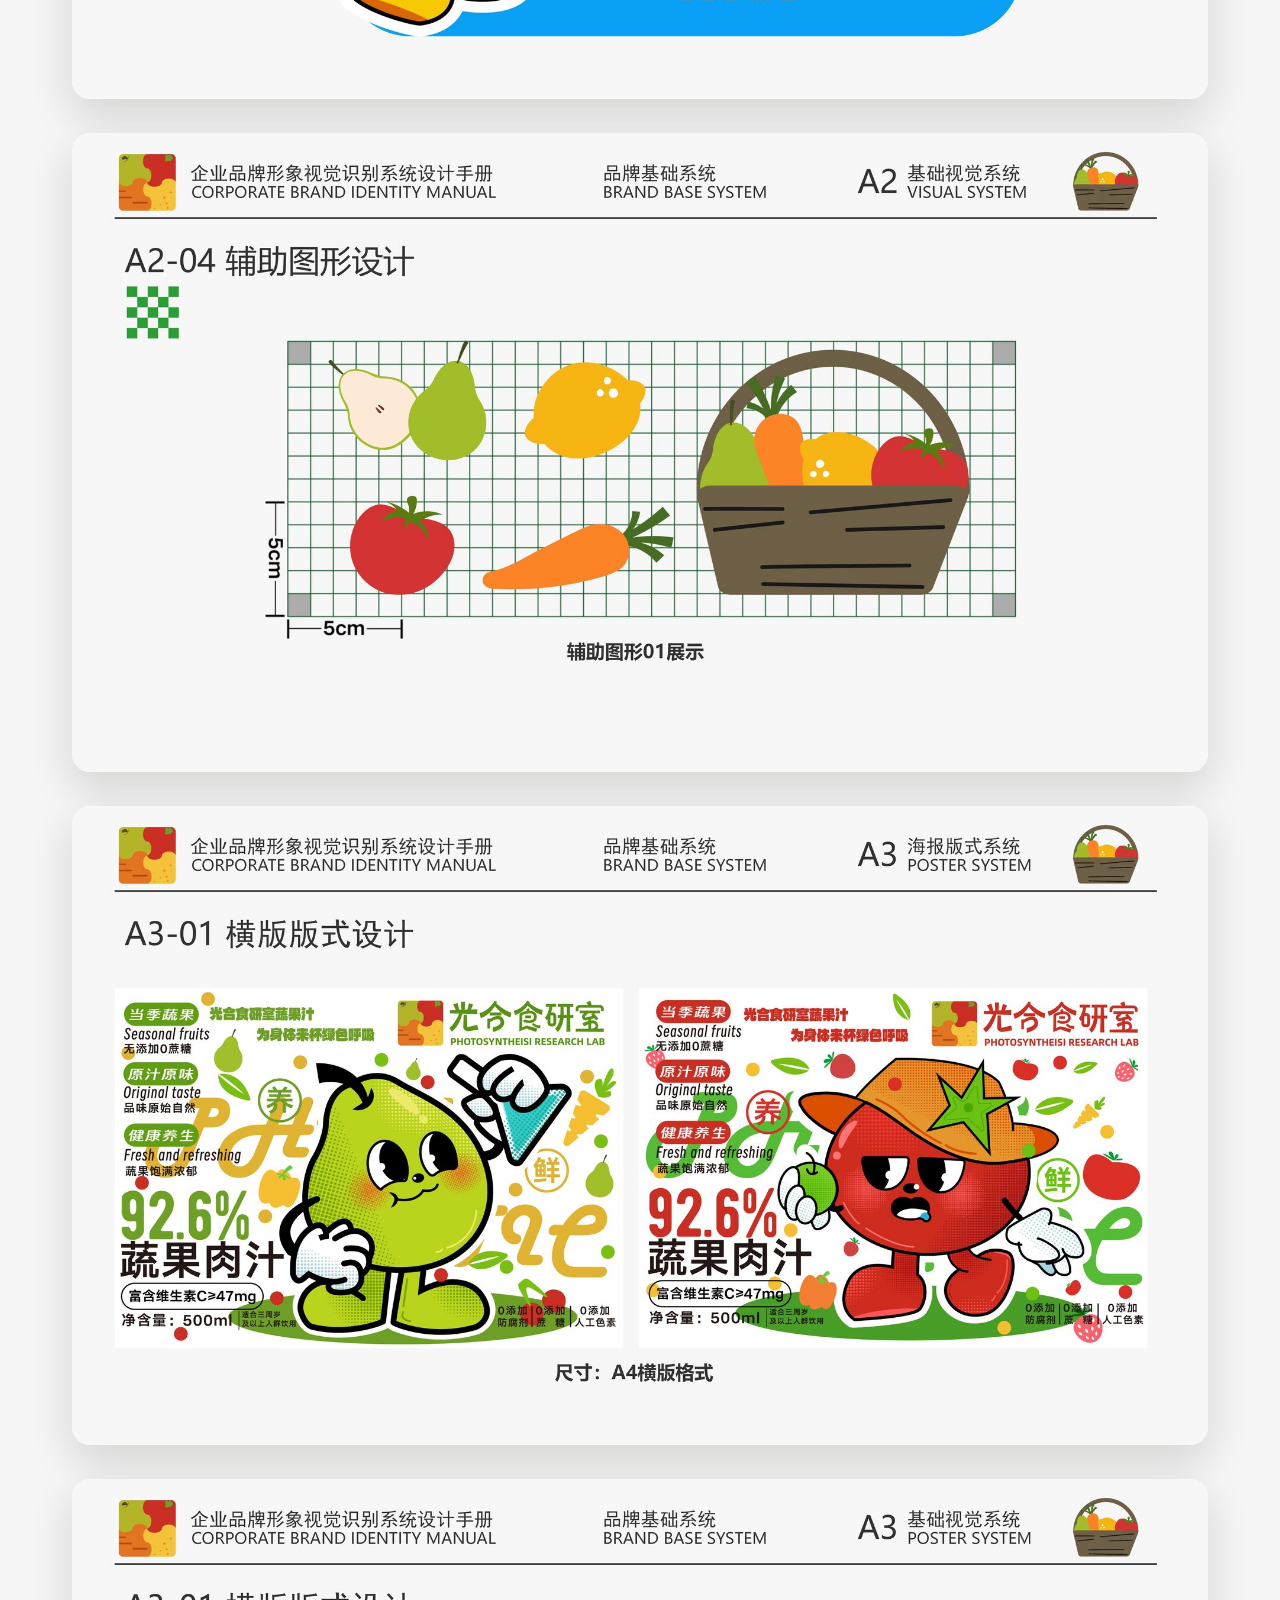
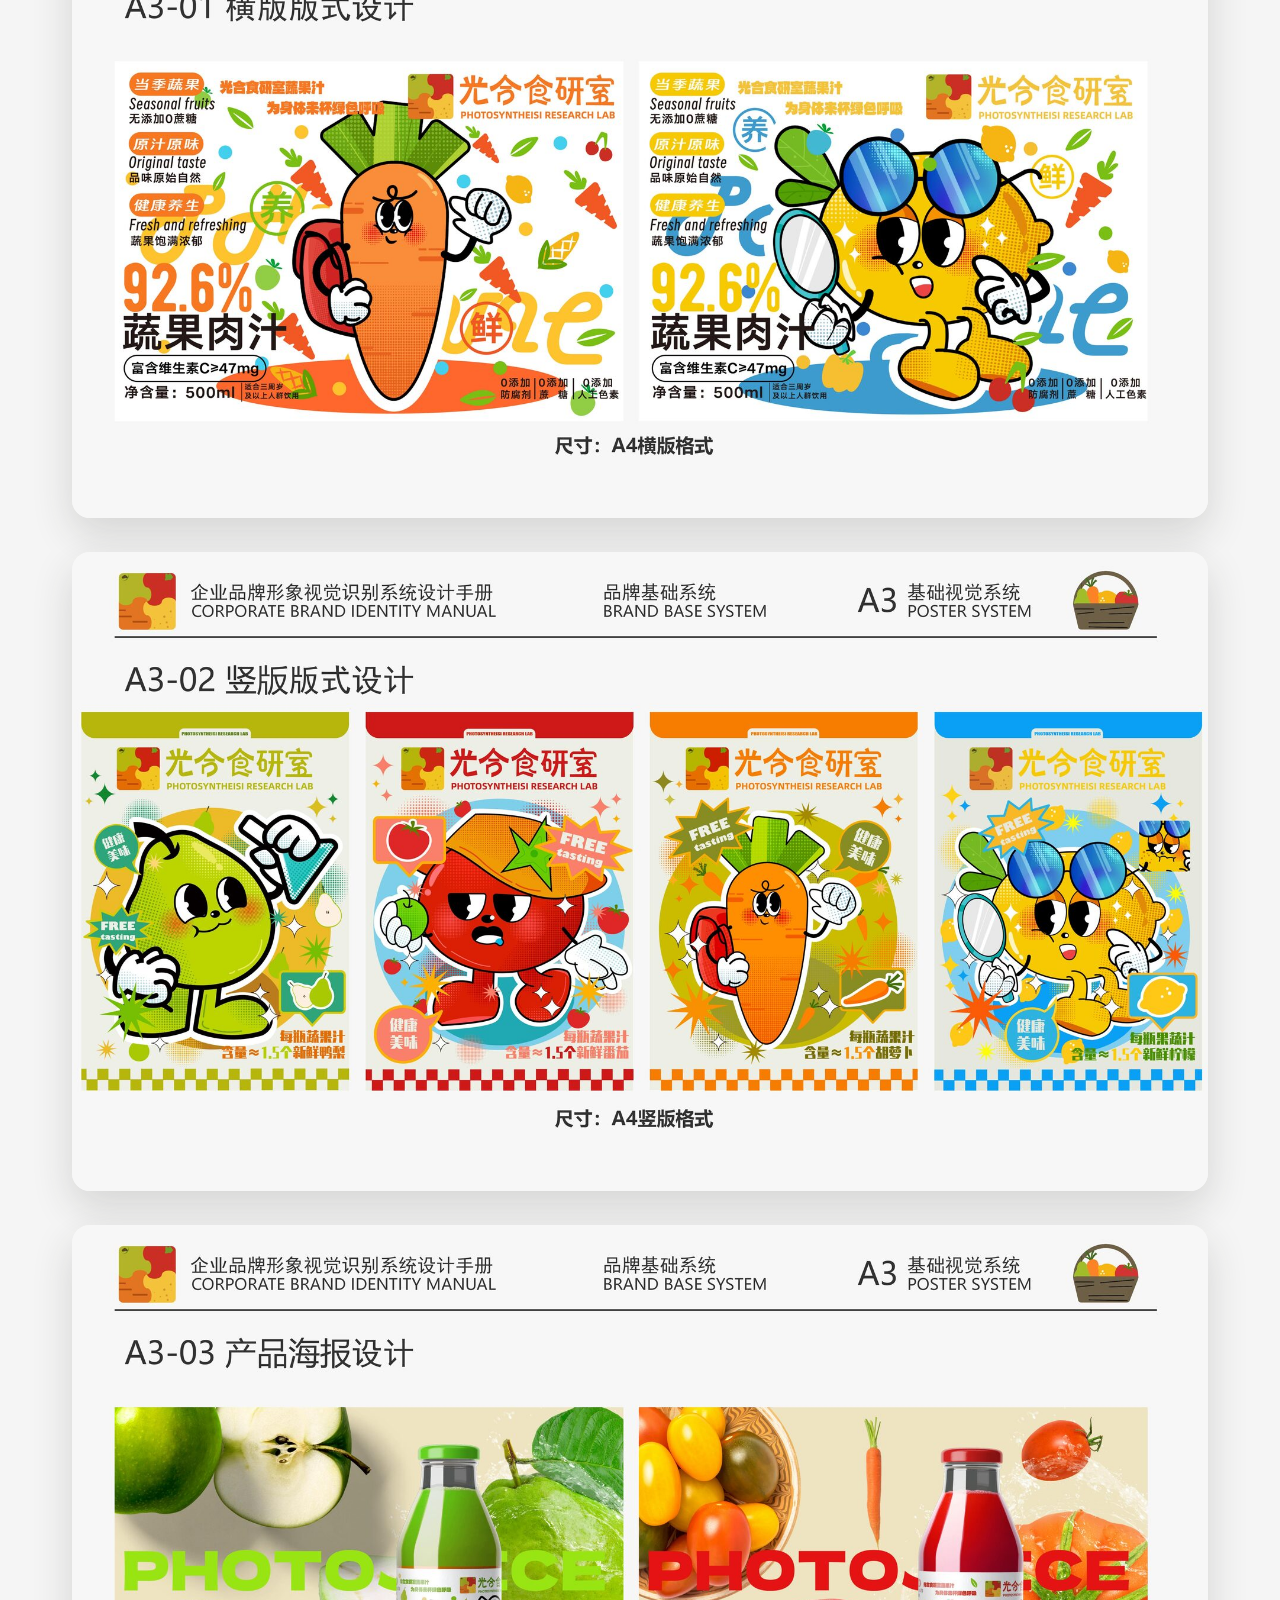
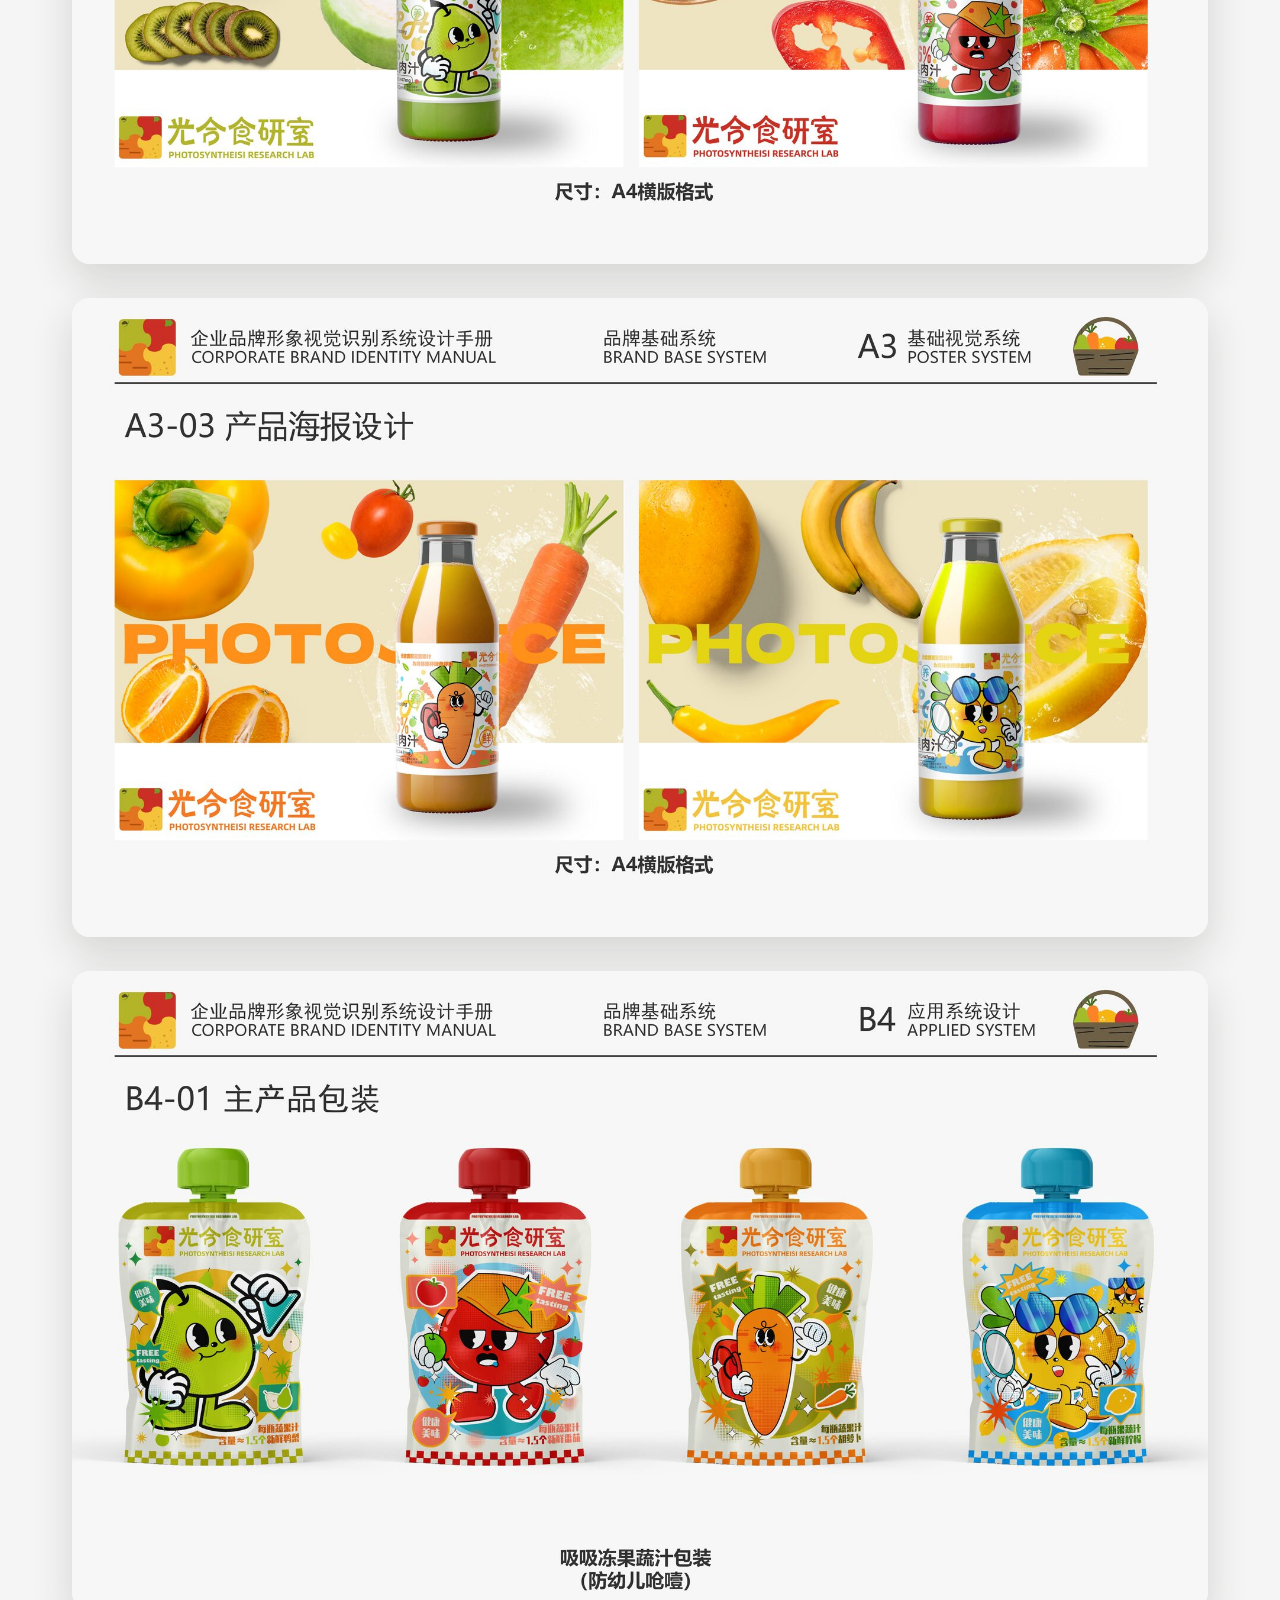
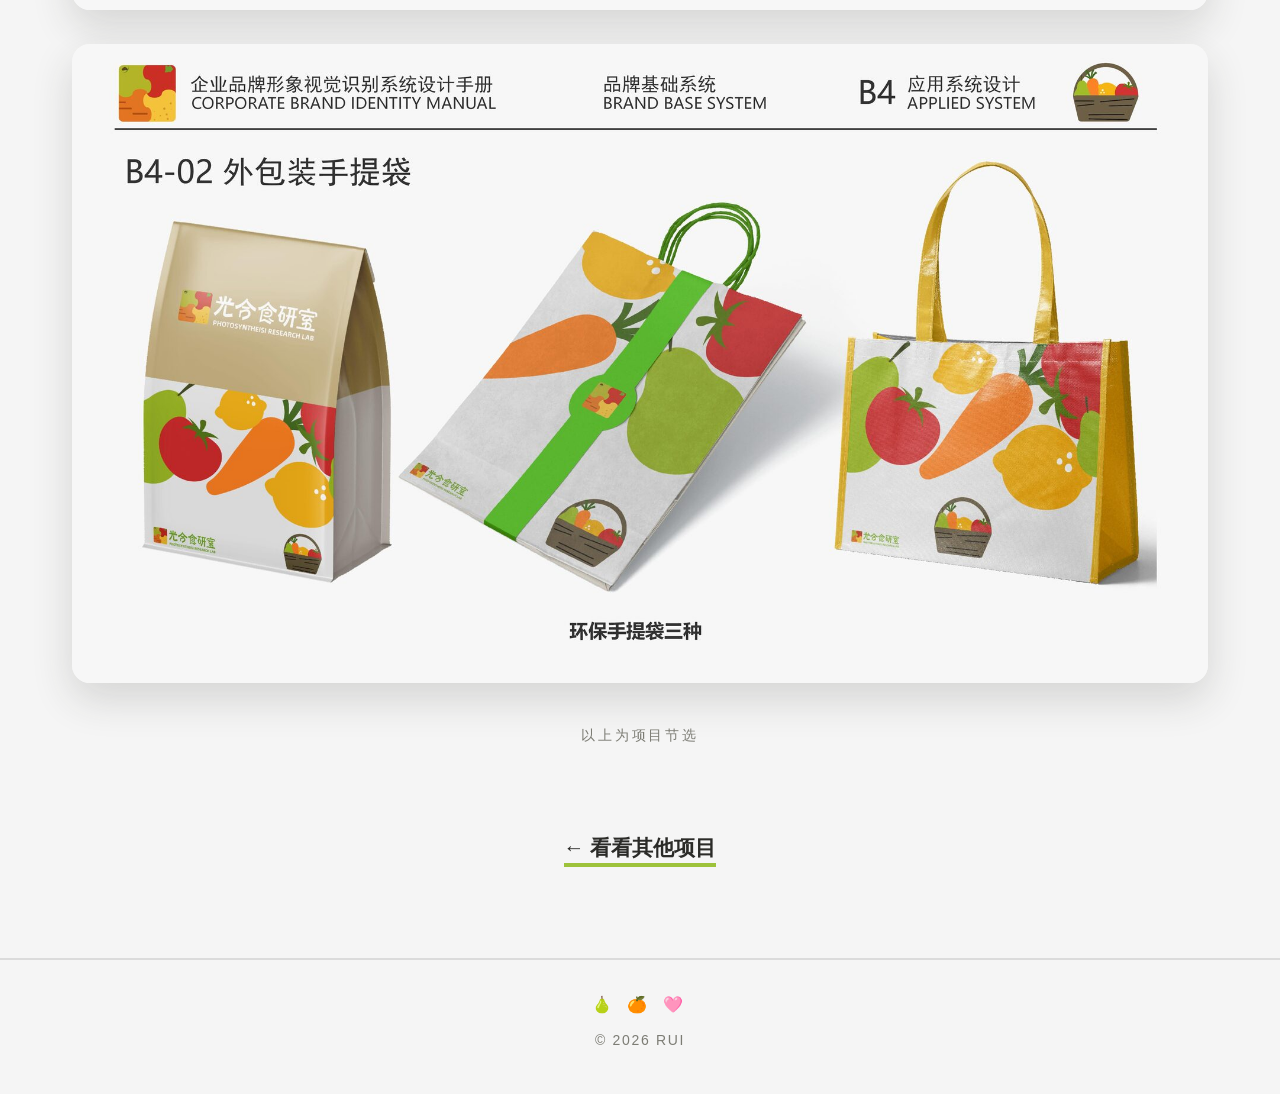
<file: site/guanghe.html>
<!DOCTYPE html>
<html lang="zh-CN">
<head>
<meta charset="UTF-8">
<meta name="viewport" content="width=device-width, initial-scale=1.0">
<title>光合食研室 · RUI</title>
<link rel="stylesheet" href="style.css">
<style>
  /* 五味宇宙：白底 + 火龙果粉 + 青绿 */
  body.proj { --t: #9DC23B; --teal: #F2C230; --pink: #9DC23B; --n: "02"; }
  ::selection { background: #9DC23B; color: #fff; }
  .playbtn {
    display: inline-flex; align-items: center; gap: 10px;
    margin-top: 30px; text-decoration: none;
    font-family: var(--round); font-size: 18px; font-weight: 800;
    color: #fff; background: var(--pink);
    border: 2.5px solid var(--ink); border-radius: 999px;
    padding: 13px 34px; letter-spacing: .08em;
    box-shadow: 5px 5px 0 var(--teal);
    transition: all .3s cubic-bezier(.4,.1,.3,1.4);
  }
  .playbtn:hover { transform: translateY(-4px) rotate(-1deg); box-shadow: 8px 8px 0 var(--teal); }
  .playbtn-teal { background: var(--teal); box-shadow: 5px 5px 0 var(--pink); margin-left: 14px; }
  .playbtn-teal:hover { transform: translateY(-4px) rotate(1deg); box-shadow: 8px 8px 0 var(--pink); }
  @media (max-width: 560px) { .playbtn-teal { margin-left: 0; margin-top: 14px; } }
</style>
</head>
<body class="proj">

<!-- 高饱和童趣色块在背景里游泳 -->
<div class="blobs" aria-hidden="true">
  <i style="width:340px;height:300px;background:var(--pink);top:-90px;right:-110px;--dx:-46px;--dy:60px;--dr:14deg;--dur:26s;--jdur:11s"></i>
  <i style="width:230px;height:210px;background:var(--teal);top:34%;left:-100px;--dx:56px;--dy:-70px;--dr:-12deg;--dur:22s;--jdur:9s"></i>
  <i style="width:150px;height:140px;background:var(--pink);bottom:26%;right:-40px;--dx:-40px;--dy:-46px;--dr:18deg;--dur:19s;--jdur:8s"></i>
  <i style="width:110px;height:100px;background:var(--teal);bottom:-30px;left:16%;--dx:34px;--dy:-40px;--dr:-16deg;--dur:17s;--jdur:7s"></i>
  <span class="dots" style="width:150px;height:110px;color:var(--pink);top:56%;left:6%;--dx:26px;--dy:-30px;--dur:28s"></span>
  <span class="dots" style="width:130px;height:100px;color:var(--teal);top:12%;left:38%;--dx:-24px;--dy:26px;--dur:24s"></span>
  <svg width="34" height="34" viewBox="0 0 34 34" style="top:70%;right:14%;--dx:-20px;--dy:-26px;--dur:15s">
    <path d="M17 4 L17 30 M4 17 L30 17" stroke="var(--pink)" stroke-width="3.5" stroke-linecap="round"/>
  </svg>
  <svg width="26" height="26" viewBox="0 0 34 34" style="top:24%;left:20%;--dx:18px;--dy:22px;--dur:18s">
    <path d="M17 4 L17 30 M4 17 L30 17" stroke="var(--teal)" stroke-width="3.5" stroke-linecap="round"/>
  </svg>
</div>

<header class="top">
  <div class="top-inner">
    <a class="brand" href="index.html">RUI</a>
    <nav class="mainnav">
      <a href="index.html">作品
        <svg width="46" height="8" viewBox="0 0 46 8"><path d="M2 5 Q 12 2, 23 5 T 44 4" fill="none" stroke="currentColor" stroke-width="2.5" stroke-linecap="round"/></svg>
      </a>
      <a href="about.html">关于我
        <svg width="60" height="8" viewBox="0 0 60 8"><path d="M2 5 Q 16 2, 30 5 T 58 4" fill="none" stroke="currentColor" stroke-width="2.5" stroke-linecap="round"/></svg>
      </a>
      <a href="about.html#contact">联系
        <svg width="46" height="8" viewBox="0 0 46 8"><path d="M2 5 Q 12 2, 23 5 T 44 4" fill="none" stroke="currentColor" stroke-width="2.5" stroke-linecap="round"/></svg>
      </a>
    </nav>
  </div>
</header>

<main>
  <section class="proj-hero wrap">
    <a class="backlink" href="index.html">← 回到作品列表</a>
    <h1>光合食研室</h1>
    <p class="desc">主打自然轻负担的果蔬汁品牌视觉系统</p>
    <div class="proj-info">
      <div><span>类型</span><b>品牌VI + 包装设计</b></div>
      <div><span>主题色</span><b style="color:var(--pink)">梨绿 + 明黄</b></div>
      <div><span>产出</span><b>VI手册 + 展板 + 包装</b></div>
    </div>
  </section>

  <section class="concept wrap">
    <h2>设计理念</h2>
    <p>光合食研室是一款以“光合作用”的自然力量为核心概念，将阳光、植物与营养的平衡关系转化为品牌精神的原创果蔬汁品牌设计。色彩从绿出发，向自然界里常见的蔬果色延伸，落在梨绿与明黄这组更贴近植物本身的搭配上；标志用方块拼贴结合蔬果造型，把果实平面化成几何色块，让这种能量以更鲜活、更加具温度的方式触达每一位消费者。</p>
  </section>

  <section class="plates wrap">
    <figure><img src="images/guanghe/00.jpg" alt="光合食研室 第1页" loading="lazy"></figure>
    <figure><img src="images/guanghe/01.jpg" alt="光合食研室 第2页" loading="lazy"></figure>
    <figure><img src="images/guanghe/02.jpg" alt="光合食研室 第3页" loading="lazy"></figure>
    <figure><img src="images/guanghe/03.jpg" alt="光合食研室 第4页" loading="lazy"></figure>
    <figure><img src="images/guanghe/04.jpg" alt="光合食研室 第5页" loading="lazy"></figure>
    <figure><img src="images/guanghe/05.jpg" alt="光合食研室 第6页" loading="lazy"></figure>
    <figure><img src="images/guanghe/06.jpg" alt="光合食研室 第7页" loading="lazy"></figure>
    <figure><img src="images/guanghe/07.jpg" alt="光合食研室 第8页" loading="lazy"></figure>
    <figure><img src="images/guanghe/08.jpg" alt="光合食研室 第9页" loading="lazy"></figure>
    <figure><img src="images/guanghe/09.jpg" alt="光合食研室 第10页" loading="lazy"></figure>
    <figure><img src="images/guanghe/10.jpg" alt="光合食研室 第11页" loading="lazy"></figure>
    <figure><img src="images/guanghe/11.jpg" alt="光合食研室 第12页" loading="lazy"></figure>
    <figure><img src="images/guanghe/12.jpg" alt="光合食研室 第13页" loading="lazy"></figure>
    <figure><img src="images/guanghe/13.jpg" alt="光合食研室 第14页" loading="lazy"></figure>
    <figure><img src="images/guanghe/14.jpg" alt="光合食研室 第15页" loading="lazy"></figure>
    <figure><img src="images/guanghe/15.jpg" alt="光合食研室 第16页" loading="lazy"></figure>
    <figure><img src="images/guanghe/16.jpg" alt="光合食研室 第17页" loading="lazy"></figure>
    <figure><img src="images/guanghe/17.jpg" alt="光合食研室 第18页" loading="lazy"></figure>
    <figure><img src="images/guanghe/18.jpg" alt="光合食研室 第19页" loading="lazy"></figure>
    <p style="text-align:center;color:var(--graphite);font-size:14px;letter-spacing:.2em;margin-top:6px">以上为项目节选</p>
  </section>

  <div class="proj-next">
    <a href="index.html">← 看看其他项目</a>
  </div>
</main>

<footer class="foot">
  <div class="fruits">🍐 🍊 🩷</div>
  <div>© 2026 RUI</div>
</footer>

<script>
// 图片滚动一张张浮现
(function () {
  var items = document.querySelectorAll('.plates figure');
  if (!('IntersectionObserver' in window)) {
    items.forEach(function (el) { el.classList.add('show'); });
    return;
  }
  var io = new IntersectionObserver(function (entries) {
    entries.forEach(function (e) {
      if (e.isIntersecting) { e.target.classList.add('show'); io.unobserve(e.target); }
    });
  }, { threshold: 0.1 });
  items.forEach(function (el) { io.observe(el); });
})();
</script>

</body>
</html>
</file>
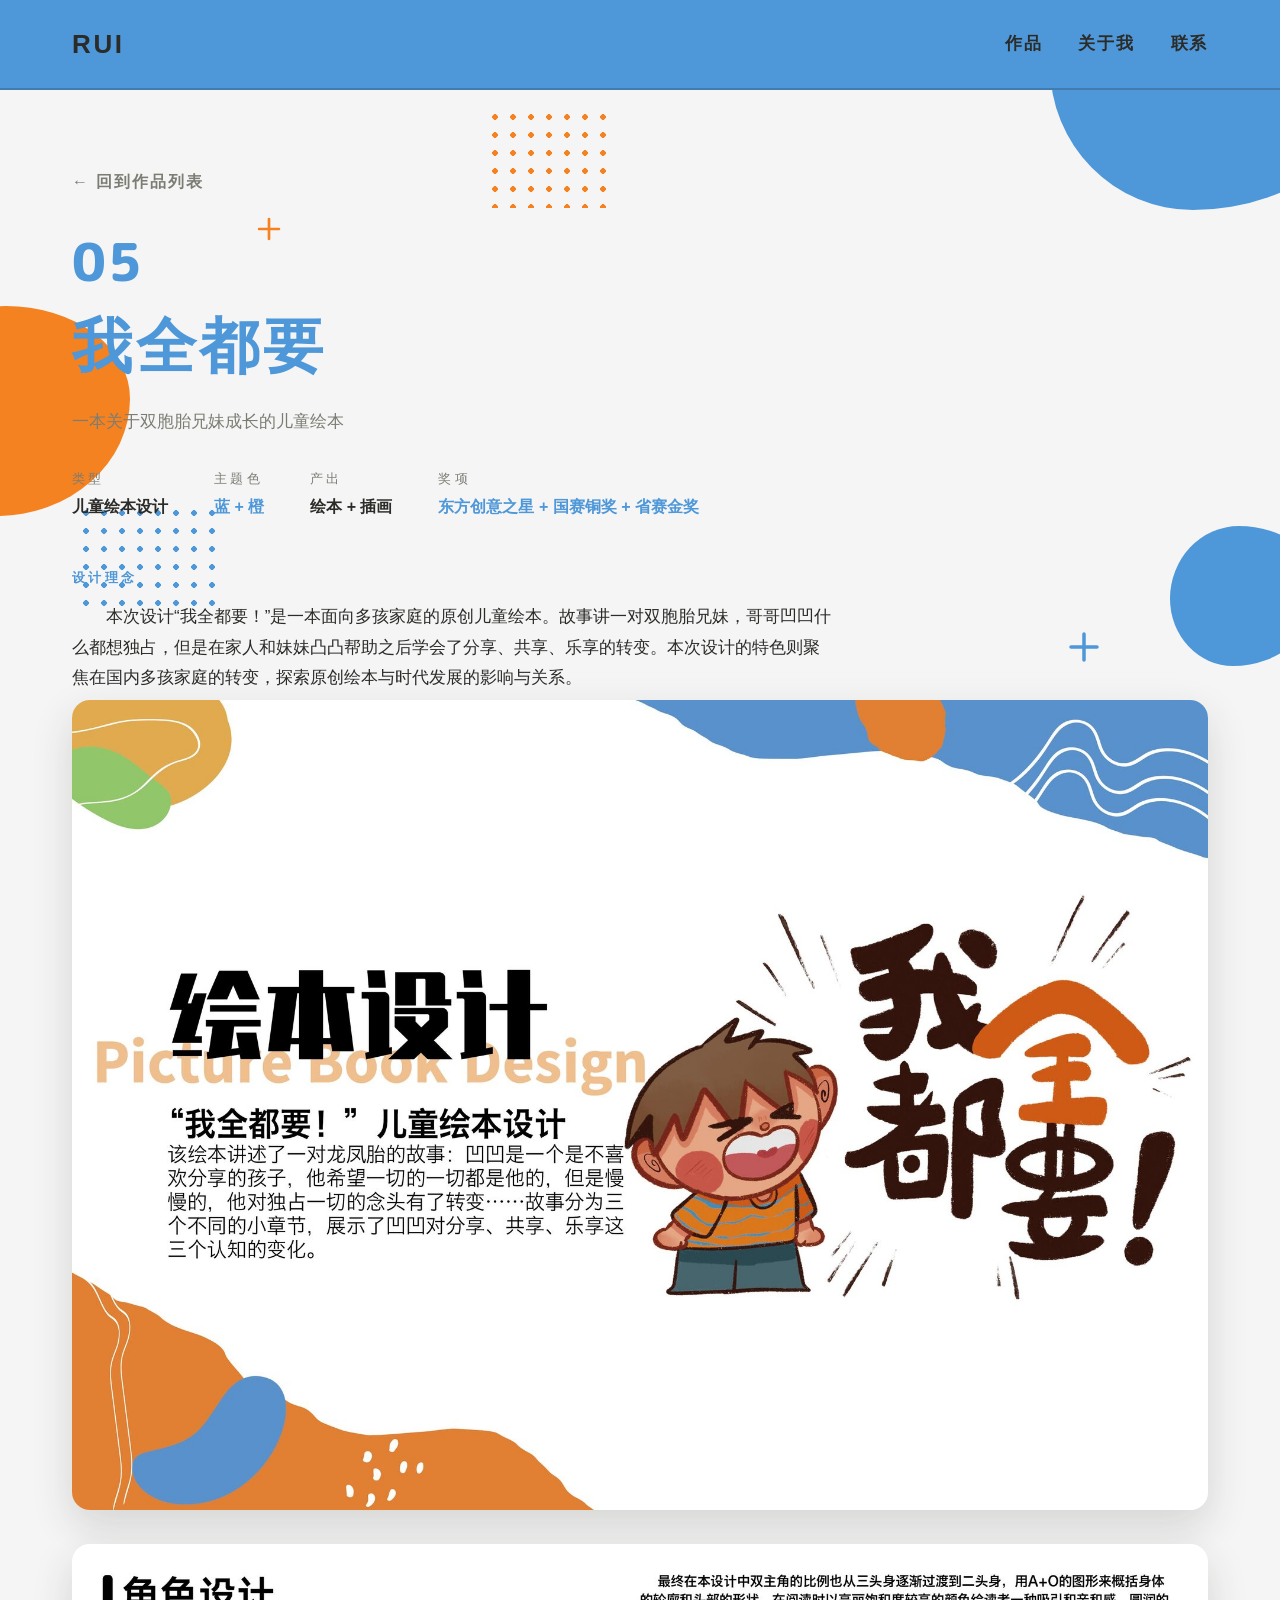
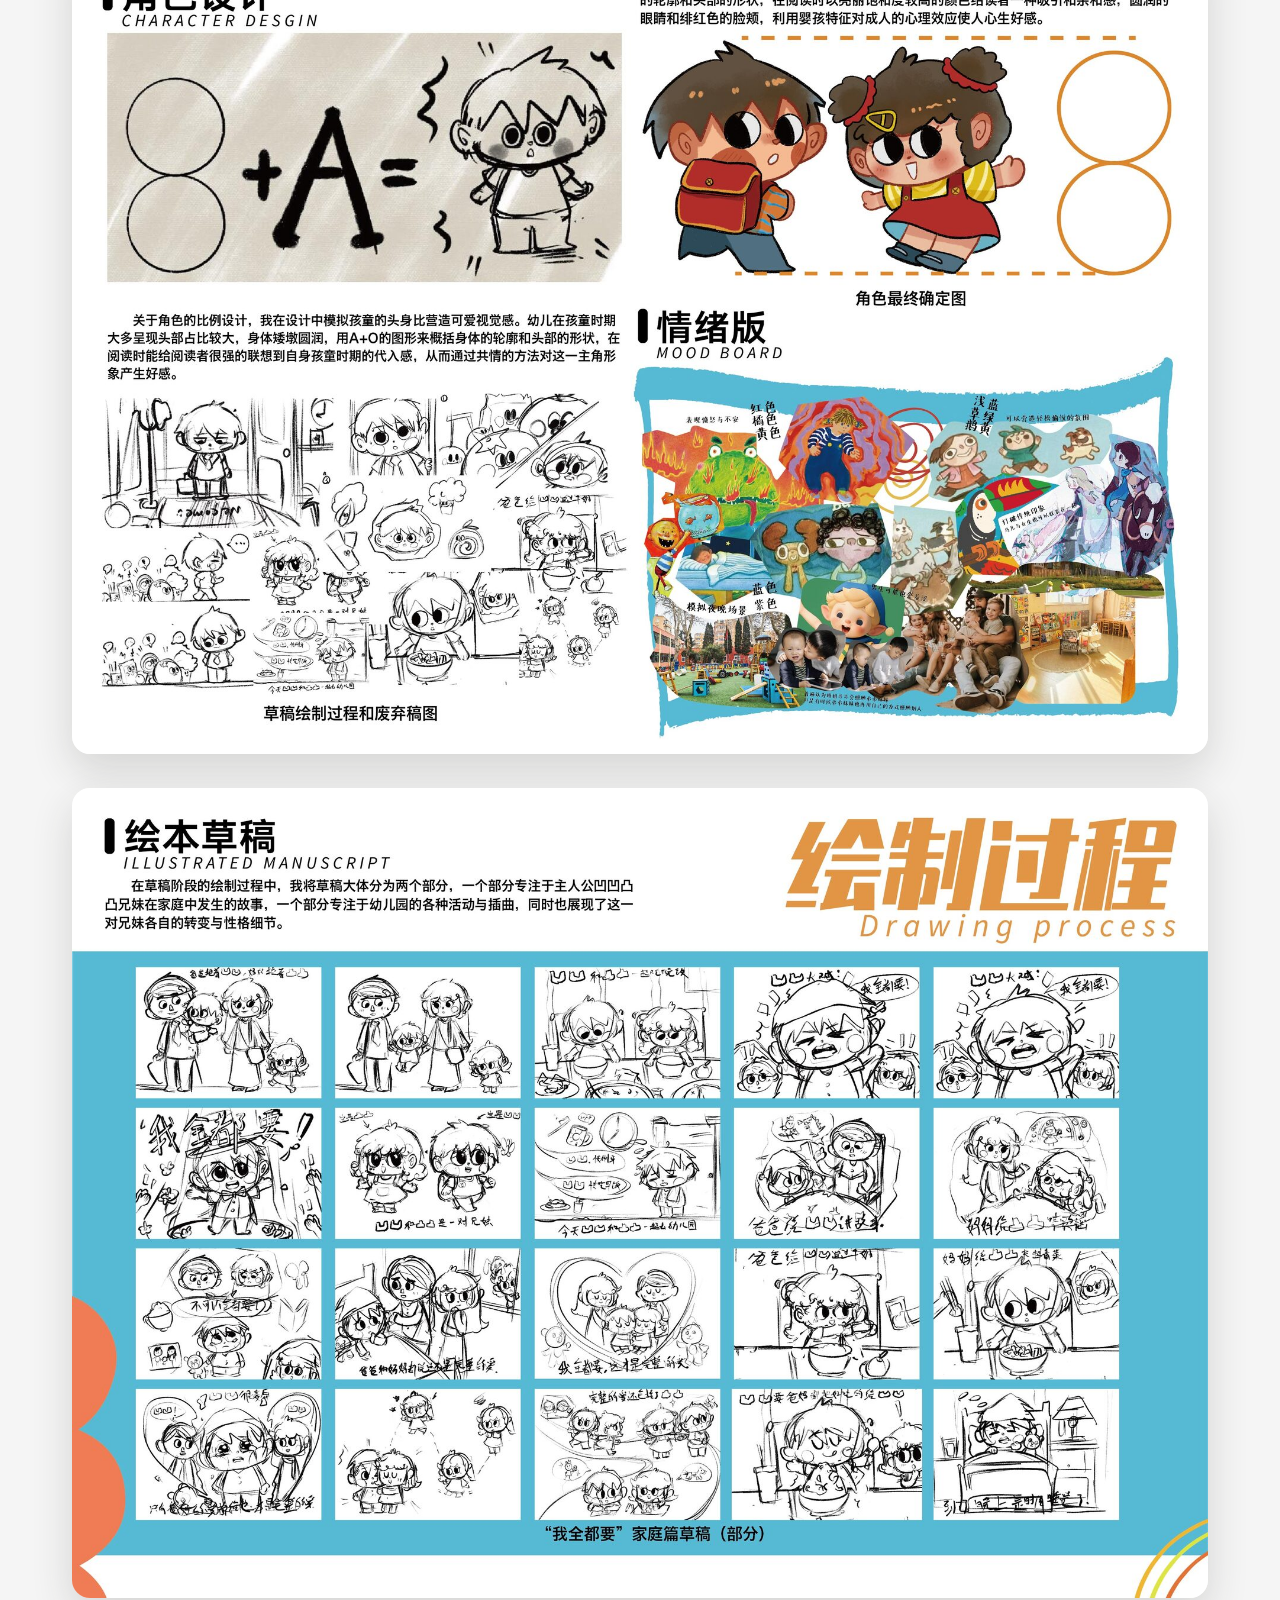
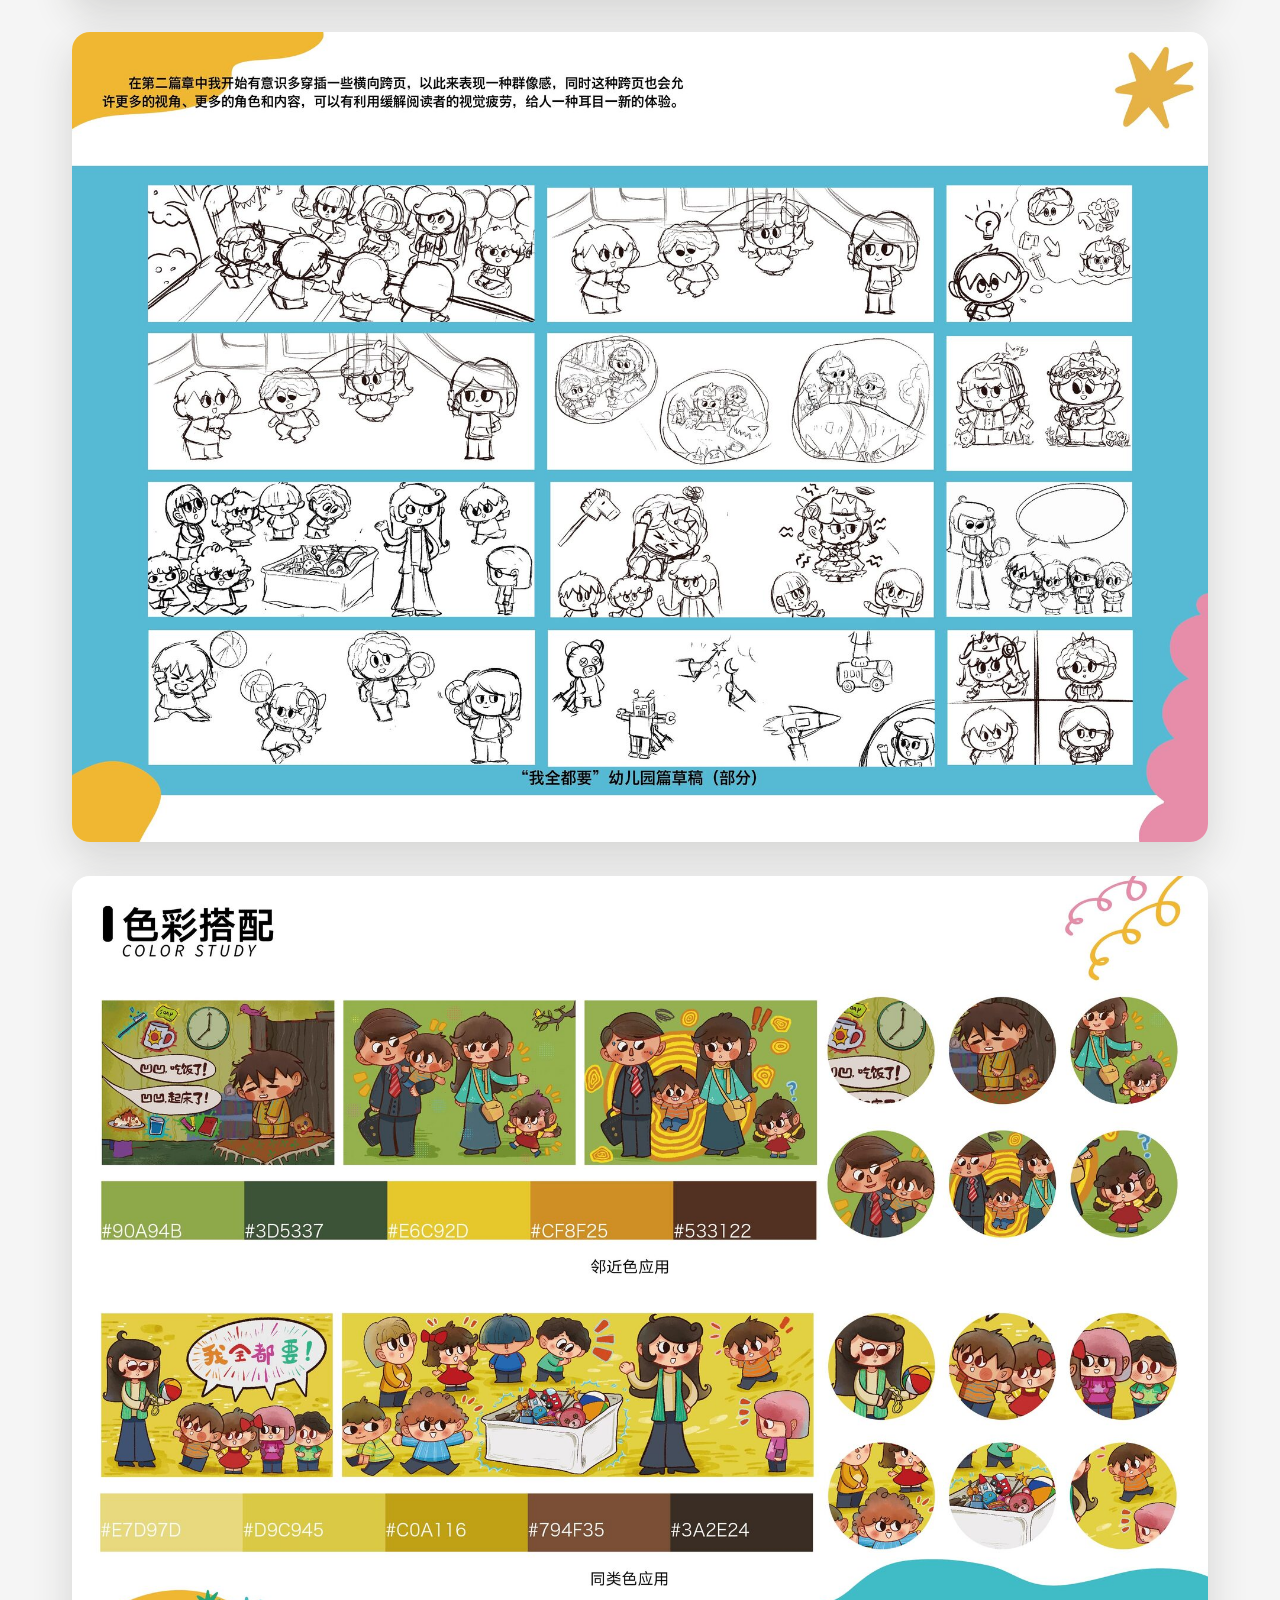
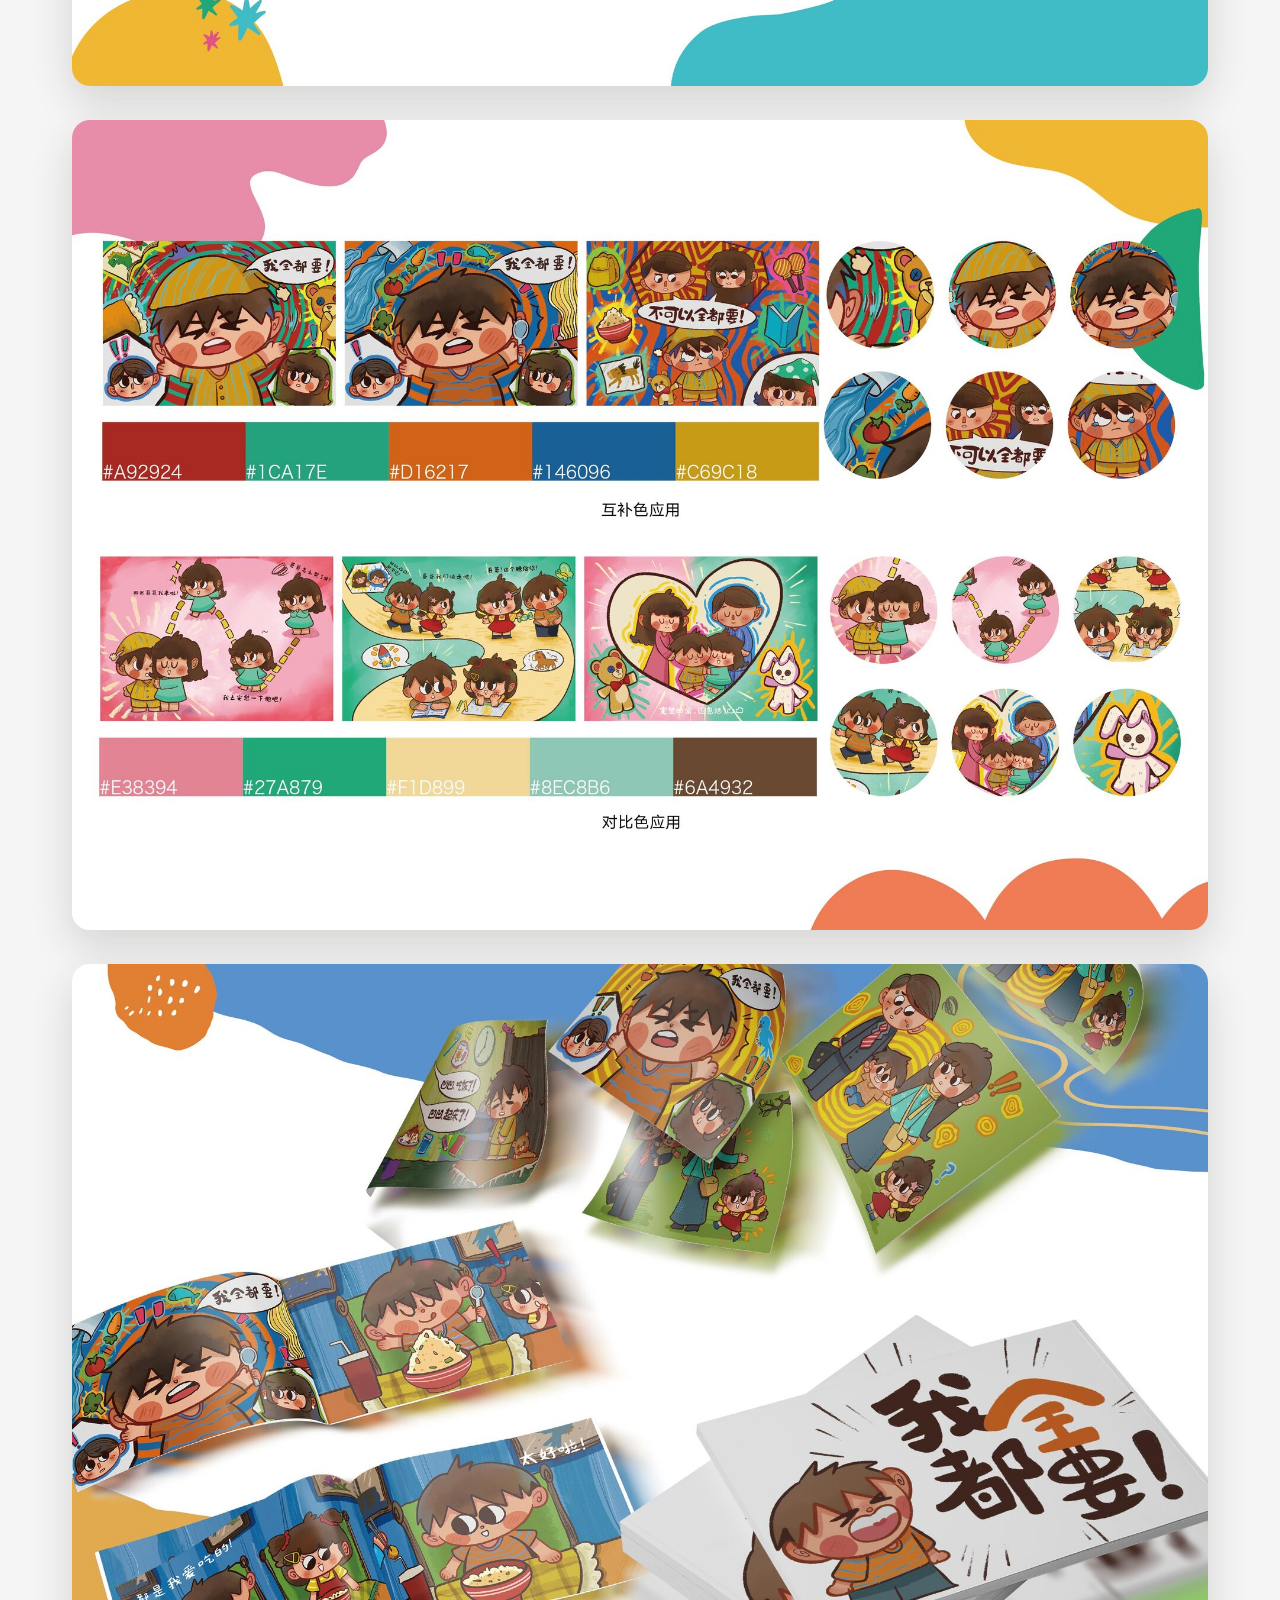
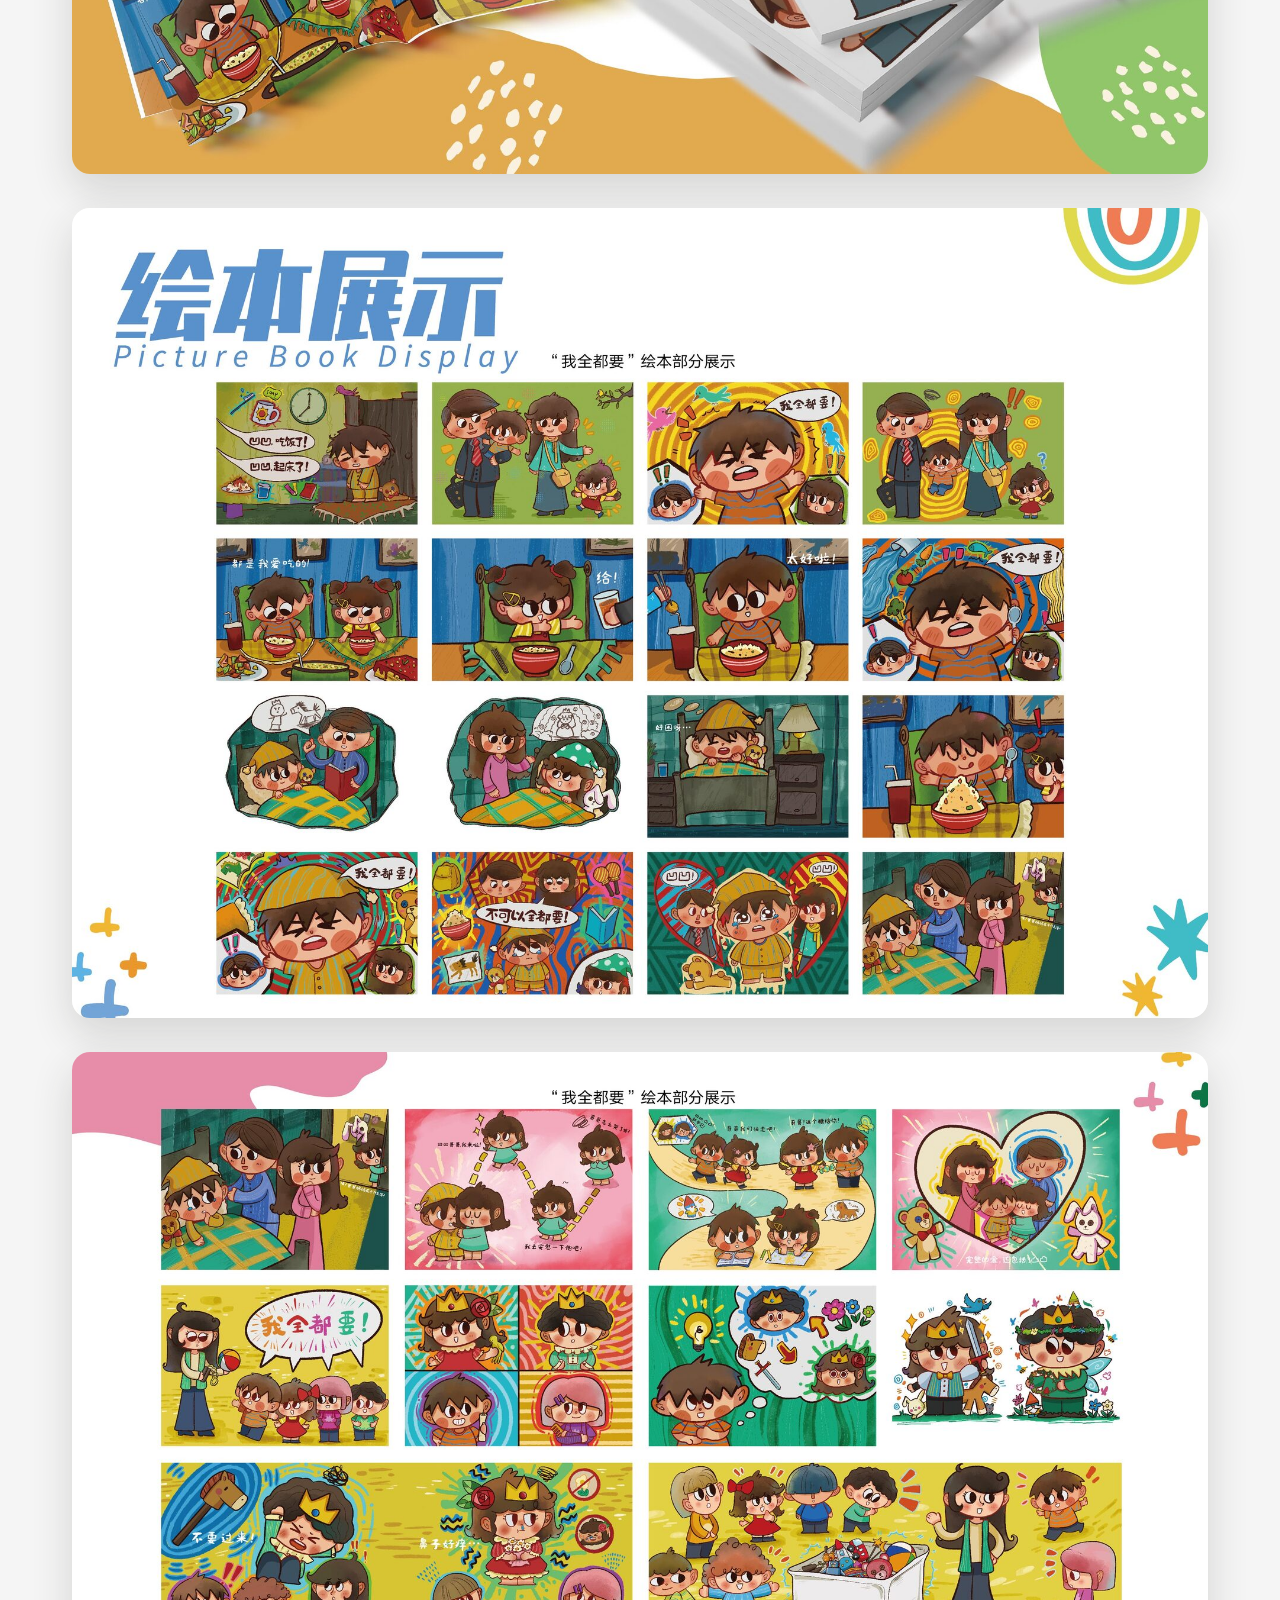
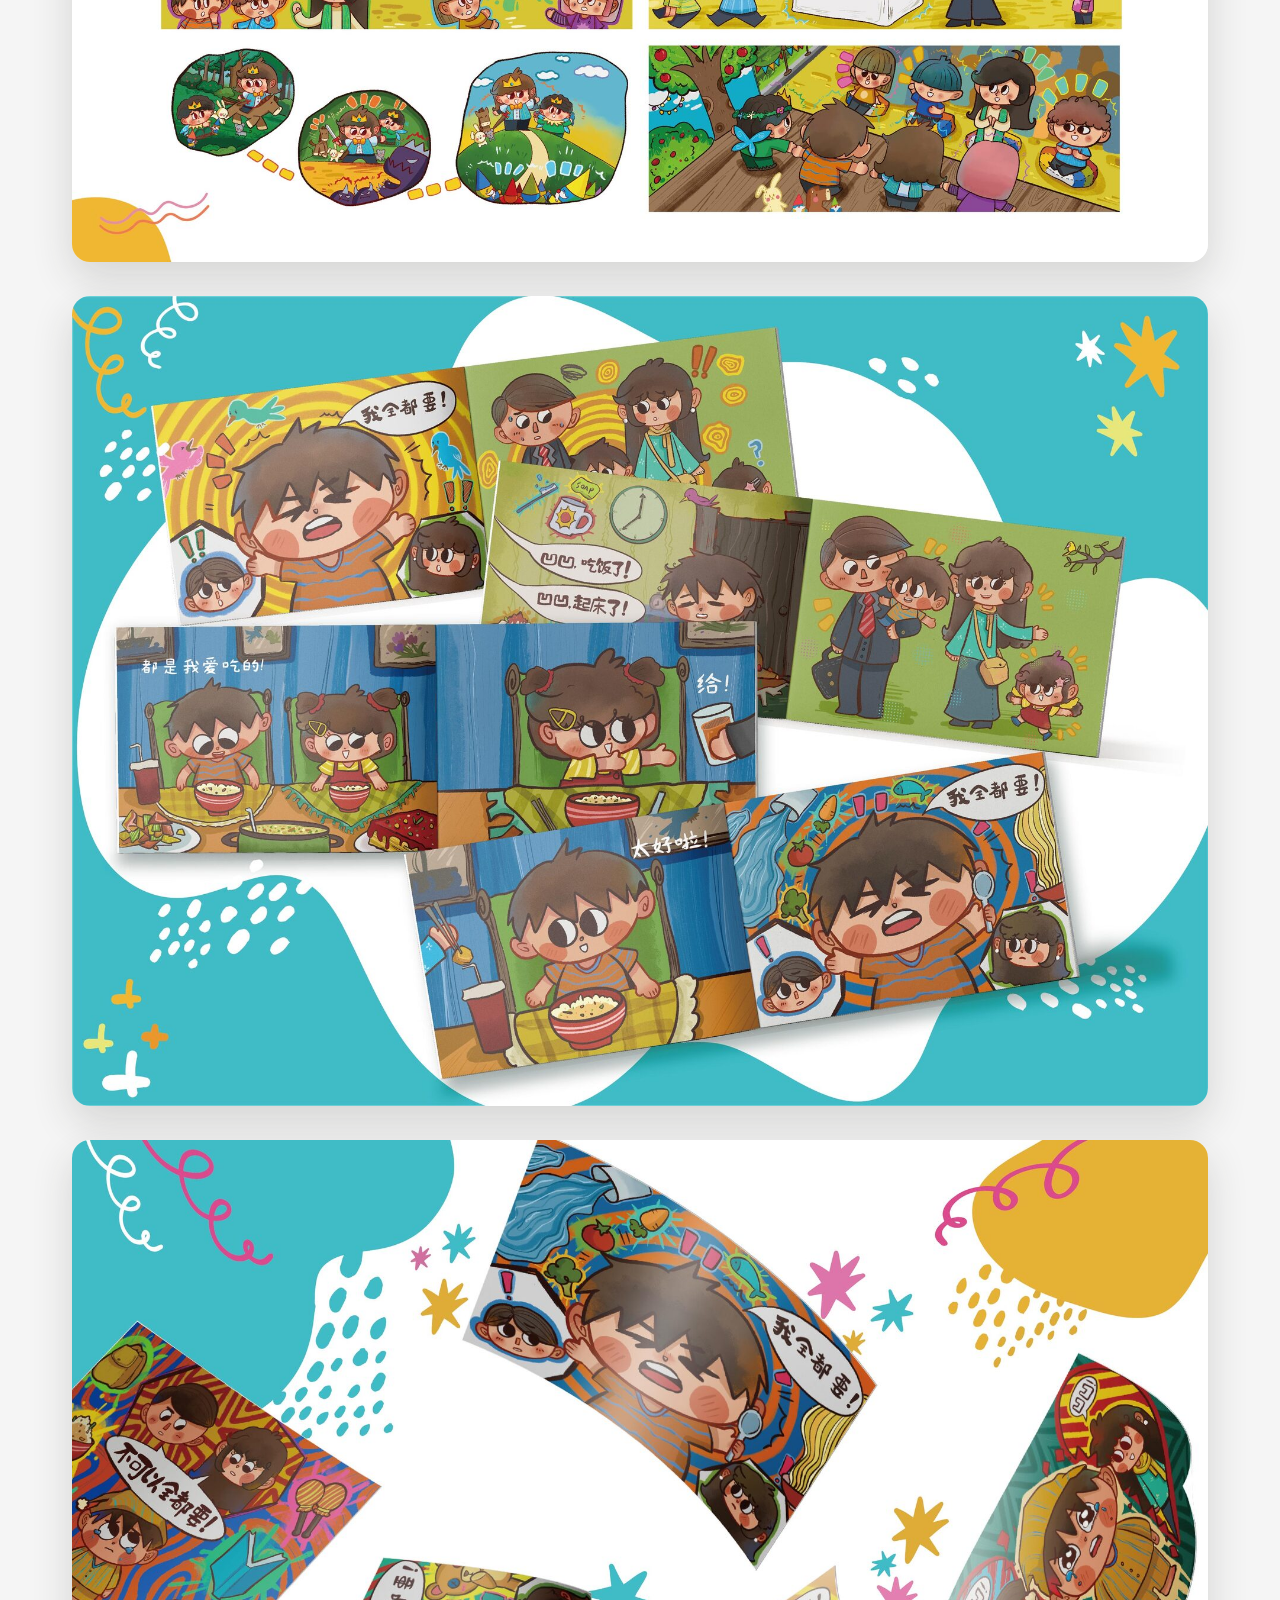
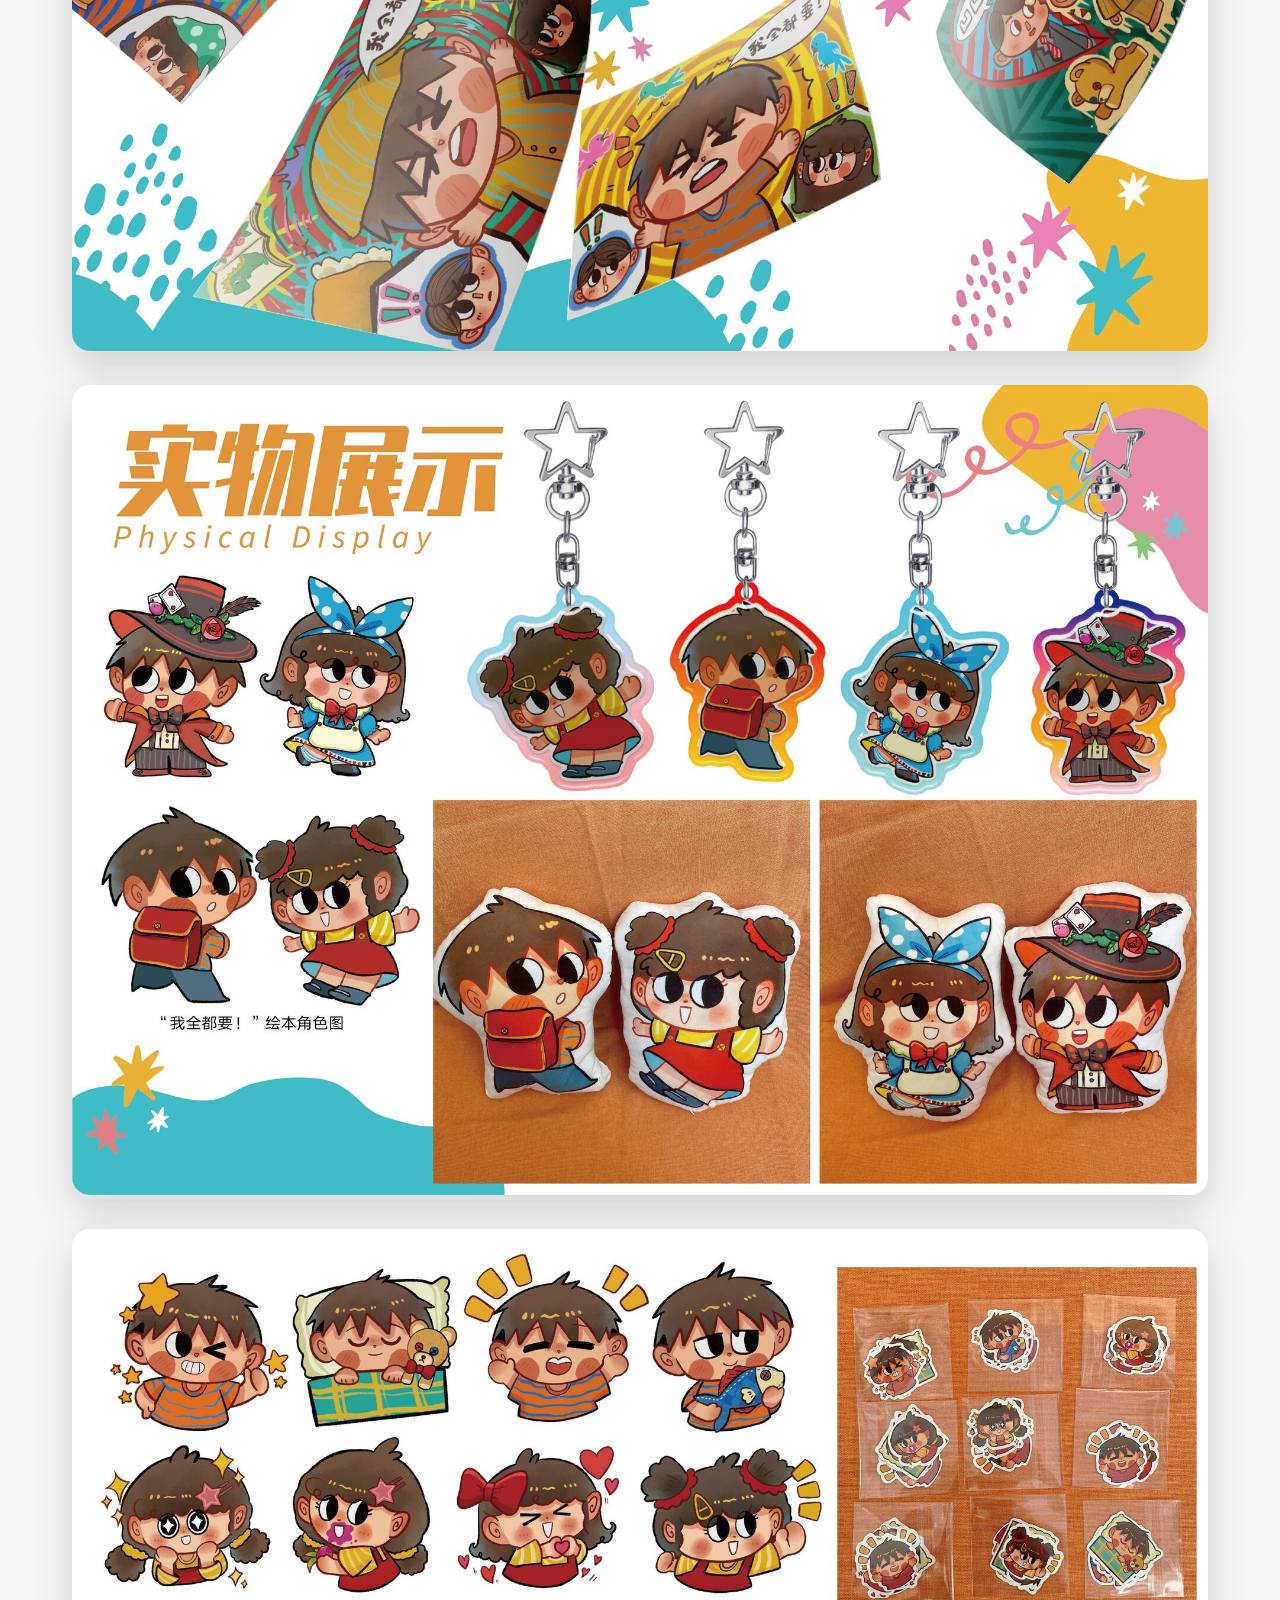
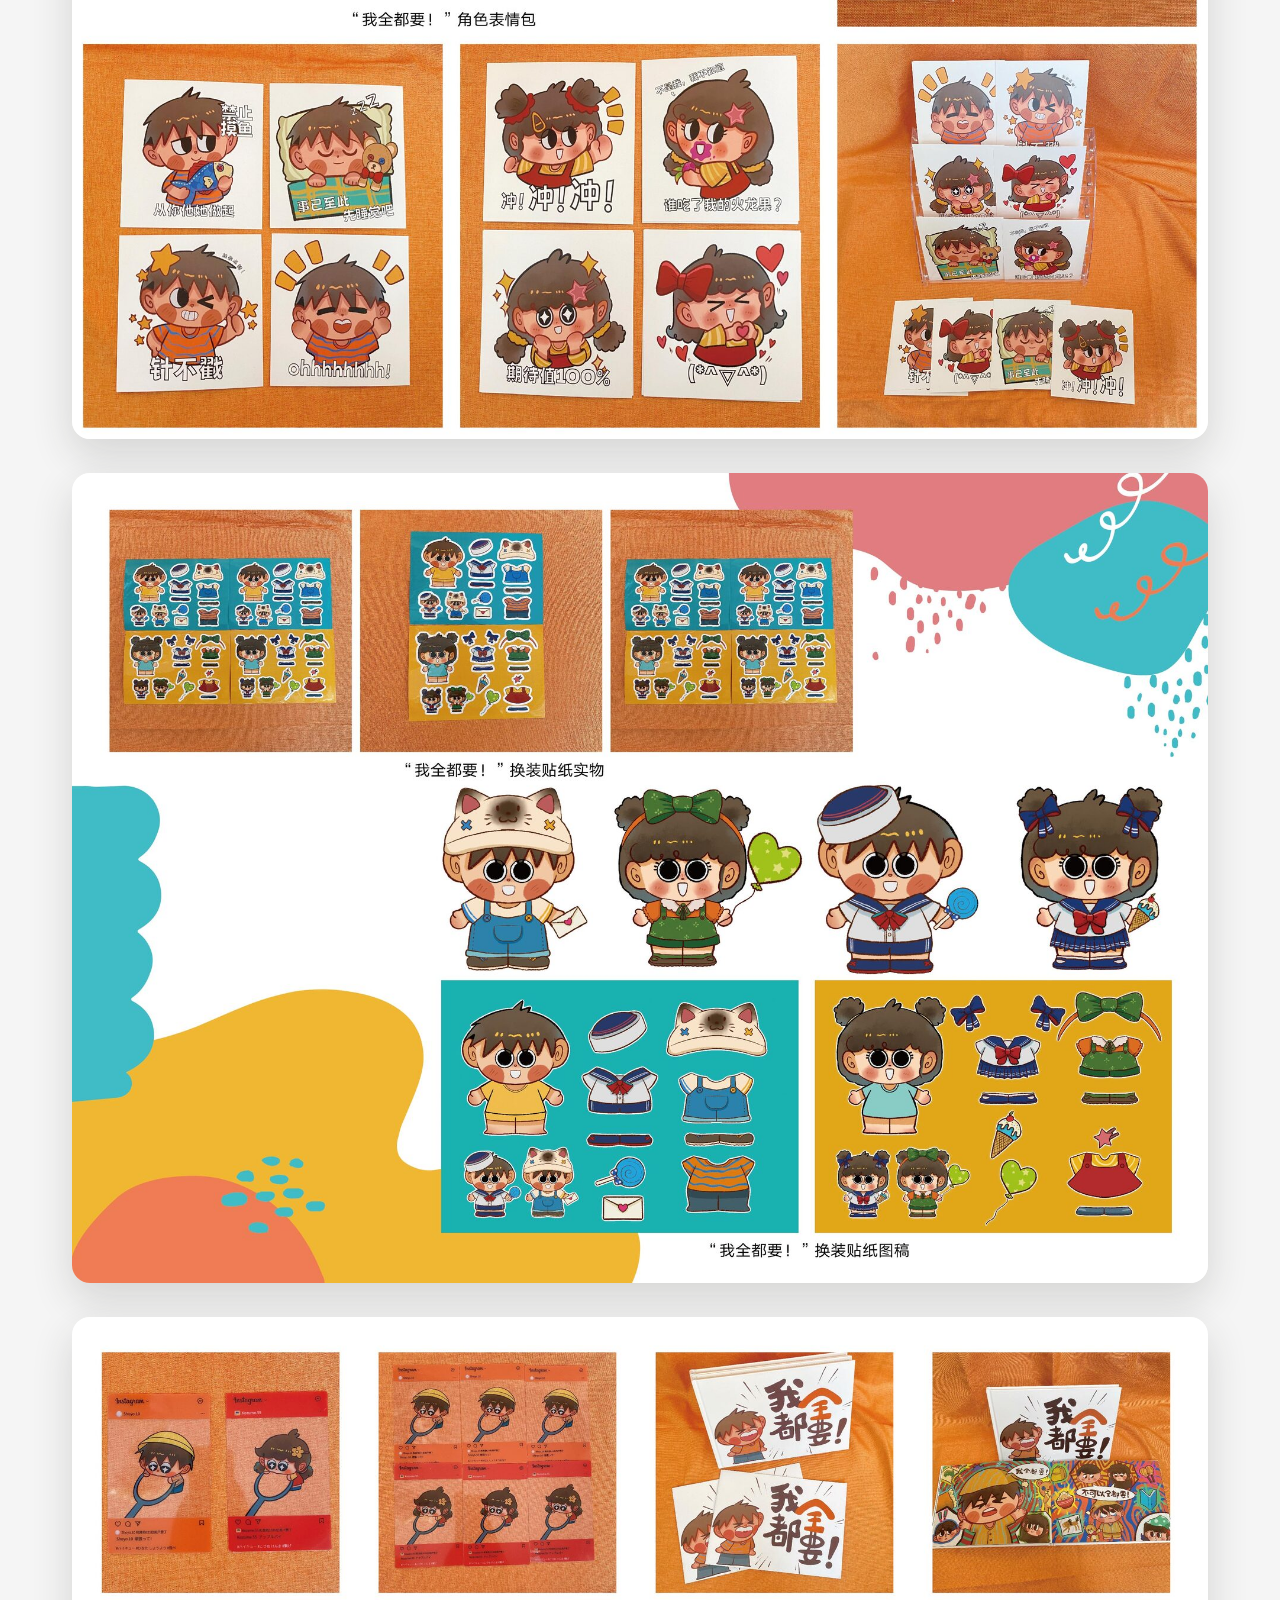
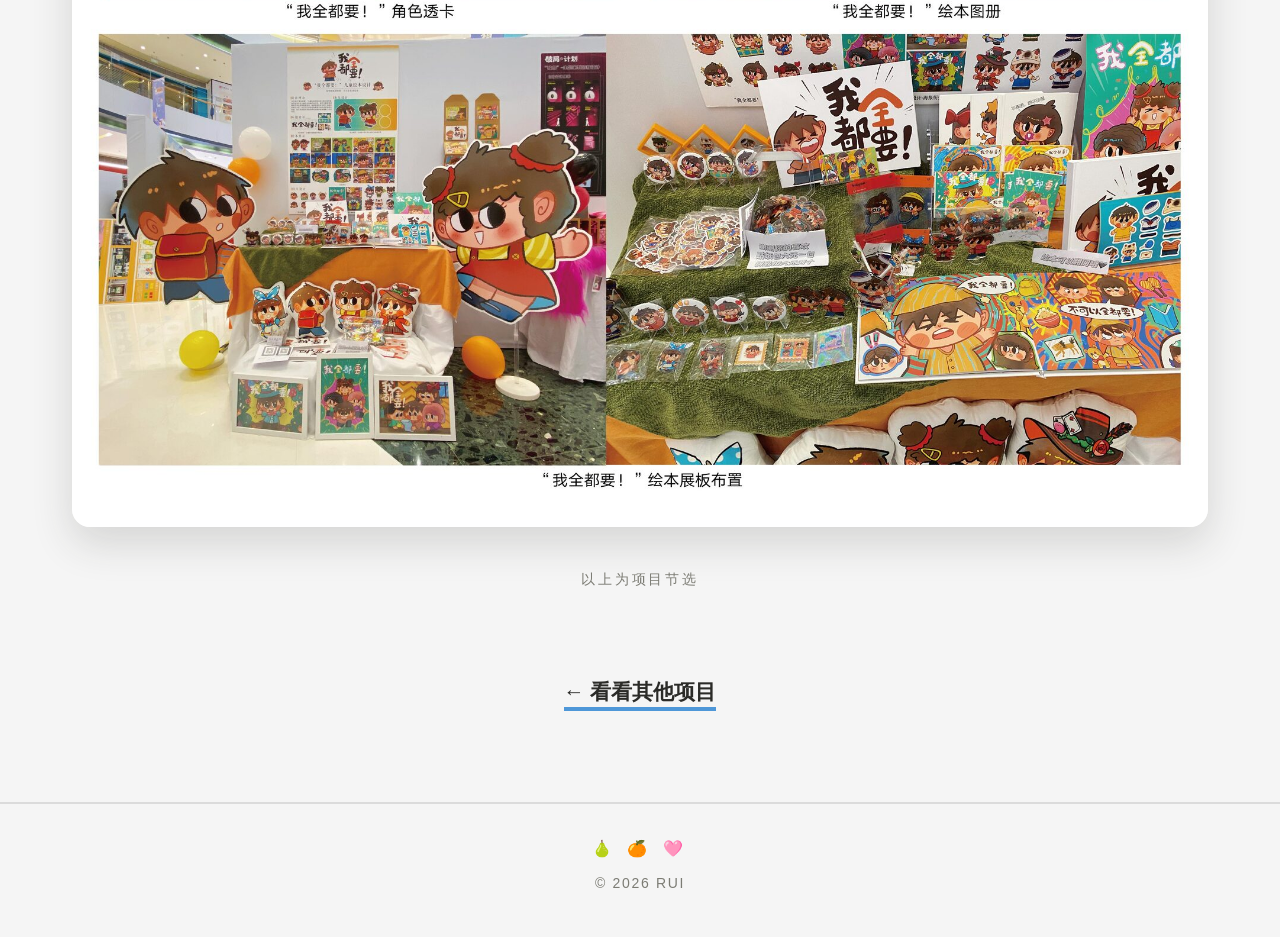
<file: site/huiben.html>
<!DOCTYPE html>
<html lang="zh-CN">
<head>
<meta charset="UTF-8">
<meta name="viewport" content="width=device-width, initial-scale=1.0">
<title>我全都要 · RUI</title>
<link rel="stylesheet" href="style.css">
<style>
  /* 五味宇宙：白底 + 火龙果粉 + 青绿 */
  body.proj { --t: #4E97D8; --teal: #F58220; --pink: #4E97D8; --n: "05"; }
  ::selection { background: #4E97D8; color: #fff; }
  .playbtn {
    display: inline-flex; align-items: center; gap: 10px;
    margin-top: 30px; text-decoration: none;
    font-family: var(--round); font-size: 18px; font-weight: 800;
    color: #fff; background: var(--pink);
    border: 2.5px solid var(--ink); border-radius: 999px;
    padding: 13px 34px; letter-spacing: .08em;
    box-shadow: 5px 5px 0 var(--teal);
    transition: all .3s cubic-bezier(.4,.1,.3,1.4);
  }
  .playbtn:hover { transform: translateY(-4px) rotate(-1deg); box-shadow: 8px 8px 0 var(--teal); }
  .playbtn-teal { background: var(--teal); box-shadow: 5px 5px 0 var(--pink); margin-left: 14px; }
  .playbtn-teal:hover { transform: translateY(-4px) rotate(1deg); box-shadow: 8px 8px 0 var(--pink); }
  @media (max-width: 560px) { .playbtn-teal { margin-left: 0; margin-top: 14px; } }
</style>
</head>
<body class="proj">

<!-- 高饱和童趣色块在背景里游泳 -->
<div class="blobs" aria-hidden="true">
  <i style="width:340px;height:300px;background:var(--pink);top:-90px;right:-110px;--dx:-46px;--dy:60px;--dr:14deg;--dur:26s;--jdur:11s"></i>
  <i style="width:230px;height:210px;background:var(--teal);top:34%;left:-100px;--dx:56px;--dy:-70px;--dr:-12deg;--dur:22s;--jdur:9s"></i>
  <i style="width:150px;height:140px;background:var(--pink);bottom:26%;right:-40px;--dx:-40px;--dy:-46px;--dr:18deg;--dur:19s;--jdur:8s"></i>
  <i style="width:110px;height:100px;background:var(--teal);bottom:-30px;left:16%;--dx:34px;--dy:-40px;--dr:-16deg;--dur:17s;--jdur:7s"></i>
  <span class="dots" style="width:150px;height:110px;color:var(--pink);top:56%;left:6%;--dx:26px;--dy:-30px;--dur:28s"></span>
  <span class="dots" style="width:130px;height:100px;color:var(--teal);top:12%;left:38%;--dx:-24px;--dy:26px;--dur:24s"></span>
  <svg width="34" height="34" viewBox="0 0 34 34" style="top:70%;right:14%;--dx:-20px;--dy:-26px;--dur:15s">
    <path d="M17 4 L17 30 M4 17 L30 17" stroke="var(--pink)" stroke-width="3.5" stroke-linecap="round"/>
  </svg>
  <svg width="26" height="26" viewBox="0 0 34 34" style="top:24%;left:20%;--dx:18px;--dy:22px;--dur:18s">
    <path d="M17 4 L17 30 M4 17 L30 17" stroke="var(--teal)" stroke-width="3.5" stroke-linecap="round"/>
  </svg>
</div>

<header class="top">
  <div class="top-inner">
    <a class="brand" href="index.html">RUI</a>
    <nav class="mainnav">
      <a href="index.html">作品
        <svg width="46" height="8" viewBox="0 0 46 8"><path d="M2 5 Q 12 2, 23 5 T 44 4" fill="none" stroke="currentColor" stroke-width="2.5" stroke-linecap="round"/></svg>
      </a>
      <a href="about.html">关于我
        <svg width="60" height="8" viewBox="0 0 60 8"><path d="M2 5 Q 16 2, 30 5 T 58 4" fill="none" stroke="currentColor" stroke-width="2.5" stroke-linecap="round"/></svg>
      </a>
      <a href="about.html#contact">联系
        <svg width="46" height="8" viewBox="0 0 46 8"><path d="M2 5 Q 12 2, 23 5 T 44 4" fill="none" stroke="currentColor" stroke-width="2.5" stroke-linecap="round"/></svg>
      </a>
    </nav>
  </div>
</header>

<main>
  <section class="proj-hero wrap">
    <a class="backlink" href="index.html">← 回到作品列表</a>
    <h1>我全都要</h1>
    <p class="desc">一本关于双胞胎兄妹成长的儿童绘本</p>
    <div class="proj-info">
      <div><span>类型</span><b>儿童绘本设计</b></div>
      <div><span>主题色</span><b style="color:var(--pink)">蓝 + 橙</b></div>
      <div><span>产出</span><b>绘本 + 插画</b></div>
      <div><span>奖项</span><b style="color:var(--t)">东方创意之星 + 国赛铜奖 + 省赛金奖</b></div>
    </div>
  </section>

  <section class="concept wrap">
    <h2>设计理念</h2>
    <p>本次设计“我全都要！”是一本面向多孩家庭的原创儿童绘本。故事讲一对双胞胎兄妹，哥哥凹凹什么都想独占，但是在家人和妹妹凸凸帮助之后学会了分享、共享、乐享的转变。本次设计的特色则聚焦在国内多孩家庭的转变，探索原创绘本与时代发展的影响与关系。</p>
  </section>

  <section class="plates wrap">
    <figure><img src="images/huiben/00.jpg" alt="绘本设计 第1页" loading="lazy"></figure>
    <figure><img src="images/huiben/01.jpg" alt="绘本设计 第2页" loading="lazy"></figure>
    <figure><img src="images/huiben/02.jpg" alt="绘本设计 第3页" loading="lazy"></figure>
    <figure><img src="images/huiben/03.jpg" alt="绘本设计 第4页" loading="lazy"></figure>
    <figure><img src="images/huiben/04.jpg" alt="绘本设计 第5页" loading="lazy"></figure>
    <figure><img src="images/huiben/05.jpg" alt="绘本设计 第6页" loading="lazy"></figure>
    <figure><img src="images/huiben/06.jpg" alt="绘本设计 第7页" loading="lazy"></figure>
    <figure><img src="images/huiben/07.jpg" alt="绘本设计 第8页" loading="lazy"></figure>
    <figure><img src="images/huiben/08.jpg" alt="绘本设计 第9页" loading="lazy"></figure>
    <figure><img src="images/huiben/09.jpg" alt="绘本设计 第10页" loading="lazy"></figure>
    <figure><img src="images/huiben/10.jpg" alt="绘本设计 第11页" loading="lazy"></figure>
    <figure><img src="images/huiben/11.jpg" alt="绘本设计 第12页" loading="lazy"></figure>
    <figure><img src="images/huiben/12.jpg" alt="绘本设计 第13页" loading="lazy"></figure>
    <figure><img src="images/huiben/13.jpg" alt="绘本设计 第14页" loading="lazy"></figure>
    <figure><img src="images/huiben/14.jpg" alt="绘本设计 第15页" loading="lazy"></figure>
    <p style="text-align:center;color:var(--graphite);font-size:14px;letter-spacing:.2em;margin-top:6px">以上为项目节选</p>
  </section>

  <div class="proj-next">
    <a href="index.html">← 看看其他项目</a>
  </div>
</main>

<footer class="foot">
  <div class="fruits">🍐 🍊 🩷</div>
  <div>© 2026 RUI</div>
</footer>

<script>
// 图片滚动一张张浮现
(function () {
  var items = document.querySelectorAll('.plates figure');
  if (!('IntersectionObserver' in window)) {
    items.forEach(function (el) { el.classList.add('show'); });
    return;
  }
  var io = new IntersectionObserver(function (entries) {
    entries.forEach(function (e) {
      if (e.isIntersecting) { e.target.classList.add('show'); io.unobserve(e.target); }
    });
  }, { threshold: 0.1 });
  items.forEach(function (el) { io.observe(el); });
})();
</script>

</body>
</html>
</file>
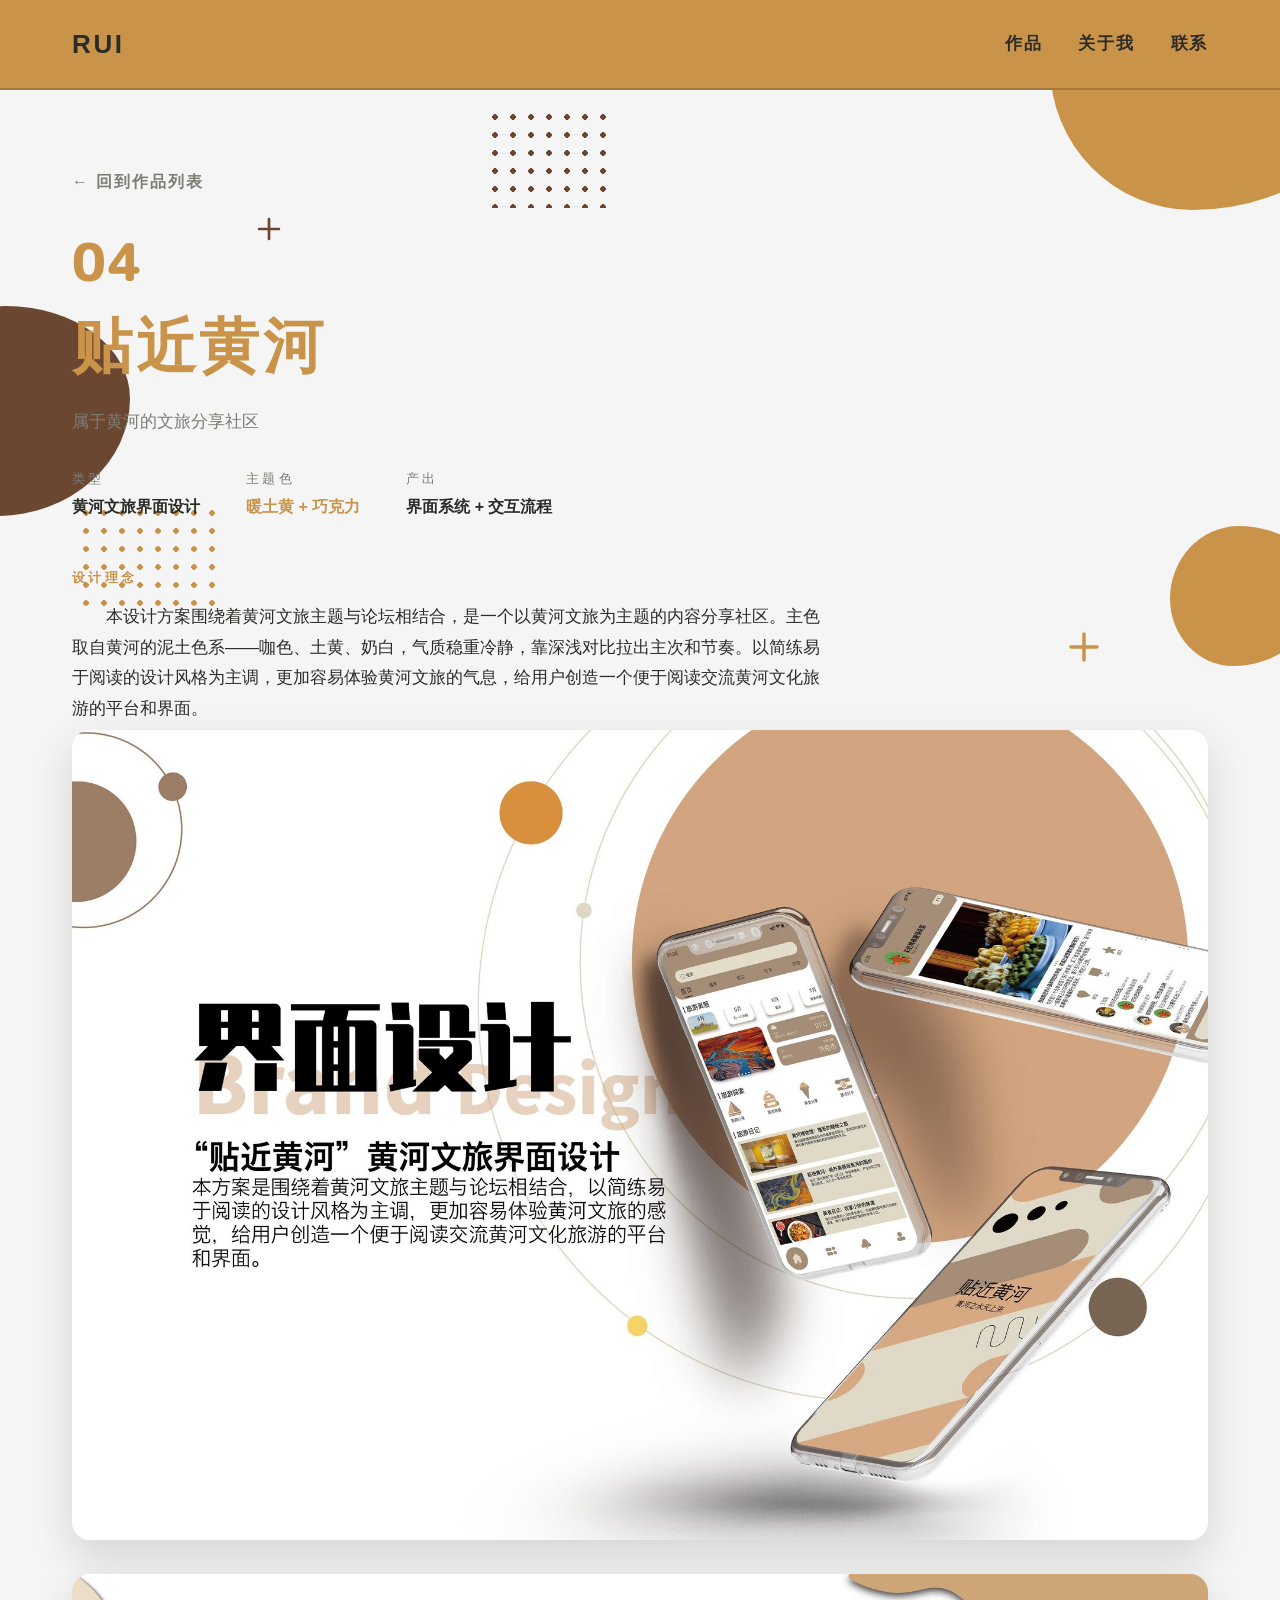
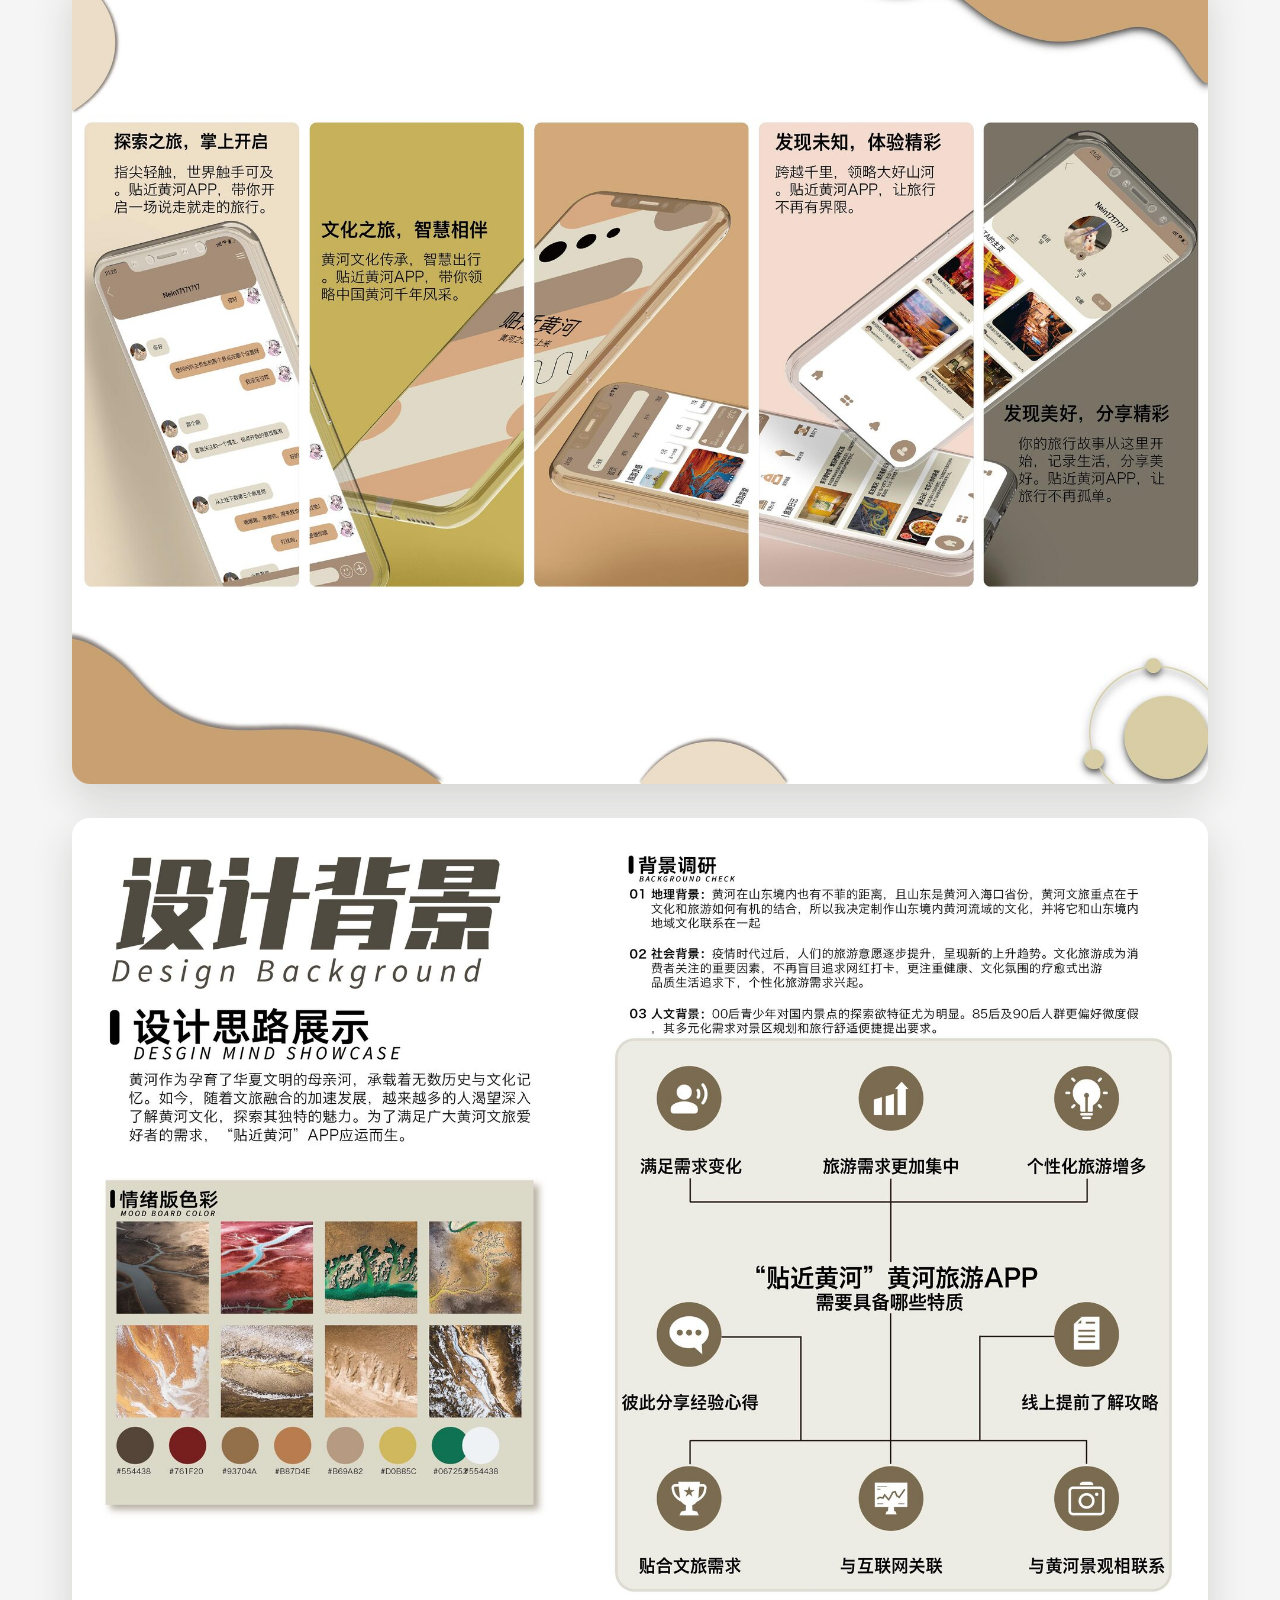
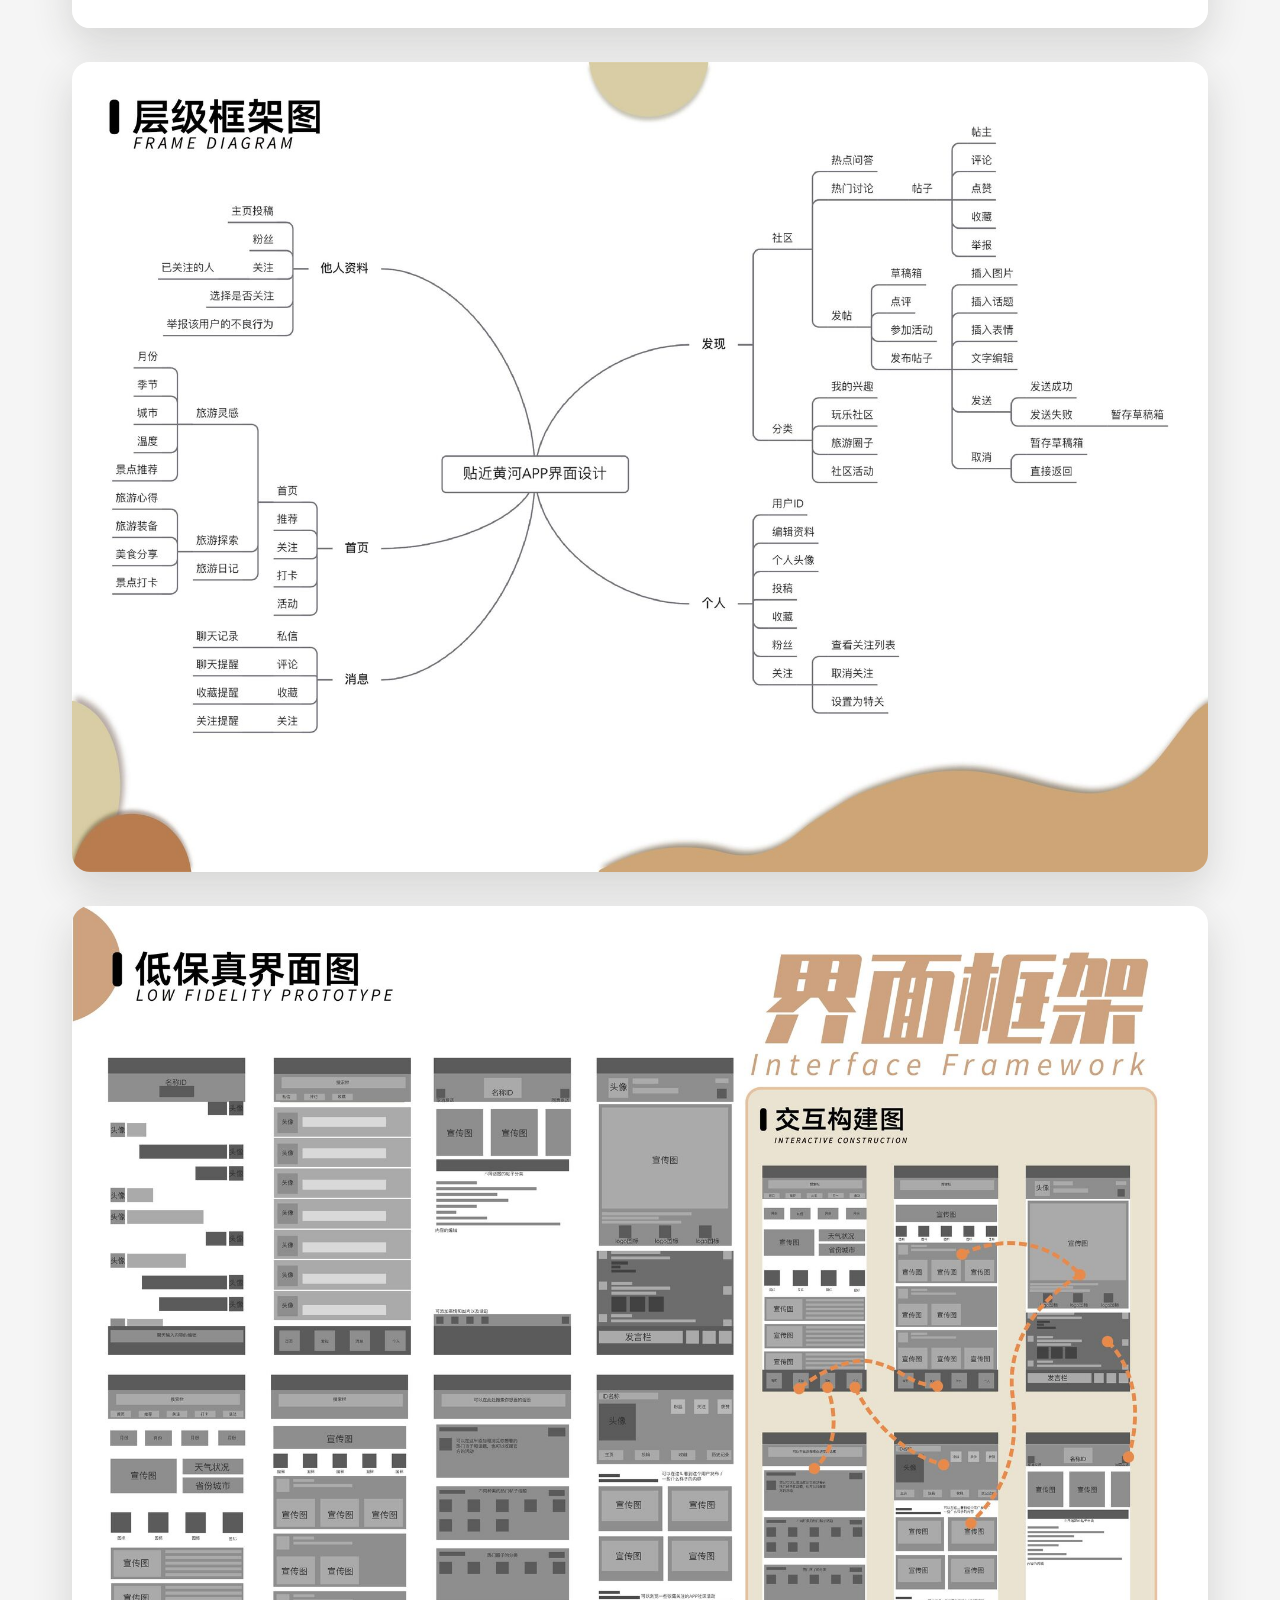
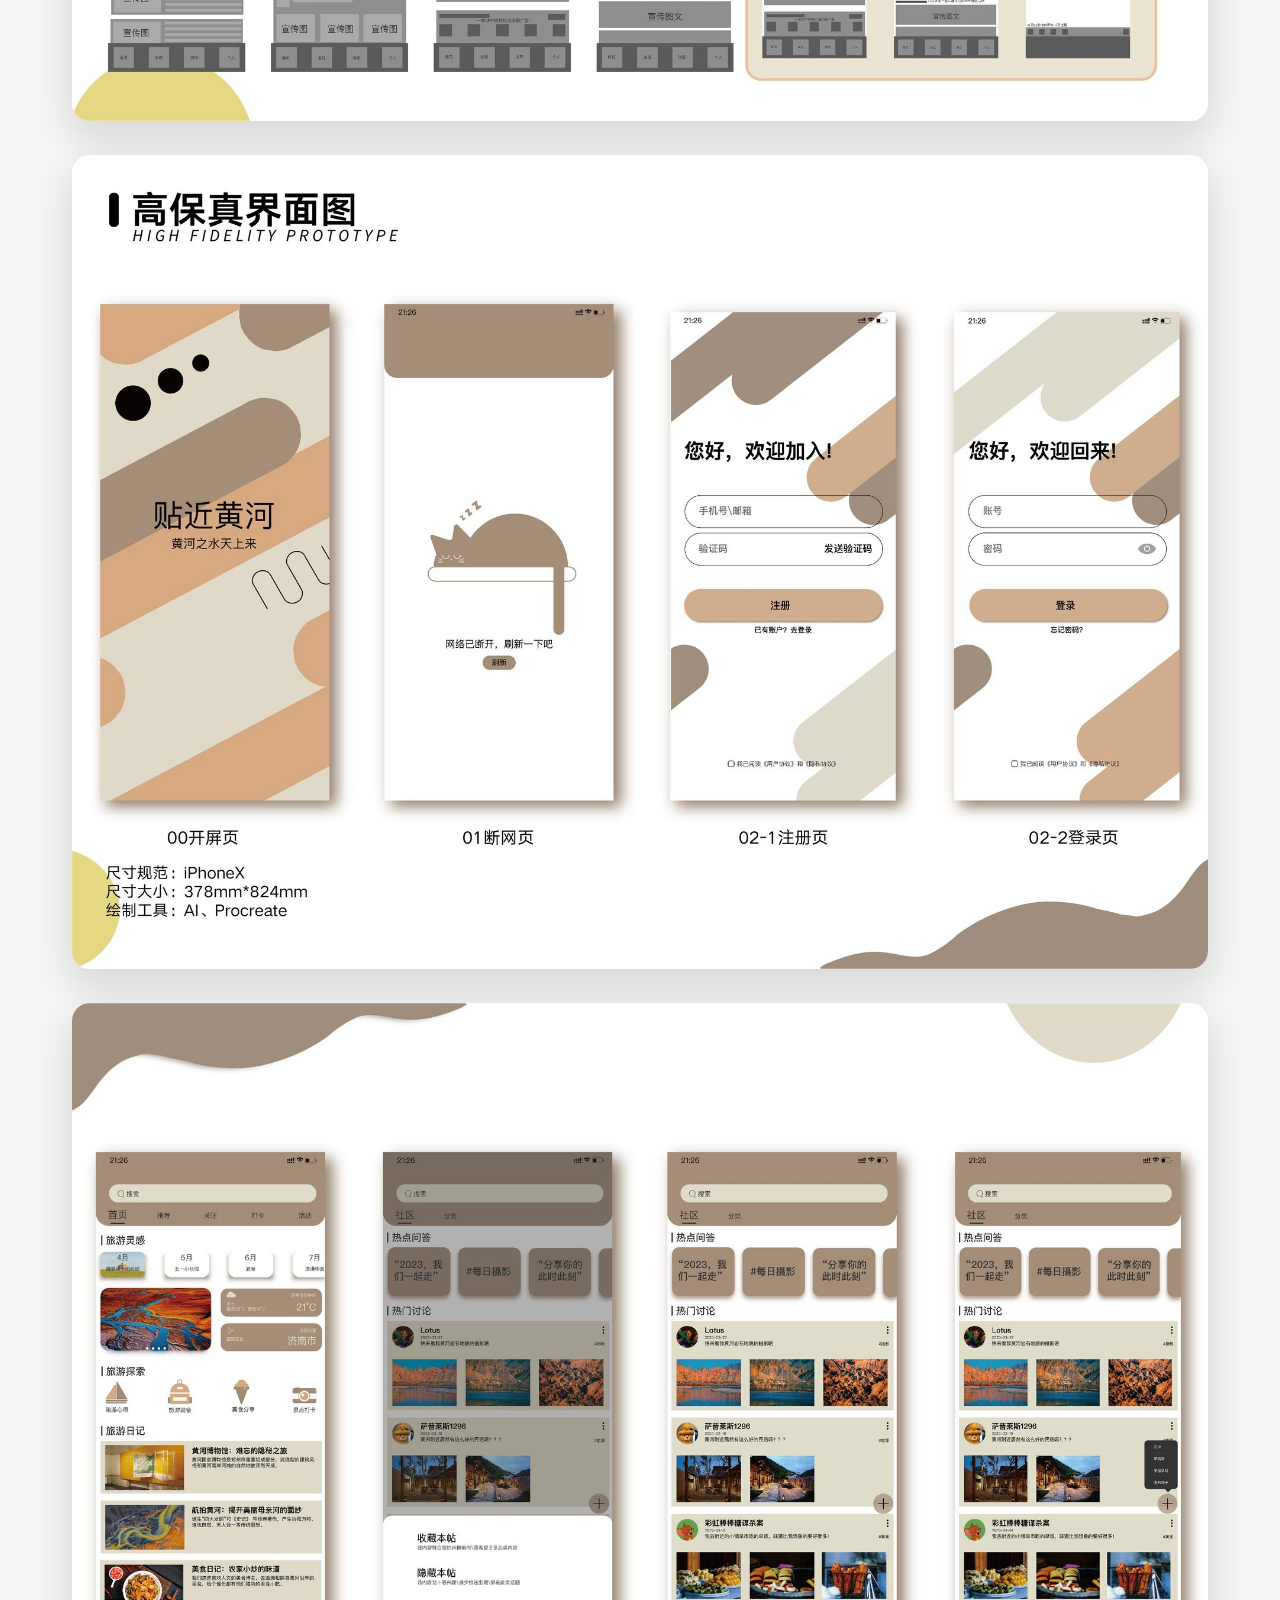
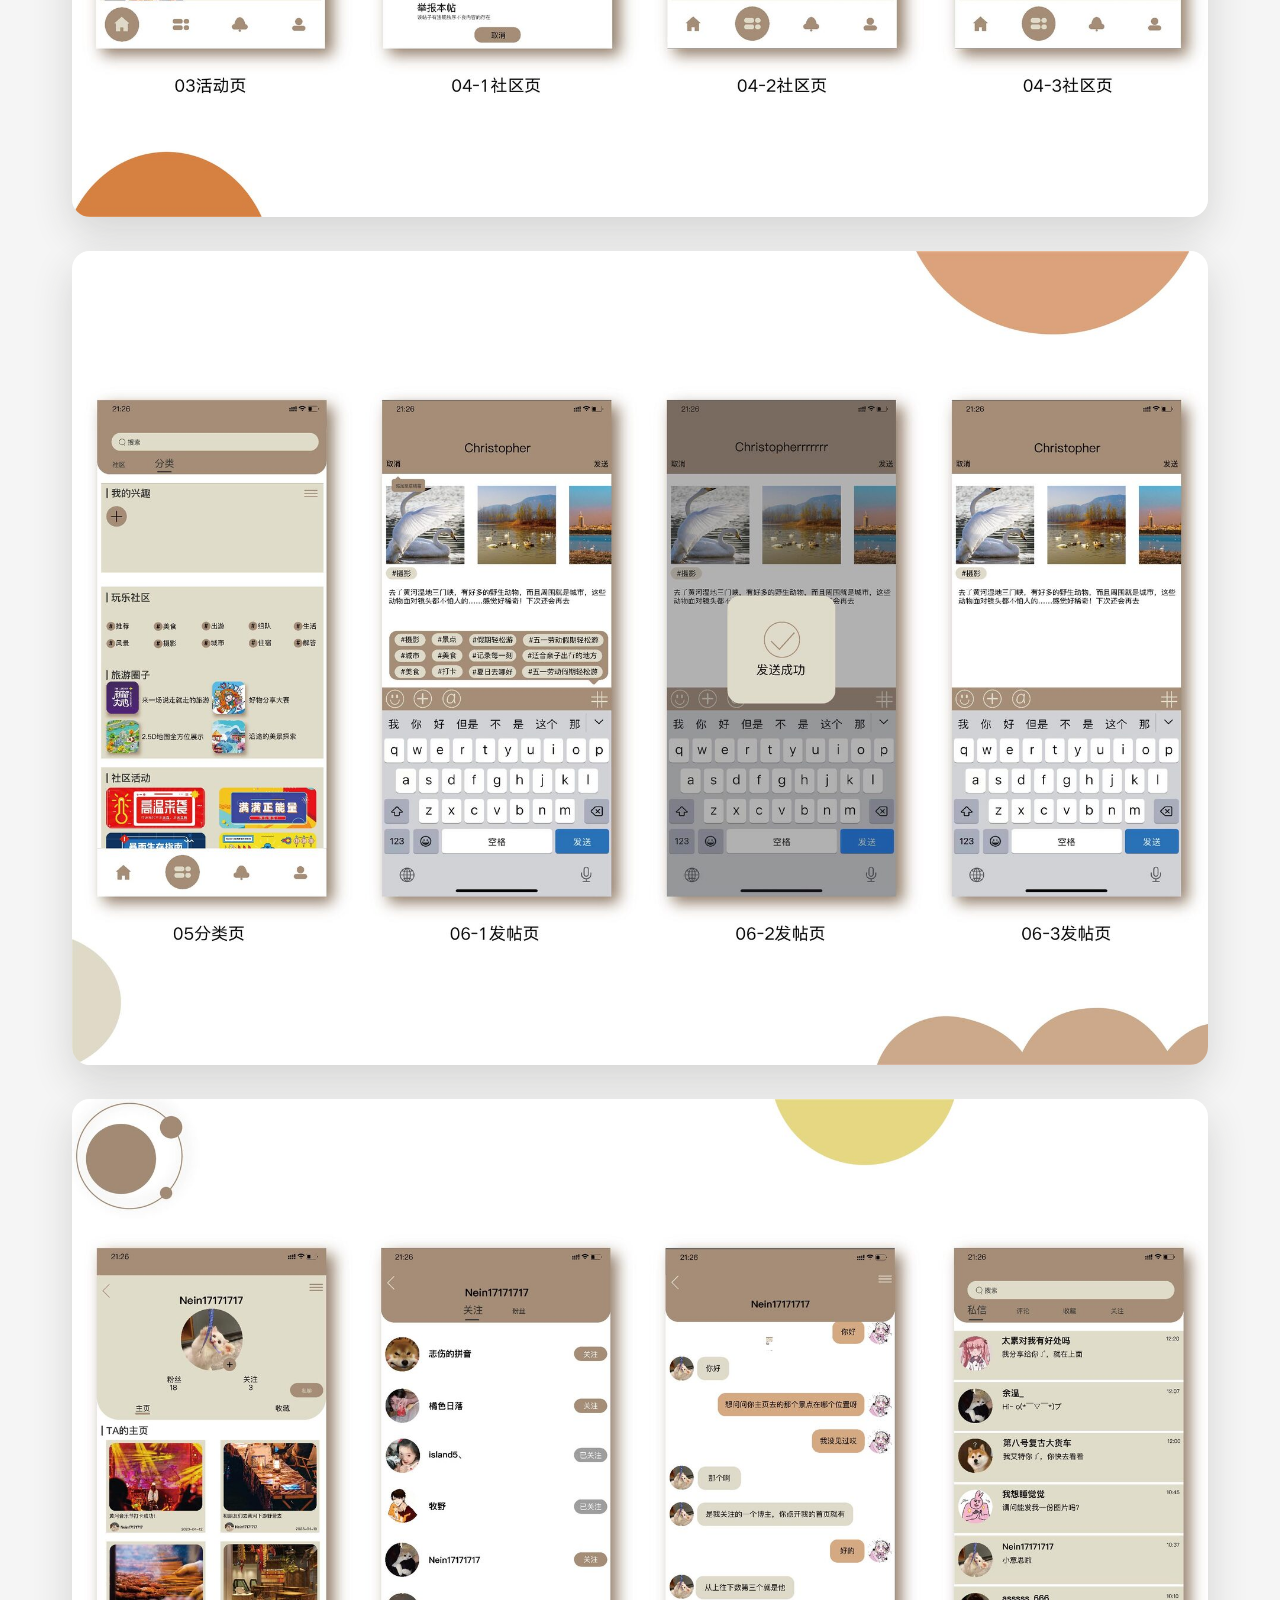
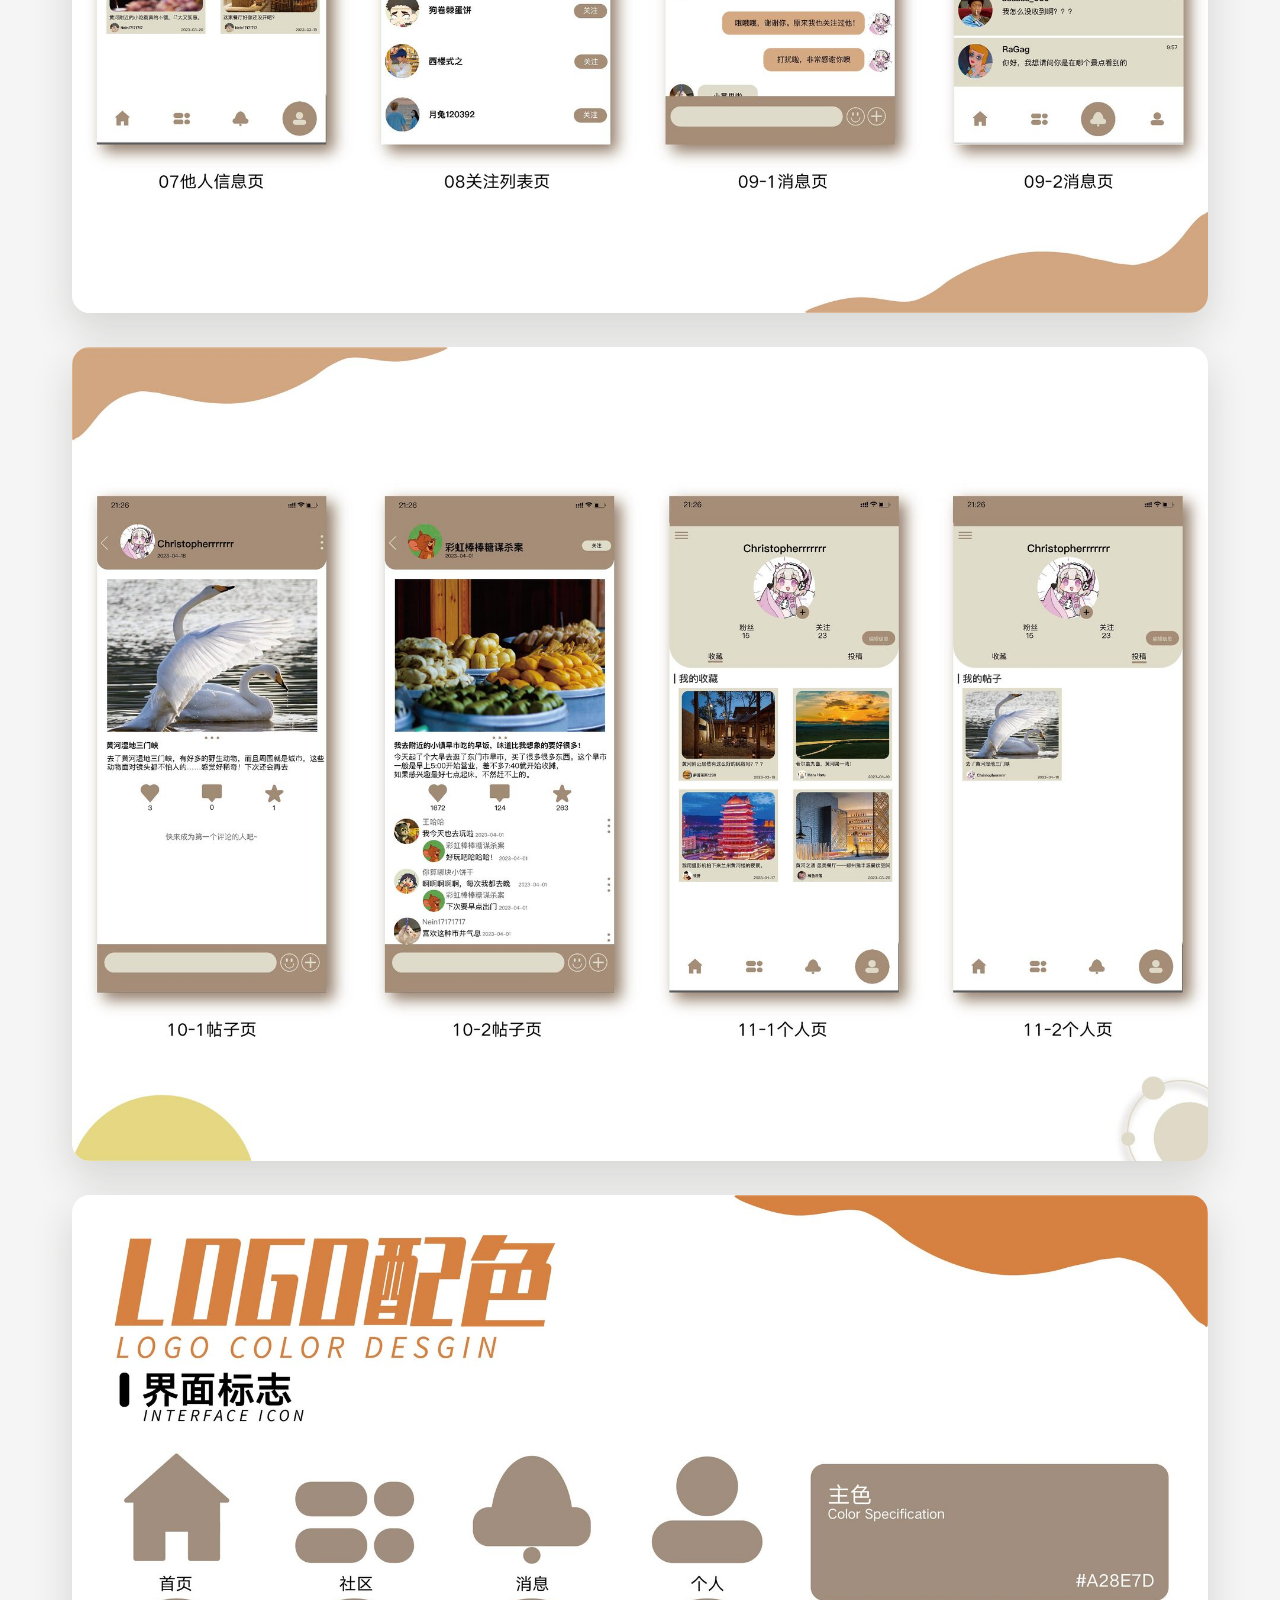
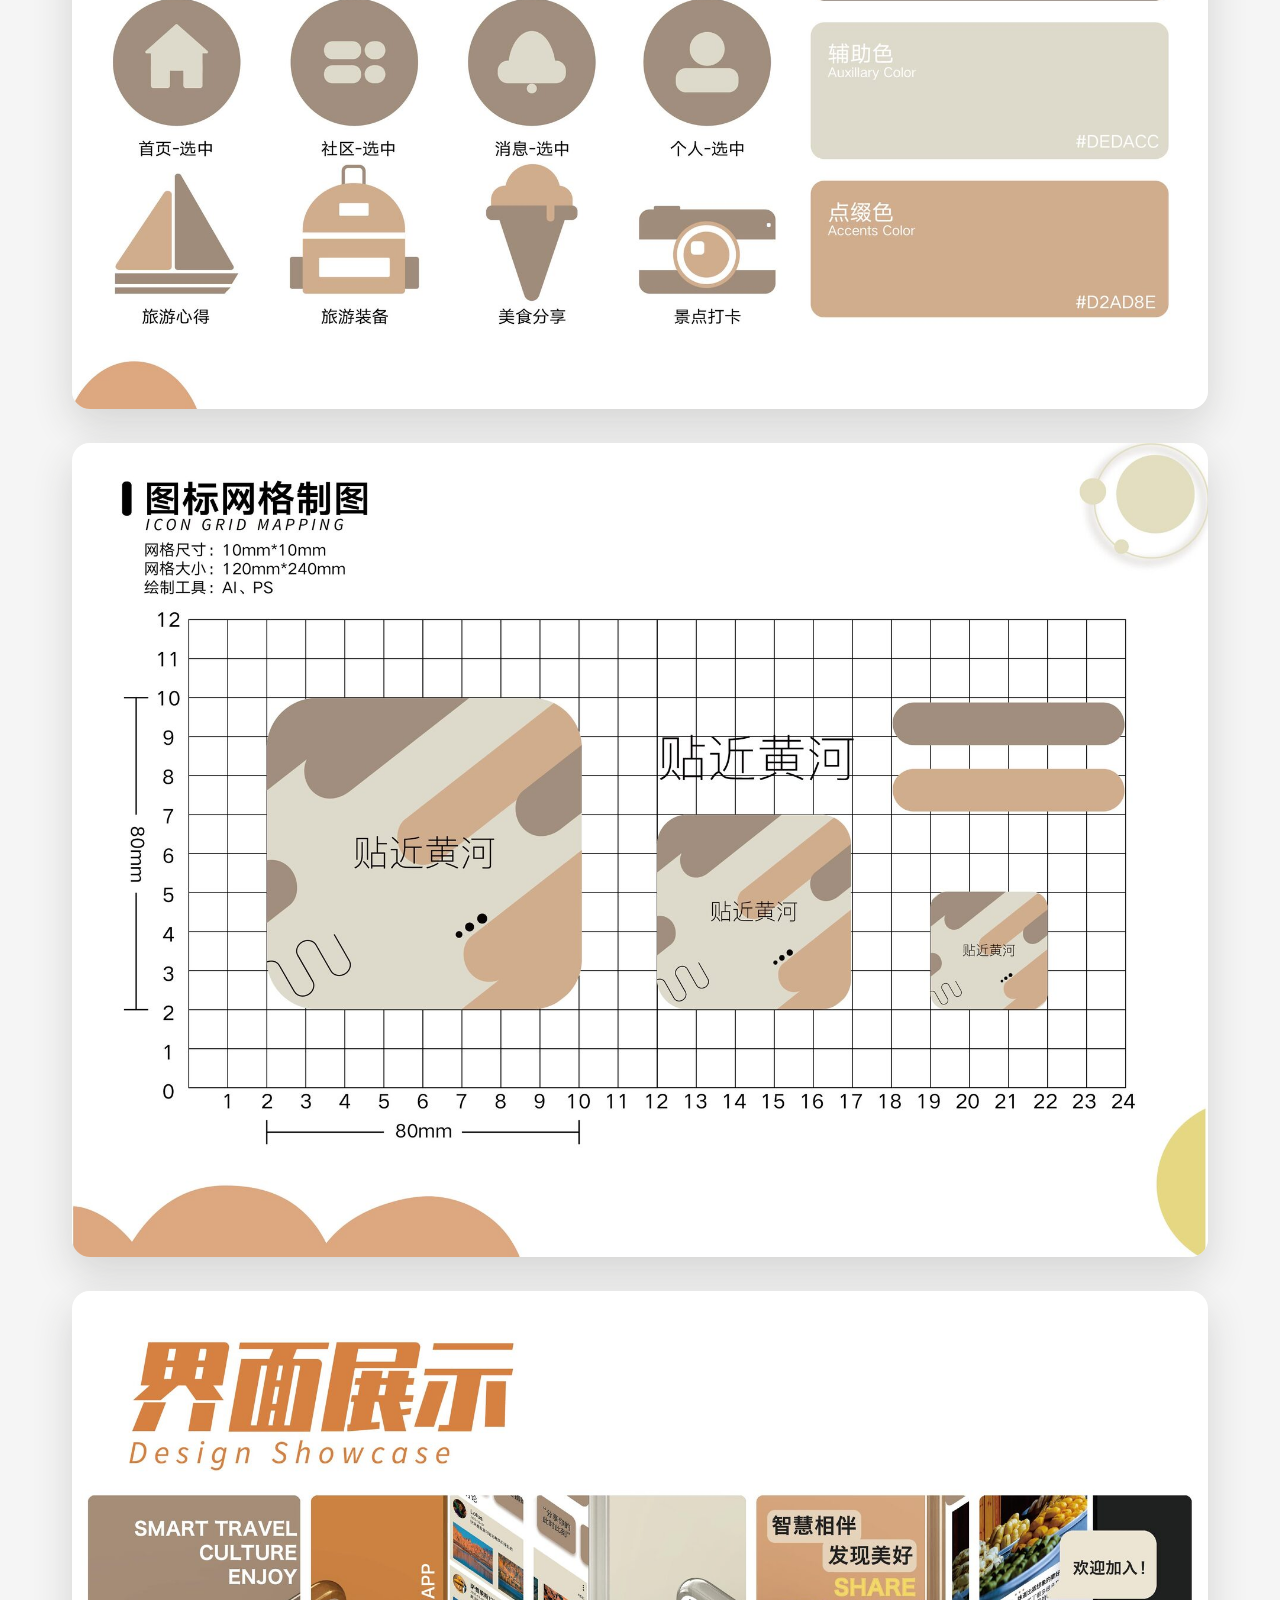
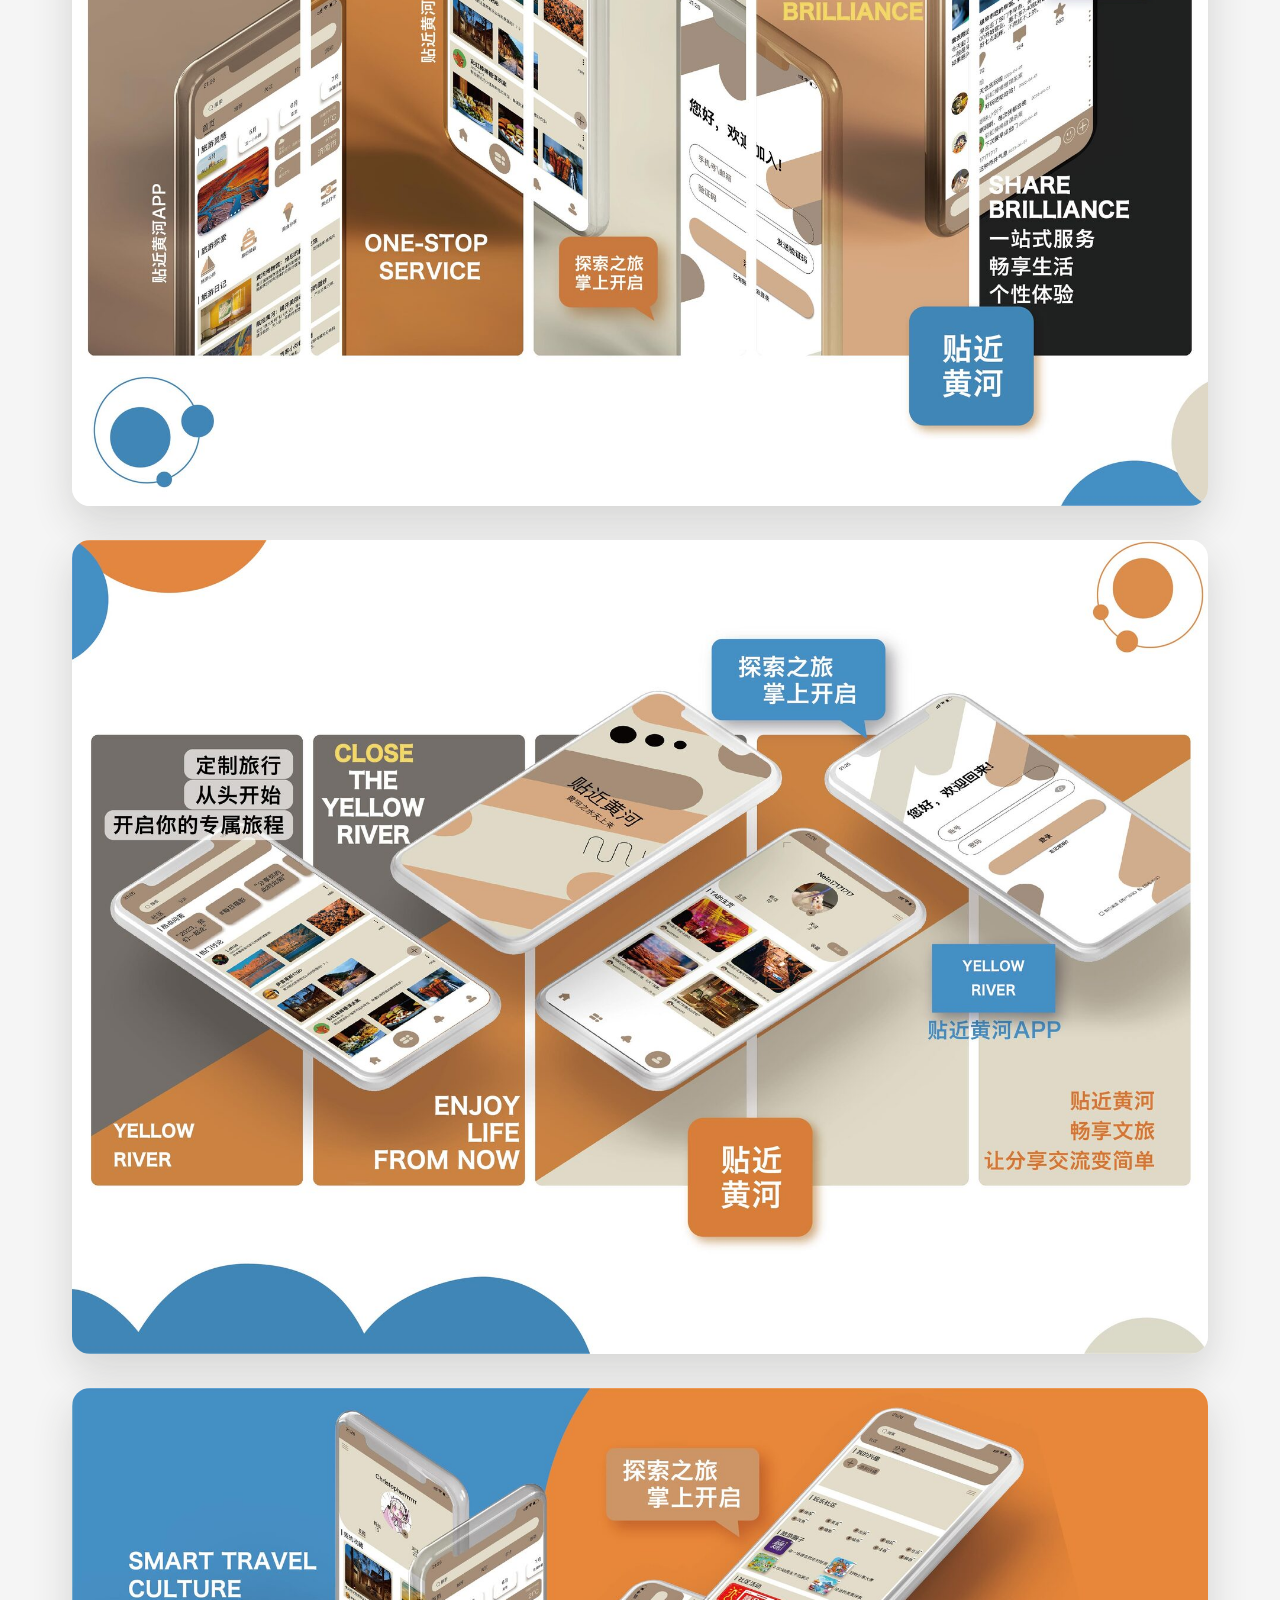
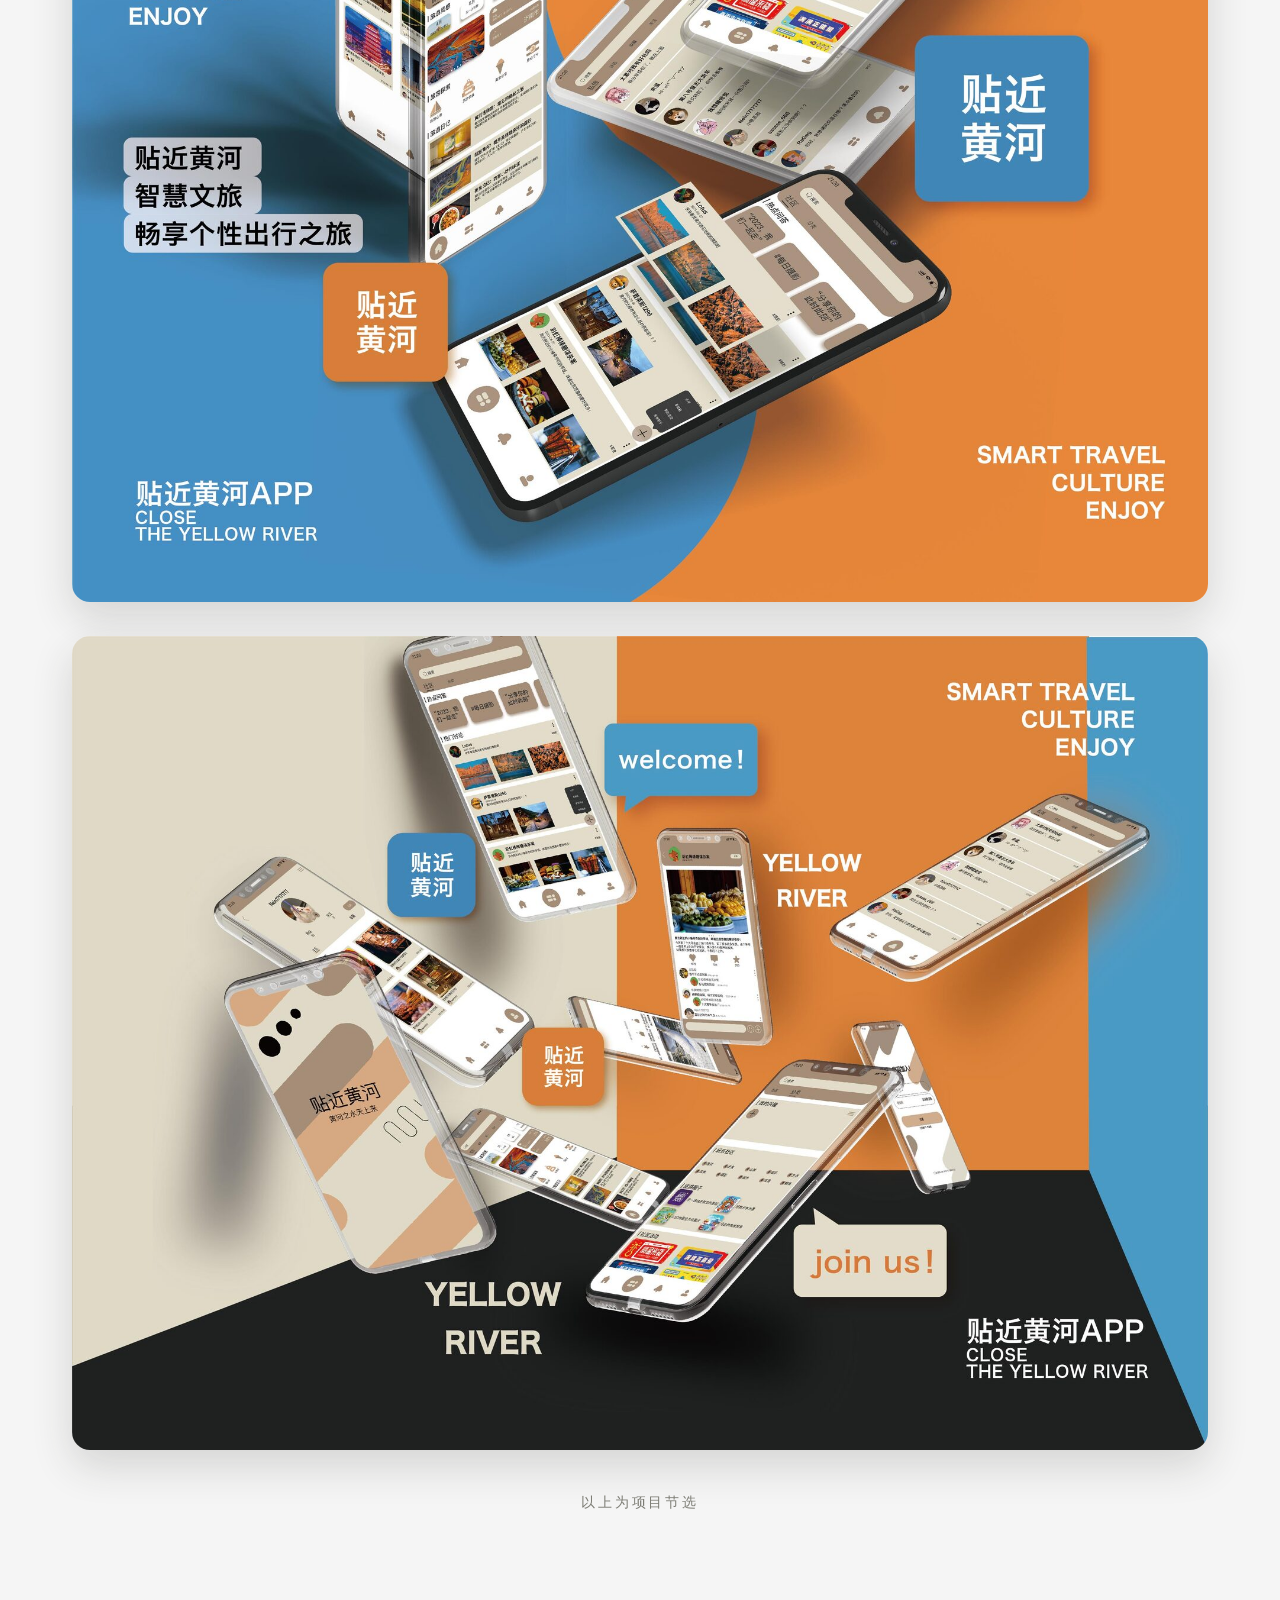
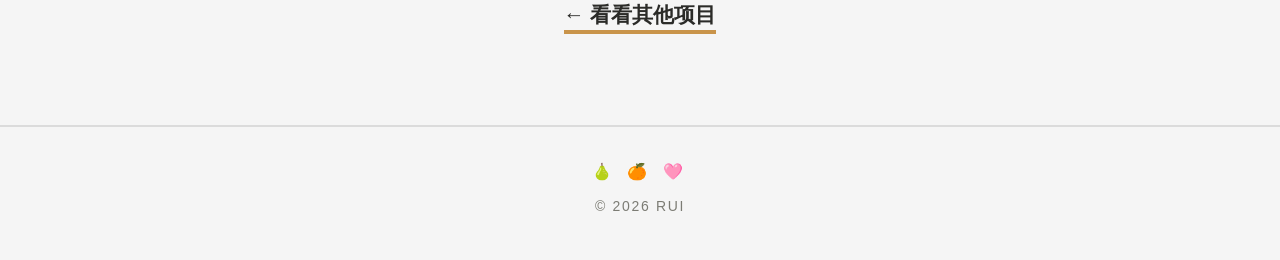
<file: site/jiemian.html>
<!DOCTYPE html>
<html lang="zh-CN">
<head>
<meta charset="UTF-8">
<meta name="viewport" content="width=device-width, initial-scale=1.0">
<title>贴近黄河 · RUI</title>
<link rel="stylesheet" href="style.css">
<style>
  /* 五味宇宙：白底 + 火龙果粉 + 青绿 */
  body.proj { --t: #C9944A; --teal: #6B4630; --pink: #C9944A; --n: "04"; }
  ::selection { background: #C9944A; color: #fff; }
  .playbtn {
    display: inline-flex; align-items: center; gap: 10px;
    margin-top: 30px; text-decoration: none;
    font-family: var(--round); font-size: 18px; font-weight: 800;
    color: #fff; background: var(--pink);
    border: 2.5px solid var(--ink); border-radius: 999px;
    padding: 13px 34px; letter-spacing: .08em;
    box-shadow: 5px 5px 0 var(--teal);
    transition: all .3s cubic-bezier(.4,.1,.3,1.4);
  }
  .playbtn:hover { transform: translateY(-4px) rotate(-1deg); box-shadow: 8px 8px 0 var(--teal); }
  .playbtn-teal { background: var(--teal); box-shadow: 5px 5px 0 var(--pink); margin-left: 14px; }
  .playbtn-teal:hover { transform: translateY(-4px) rotate(1deg); box-shadow: 8px 8px 0 var(--pink); }
  @media (max-width: 560px) { .playbtn-teal { margin-left: 0; margin-top: 14px; } }
</style>
</head>
<body class="proj">

<!-- 高饱和童趣色块在背景里游泳 -->
<div class="blobs" aria-hidden="true">
  <i style="width:340px;height:300px;background:var(--pink);top:-90px;right:-110px;--dx:-46px;--dy:60px;--dr:14deg;--dur:26s;--jdur:11s"></i>
  <i style="width:230px;height:210px;background:var(--teal);top:34%;left:-100px;--dx:56px;--dy:-70px;--dr:-12deg;--dur:22s;--jdur:9s"></i>
  <i style="width:150px;height:140px;background:var(--pink);bottom:26%;right:-40px;--dx:-40px;--dy:-46px;--dr:18deg;--dur:19s;--jdur:8s"></i>
  <i style="width:110px;height:100px;background:var(--teal);bottom:-30px;left:16%;--dx:34px;--dy:-40px;--dr:-16deg;--dur:17s;--jdur:7s"></i>
  <span class="dots" style="width:150px;height:110px;color:var(--pink);top:56%;left:6%;--dx:26px;--dy:-30px;--dur:28s"></span>
  <span class="dots" style="width:130px;height:100px;color:var(--teal);top:12%;left:38%;--dx:-24px;--dy:26px;--dur:24s"></span>
  <svg width="34" height="34" viewBox="0 0 34 34" style="top:70%;right:14%;--dx:-20px;--dy:-26px;--dur:15s">
    <path d="M17 4 L17 30 M4 17 L30 17" stroke="var(--pink)" stroke-width="3.5" stroke-linecap="round"/>
  </svg>
  <svg width="26" height="26" viewBox="0 0 34 34" style="top:24%;left:20%;--dx:18px;--dy:22px;--dur:18s">
    <path d="M17 4 L17 30 M4 17 L30 17" stroke="var(--teal)" stroke-width="3.5" stroke-linecap="round"/>
  </svg>
</div>

<header class="top">
  <div class="top-inner">
    <a class="brand" href="index.html">RUI</a>
    <nav class="mainnav">
      <a href="index.html">作品
        <svg width="46" height="8" viewBox="0 0 46 8"><path d="M2 5 Q 12 2, 23 5 T 44 4" fill="none" stroke="currentColor" stroke-width="2.5" stroke-linecap="round"/></svg>
      </a>
      <a href="about.html">关于我
        <svg width="60" height="8" viewBox="0 0 60 8"><path d="M2 5 Q 16 2, 30 5 T 58 4" fill="none" stroke="currentColor" stroke-width="2.5" stroke-linecap="round"/></svg>
      </a>
      <a href="about.html#contact">联系
        <svg width="46" height="8" viewBox="0 0 46 8"><path d="M2 5 Q 12 2, 23 5 T 44 4" fill="none" stroke="currentColor" stroke-width="2.5" stroke-linecap="round"/></svg>
      </a>
    </nav>
  </div>
</header>

<main>
  <section class="proj-hero wrap">
    <a class="backlink" href="index.html">← 回到作品列表</a>
    <h1>贴近黄河</h1>
    <p class="desc">属于黄河的文旅分享社区</p>
    <div class="proj-info">
      <div><span>类型</span><b>黄河文旅界面设计</b></div>
      <div><span>主题色</span><b style="color:var(--pink)">暖土黄 + 巧克力</b></div>
      <div><span>产出</span><b>界面系统 + 交互流程</b></div>
    </div>
  </section>

  <section class="concept wrap">
    <h2>设计理念</h2>
    <p>本设计方案围绕着黄河文旅主题与论坛相结合，是一个以黄河文旅为主题的内容分享社区。主色取自黄河的泥土色系——咖色、土黄、奶白，气质稳重冷静，靠深浅对比拉出主次和节奏。以简练易于阅读的设计风格为主调，更加容易体验黄河文旅的气息，给用户创造一个便于阅读交流黄河文化旅游的平台和界面。</p>
  </section>

  <section class="plates wrap">
    <figure><img src="images/jiemian/00.jpg" alt="界面设计 第1页" loading="lazy"></figure>
    <figure><img src="images/jiemian/01.jpg" alt="界面设计 第2页" loading="lazy"></figure>
    <figure><img src="images/jiemian/02.jpg" alt="界面设计 第3页" loading="lazy"></figure>
    <figure><img src="images/jiemian/03.jpg" alt="界面设计 第4页" loading="lazy"></figure>
    <figure><img src="images/jiemian/04.jpg" alt="界面设计 第5页" loading="lazy"></figure>
    <figure><img src="images/jiemian/05.jpg" alt="界面设计 第6页" loading="lazy"></figure>
    <figure><img src="images/jiemian/06.jpg" alt="界面设计 第7页" loading="lazy"></figure>
    <figure><img src="images/jiemian/07.jpg" alt="界面设计 第8页" loading="lazy"></figure>
    <figure><img src="images/jiemian/08.jpg" alt="界面设计 第9页" loading="lazy"></figure>
    <figure><img src="images/jiemian/09.jpg" alt="界面设计 第10页" loading="lazy"></figure>
    <figure><img src="images/jiemian/10.jpg" alt="界面设计 第11页" loading="lazy"></figure>
    <figure><img src="images/jiemian/11.jpg" alt="界面设计 第12页" loading="lazy"></figure>
    <figure><img src="images/jiemian/12.jpg" alt="界面设计 第13页" loading="lazy"></figure>
    <figure><img src="images/jiemian/13.jpg" alt="界面设计 第14页" loading="lazy"></figure>
    <figure><img src="images/jiemian/14.jpg" alt="界面设计 第15页" loading="lazy"></figure>
    <figure><img src="images/jiemian/15.jpg" alt="界面设计 第16页" loading="lazy"></figure>
    <p style="text-align:center;color:var(--graphite);font-size:14px;letter-spacing:.2em;margin-top:6px">以上为项目节选</p>
  </section>

  <div class="proj-next">
    <a href="index.html">← 看看其他项目</a>
  </div>
</main>

<footer class="foot">
  <div class="fruits">🍐 🍊 🩷</div>
  <div>© 2026 RUI</div>
</footer>

<script>
// 图片滚动一张张浮现
(function () {
  var items = document.querySelectorAll('.plates figure');
  if (!('IntersectionObserver' in window)) {
    items.forEach(function (el) { el.classList.add('show'); });
    return;
  }
  var io = new IntersectionObserver(function (entries) {
    entries.forEach(function (e) {
      if (e.isIntersecting) { e.target.classList.add('show'); io.unobserve(e.target); }
    });
  }, { threshold: 0.1 });
  items.forEach(function (el) { io.observe(el); });
})();
</script>

</body>
</html>
</file>
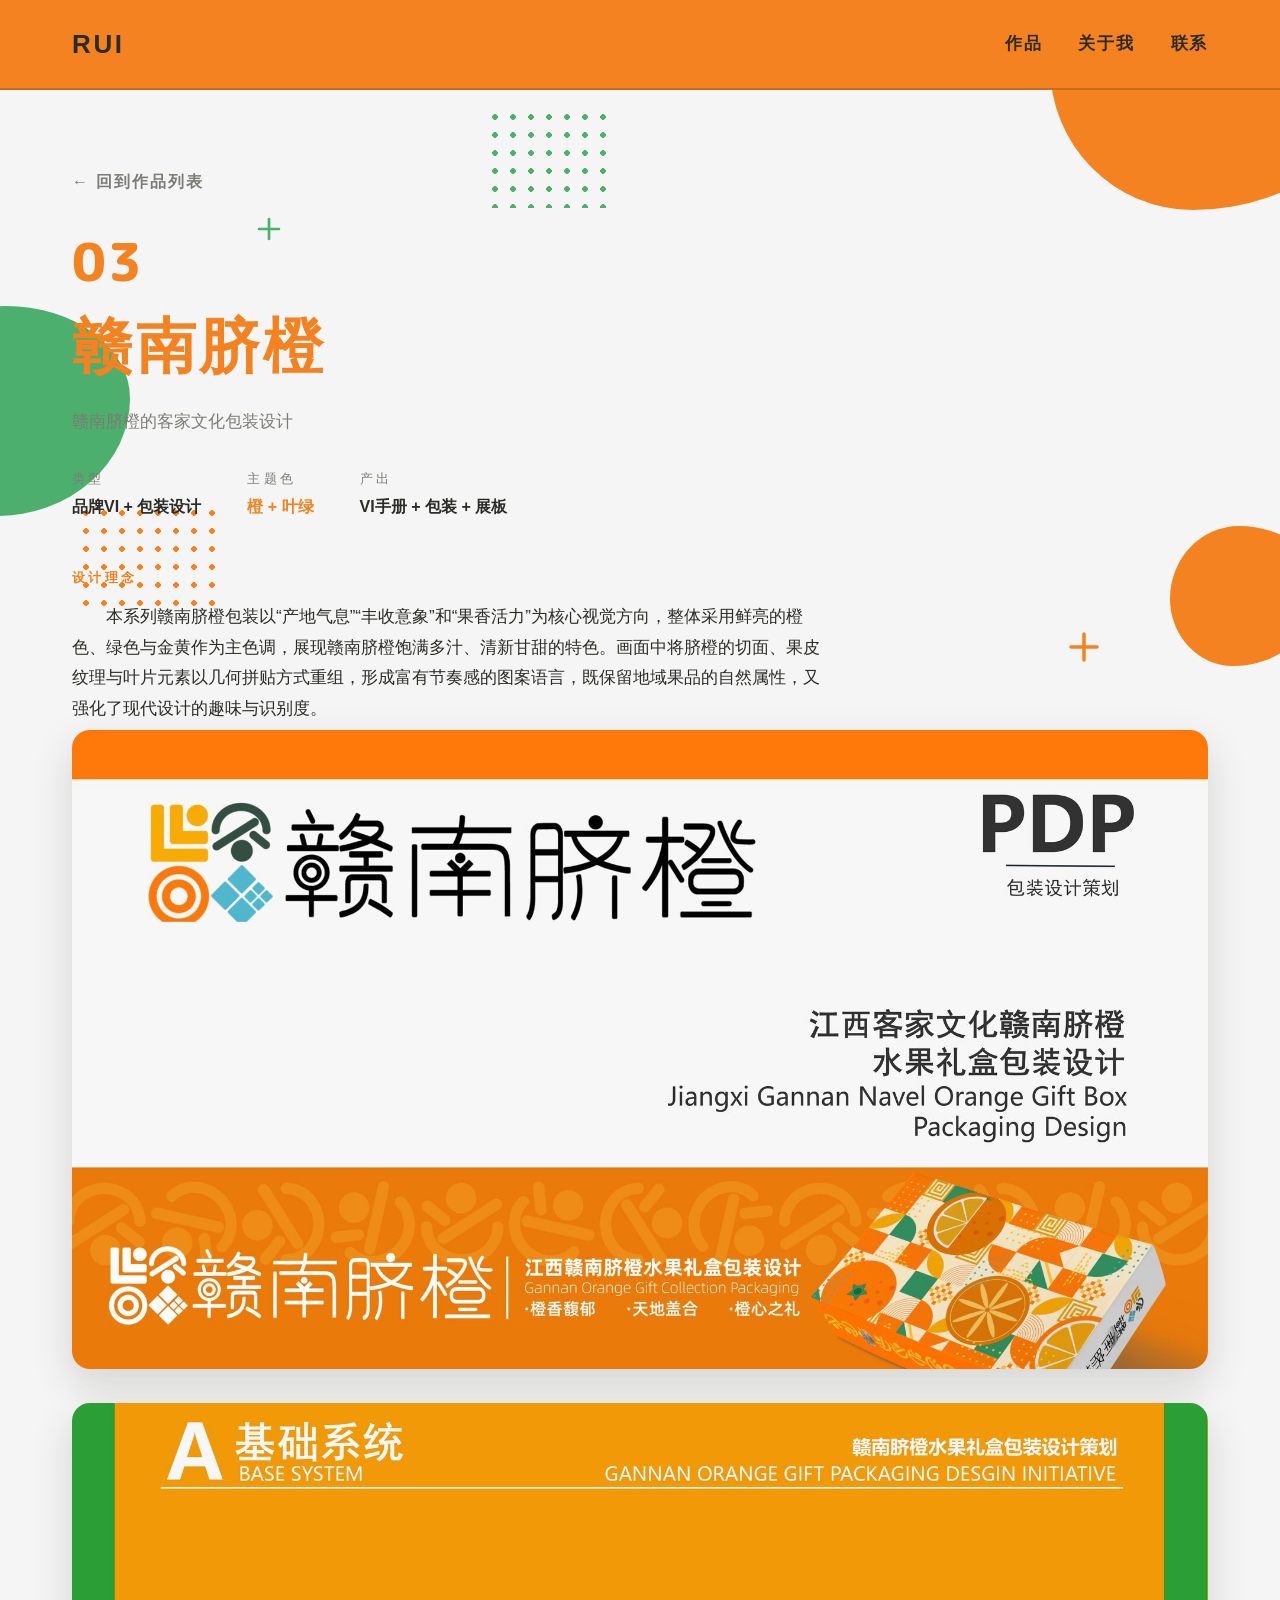
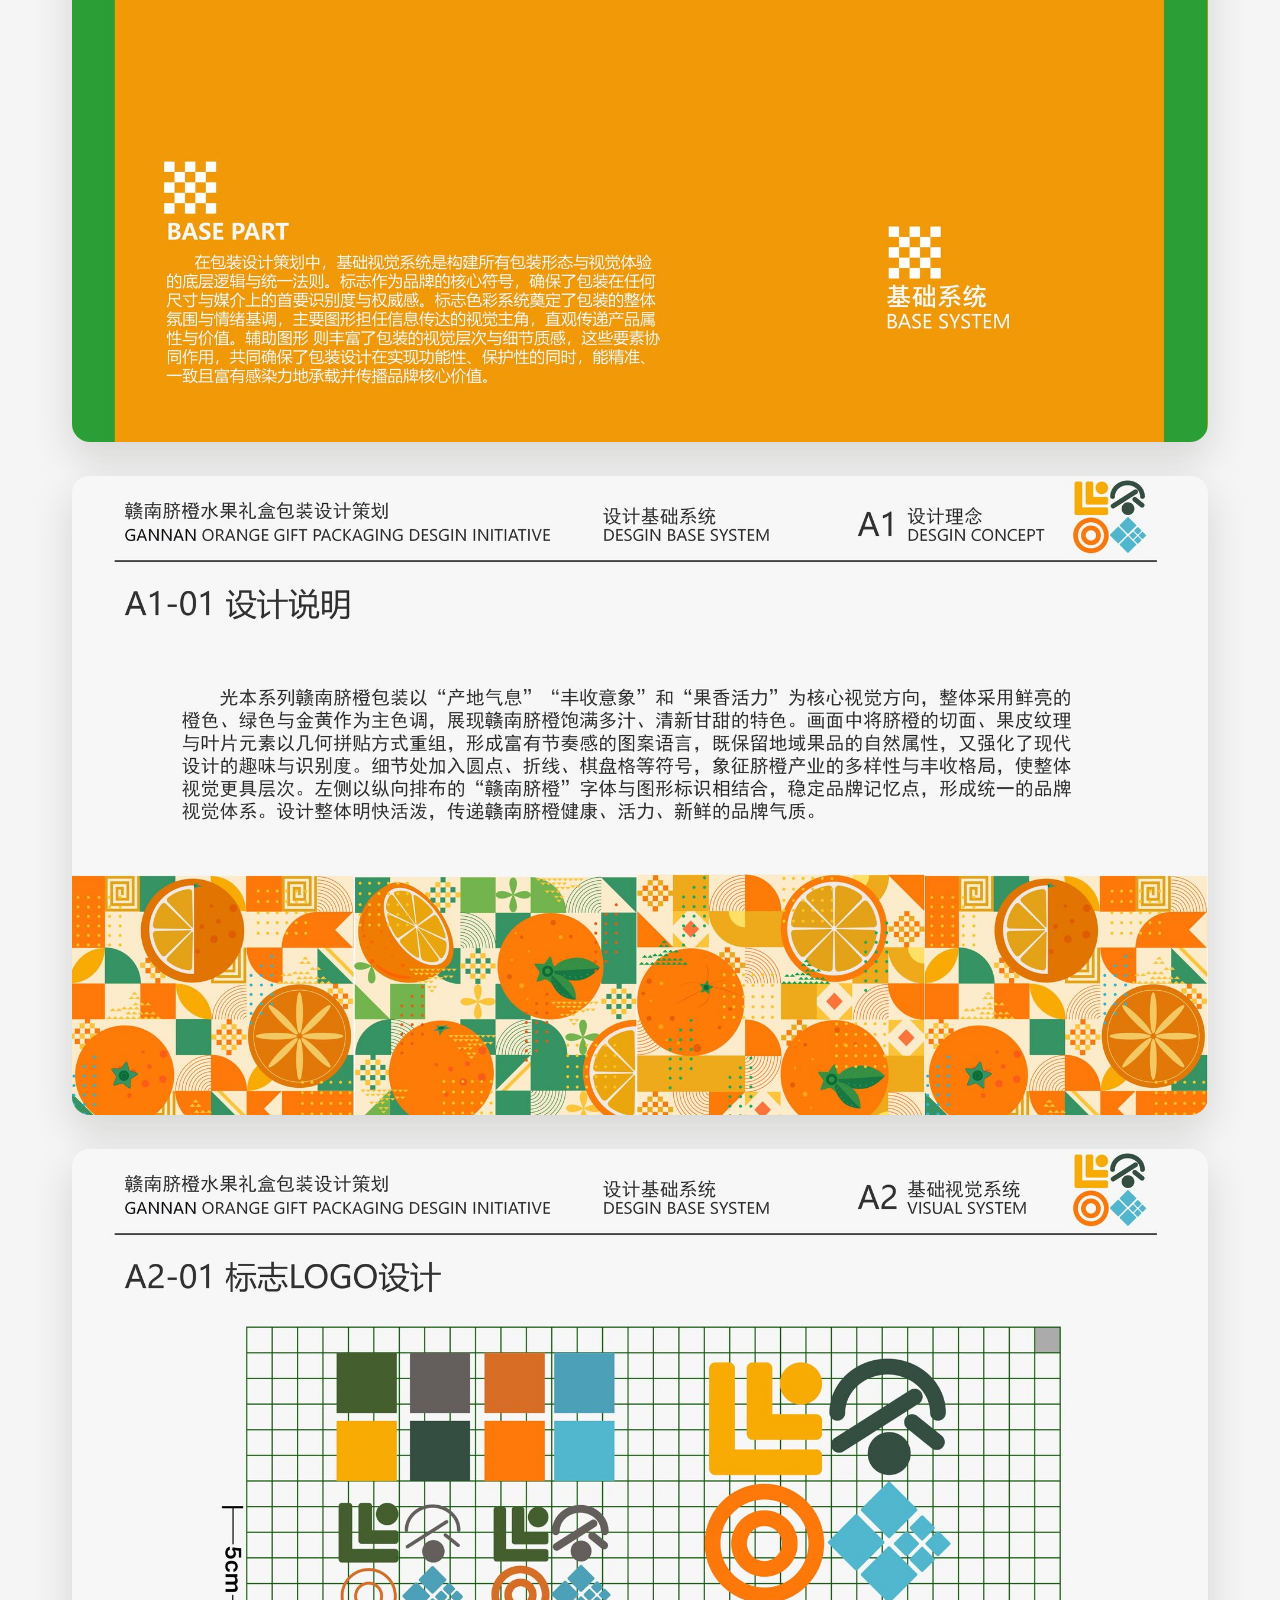
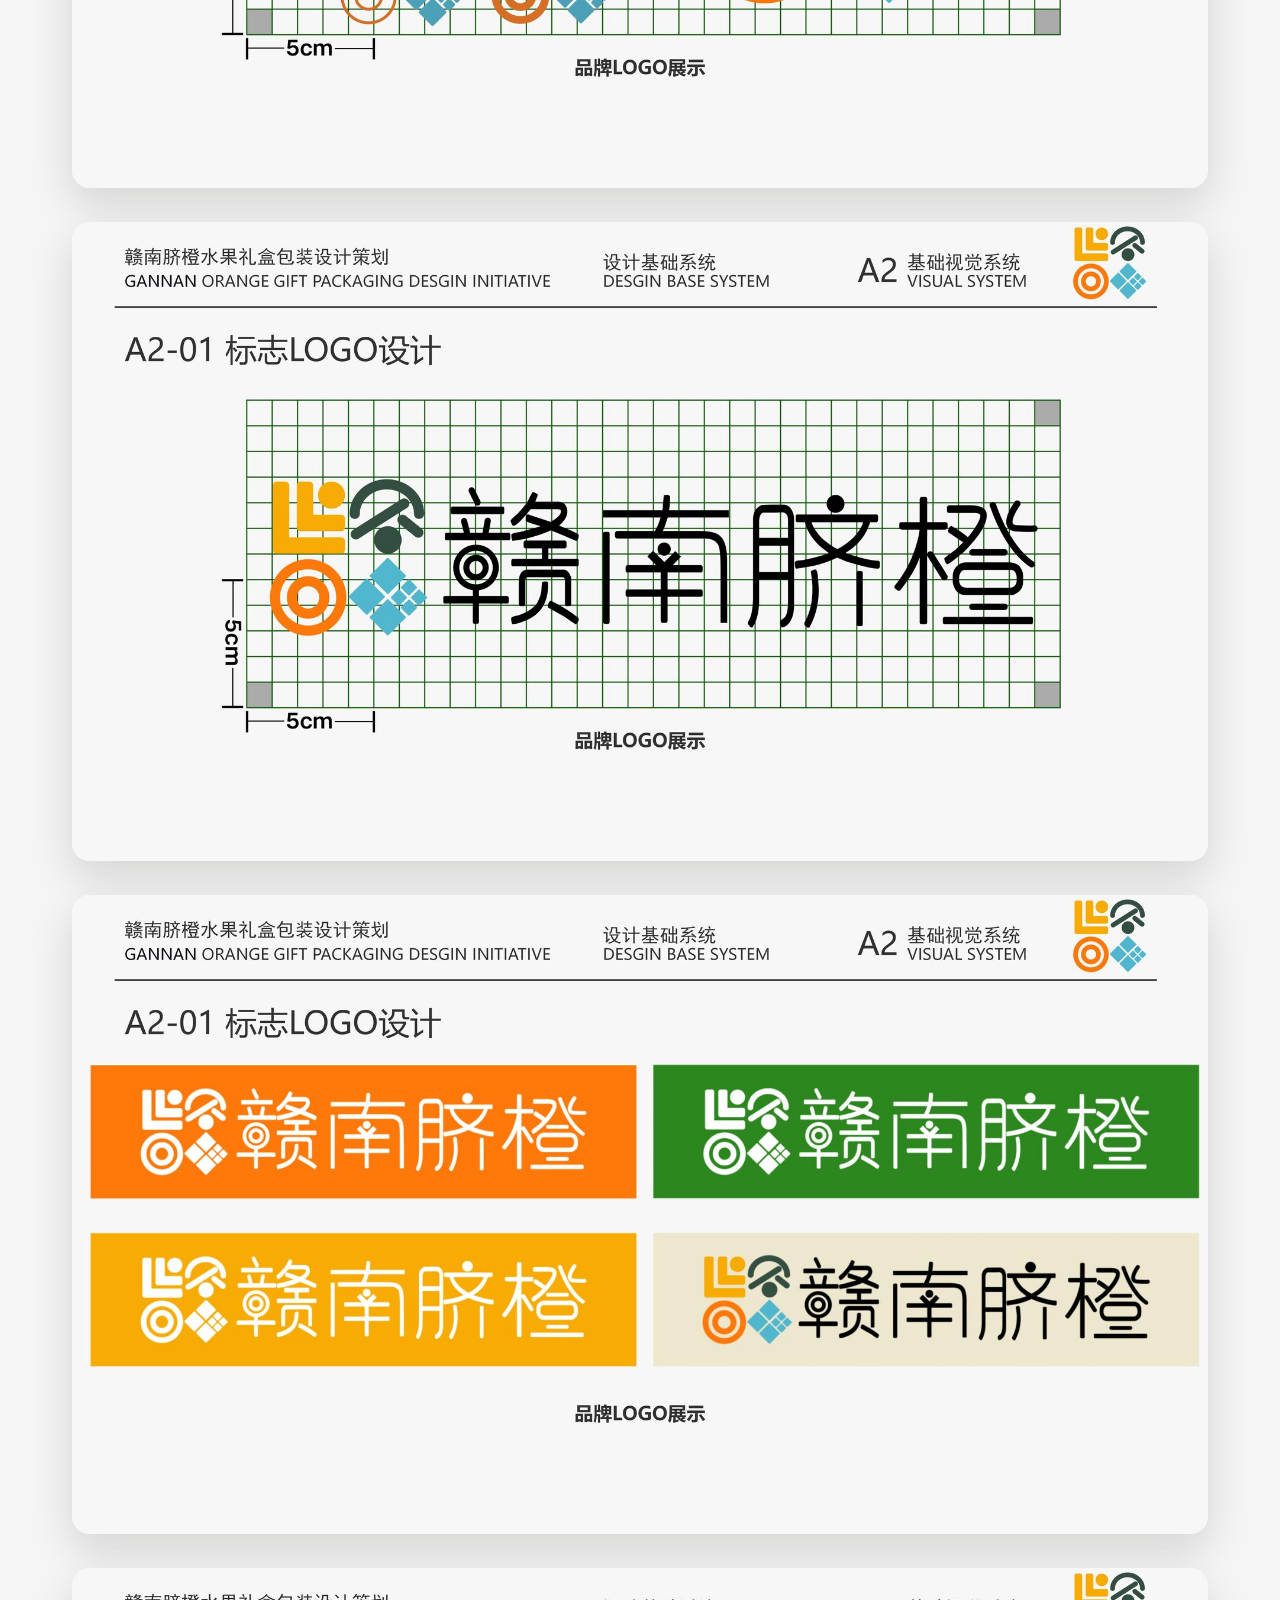
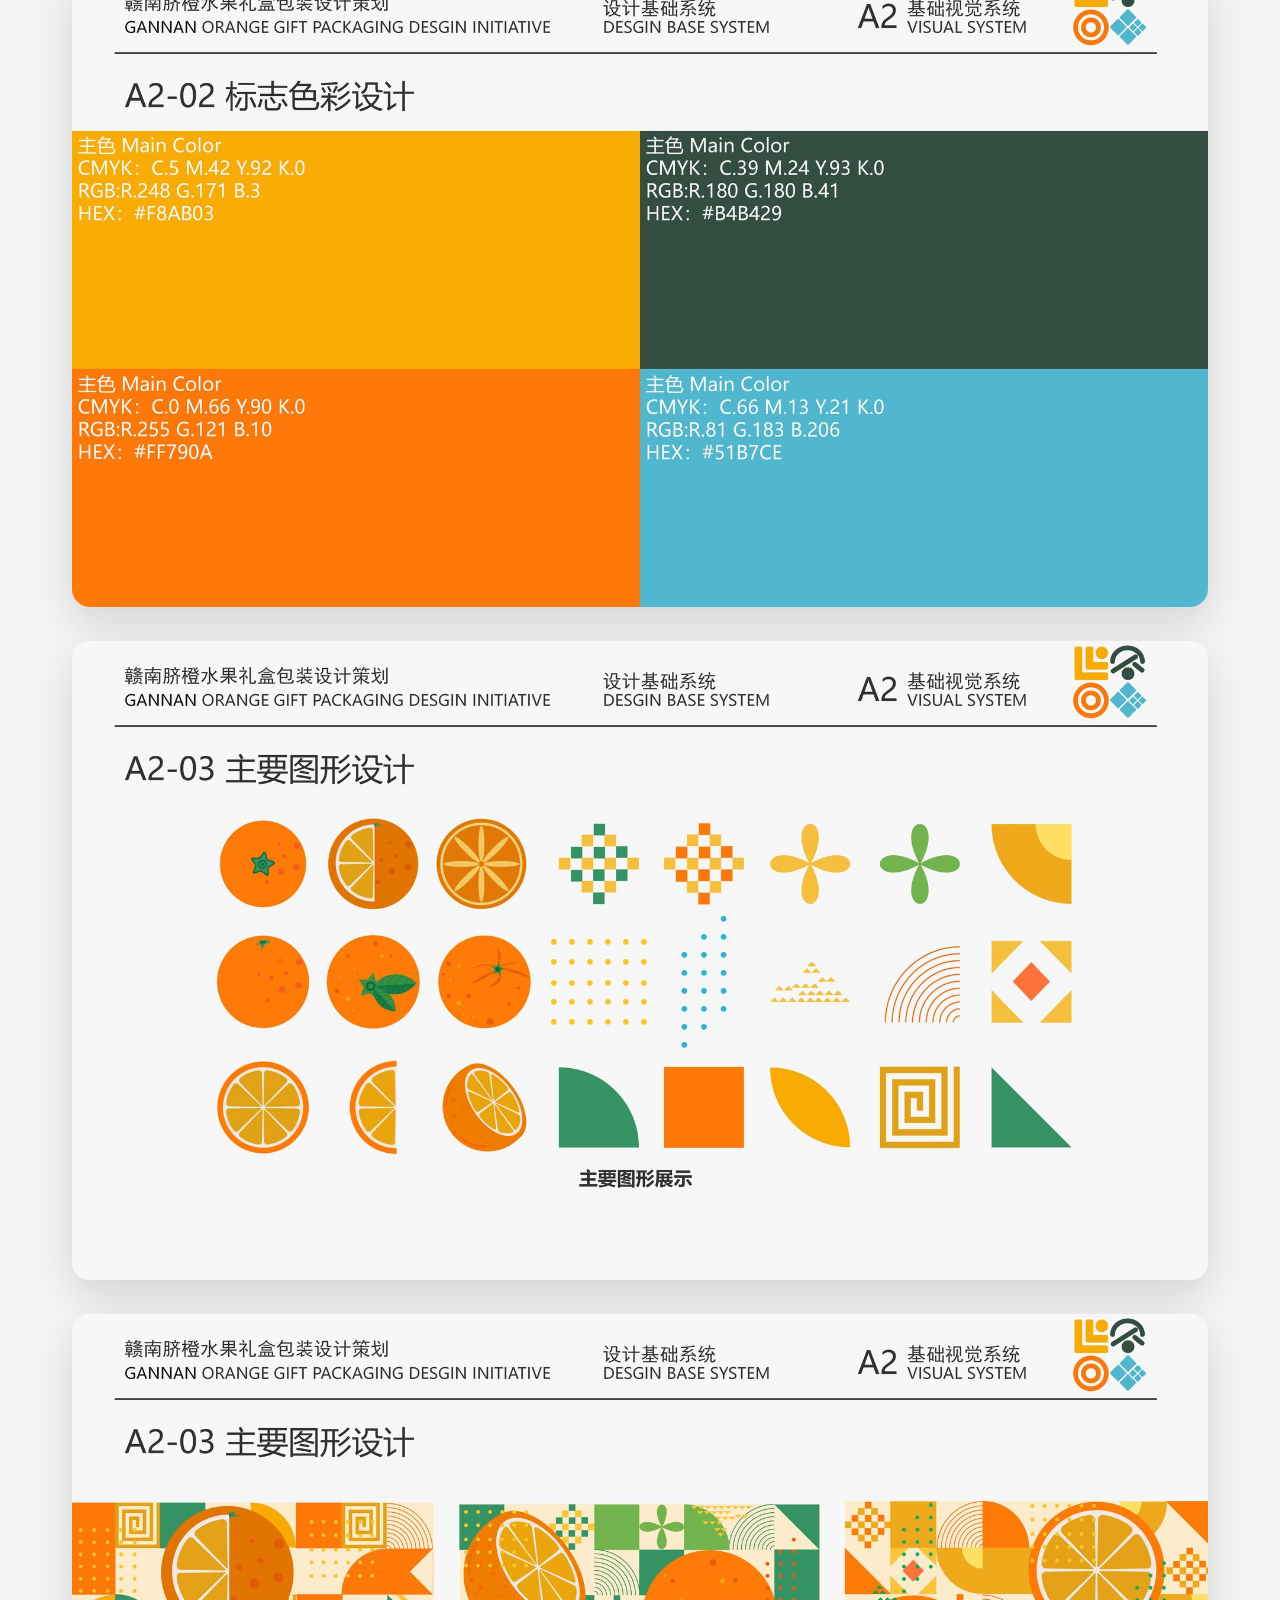
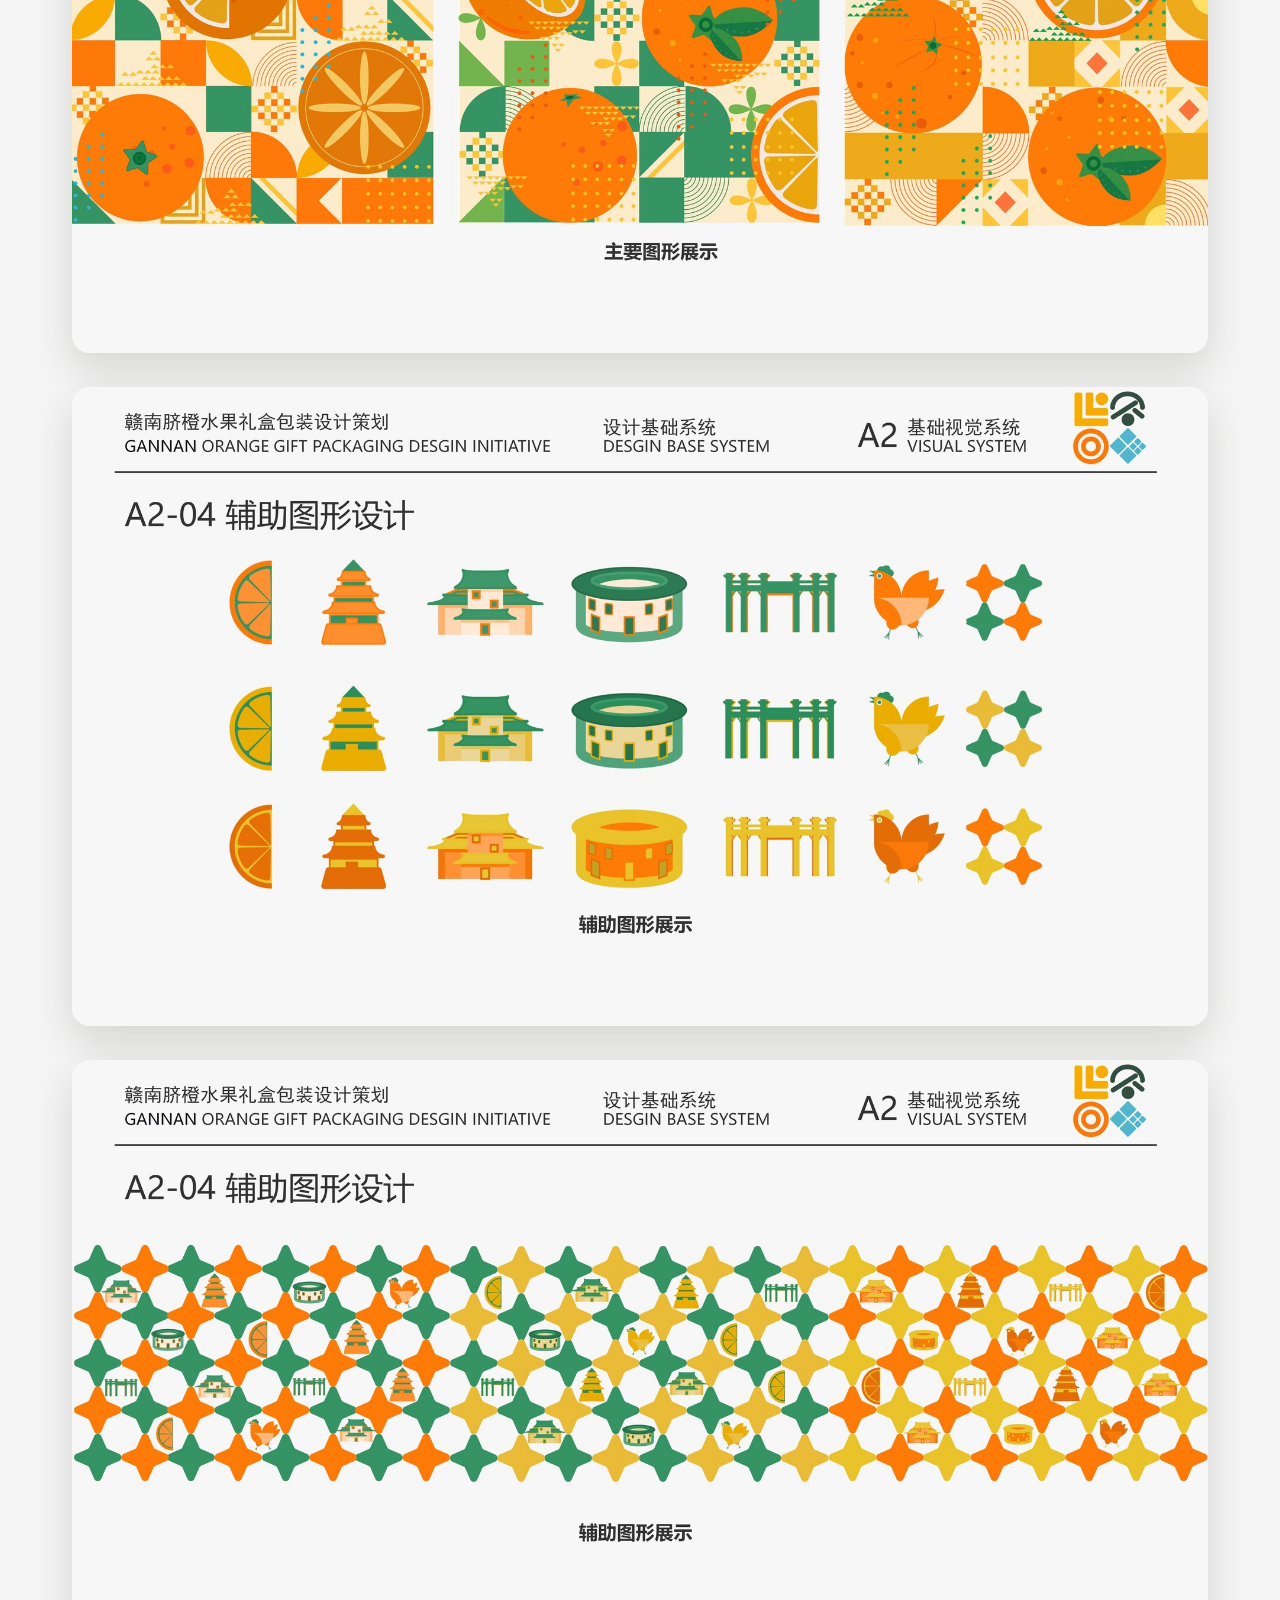
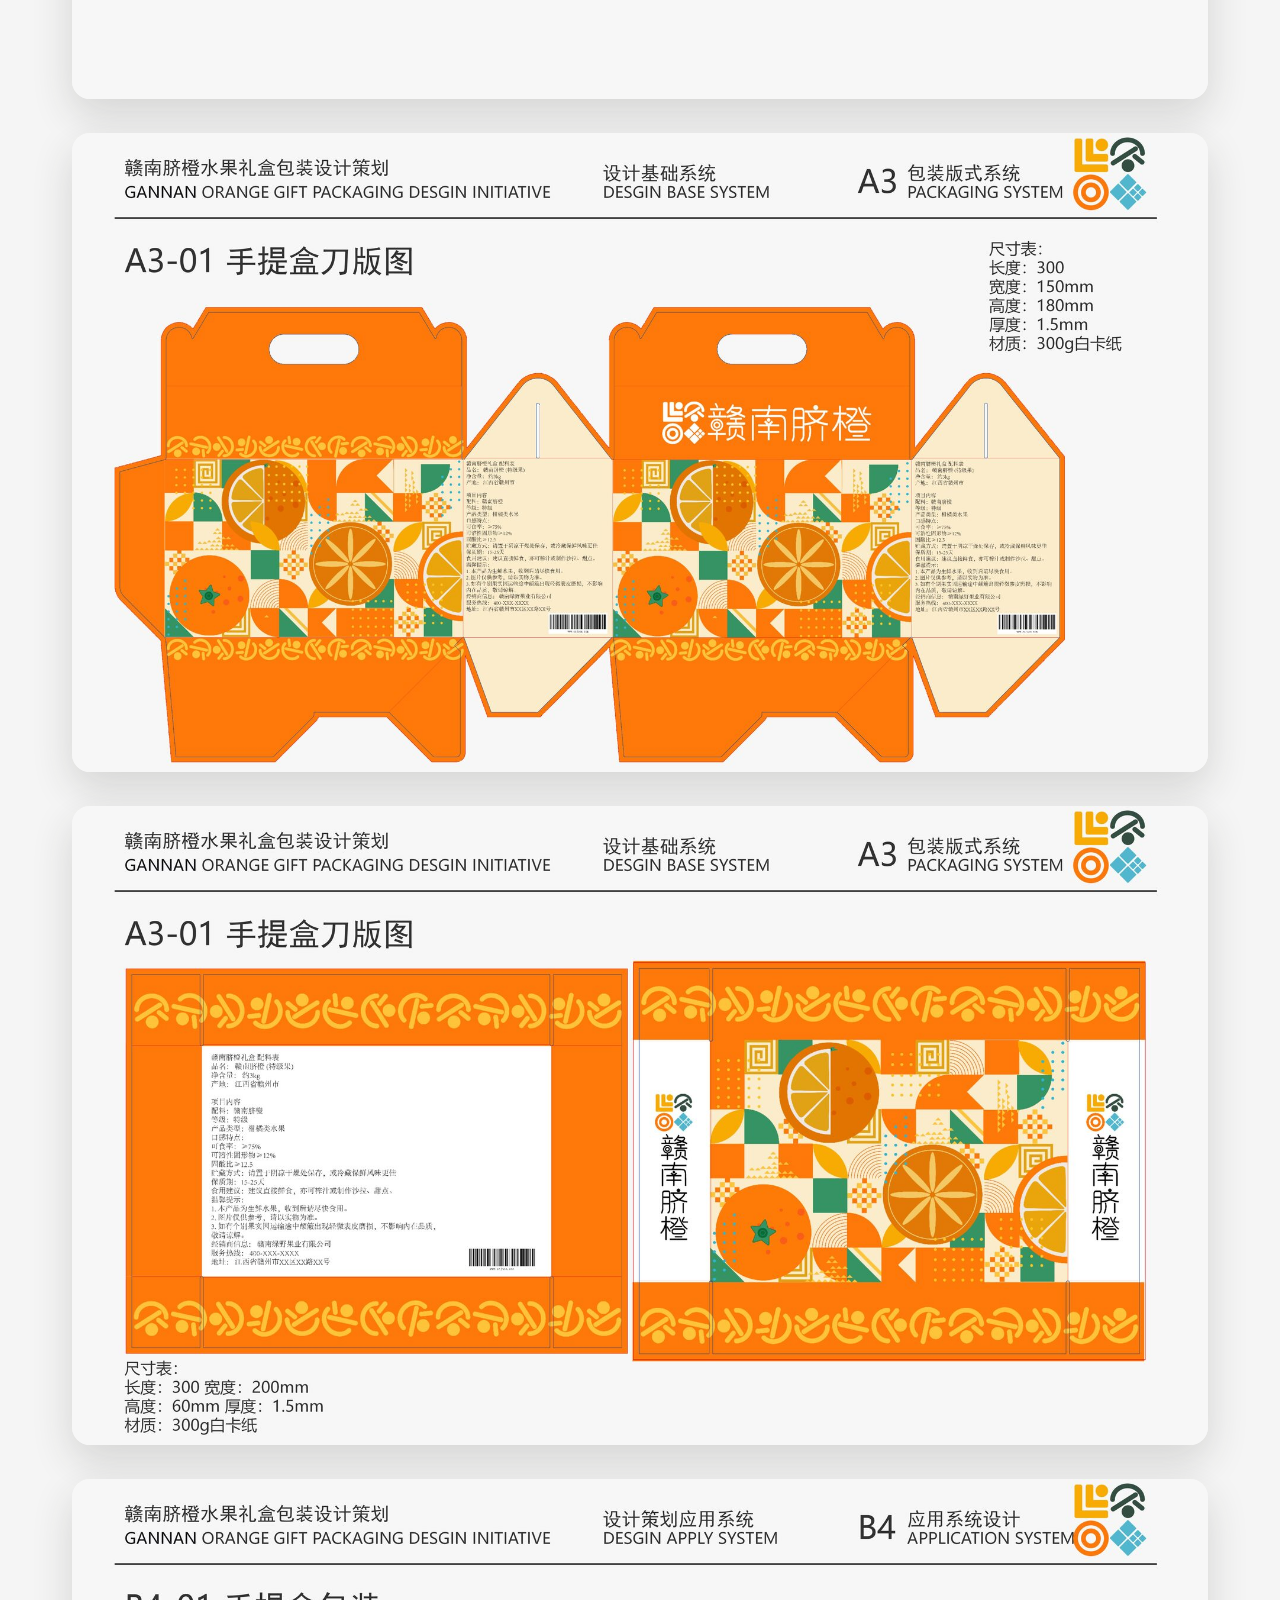
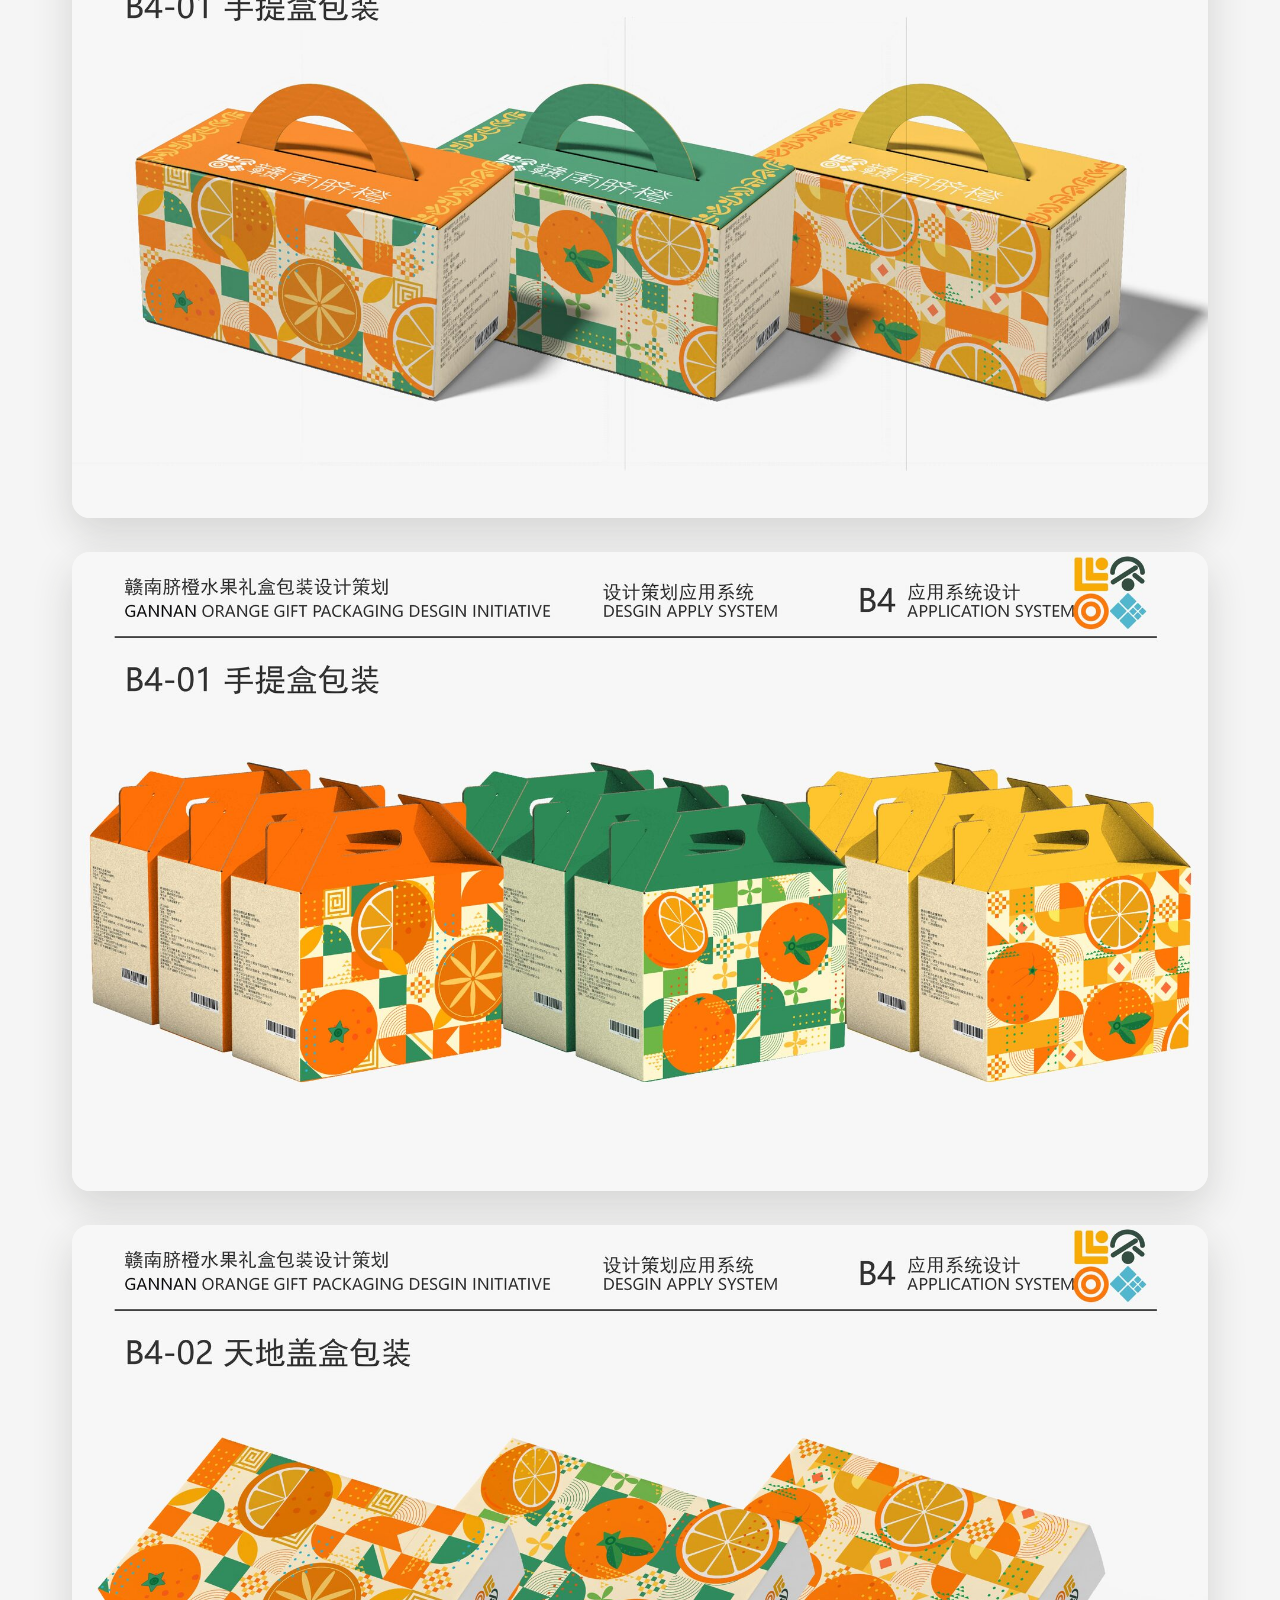
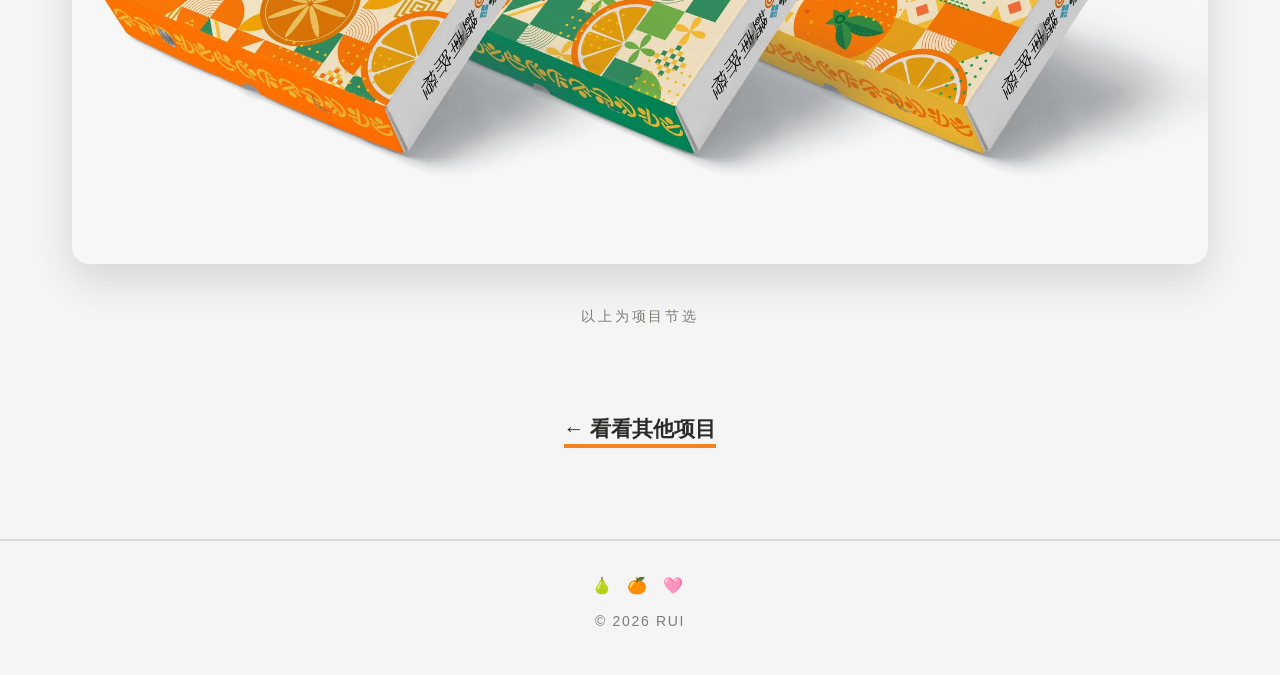
<file: site/qicheng.html>
<!DOCTYPE html>
<html lang="zh-CN">
<head>
<meta charset="UTF-8">
<meta name="viewport" content="width=device-width, initial-scale=1.0">
<title>赣南脐橙 · RUI</title>
<link rel="stylesheet" href="style.css">
<style>
  /* 五味宇宙：白底 + 火龙果粉 + 青绿 */
  body.proj { --t: #F58220; --teal: #4CAF6D; --pink: #F58220; --n: "03"; }
  ::selection { background: #F58220; color: #fff; }
  .playbtn {
    display: inline-flex; align-items: center; gap: 10px;
    margin-top: 30px; text-decoration: none;
    font-family: var(--round); font-size: 18px; font-weight: 800;
    color: #fff; background: var(--pink);
    border: 2.5px solid var(--ink); border-radius: 999px;
    padding: 13px 34px; letter-spacing: .08em;
    box-shadow: 5px 5px 0 var(--teal);
    transition: all .3s cubic-bezier(.4,.1,.3,1.4);
  }
  .playbtn:hover { transform: translateY(-4px) rotate(-1deg); box-shadow: 8px 8px 0 var(--teal); }
  .playbtn-teal { background: var(--teal); box-shadow: 5px 5px 0 var(--pink); margin-left: 14px; }
  .playbtn-teal:hover { transform: translateY(-4px) rotate(1deg); box-shadow: 8px 8px 0 var(--pink); }
  @media (max-width: 560px) { .playbtn-teal { margin-left: 0; margin-top: 14px; } }
</style>
</head>
<body class="proj">

<!-- 高饱和童趣色块在背景里游泳 -->
<div class="blobs" aria-hidden="true">
  <i style="width:340px;height:300px;background:var(--pink);top:-90px;right:-110px;--dx:-46px;--dy:60px;--dr:14deg;--dur:26s;--jdur:11s"></i>
  <i style="width:230px;height:210px;background:var(--teal);top:34%;left:-100px;--dx:56px;--dy:-70px;--dr:-12deg;--dur:22s;--jdur:9s"></i>
  <i style="width:150px;height:140px;background:var(--pink);bottom:26%;right:-40px;--dx:-40px;--dy:-46px;--dr:18deg;--dur:19s;--jdur:8s"></i>
  <i style="width:110px;height:100px;background:var(--teal);bottom:-30px;left:16%;--dx:34px;--dy:-40px;--dr:-16deg;--dur:17s;--jdur:7s"></i>
  <span class="dots" style="width:150px;height:110px;color:var(--pink);top:56%;left:6%;--dx:26px;--dy:-30px;--dur:28s"></span>
  <span class="dots" style="width:130px;height:100px;color:var(--teal);top:12%;left:38%;--dx:-24px;--dy:26px;--dur:24s"></span>
  <svg width="34" height="34" viewBox="0 0 34 34" style="top:70%;right:14%;--dx:-20px;--dy:-26px;--dur:15s">
    <path d="M17 4 L17 30 M4 17 L30 17" stroke="var(--pink)" stroke-width="3.5" stroke-linecap="round"/>
  </svg>
  <svg width="26" height="26" viewBox="0 0 34 34" style="top:24%;left:20%;--dx:18px;--dy:22px;--dur:18s">
    <path d="M17 4 L17 30 M4 17 L30 17" stroke="var(--teal)" stroke-width="3.5" stroke-linecap="round"/>
  </svg>
</div>

<header class="top">
  <div class="top-inner">
    <a class="brand" href="index.html">RUI</a>
    <nav class="mainnav">
      <a href="index.html">作品
        <svg width="46" height="8" viewBox="0 0 46 8"><path d="M2 5 Q 12 2, 23 5 T 44 4" fill="none" stroke="currentColor" stroke-width="2.5" stroke-linecap="round"/></svg>
      </a>
      <a href="about.html">关于我
        <svg width="60" height="8" viewBox="0 0 60 8"><path d="M2 5 Q 16 2, 30 5 T 58 4" fill="none" stroke="currentColor" stroke-width="2.5" stroke-linecap="round"/></svg>
      </a>
      <a href="about.html#contact">联系
        <svg width="46" height="8" viewBox="0 0 46 8"><path d="M2 5 Q 12 2, 23 5 T 44 4" fill="none" stroke="currentColor" stroke-width="2.5" stroke-linecap="round"/></svg>
      </a>
    </nav>
  </div>
</header>

<main>
  <section class="proj-hero wrap">
    <a class="backlink" href="index.html">← 回到作品列表</a>
    <h1>赣南脐橙</h1>
    <p class="desc">赣南脐橙的客家文化包装设计</p>
    <div class="proj-info">
      <div><span>类型</span><b>品牌VI + 包装设计</b></div>
      <div><span>主题色</span><b style="color:var(--pink)">橙 + 叶绿</b></div>
      <div><span>产出</span><b>VI手册 + 包装 + 展板</b></div>
    </div>
  </section>

  <section class="concept wrap">
    <h2>设计理念</h2>
    <p>本系列赣南脐橙包装以“产地气息”“丰收意象”和“果香活力”为核心视觉方向，整体采用鲜亮的橙色、绿色与金黄作为主色调，展现赣南脐橙饱满多汁、清新甘甜的特色。画面中将脐橙的切面、果皮纹理与叶片元素以几何拼贴方式重组，形成富有节奏感的图案语言，既保留地域果品的自然属性，又强化了现代设计的趣味与识别度。</p>
  </section>

  <section class="plates wrap">
    <figure><img src="images/qicheng/00.jpg" alt="赣南脐橙 第1页" loading="lazy"></figure>
    <figure><img src="images/qicheng/01.jpg" alt="赣南脐橙 第2页" loading="lazy"></figure>
    <figure><img src="images/qicheng/02.jpg" alt="赣南脐橙 第3页" loading="lazy"></figure>
    <figure><img src="images/qicheng/03.jpg" alt="赣南脐橙 第4页" loading="lazy"></figure>
    <figure><img src="images/qicheng/04.jpg" alt="赣南脐橙 第5页" loading="lazy"></figure>
    <figure><img src="images/qicheng/05.jpg" alt="赣南脐橙 第6页" loading="lazy"></figure>
    <figure><img src="images/qicheng/06.jpg" alt="赣南脐橙 第7页" loading="lazy"></figure>
    <figure><img src="images/qicheng/07.jpg" alt="赣南脐橙 第8页" loading="lazy"></figure>
    <figure><img src="images/qicheng/08.jpg" alt="赣南脐橙 第9页" loading="lazy"></figure>
    <figure><img src="images/qicheng/09.jpg" alt="赣南脐橙 第10页" loading="lazy"></figure>
    <figure><img src="images/qicheng/10.jpg" alt="赣南脐橙 第11页" loading="lazy"></figure>
    <figure><img src="images/qicheng/11.jpg" alt="赣南脐橙 第12页" loading="lazy"></figure>
    <figure><img src="images/qicheng/12.jpg" alt="赣南脐橙 第13页" loading="lazy"></figure>
    <figure><img src="images/qicheng/13.jpg" alt="赣南脐橙 第14页" loading="lazy"></figure>
    <figure><img src="images/qicheng/14.jpg" alt="赣南脐橙 第15页" loading="lazy"></figure>
    <figure><img src="images/qicheng/15.jpg" alt="赣南脐橙 第16页" loading="lazy"></figure>
    <p style="text-align:center;color:var(--graphite);font-size:14px;letter-spacing:.2em;margin-top:6px">以上为项目节选</p>
  </section>

  <div class="proj-next">
    <a href="index.html">← 看看其他项目</a>
  </div>
</main>

<footer class="foot">
  <div class="fruits">🍐 🍊 🩷</div>
  <div>© 2026 RUI</div>
</footer>

<script>
// 图片滚动一张张浮现
(function () {
  var items = document.querySelectorAll('.plates figure');
  if (!('IntersectionObserver' in window)) {
    items.forEach(function (el) { el.classList.add('show'); });
    return;
  }
  var io = new IntersectionObserver(function (entries) {
    entries.forEach(function (e) {
      if (e.isIntersecting) { e.target.classList.add('show'); io.unobserve(e.target); }
    });
  }, { threshold: 0.1 });
  items.forEach(function (el) { io.observe(el); });
})();
</script>

</body>
</html>
</file>
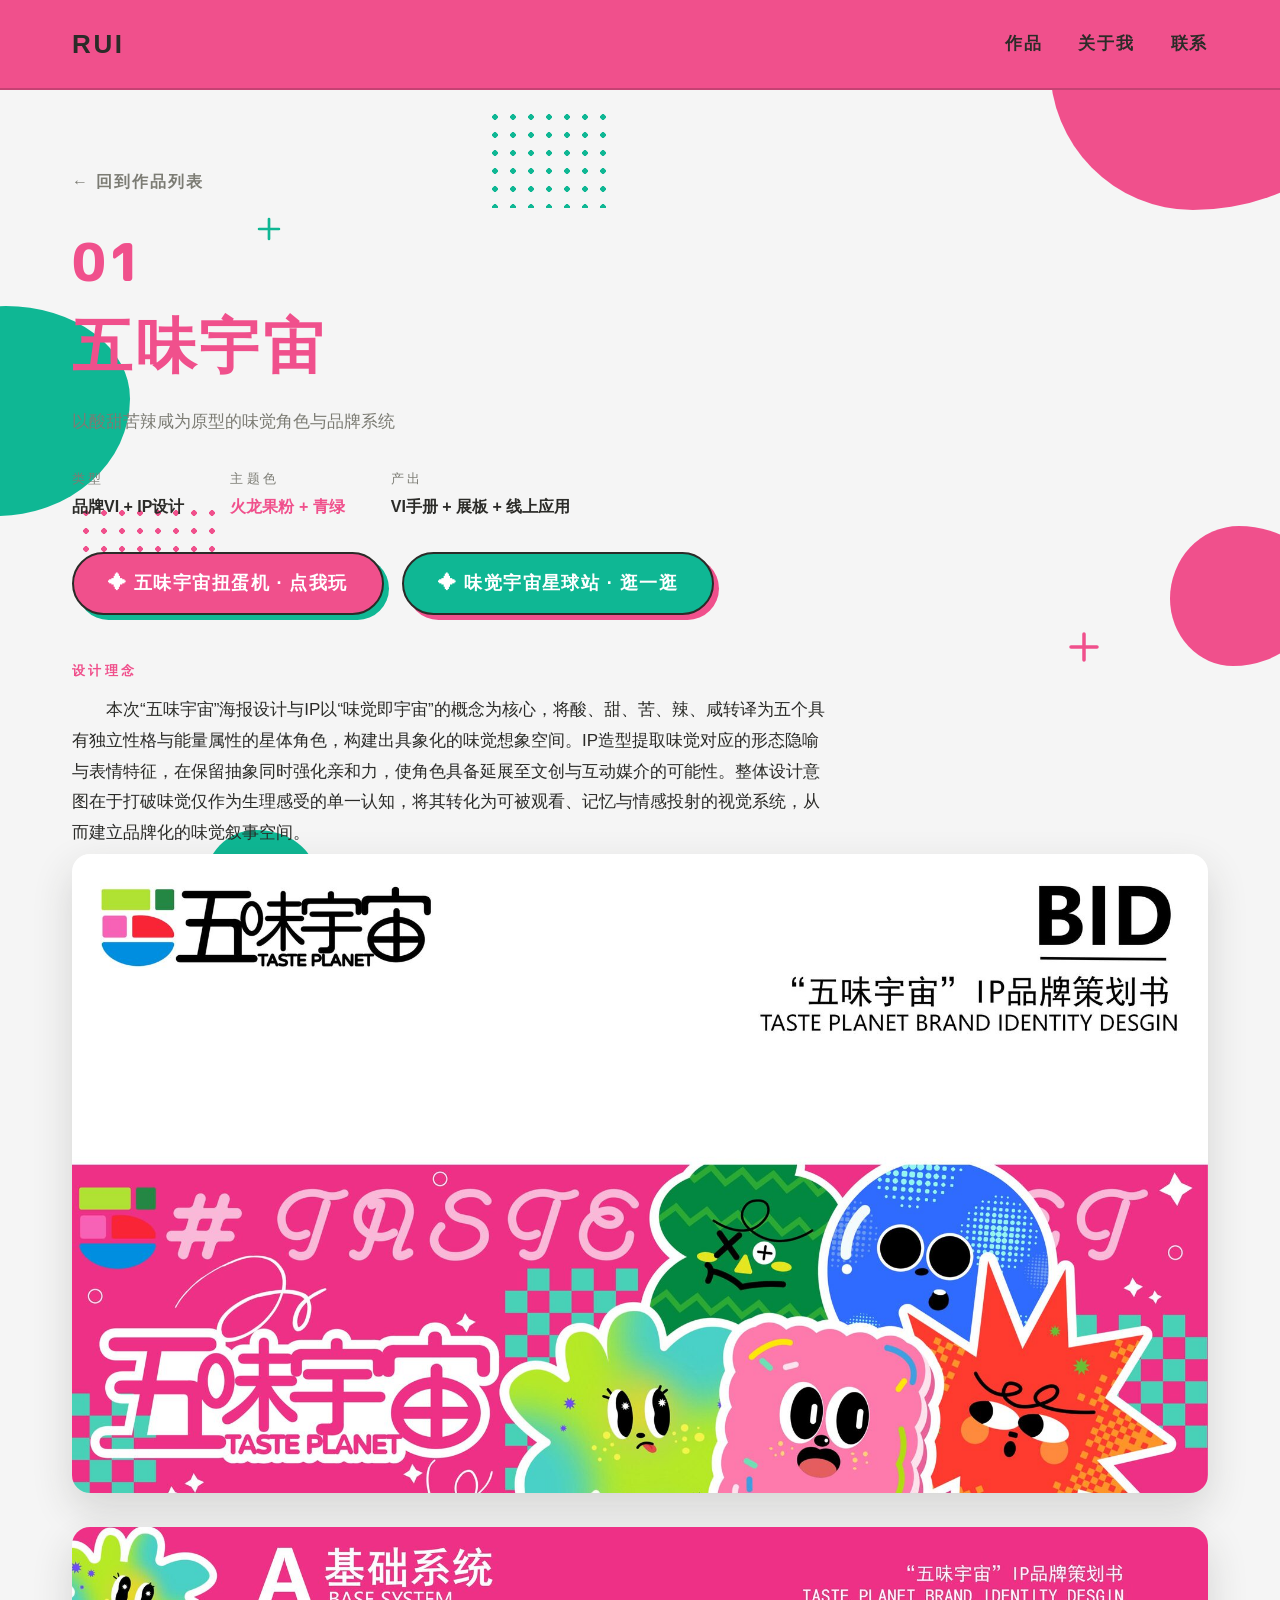
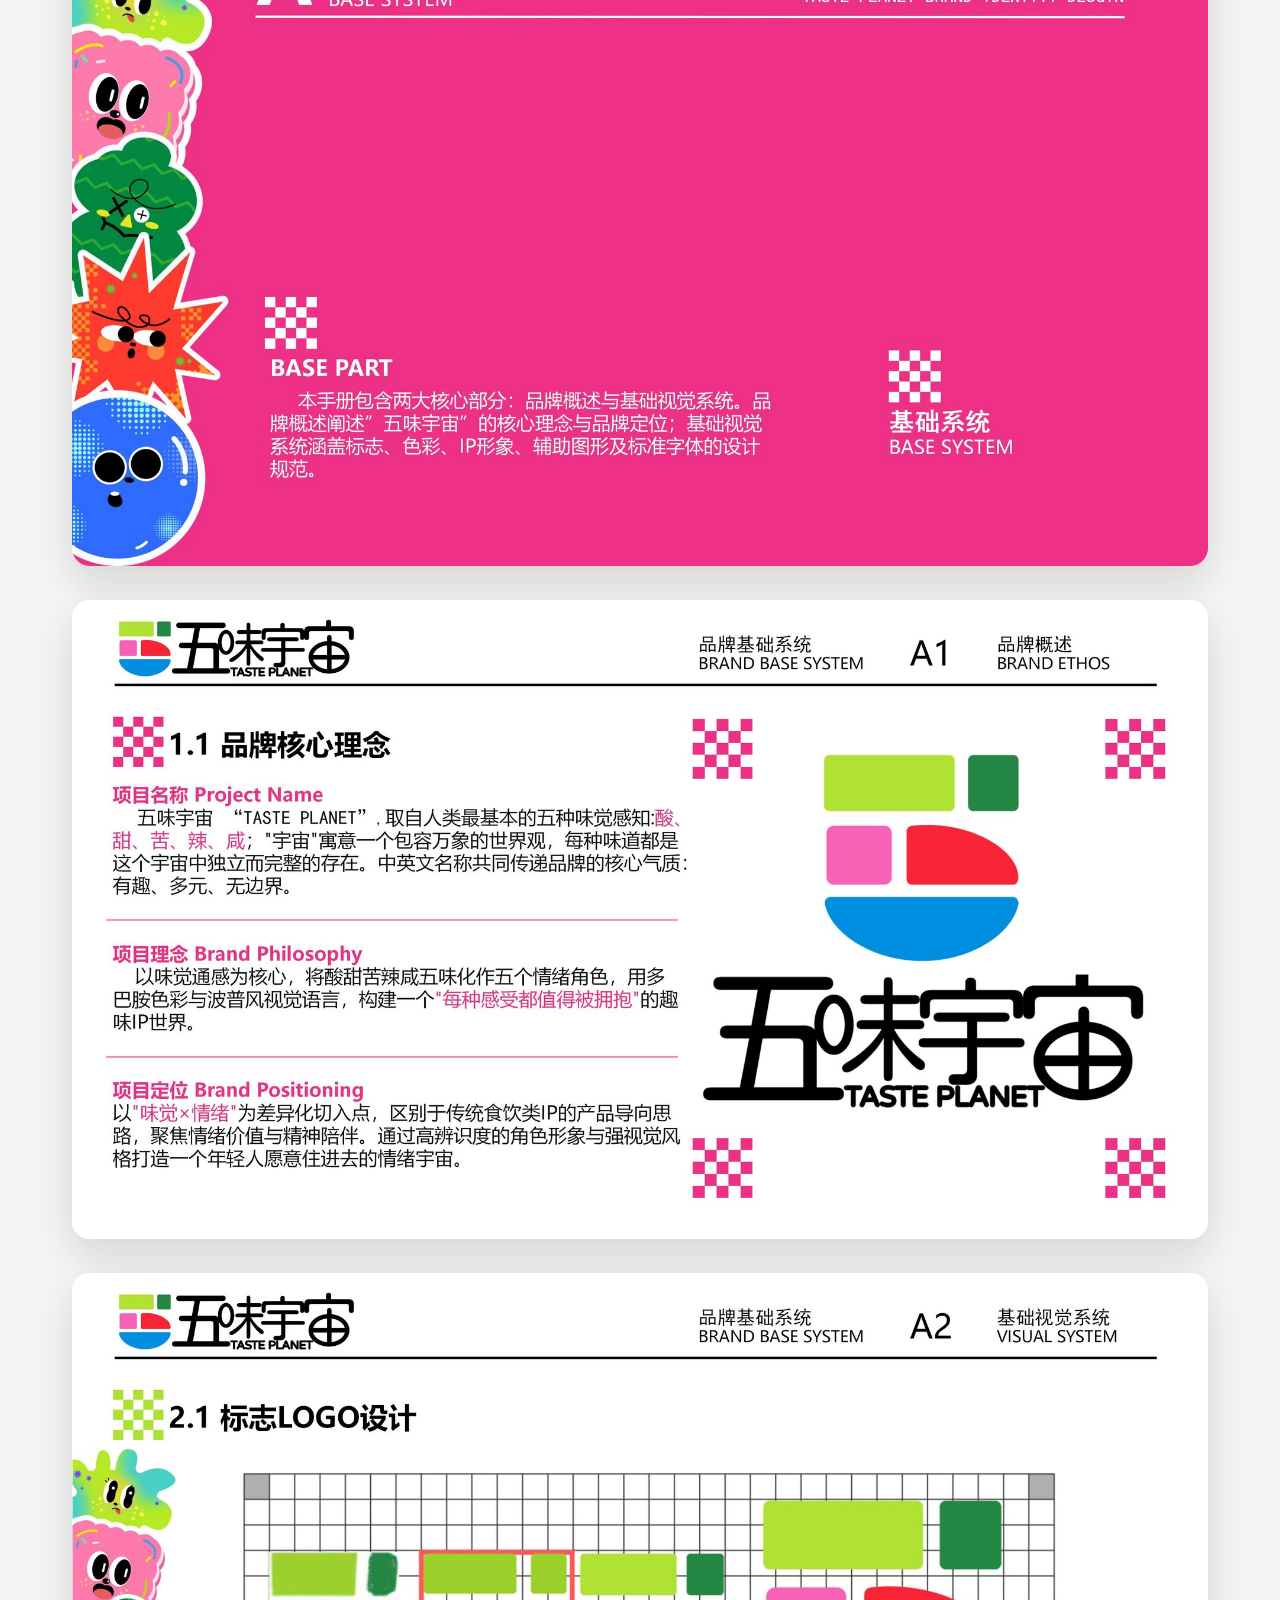
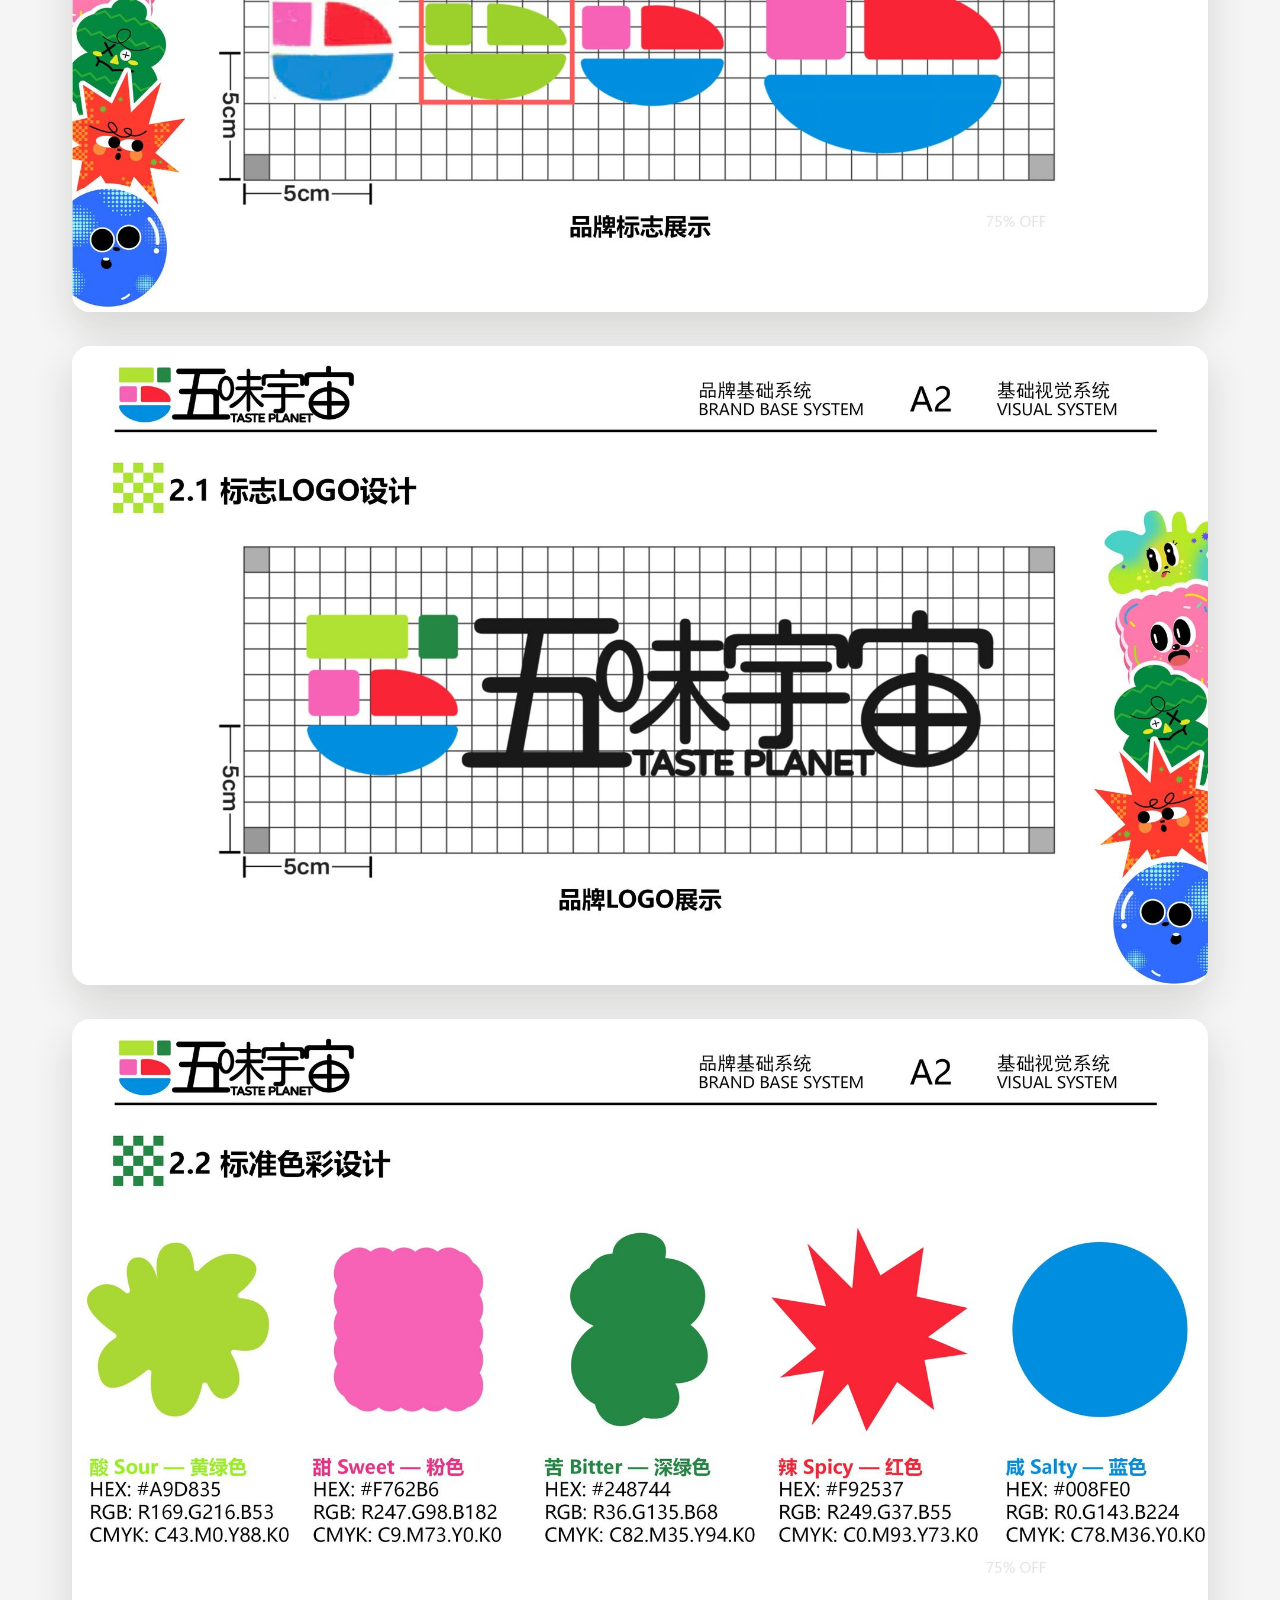
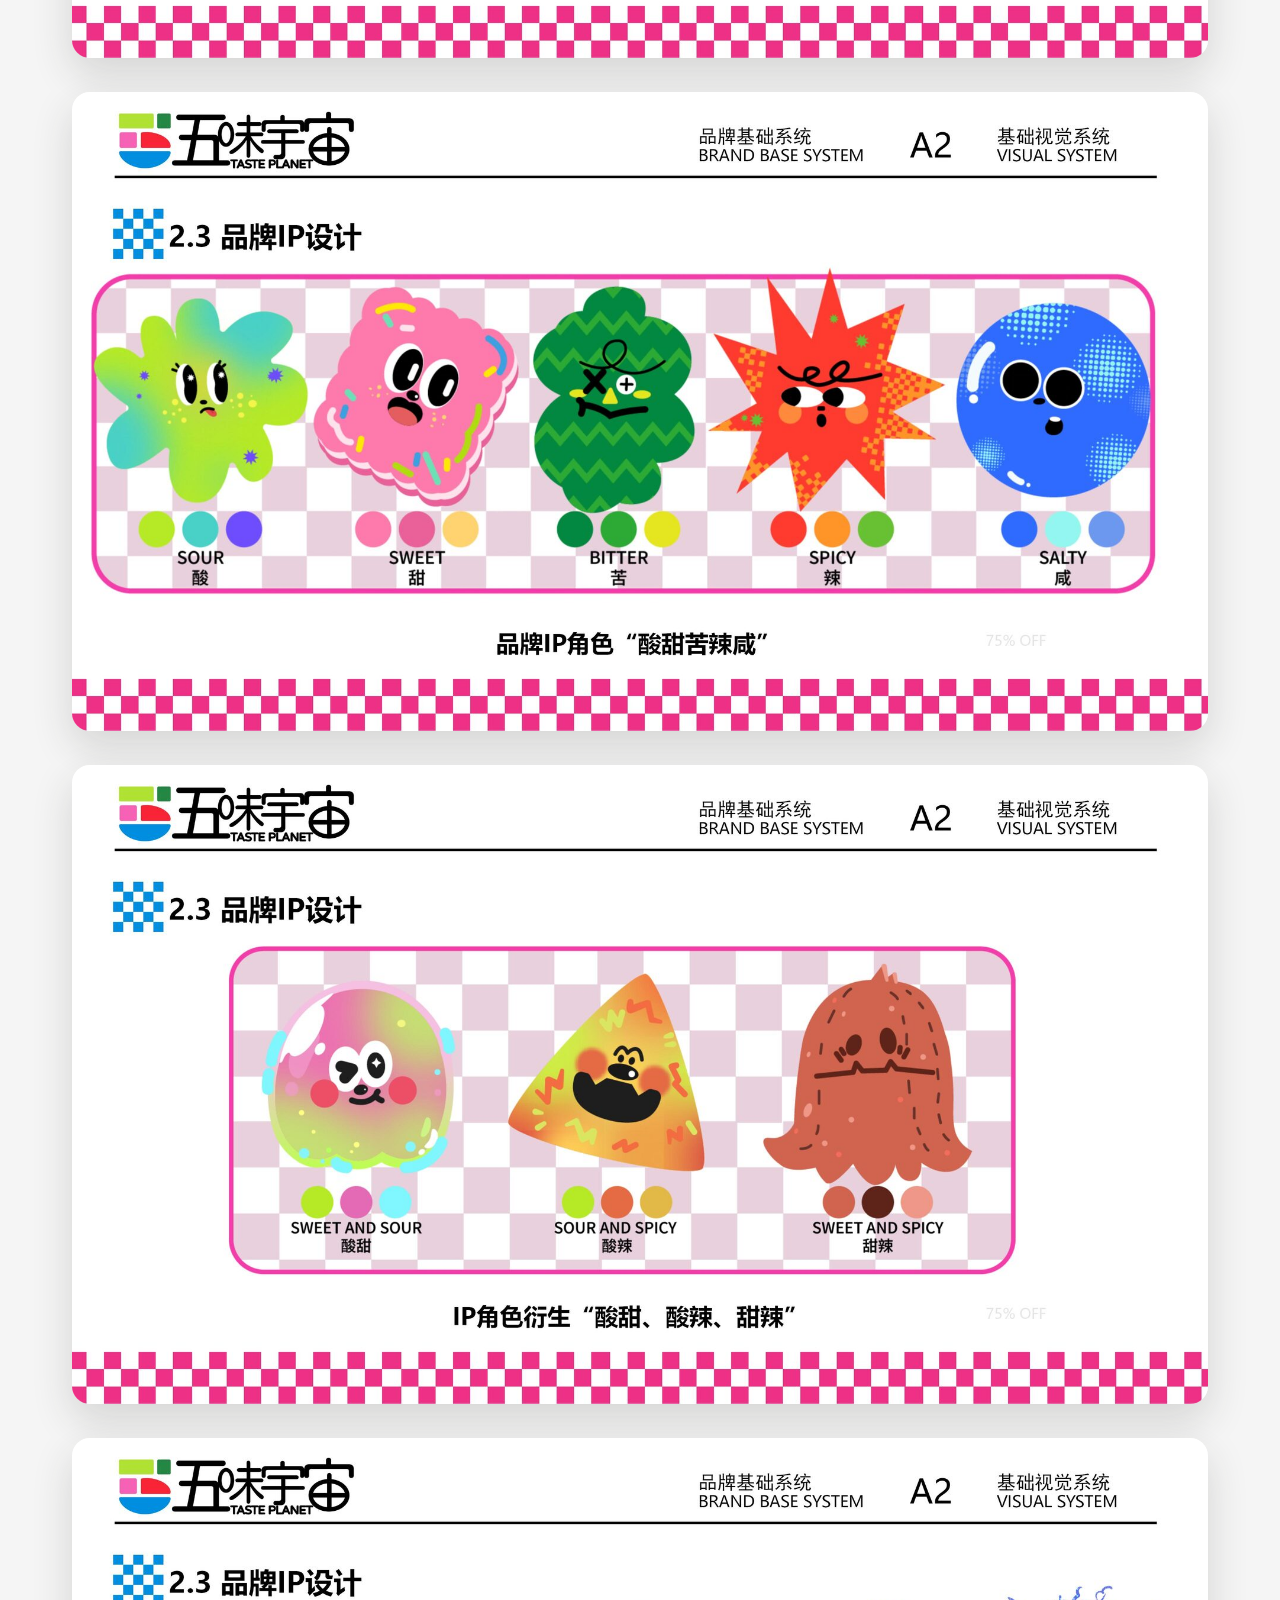
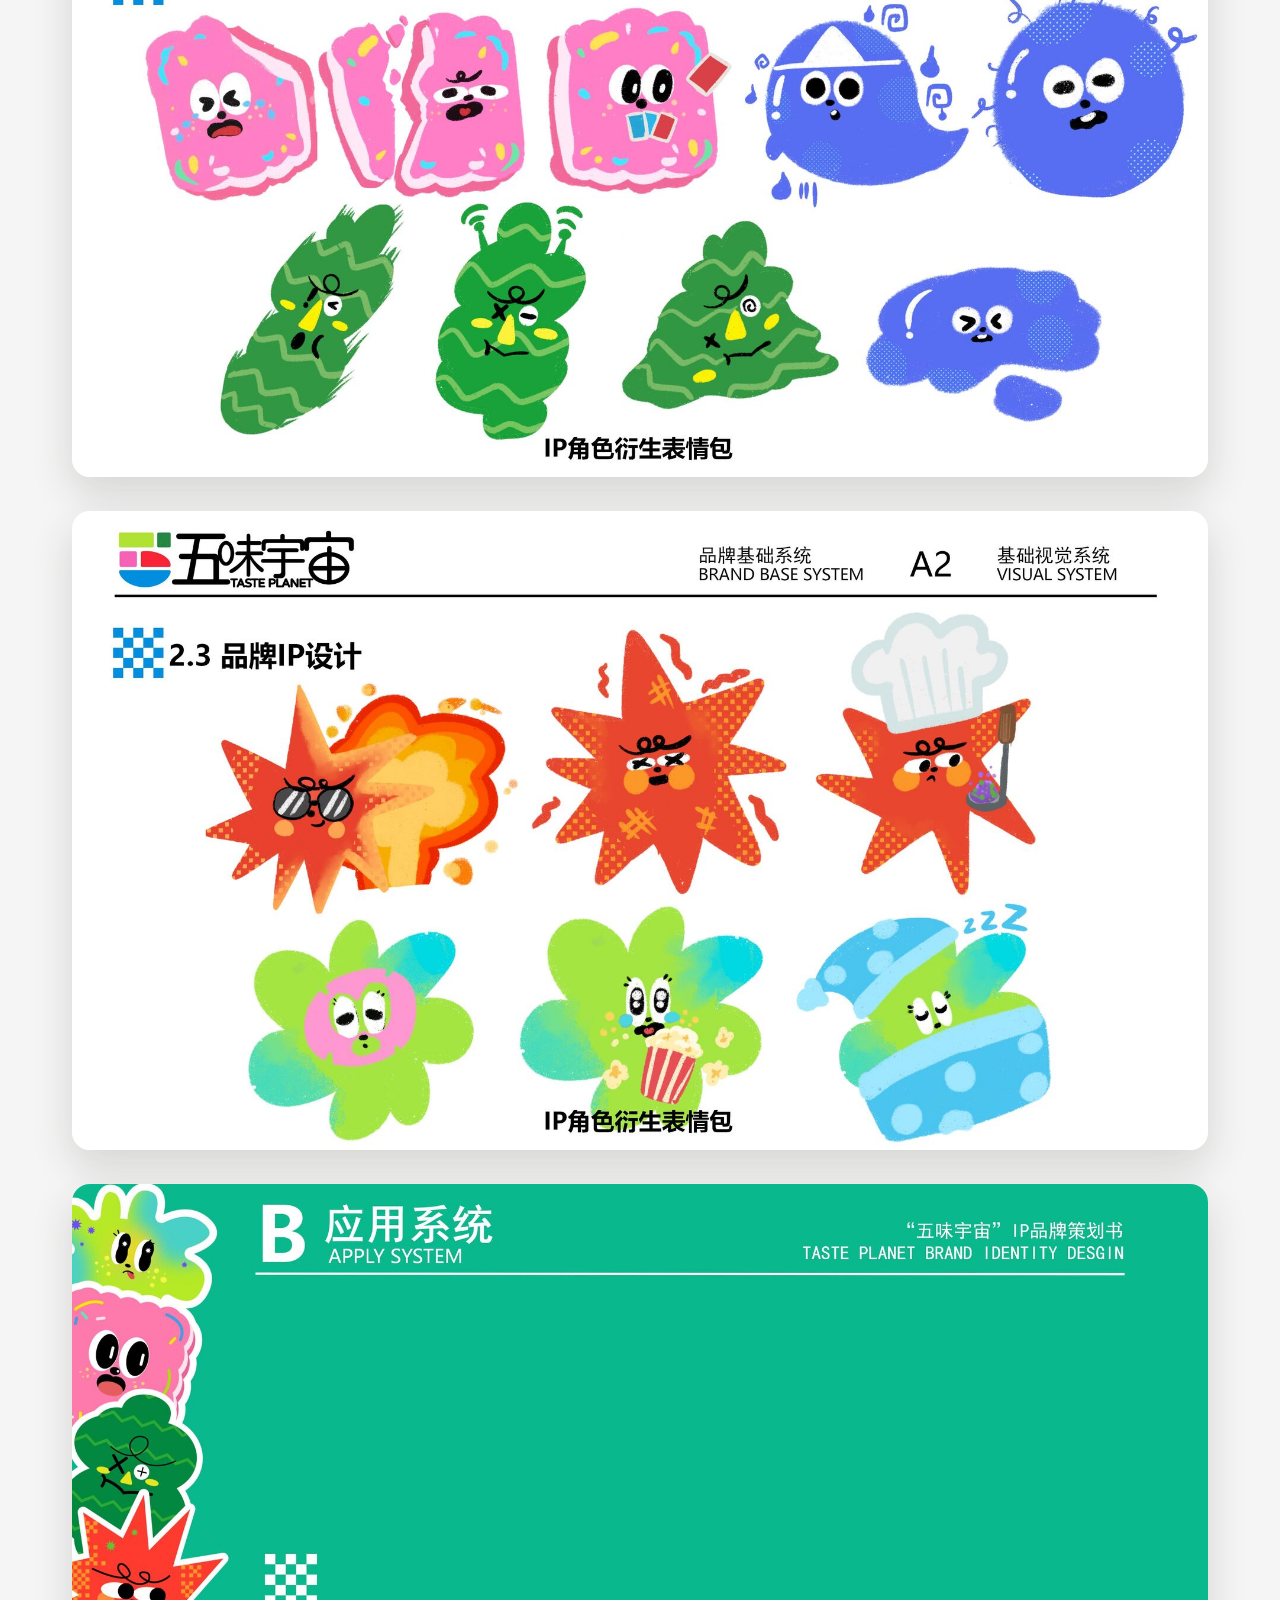
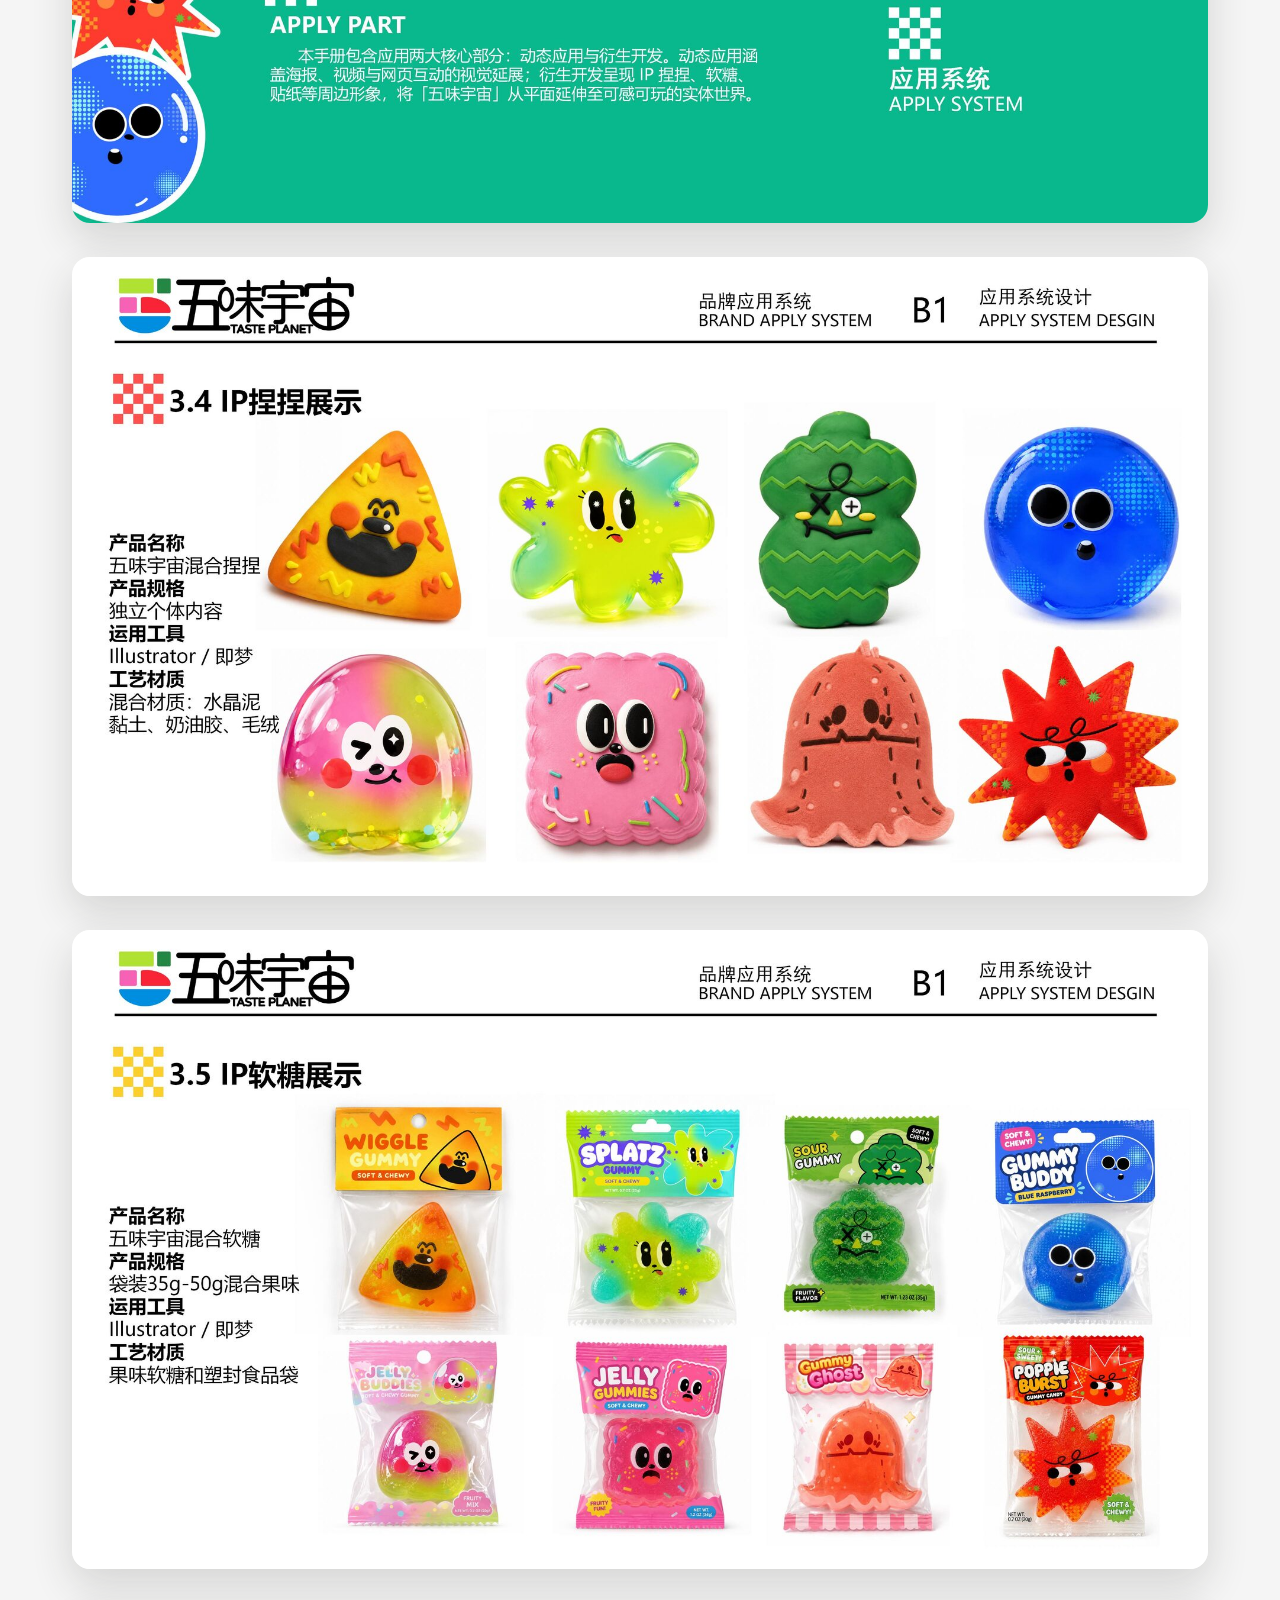
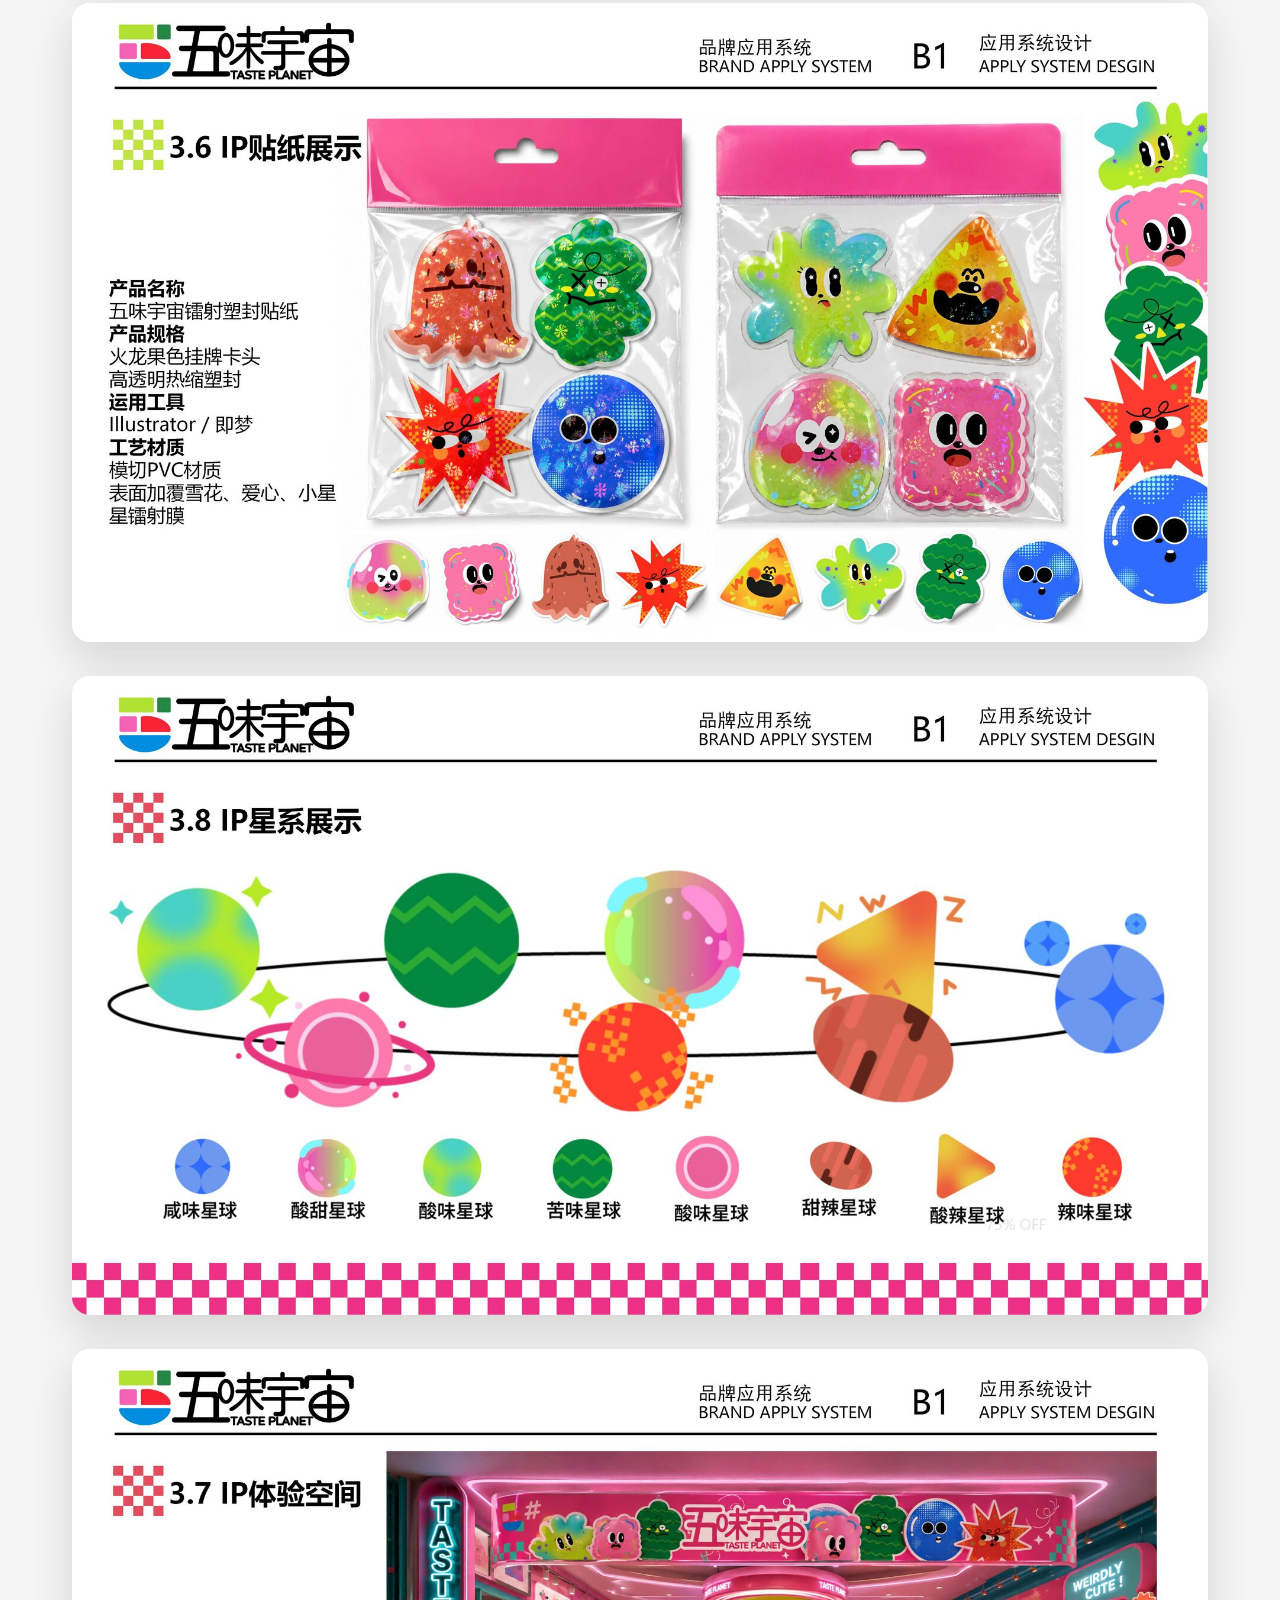
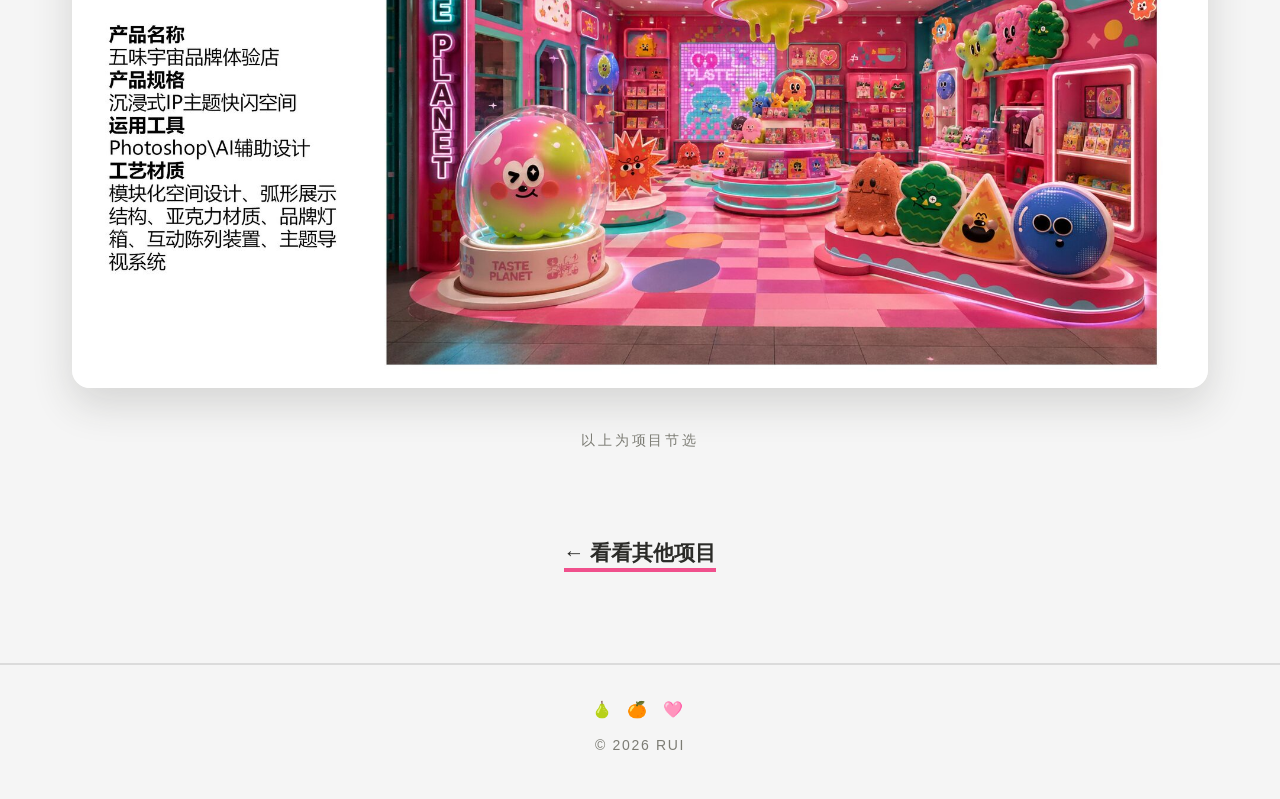
<file: site/wuwei.html>
<!DOCTYPE html>
<html lang="zh-CN">
<head>
<meta charset="UTF-8">
<meta name="viewport" content="width=device-width, initial-scale=1.0">
<title>五味宇宙 · RUI</title>
<link rel="stylesheet" href="style.css">
<style>
  /* 五味宇宙：白底 + 火龙果粉 + 青绿 */
  body.proj { --t: var(--pink); --teal: #0FB794; --n: "01"; }
  ::selection { background: var(--pink); color: #fff; }
  .playbtn {
    display: inline-flex; align-items: center; gap: 10px;
    margin-top: 30px; text-decoration: none;
    font-family: var(--round); font-size: 18px; font-weight: 800;
    color: #fff; background: var(--pink);
    border: 2.5px solid var(--ink); border-radius: 999px;
    padding: 13px 34px; letter-spacing: .08em;
    box-shadow: 5px 5px 0 var(--teal);
    transition: all .3s cubic-bezier(.4,.1,.3,1.4);
  }
  .playbtn:hover { transform: translateY(-4px) rotate(-1deg); box-shadow: 8px 8px 0 var(--teal); }
  .playbtn-teal { background: var(--teal); box-shadow: 5px 5px 0 var(--pink); margin-left: 14px; }
  .playbtn-teal:hover { transform: translateY(-4px) rotate(1deg); box-shadow: 8px 8px 0 var(--pink); }
  @media (max-width: 560px) { .playbtn-teal { margin-left: 0; margin-top: 14px; } }
</style>
</head>
<body class="proj">

<!-- 高饱和童趣色块在背景里游泳 -->
<div class="blobs" aria-hidden="true">
  <i style="width:340px;height:300px;background:var(--pink);top:-90px;right:-110px;--dx:-46px;--dy:60px;--dr:14deg;--dur:26s;--jdur:11s"></i>
  <i style="width:230px;height:210px;background:var(--teal);top:34%;left:-100px;--dx:56px;--dy:-70px;--dr:-12deg;--dur:22s;--jdur:9s"></i>
  <i style="width:150px;height:140px;background:var(--pink);bottom:26%;right:-40px;--dx:-40px;--dy:-46px;--dr:18deg;--dur:19s;--jdur:8s"></i>
  <i style="width:110px;height:100px;background:var(--teal);bottom:-30px;left:16%;--dx:34px;--dy:-40px;--dr:-16deg;--dur:17s;--jdur:7s"></i>
  <span class="dots" style="width:150px;height:110px;color:var(--pink);top:56%;left:6%;--dx:26px;--dy:-30px;--dur:28s"></span>
  <span class="dots" style="width:130px;height:100px;color:var(--teal);top:12%;left:38%;--dx:-24px;--dy:26px;--dur:24s"></span>
  <svg width="34" height="34" viewBox="0 0 34 34" style="top:70%;right:14%;--dx:-20px;--dy:-26px;--dur:15s">
    <path d="M17 4 L17 30 M4 17 L30 17" stroke="var(--pink)" stroke-width="3.5" stroke-linecap="round"/>
  </svg>
  <svg width="26" height="26" viewBox="0 0 34 34" style="top:24%;left:20%;--dx:18px;--dy:22px;--dur:18s">
    <path d="M17 4 L17 30 M4 17 L30 17" stroke="var(--teal)" stroke-width="3.5" stroke-linecap="round"/>
  </svg>
</div>

<header class="top">
  <div class="top-inner">
    <a class="brand" href="index.html">RUI</a>
    <nav class="mainnav">
      <a href="index.html">作品
        <svg width="46" height="8" viewBox="0 0 46 8"><path d="M2 5 Q 12 2, 23 5 T 44 4" fill="none" stroke="currentColor" stroke-width="2.5" stroke-linecap="round"/></svg>
      </a>
      <a href="about.html">关于我
        <svg width="60" height="8" viewBox="0 0 60 8"><path d="M2 5 Q 16 2, 30 5 T 58 4" fill="none" stroke="currentColor" stroke-width="2.5" stroke-linecap="round"/></svg>
      </a>
      <a href="about.html#contact">联系
        <svg width="46" height="8" viewBox="0 0 46 8"><path d="M2 5 Q 12 2, 23 5 T 44 4" fill="none" stroke="currentColor" stroke-width="2.5" stroke-linecap="round"/></svg>
      </a>
    </nav>
  </div>
</header>

<main>
  <section class="proj-hero wrap">
    <a class="backlink" href="index.html">← 回到作品列表</a>
    <h1>五味宇宙</h1>
    <p class="desc">以酸甜苦辣咸为原型的味觉角色与品牌系统</p>
    <div class="proj-info">
      <div><span>类型</span><b>品牌VI + IP设计</b></div>
      <div><span>主题色</span><b style="color:var(--pink)">火龙果粉 + 青绿</b></div>
      <div><span>产出</span><b>VI手册 + 展板 + 线上应用</b></div>
    </div>
    <a class="playbtn" href="https://poetic-mandazi-1594cb.netlify.app/" target="_blank" rel="noopener">
      ✦ 五味宇宙扭蛋机 · 点我玩
    </a>
    <a class="playbtn playbtn-teal" href="https://friendly-caramel-08cde3.netlify.app/" target="_blank" rel="noopener">
      ✦ 味觉宇宙星球站 · 逛一逛
    </a>
  </section>

  <section class="concept wrap">
    <h2>设计理念</h2>
    <p>本次“五味宇宙”海报设计与IP以“味觉即宇宙”的概念为核心，将酸、甜、苦、辣、咸转译为五个具有独立性格与能量属性的星体角色，构建出具象化的味觉想象空间。IP造型提取味觉对应的形态隐喻与表情特征，在保留抽象同时强化亲和力，使角色具备延展至文创与互动媒介的可能性。整体设计意图在于打破味觉仅作为生理感受的单一认知，将其转化为可被观看、记忆与情感投射的视觉系统，从而建立品牌化的味觉叙事空间。</p>
  </section>

  <section class="plates wrap">
    <figure><img src="images/wuwei/00.jpg" alt="五味宇宙 封面" loading="lazy"></figure>
    <figure><img src="images/wuwei/02.jpg" alt="五味宇宙 VI手册" loading="lazy"></figure>
    <figure><img src="images/wuwei/03.jpg" alt="五味宇宙 VI手册" loading="lazy"></figure>
    <figure><img src="images/wuwei/04.jpg" alt="五味宇宙 VI手册" loading="lazy"></figure>
    <figure><img src="images/wuwei/05.jpg" alt="五味宇宙 VI手册" loading="lazy"></figure>
    <figure><img src="images/wuwei/07.jpg" alt="五味宇宙 VI手册" loading="lazy"></figure>
    <figure><img src="images/wuwei/08.jpg" alt="五味宇宙 VI手册" loading="lazy"></figure>
    <figure><img src="images/wuwei/09.jpg" alt="五味宇宙 VI手册" loading="lazy"></figure>
    <figure><img src="images/wuwei/10.jpg" alt="五味宇宙 VI手册" loading="lazy"></figure>
    <figure><img src="images/wuwei/11.jpg" alt="五味宇宙 VI手册" loading="lazy"></figure>
    <figure><img src="images/wuwei/12.jpg" alt="五味宇宙 应用系统" loading="lazy"></figure>
    <figure><img src="images/wuwei/13.jpg" alt="五味宇宙 应用系统" loading="lazy"></figure>
    <figure><img src="images/wuwei/14.jpg" alt="五味宇宙 应用系统" loading="lazy"></figure>
    <figure><img src="images/wuwei/15.jpg" alt="五味宇宙 应用系统" loading="lazy"></figure>
    <figure><img src="images/wuwei/16.jpg" alt="五味宇宙 线上应用" loading="lazy"></figure>
    <figure><img src="images/wuwei/17.jpg" alt="五味宇宙 IP体验空间" loading="lazy"></figure>
    <p style="text-align:center;color:var(--graphite);font-size:14px;letter-spacing:.2em;margin-top:6px">以上为项目节选</p>
  </section>

  <div class="proj-next">
    <a href="index.html">← 看看其他项目</a>
  </div>
</main>

<footer class="foot">
  <div class="fruits">🍐 🍊 🩷</div>
  <div>© 2026 RUI</div>
</footer>

<script>
// 图片滚动一张张浮现
(function () {
  var items = document.querySelectorAll('.plates figure');
  if (!('IntersectionObserver' in window)) {
    items.forEach(function (el) { el.classList.add('show'); });
    return;
  }
  var io = new IntersectionObserver(function (entries) {
    entries.forEach(function (e) {
      if (e.isIntersecting) { e.target.classList.add('show'); io.unobserve(e.target); }
    });
  }, { threshold: 0.1 });
  items.forEach(function (el) { io.observe(el); });
})();
</script>

</body>
</html>
</file>
<file: site v6/style.css>
/* ============================================
   睿睿作品集 v2
   灰扑扑的铅笔世界是背景 · 作品天生带颜色
   ============================================ */

:root {
  --bg: #EDEDE8;          /* 灰扑扑素描纸 */
  --bg-line: #DCDCD4;     /* 背景铅笔线 */
  --ink: #2B2B28;
  --graphite: #7C7C74;
  --pink: #F0508C;        /* 五味宇宙 · 火龙果粉 */
  --orange: #F58220;      /* 赣南脐橙 · 橙 */
  --pear: #9DC23B;        /* 光合食研室 · 梨绿 */
  --blue: #5B9BD5;        /* 本科 · 品牌 */
  --purple: #9179C9;      /* 本科 · 界面 */
  --yellow: #E8B33D;      /* 本科 · 绘本 */
  --maxw: 1200px;
  --round: "Yuanti SC", "YouYuan", "幼圆", "PingFang SC", "Microsoft YaHei", sans-serif;
}

* { margin: 0; padding: 0; box-sizing: border-box; }
html { scroll-behavior: smooth; }

body {
  background-color: var(--bg);
  /* 背景铅笔斜线纹理 */
  background-image: url("data:image/svg+xml,%3Csvg xmlns='http://www.w3.org/2000/svg' width='140' height='140'%3E%3Cg stroke='%23DCDCD4' stroke-width='1.2' stroke-linecap='round' fill='none' opacity='.75'%3E%3Cpath d='M-10 40 q 35 -8 70 0 t 90 -4'/%3E%3Cpath d='M-10 105 q 40 6 80 -2 t 80 4'/%3E%3C/g%3E%3C/svg%3E");
  color: var(--ink);
  font-family: -apple-system, BlinkMacSystemFont, "PingFang SC", "MiSans",
    "HarmonyOS Sans SC", "Microsoft YaHei", "Noto Sans SC", sans-serif;
  font-size: 17px;
  line-height: 1.85;
  -webkit-font-smoothing: antialiased;
}

::selection { background: var(--pink); color: #fff; }
.wrap { max-width: var(--maxw); margin: 0 auto; padding: 0 32px; }

/* ============ 开场动画 ============ */
#intro {
  position: fixed; inset: 0; z-index: 200;
  background: var(--bg);
  display: flex; align-items: center; justify-content: center;
  flex-direction: column; gap: 22px;
  cursor: pointer;
  transition: opacity .6s ease, visibility .6s;
}
#intro.done { opacity: 0; visibility: hidden; pointer-events: none; }
#intro .draw path {
  stroke-dasharray: 600; stroke-dashoffset: 600;
  animation: drawline 1.6s ease forwards;
}
@keyframes drawline { to { stroke-dashoffset: 0; } }
#intro .splash { display: flex; gap: 14px; }
#intro .splash i {
  width: 20px; height: 20px; border-radius: 46% 54% 58% 42% / 52% 44% 56% 48%;
  transform: scale(0);
  animation: pop .5s cubic-bezier(.4,.1,.3,1.6) forwards;
}
#intro .splash i:nth-child(1) { background: var(--pear);   animation-delay: 1.5s; }
#intro .splash i:nth-child(2) { background: var(--orange); animation-delay: 1.7s; }
#intro .splash i:nth-child(3) { background: var(--pink);   animation-delay: 1.9s; }
@keyframes pop { to { transform: scale(1); } }
#intro .skip {
  font-size: 13px; color: var(--graphite); letter-spacing: .25em;
  opacity: 0; animation: fadein .8s 2.2s forwards;
}
@keyframes fadein { to { opacity: 1; } }

/* ============ 顶部导航 ============ */
header.top {
  position: sticky; top: 0; z-index: 100;
  background: rgba(237,237,232,.9);
  backdrop-filter: blur(12px);
  border-bottom: 2px solid var(--bg-line);
}
.top-inner {
  max-width: var(--maxw); margin: 0 auto; padding: 20px 32px;
  display: flex; align-items: center; justify-content: space-between;
}
.brand {
  font-family: var(--round);
  font-weight: 800; font-size: 26px; letter-spacing: .1em;
  color: var(--ink); text-decoration: none;
}
.brand:hover { color: var(--pink); }
nav.mainnav { display: flex; gap: 36px; }
nav.mainnav a {
  color: var(--ink); text-decoration: none;
  font-size: 17px; font-weight: 700; letter-spacing: .1em;
  position: relative; transition: color .25s;
}
nav.mainnav a svg {
  position: absolute; left: 50%; bottom: -10px; transform: translateX(-50%) scaleX(0);
  transition: transform .3s cubic-bezier(.5,.1,.3,1.3);
}
nav.mainnav a:hover { color: var(--nav-c, var(--pink)); }
nav.mainnav a:hover svg { transform: translateX(-50%) scaleX(1); }
nav.mainnav a:nth-child(1) { --nav-c: var(--pink); }
nav.mainnav a:nth-child(2) { --nav-c: var(--pear); }
nav.mainnav a:nth-child(3) { --nav-c: var(--orange); }

/* ============ 首屏即作品 ============ */
.works-open { padding: 54px 0 8px; }
.works-open .hi {
  font-family: var(--round);
  font-size: clamp(20px, 2.6vw, 26px);
  color: var(--graphite); letter-spacing: .15em;
  display: flex; align-items: center; gap: 14px;
}
.works-open .hi::after {
  content: ""; flex: 1; height: 2px;
  background: repeating-linear-gradient(90deg, var(--bg-line) 0 10px, transparent 10px 18px);
}

/* ============ 作品长卷 ============ */
.feed { padding: 30px 0 40px; display: flex; flex-direction: column; gap: 90px; }

.work {
  display: grid; grid-template-columns: 1.5fr 1fr; gap: 48px; align-items: center;
  text-decoration: none; color: var(--ink);
}
/* 图和文字错开时间进场：图先滑进来带回正，文字随后跟上 */
.work .shot {
  opacity: 0; transform: translateY(110px) scale(.94) rotate(1.2deg);
  transition: opacity .9s ease, transform .9s cubic-bezier(.22,.9,.3,1.05);
}
.work:nth-child(even) .shot { transform: translateY(110px) scale(.94) rotate(-1.2deg); }
.work .info {
  opacity: 0; transform: translateY(70px);
  transition: opacity .8s ease .18s, transform .8s cubic-bezier(.22,.9,.3,1.05) .18s;
}
.work.show .shot, .work.show .info { opacity: 1; transform: none; }
.work:nth-child(even) { grid-template-columns: 1fr 1.5fr; }
.work:nth-child(even) .shot { order: 2; }
.work:nth-child(even) .info { order: 1; text-align: right; }
.work:nth-child(even) .info .tagline { justify-content: flex-end; }

.work .shot {
  position: relative; border-radius: 20px; overflow: visible;
}
.work .shot img {
  width: 100%; display: block; border-radius: 20px;
  box-shadow: 0 14px 34px rgba(43,43,40,.13);
  transition: transform .45s cubic-bezier(.4,.1,.3,1.4), box-shadow .45s;
}
.work:hover .shot img {
  transform: translateY(-8px) rotate(-.6deg);
  box-shadow: 0 22px 44px rgba(43,43,40,.18);
}
/* 主题色大色块躲在作品后面，hover探出 */
.work .shot::before {
  content: ""; position: absolute; z-index: -1;
  inset: 14px -14px -14px 14px;
  background: var(--c);
  border-radius: 24px; opacity: 0;
  transform: scale(.92);
  transition: all .45s cubic-bezier(.4,.1,.3,1.3);
}
.work:hover .shot::before { opacity: .9; transform: none; }

.work .info h3 {
  font-family: var(--round);
  font-size: clamp(26px, 3.4vw, 38px); font-weight: 800; letter-spacing: .06em;
  display: inline-block; position: relative; transition: color .3s;
}
.work:hover .info h3 { color: var(--c); }
.work .info .tagline {
  display: flex; align-items: center; gap: 10px;
  margin-top: 8px; color: var(--graphite); font-size: 16px; letter-spacing: .1em;
}
.work .info .chip {
  display: inline-block; margin-top: 18px;
  font-size: 14px; font-weight: 700; letter-spacing: .2em;
  color: var(--c); border: 2px solid var(--c); border-radius: 999px;
  padding: 6px 20px; transition: all .3s;
}
.work:hover .info .chip { background: var(--c); color: #fff; }

/* 待补图占位 */
.work .shot.ph {
  aspect-ratio: 16/10;
  border: 2.5px dashed var(--graphite);
  border-radius: 20px;
  display: flex; flex-direction: column; align-items: center; justify-content: center;
  gap: 12px; color: var(--graphite);
  background: rgba(255,255,255,.45);
  transition: border-color .3s, color .3s;
}
.work:hover .shot.ph { border-color: var(--c); color: var(--c); }
.work .shot.ph span { font-family: var(--round); font-size: 15px; letter-spacing: .3em; }

.w-pink   { --c: var(--pink); }
.w-orange { --c: var(--orange); }
.w-pear   { --c: var(--pear); }
.w-blue   { --c: var(--blue); }
.w-purple { --c: var(--purple); }
.w-yellow { --c: var(--yellow); }

/* ============ 火箭发射台 ============ */
.launchpad {
  text-align: center; padding: 70px 0 90px; position: relative;
}
.launchpad p {
  font-family: var(--round); color: var(--graphite);
  letter-spacing: .25em; margin-bottom: 18px; font-size: 16px;
}
#rocket {
  background: none; border: none; cursor: pointer;
  transition: transform .3s;
  padding: 10px;
}
#rocket:hover { transform: translateY(-6px) rotate(-3deg); }
#rocket:focus-visible { outline: 3px solid var(--ink); outline-offset: 4px; border-radius: 12px; }
#rocket.fly {
  animation: liftoff 1s cubic-bezier(.6,-0.2,.9,.4) forwards;
}
@keyframes liftoff {
  0%   { transform: translateY(0) rotate(0); opacity: 1; }
  15%  { transform: translateY(6px) rotate(-2deg); }
  100% { transform: translateY(-92vh) rotate(2deg); opacity: 0; }
}
#rocket .flame { opacity: 0; }
#rocket.fly .flame { opacity: 1; animation: flick .12s infinite alternate; }
@keyframes flick { from { transform: scaleY(.8); } to { transform: scaleY(1.25); } }

footer.foot {
  border-top: 2px solid var(--bg-line);
  padding: 30px 0 40px; text-align: center;
  color: var(--graphite); font-size: 14px; letter-spacing: .12em;
}
.foot .fruits { font-size: 16px; letter-spacing: .35em; margin-bottom: 8px; }
.foot a { color: var(--graphite); }

/* ============ 关于我页面 ============ */
.about-hero { padding: 80px 0 30px; text-align: center; }

/* 头像框：等大王画的小人 */
.avatar-slot {
  width: 190px; height: 190px; margin: 0 auto 34px;
  border: 3px dashed var(--graphite);
  border-radius: 46% 54% 58% 42% / 52% 44% 56% 48%;
  display: flex; flex-direction: column; align-items: center; justify-content: center;
  gap: 8px; color: var(--graphite);
  font-family: var(--round); font-size: 14px; letter-spacing: .2em;
  background: rgba(255,255,255,.5);
  transition: all .35s;
}
.avatar-slot:hover { border-color: var(--pink); color: var(--pink); transform: rotate(-2deg); }
.avatar-slot img { width: 100%; height: 100%; object-fit: cover; border-radius: inherit; }

.about-intro {
  font-family: var(--round);
  font-size: clamp(20px, 2.8vw, 28px);
  line-height: 2.1; letter-spacing: .06em;
  max-width: 760px; margin: 0 auto;
}
.about-intro .w {
  display: inline-block; transition: all .22s; cursor: default;
  transform: rotate(var(--tilt, 0deg));
}
.about-intro .w:hover {
  color: var(--hc, var(--pink)); font-weight: 800;
  transform: rotate(var(--tilt, 0deg)) scale(1.12);
}
.about-doodleline { margin: 26px auto 0; display: block; }

/* 技能在下面 */
.skills { padding: 60px 0 80px; }
.skills h2 {
  font-family: var(--round); text-align: center;
  font-size: 26px; letter-spacing: .3em; margin-bottom: 40px;
}
.skill-row {
  display: grid; grid-template-columns: repeat(4, 1fr); gap: 24px;
  max-width: 900px; margin: 0 auto;
}
.skill {
  background: rgba(255,255,255,.65);
  border: 2px solid var(--ink); border-radius: 18px;
  padding: 26px 18px; text-align: center;
  box-shadow: 4px 4px 0 var(--bg-line);
  transition: all .3s;
}
.skill:hover {
  transform: translateY(-6px) rotate(-1deg);
  box-shadow: 6px 6px 0 var(--sc, var(--pink));
  border-color: var(--sc, var(--pink));
}
.skill b { font-family: var(--round); font-size: 19px; display: block; }
.skill span { font-size: 14px; color: var(--graphite); letter-spacing: .1em; }

.contact-strip { text-align: center; padding: 30px 0 90px; }
.contact-strip p { font-family: var(--round); color: var(--graphite); letter-spacing: .2em; margin-bottom: 20px; }
.mailbtn {
  display: inline-block; text-decoration: none; color: var(--ink);
  font-family: var(--round); font-size: 19px; font-weight: 700;
  border: 2.5px solid var(--ink); border-radius: 999px;
  padding: 14px 44px; letter-spacing: .06em;
  background: rgba(255,255,255,.7);
  box-shadow: 5px 5px 0 var(--bg-line);
  transition: all .3s;
}
.mailbtn:hover { box-shadow: 7px 7px 0 var(--pink); transform: translateY(-4px); }

/* ============ 项目详情页（白底 + 高饱和色块漂浮） ============ */
body.proj {
  background-color: #FFFFFF;
  background-image: none;
}
body.proj header.top { background: rgba(255,255,255,.9); border-color: #EFEFEA; }

/* 童趣色块：硬边缘、高饱和、慢慢游动+果冻蠕动 */
.blobs {
  position: fixed; inset: 0; z-index: -1; overflow: hidden; pointer-events: none;
}
.blobs i {
  position: absolute; display: block;
  border-radius: 46% 54% 58% 42% / 52% 44% 56% 48%;
  animation:
    drift var(--dur, 22s) ease-in-out infinite alternate,
    jelly var(--jdur, 9s) ease-in-out infinite alternate;
}
@keyframes drift {
  from { transform: translate(0, 0) rotate(0deg); }
  to   { transform: translate(var(--dx, 40px), var(--dy, -50px)) rotate(var(--dr, 10deg)); }
}
@keyframes jelly {
  0%   { border-radius: 46% 54% 58% 42% / 52% 44% 56% 48%; }
  50%  { border-radius: 58% 42% 44% 56% / 44% 58% 42% 56%; }
  100% { border-radius: 42% 58% 52% 48% / 56% 46% 54% 44%; }
}
/* 波点小装饰 */
.blobs .dots {
  position: absolute; border-radius: 0; animation: drift var(--dur, 26s) ease-in-out infinite alternate;
  background-image: radial-gradient(currentColor 2.6px, transparent 3px);
  background-size: 18px 18px;
}
/* 手绘十字星 */
.blobs svg { position: absolute; animation: drift var(--dur, 20s) ease-in-out infinite alternate; }

.proj-hero { padding: 76px 0 44px; }
.backlink {
  display: inline-flex; align-items: center; gap: 10px;
  color: var(--graphite); text-decoration: none; font-size: 16px; font-weight: 700;
  letter-spacing: .12em; margin-bottom: 40px; transition: all .25s;
}
.backlink:hover { color: var(--t); gap: 16px; }
.proj-hero h1 {
  font-family: var(--round);
  font-size: clamp(36px, 6vw, 60px); font-weight: 900; letter-spacing: .06em;
  color: var(--t);
}
.proj-hero .desc { margin-top: 20px; max-width: 640px; color: #4A4A45; font-size: 17.5px; }
.proj-info { display: flex; gap: 46px; margin-top: 30px; flex-wrap: wrap; }
.proj-info div span { display: block; font-size: 13px; letter-spacing: .25em; color: var(--graphite); }
.proj-info div b { font-size: 17px; font-weight: 800; }

.plates { padding-bottom: 70px; display: flex; flex-direction: column; gap: 34px; }
.plates figure {
  margin: 0; border-radius: 18px; overflow: hidden;
  box-shadow: 0 16px 40px rgba(43,43,40,.16);
  opacity: 0; transform: translateY(50px);
  transition: opacity .8s ease, transform .8s cubic-bezier(.3,.1,.2,1);
}
.plates figure.show { opacity: 1; transform: none; }
.plates img { width: 100%; display: block; }

.proj-next { text-align: center; padding: 10px 0 90px; }
.proj-next a {
  font-family: var(--round);
  color: var(--ink); text-decoration: none; font-weight: 800; font-size: 21px;
  border-bottom: 4px solid var(--t); padding-bottom: 4px; transition: color .25s;
}
.proj-next a:hover { color: var(--t); }

/* ============ 响应式 ============ */
@media (max-width: 900px) {
  .work, .work:nth-child(even) { grid-template-columns: 1fr; gap: 22px; }
  .work:nth-child(even) .shot { order: 0; }
  .work:nth-child(even) .info { order: 1; text-align: left; }
  .work:nth-child(even) .info .tagline { justify-content: flex-start; }
  .skill-row { grid-template-columns: 1fr 1fr; }
  .feed { gap: 64px; }
}
@media (max-width: 560px) {
  body { font-size: 16px; }
  nav.mainnav { gap: 20px; }
  nav.mainnav a { font-size: 15px; }
  .brand { font-size: 22px; }
}

@media (prefers-reduced-motion: reduce) {
  * { transition: none !important; animation: none !important; }
  html { scroll-behavior: auto; }
  .work, .plates figure { opacity: 1 !important; transform: none !important; }
  #intro { display: none; }
}
</file>
<file: site/style.css>
/* ============================================
   睿睿作品集
   珍珠白 #F5F5F5 是全站底色（完全中性，不与任何作品色相冲突）
   颜色由五个作品轮流提供：编号、按钮、项目页顶栏都穿各自的主题色
   ============================================ */

:root {
  --bg: #F5F5F5;          /* 珍珠白 · R=G=B 完全中性，不带色相，冷暖作品都不会浊 */
  --bg-line: #DBDBDB;     /* 背景铅笔线 · 同样中性 */
  --ink: #2B2B28;
  --graphite: #7C7C74;
  --pink: #F0508C;        /* 五味宇宙 · 火龙果粉 */
  --orange: #F58220;      /* 赣南脐橙 · 橙 */
  --pear: #9DC23B;        /* 光合食研室 · 梨绿 */
  --blue: #5B9BD5;        /* 本科 · 品牌 */
  --purple: #9179C9;      /* 本科 · 界面 */
  --yellow: #E8B33D;      /* 本科 · 绘本 */
  --maxw: 1200px;
  /* 全站统一苹方系。原来标题用的是圆体栈（Yuanti SC / 幼圆），
     那几款字体各系统装的不一样，尤其数字会掉到别的字体上，所以撤掉。 */
  --round: "PingFang SC", "HarmonyOS Sans SC", "MiSans", "Microsoft YaHei",
           "Noto Sans SC", sans-serif;
}

/* 圆体数字（M PLUS Rounded 1c，SIL 开源字体，仅截取 0–9，1.4KB）
   只用在项目编号上，让数字圆润饱满；中文一律走苹方。 */
@font-face {
  font-family: "RoundNum";
  src: url("fonts/rounded-num.woff2") format("woff2");
  font-weight: 800; font-style: normal; font-display: swap;
  unicode-range: U+0030-0039;
}

* { margin: 0; padding: 0; box-sizing: border-box; }
html { scroll-behavior: smooth; }

body {
  background-color: var(--bg);
  /* 背景涂鸦：1080px 大块平铺，图案疏、种类多，重复周期长到不易被察觉
     （旧版是 140px 小块，一屏要盖一百多遍，所以显得粗糙） */
  background-image: url("images/doodle.svg");
  background-size: 1080px 1080px;
  color: var(--ink);
  font-family: -apple-system, BlinkMacSystemFont, "PingFang SC", "MiSans",
    "HarmonyOS Sans SC", "Microsoft YaHei", "Noto Sans SC", sans-serif;
  font-size: 17px;
  line-height: 1.85;
  -webkit-font-smoothing: antialiased;
}

::selection { background: var(--pink); color: #fff; }
.wrap { max-width: var(--maxw); margin: 0 auto; padding: 0 32px; }

/* ============ 开场动画 ============ */
#intro {
  position: fixed; inset: 0; z-index: 200;
  background: var(--bg);
  display: flex; align-items: center; justify-content: center;
  flex-direction: column; gap: 22px;
  cursor: pointer;
  transition: opacity .6s ease, visibility .6s;
}
#intro.done { opacity: 0; visibility: hidden; pointer-events: none; }
#intro .draw path {
  stroke-dasharray: 600; stroke-dashoffset: 600;
  animation: drawline 1.6s ease forwards;
}
@keyframes drawline { to { stroke-dashoffset: 0; } }
#intro .splash { display: flex; gap: 14px; }
#intro .splash i {
  width: 20px; height: 20px; border-radius: 46% 54% 58% 42% / 52% 44% 56% 48%;
  transform: scale(0);
  animation: pop .5s cubic-bezier(.4,.1,.3,1.6) forwards;
}
#intro .splash i:nth-child(1) { background: var(--pear);   animation-delay: 1.5s; }
#intro .splash i:nth-child(2) { background: var(--orange); animation-delay: 1.7s; }
#intro .splash i:nth-child(3) { background: var(--pink);   animation-delay: 1.9s; }
@keyframes pop { to { transform: scale(1); } }
#intro .skip {
  font-size: 13px; color: var(--graphite); letter-spacing: .25em;
  opacity: 0; animation: fadein .8s 2.2s forwards;
}
@keyframes fadein { to { opacity: 1; } }

/* ============ 顶部导航 ============ */
header.top {
  position: sticky; top: 0; z-index: 100;
  background: rgba(245,245,245,.9);
  backdrop-filter: blur(12px);
  border-bottom: 2px solid var(--bg-line);
}
.top-inner {
  max-width: var(--maxw); margin: 0 auto; padding: 20px 32px;
  display: flex; align-items: center; justify-content: space-between;
}
.brand {
  font-family: var(--round);
  font-weight: 800; font-size: 26px; letter-spacing: .1em;
  color: var(--ink); text-decoration: none;
}
.brand:hover { color: var(--pink); }
nav.mainnav { display: flex; gap: 36px; }
nav.mainnav a {
  color: var(--ink); text-decoration: none;
  font-size: 17px; font-weight: 700; letter-spacing: .1em;
  position: relative; transition: color .25s;
}
nav.mainnav a svg {
  position: absolute; left: 50%; bottom: -10px; transform: translateX(-50%) scaleX(0);
  transition: transform .3s cubic-bezier(.5,.1,.3,1.3);
}
nav.mainnav a:hover { color: var(--nav-c, var(--pink)); }
nav.mainnav a:hover svg { transform: translateX(-50%) scaleX(1); }
nav.mainnav a:nth-child(1) { --nav-c: var(--pink); }
nav.mainnav a:nth-child(2) { --nav-c: var(--pear); }
nav.mainnav a:nth-child(3) { --nav-c: var(--orange); }

/* ============ 首屏即作品 ============ */
.works-open { padding-top: 54px; padding-bottom: 8px; }
.works-open .hi {
  font-family: var(--round);
  font-size: clamp(20px, 2.6vw, 26px);
  color: var(--graphite); letter-spacing: .15em;
  display: flex; align-items: center; gap: 14px;
}
.works-open .hi::after {
  content: ""; flex: 1; height: 2px;
  background: repeating-linear-gradient(90deg, var(--bg-line) 0 10px, transparent 10px 18px);
}

/* ============ 作品长卷 ============ */
.feed { counter-reset: workno; padding-top: 30px; padding-bottom: 40px; display: flex; flex-direction: column; gap: 90px; }

.work {
  display: grid; grid-template-columns: 1.5fr 1fr; gap: 48px; align-items: center;
  text-decoration: none; color: var(--ink);
}
/* 图和文字错开时间进场：图先滑进来带回正，文字随后跟上 */
.work .shot {
  opacity: 0; transform: translateY(110px) scale(.94) rotate(1.2deg);
  transition: opacity .9s ease, transform .9s cubic-bezier(.22,.9,.3,1.05);
}
.work:nth-child(even) .shot { transform: translateY(110px) scale(.94) rotate(-1.2deg); }
.work .info {
  opacity: 0; transform: translateY(70px);
  transition: opacity .8s ease .18s, transform .8s cubic-bezier(.22,.9,.3,1.05) .18s;
}
.work.show .shot, .work.show .info { opacity: 1; transform: none; }
.work:nth-child(even) { grid-template-columns: 1fr 1.5fr; }
.work:nth-child(even) .shot { order: 2; }
.work:nth-child(even) .info { order: 1; text-align: right; }
.work:nth-child(even) .info .tagline { justify-content: flex-end; }

.work .shot {
  position: relative; border-radius: 20px; overflow: visible;
}
.work .shot img {
  width: 100%; display: block; border-radius: 20px;
  /* 首页封面统一 16:9：后两个项目原图是A4横版(1.40)，比前三个厚一截。
     这里只裁首页缩略图，项目页里的大图不受影响，仍是完整A4。 */
  aspect-ratio: 16 / 9; object-fit: cover;
  box-shadow: 0 14px 34px rgba(43,43,40,.13);
  transition: transform .45s cubic-bezier(.4,.1,.3,1.4), box-shadow .45s;
}
/* 界面设计封面：上方是装饰圆圈、右下角有整只手机，所以裁切位置往下偏，
   多切上面、少切下面，保住手机不被削掉。绘本设计用默认居中即可。 */
.work .shot img[src*="jiemian"] { object-position: center 75%; }
.work:hover .shot img {
  transform: translateY(-8px) rotate(-.6deg);
  box-shadow: 0 22px 44px rgba(43,43,40,.18);
}
/* 主题色大色块躲在作品后面，hover探出 */
.work .shot::before {
  content: ""; position: absolute; z-index: -1;
  inset: 14px -14px -14px 14px;
  background: var(--c);
  border-radius: 24px; opacity: 0;
  transform: scale(.92);
  transition: all .45s cubic-bezier(.4,.1,.3,1.3);
}
.work:hover .shot::before { opacity: .9; transform: none; }

/* 项目编号：大号数字穿主题色，当作文字头，给珍珠白底子立起一层色彩节奏 */
.work .info h3::before {
  counter-increment: workno;
  content: counter(workno, decimal-leading-zero);
  display: block; font-family: "RoundNum", var(--round);
  font-size: clamp(30px, 3.3vw, 44px); font-weight: 800; line-height: 1;
  color: var(--c); letter-spacing: .04em; margin-bottom: 2px;
}
.work .info h3 {
  font-family: var(--round);
  font-size: clamp(30px, 3.9vw, 44px); font-weight: 800; letter-spacing: .06em;
  display: inline-block; position: relative; transition: color .3s;
}
.work:hover .info h3 { color: var(--c); }
.work .info .tagline {
  display: flex; align-items: center; gap: 10px;
  margin-top: 8px; color: var(--ink); font-size: 16px; font-weight: 700; letter-spacing: .06em;
}
.work .info .brief {
  margin-top: 6px; max-width: 21em;
  color: var(--graphite); font-size: 15.5px; line-height: 1.7;
}
.work:nth-child(even) .info .brief { margin-left: auto; }
.work .info .chip {
  display: inline-block; margin-top: 18px;
  font-size: 14px; font-weight: 700; letter-spacing: .2em;
  color: #fff; background: var(--c);
  border: 2px solid var(--c); border-radius: 999px;
  padding: 7px 22px; transition: all .3s;
}
.work:hover .info .chip { background: transparent; color: var(--c); }

/* 待补图占位 */
.work .shot.ph {
  aspect-ratio: 16/10;
  border: 2.5px dashed var(--graphite);
  border-radius: 20px;
  display: flex; flex-direction: column; align-items: center; justify-content: center;
  gap: 12px; color: var(--graphite);
  background: rgba(255,255,255,.45);
  transition: border-color .3s, color .3s;
}
.work:hover .shot.ph { border-color: var(--c); color: var(--c); }
.work .shot.ph span { font-family: var(--round); font-size: 15px; letter-spacing: .3em; }

.w-pink   { --c: var(--pink); }
.w-orange { --c: var(--orange); }
.w-pear   { --c: var(--pear); }
.w-blue   { --c: var(--blue); }
.w-purple { --c: var(--purple); }
.w-yellow { --c: var(--yellow); }

/* ============ 火箭发射台 ============ */
.launchpad {
  text-align: center; padding: 70px 0 90px; position: relative;
}
.launchpad p {
  font-family: var(--round); color: var(--graphite);
  letter-spacing: .25em; margin-bottom: 18px; font-size: 16px;
}
#rocket {
  background: none; border: none; cursor: pointer;
  transition: transform .3s;
  padding: 10px;
}
#rocket:hover { transform: translateY(-6px) rotate(-3deg); }
#rocket:focus-visible { outline: 3px solid var(--ink); outline-offset: 4px; border-radius: 12px; }
#rocket.fly {
  animation: liftoff 1s cubic-bezier(.6,-0.2,.9,.4) forwards;
}
@keyframes liftoff {
  0%   { transform: translateY(0) rotate(0); opacity: 1; }
  15%  { transform: translateY(6px) rotate(-2deg); }
  100% { transform: translateY(-92vh) rotate(2deg); opacity: 0; }
}
#rocket .flame { opacity: 0; }
#rocket.fly .flame { opacity: 1; animation: flick .12s infinite alternate; }
@keyframes flick { from { transform: scaleY(.8); } to { transform: scaleY(1.25); } }

footer.foot {
  border-top: 2px solid var(--bg-line);
  padding: 30px 0 40px; text-align: center;
  color: var(--graphite); font-size: 14px; letter-spacing: .12em;
}
.foot .fruits { font-size: 16px; letter-spacing: .35em; margin-bottom: 8px; }
.foot a { color: var(--graphite); }

/* ============ 关于我页面 ============ */
.about-hero { padding-top: 80px; padding-bottom: 30px; text-align: center; }

/* 头像框：等大王画的小人 */
.avatar-slot {
  width: 190px; height: 190px; margin: 0 auto 34px;
  border: 3px dashed var(--graphite);
  border-radius: 46% 54% 58% 42% / 52% 44% 56% 48%;
  display: flex; flex-direction: column; align-items: center; justify-content: center;
  gap: 8px; color: var(--graphite);
  font-family: var(--round); font-size: 14px; letter-spacing: .2em;
  background: rgba(255,255,255,.5);
  transition: all .35s;
}
.avatar-slot:hover { border-color: var(--pink); color: var(--pink); transform: rotate(-2deg); }
.avatar-slot img { width: 100%; height: 100%; object-fit: cover; border-radius: inherit; }

.about-intro {
  font-family: var(--round);
  font-size: clamp(20px, 2.8vw, 28px);
  line-height: 2.1; letter-spacing: .06em;
  max-width: 760px; margin: 0 auto;
}
.about-intro .w {
  display: inline-block; transition: all .22s; cursor: default;
  transform: rotate(var(--tilt, 0deg));
}
.about-intro .w:hover {
  color: var(--hc, var(--pink)); font-weight: 800;
  transform: rotate(var(--tilt, 0deg)) scale(1.12);
}
.about-doodleline { margin: 26px auto 0; display: block; }

/* 技能在下面 */
/* 履历：整页是居中轴线，履历也跟着居中、纵向堆叠。
   （原来是左对齐两栏，奖项内容一多就把教育背景挤到角落，跟全页节奏也对不上） */
.resume { padding-top: 46px; padding-bottom: 10px; text-align: center; }
.resume h2 {
  font-family: var(--round); font-size: 26px;
  letter-spacing: .3em; margin-bottom: 34px;
}
.resume-row { margin-bottom: 26px; }
.resume-row span {
  display: block; font-size: 13px; letter-spacing: .25em;
  color: var(--graphite); margin-bottom: 8px;
}
.resume-row b { display: block; font-size: 16px; font-weight: 700; line-height: 1.95; }
/* 实践经历：条目名下面挂一行说明，说明比条目名浅一档、小一档 */
.resume-row i {
  display: block; font-style: normal;
  max-width: 660px; margin: 2px auto 18px;
  font-size: 15px; line-height: 1.8; color: var(--graphite);
}
.resume-row i:last-child { margin-bottom: 0; }

/* 彩蛋：页脚一个小点，点开才有 */
.egg { margin-top: 18px; }
.egg summary {
  list-style: none; cursor: pointer;
  width: 8px; height: 8px; margin: 0 auto;
  border-radius: 50%; background: var(--bg-line);
  transition: background .3s, transform .3s;
}
.egg summary::-webkit-details-marker { display: none; }
.egg summary:hover { background: var(--pink); transform: scale(1.5); }
.egg[open] summary { background: var(--pink); }
.egg p {
  margin-top: 14px; font-size: 14px; line-height: 1.9;
  color: var(--graphite); letter-spacing: .06em;
}

.skills { padding-top: 44px; padding-bottom: 80px; }
.skills h2 {
  font-family: var(--round); text-align: center;
  font-size: 26px; letter-spacing: .3em; margin-bottom: 40px;
}
.skill-row {
  display: flex; flex-wrap: wrap; justify-content: center; gap: 22px;
  max-width: 940px; margin: 0 auto;
}
.skill {
  flex: 0 1 200px;
  background: rgba(255,255,255,.65);
  border: 2px solid var(--ink); border-radius: 18px;
  padding: 26px 18px; text-align: center;
  box-shadow: 4px 4px 0 var(--bg-line);
  transition: all .3s;
}
.skill:hover {
  transform: translateY(-6px) rotate(-1deg);
  box-shadow: 6px 6px 0 var(--sc, var(--pink));
  border-color: var(--sc, var(--pink));
}
.skill b { font-family: var(--round); font-size: 19px; display: block; }
.skill span { font-size: 14px; color: var(--graphite); letter-spacing: .1em; }

.contact-strip { text-align: center; padding: 30px 0 90px; }
.contact-strip p { font-family: var(--round); color: var(--graphite); letter-spacing: .2em; margin-bottom: 20px; }
.mailbtn {
  display: inline-block; text-decoration: none; color: var(--ink);
  font-family: var(--round); font-size: 19px; font-weight: 700;
  border: 2.5px solid var(--ink); border-radius: 999px;
  padding: 14px 44px; letter-spacing: .06em;
  background: rgba(255,255,255,.7);
  box-shadow: 5px 5px 0 var(--bg-line);
  transition: all .3s;
}
.mailbtn:hover { box-shadow: 7px 7px 0 var(--pink); transform: translateY(-4px); }

/* ============ 项目详情页（白底 + 高饱和色块漂浮） ============ */
body.proj {
  background-color: #F5F5F5;
  background-image: none;
}
/* 项目页顶部横条穿上该项目的主题色；首页与关于我保持中性珍珠白 */
body.proj header.top {
  background: var(--t);
  /* 分界用同色深一档，而不是黑线——黑线会从彩条里跳出来 */
  border-bottom: 2px solid rgba(0,0,0,.18);
  backdrop-filter: none;
}
body.proj header.top .brand,
body.proj header.top nav.mainnav a { color: var(--ink); }
body.proj header.top .brand:hover,
body.proj header.top nav.mainnav a:hover { color: #fff; }

/* 童趣色块：硬边缘、高饱和、慢慢游动+果冻蠕动 */
.blobs {
  position: fixed; inset: 0; z-index: -1; overflow: hidden; pointer-events: none;
}
.blobs i {
  position: absolute; display: block;
  border-radius: 46% 54% 58% 42% / 52% 44% 56% 48%;
  animation:
    drift var(--dur, 22s) ease-in-out infinite alternate,
    jelly var(--jdur, 9s) ease-in-out infinite alternate;
}
@keyframes drift {
  from { transform: translate(0, 0) rotate(0deg); }
  to   { transform: translate(var(--dx, 40px), var(--dy, -50px)) rotate(var(--dr, 10deg)); }
}
@keyframes jelly {
  0%   { border-radius: 46% 54% 58% 42% / 52% 44% 56% 48%; }
  50%  { border-radius: 58% 42% 44% 56% / 44% 58% 42% 56%; }
  100% { border-radius: 42% 58% 52% 48% / 56% 46% 54% 44%; }
}
/* 波点小装饰 */
.blobs .dots {
  position: absolute; border-radius: 0; animation: drift var(--dur, 26s) ease-in-out infinite alternate;
  background-image: radial-gradient(currentColor 2.6px, transparent 3px);
  background-size: 18px 18px;
}
/* 手绘十字星 */
.blobs svg { position: absolute; animation: drift var(--dur, 20s) ease-in-out infinite alternate; }

.proj-hero { padding-top: 76px; padding-bottom: 44px; }
/* 项目页文字头：编号用该项目主题色，与首页的编号一一对应 */
.proj-hero h1::before {
  content: var(--n, "");
  display: block; font-family: "RoundNum", var(--round);
  font-size: clamp(32px, 4.2vw, 52px); font-weight: 800; line-height: 1;
  color: var(--t); letter-spacing: .04em; margin-bottom: 2px;
}
.backlink {
  display: inline-flex; align-items: center; gap: 10px;
  color: var(--graphite); text-decoration: none; font-size: 16px; font-weight: 700;
  letter-spacing: .12em; margin-bottom: 40px; transition: all .25s;
}
.backlink:hover { color: var(--t); gap: 16px; }
.proj-hero h1 {
  font-family: var(--round);
  font-size: clamp(36px, 6vw, 60px); font-weight: 900; letter-spacing: .06em;
  color: var(--t);
}
/* 副标题：只有一句话，紧贴项目名，字号跟正文同级。
   （一句话的东西不该占最大字号——那是给有实质内容的导语用的） */
.proj-hero .desc {
  margin-top: 6px; max-width: 680px;
  color: var(--graphite); font-size: 17px; line-height: 1.7;
}
.proj-info { display: flex; gap: 46px; margin-top: 30px; flex-wrap: wrap; }
.proj-info div span { display: block; font-size: 13px; letter-spacing: .25em; color: var(--graphite); }
.proj-info div b { font-size: 16px; font-weight: 800; }

/* 设计理念：放在作品长图之前，让人先知道要看什么再去看图。
   小标题沿用 .proj-info 那套标签样式（13px + 字距），保持同一套语言。 */
.concept { padding-bottom: 6px; }
.concept h2 {
  font-family: var(--round);
  font-size: 13px; font-weight: 800; letter-spacing: .25em;
  color: var(--t); margin-bottom: 12px;
}
.concept p {
  max-width: 760px; text-indent: 2em;
  color: var(--ink); font-size: 17px; line-height: 1.8;
}

.plates { padding-bottom: 70px; display: flex; flex-direction: column; gap: 34px; }
.plates figure {
  margin: 0; border-radius: 18px; overflow: hidden;
  box-shadow: 0 16px 40px rgba(43,43,40,.16);
  opacity: 0; transform: translateY(50px);
  transition: opacity .8s ease, transform .8s cubic-bezier(.3,.1,.2,1);
}
.plates figure.show { opacity: 1; transform: none; }
.plates img { width: 100%; display: block; }

.proj-next { text-align: center; padding-top: 10px; padding-bottom: 90px; }
.proj-next a {
  font-family: var(--round);
  color: var(--ink); text-decoration: none; font-weight: 800; font-size: 21px;
  border-bottom: 4px solid var(--t); padding-bottom: 4px; transition: color .25s;
}
.proj-next a:hover { color: var(--t); }

/* ============ 响应式 ============ */
@media (max-width: 900px) {
  .work, .work:nth-child(even) { grid-template-columns: 1fr; gap: 22px; }
  .work:nth-child(even) .shot { order: 0; }
  .work:nth-child(even) .info { order: 1; text-align: left; }
  .work:nth-child(even) .info .tagline { justify-content: flex-start; }
  .skill { flex-basis: calc(50% - 11px); }
  .feed { gap: 64px; }
}
@media (max-width: 560px) {
  body { font-size: 16px; }
  nav.mainnav { gap: 20px; }
  nav.mainnav a { font-size: 15px; }
  .brand { font-size: 22px; }
}

@media (prefers-reduced-motion: reduce) {
  * { transition: none !important; animation: none !important; }
  html { scroll-behavior: auto; }
  .work, .plates figure { opacity: 1 !important; transform: none !important; }
  #intro { display: none; }
}

/* ============ 图片防随手保存 ============
   挡掉：手机长按弹出的"存储图像"、电脑右键"图片另存为"、拖拽到桌面。
   挡不掉：截屏、查看源代码、直接访问图片地址——网页图片没有真正的防下载，
   这里只是把"顺手一存"变成"得懂点技术"。 */
img {
  pointer-events: none;          /* 长按/右键落不到图片上，菜单里就没有保存项 */
  -webkit-touch-callout: none;   /* iOS 长按菜单 */
  -webkit-user-drag: none;       /* 拖到桌面 */
  -webkit-user-select: none;
  user-select: none;
}
.work, .plates figure { -webkit-touch-callout: none; }
</file>
